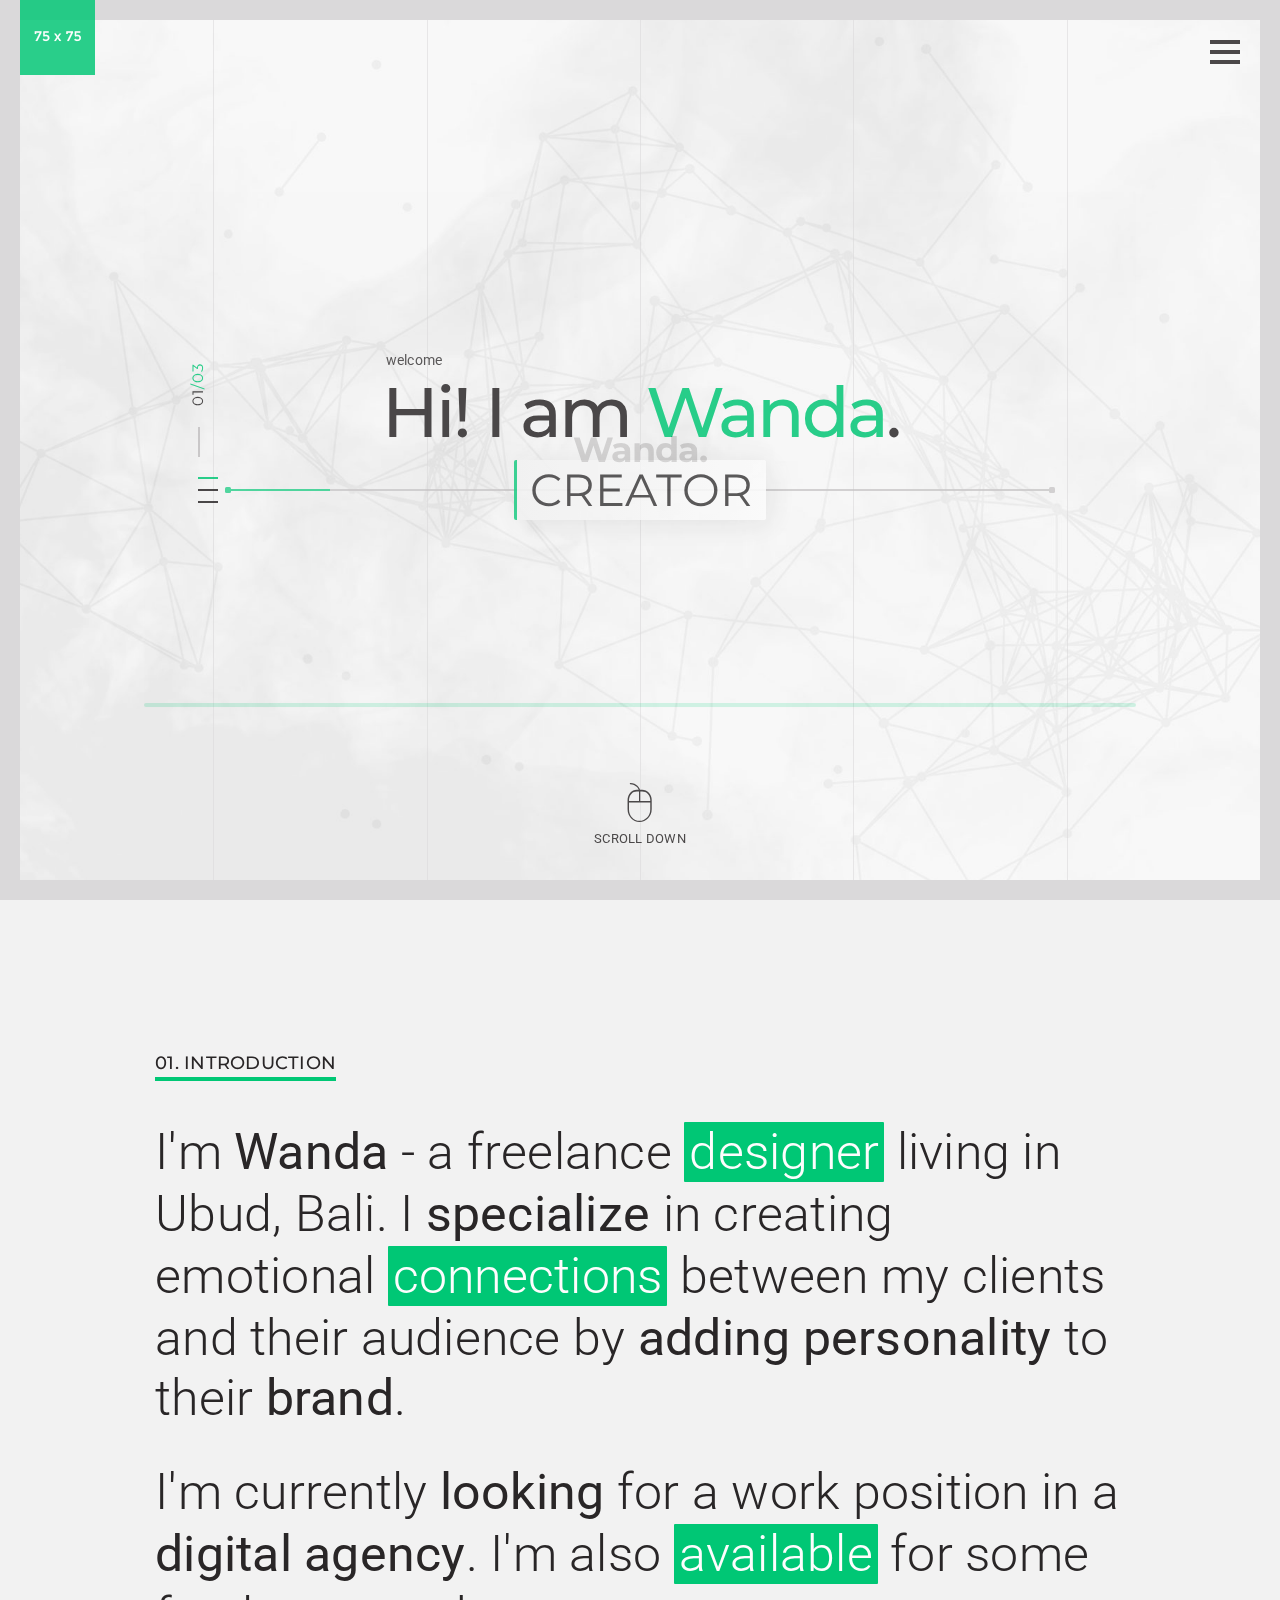
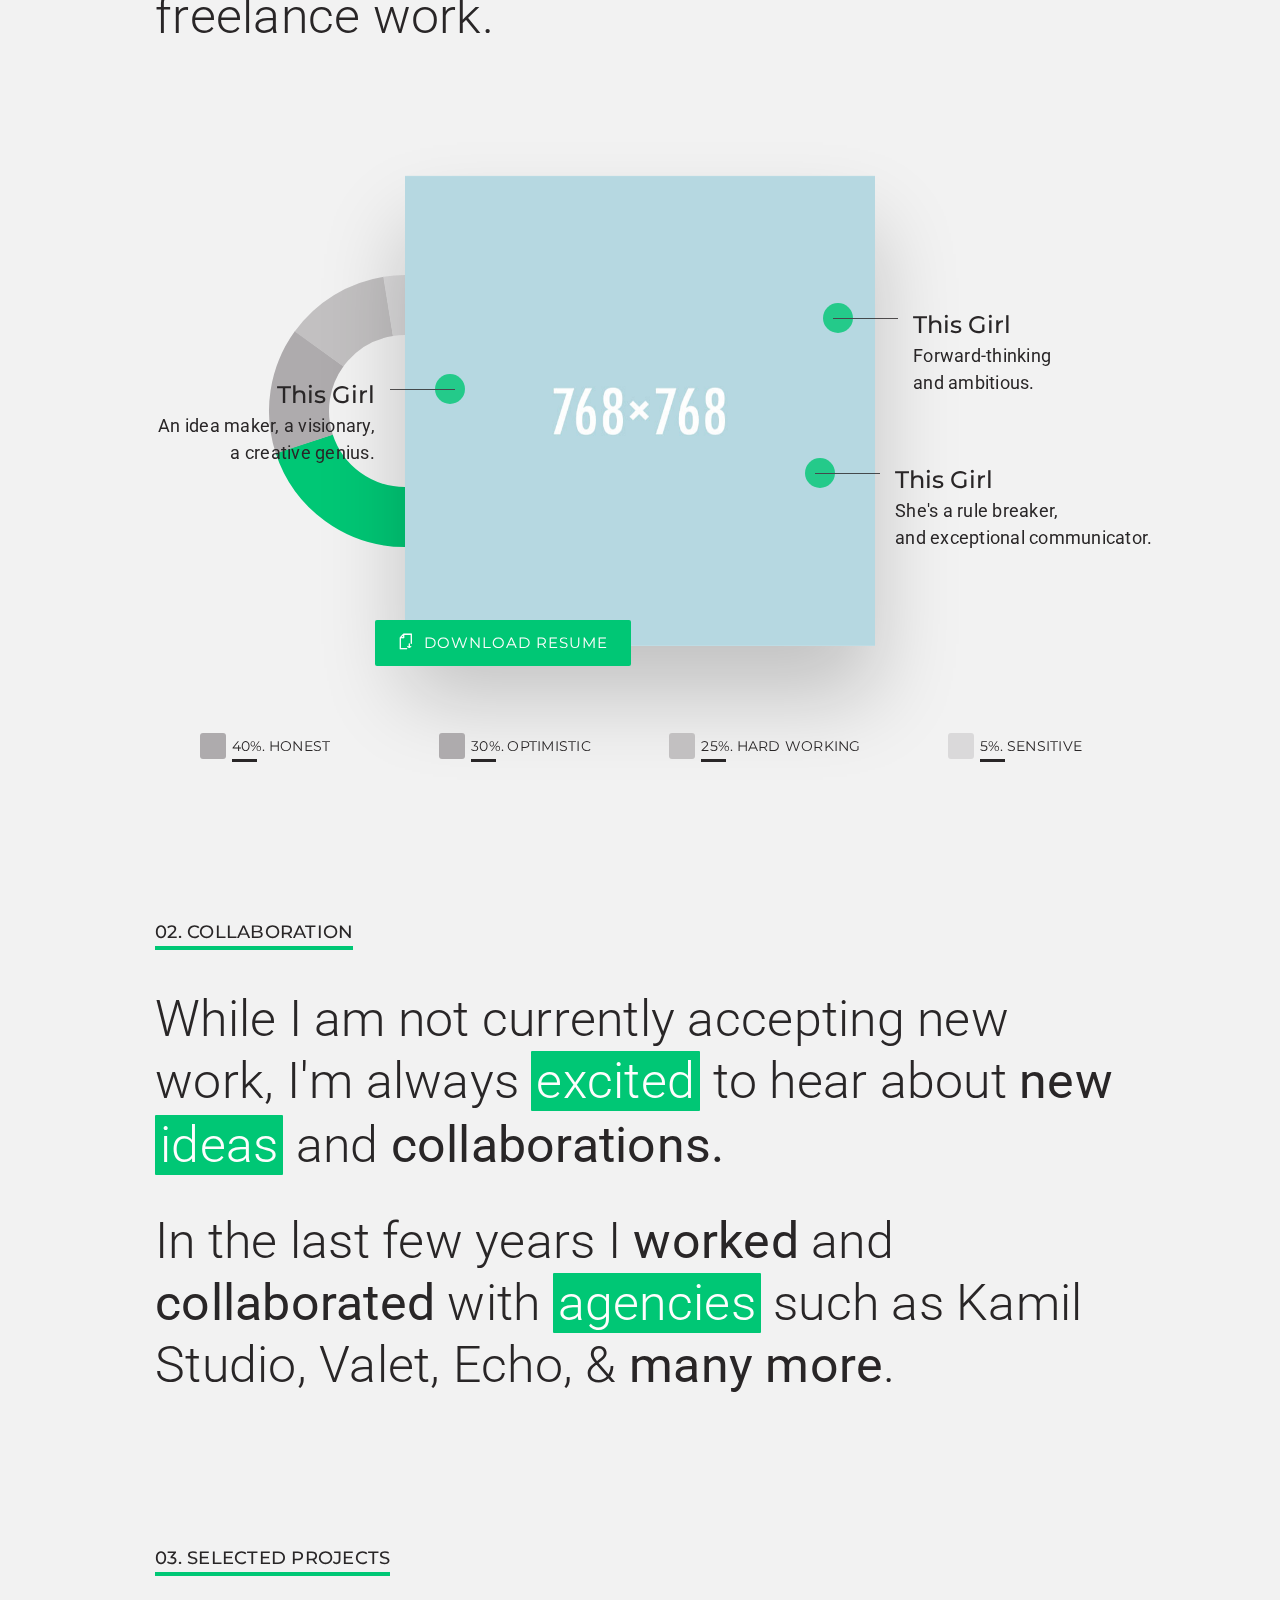
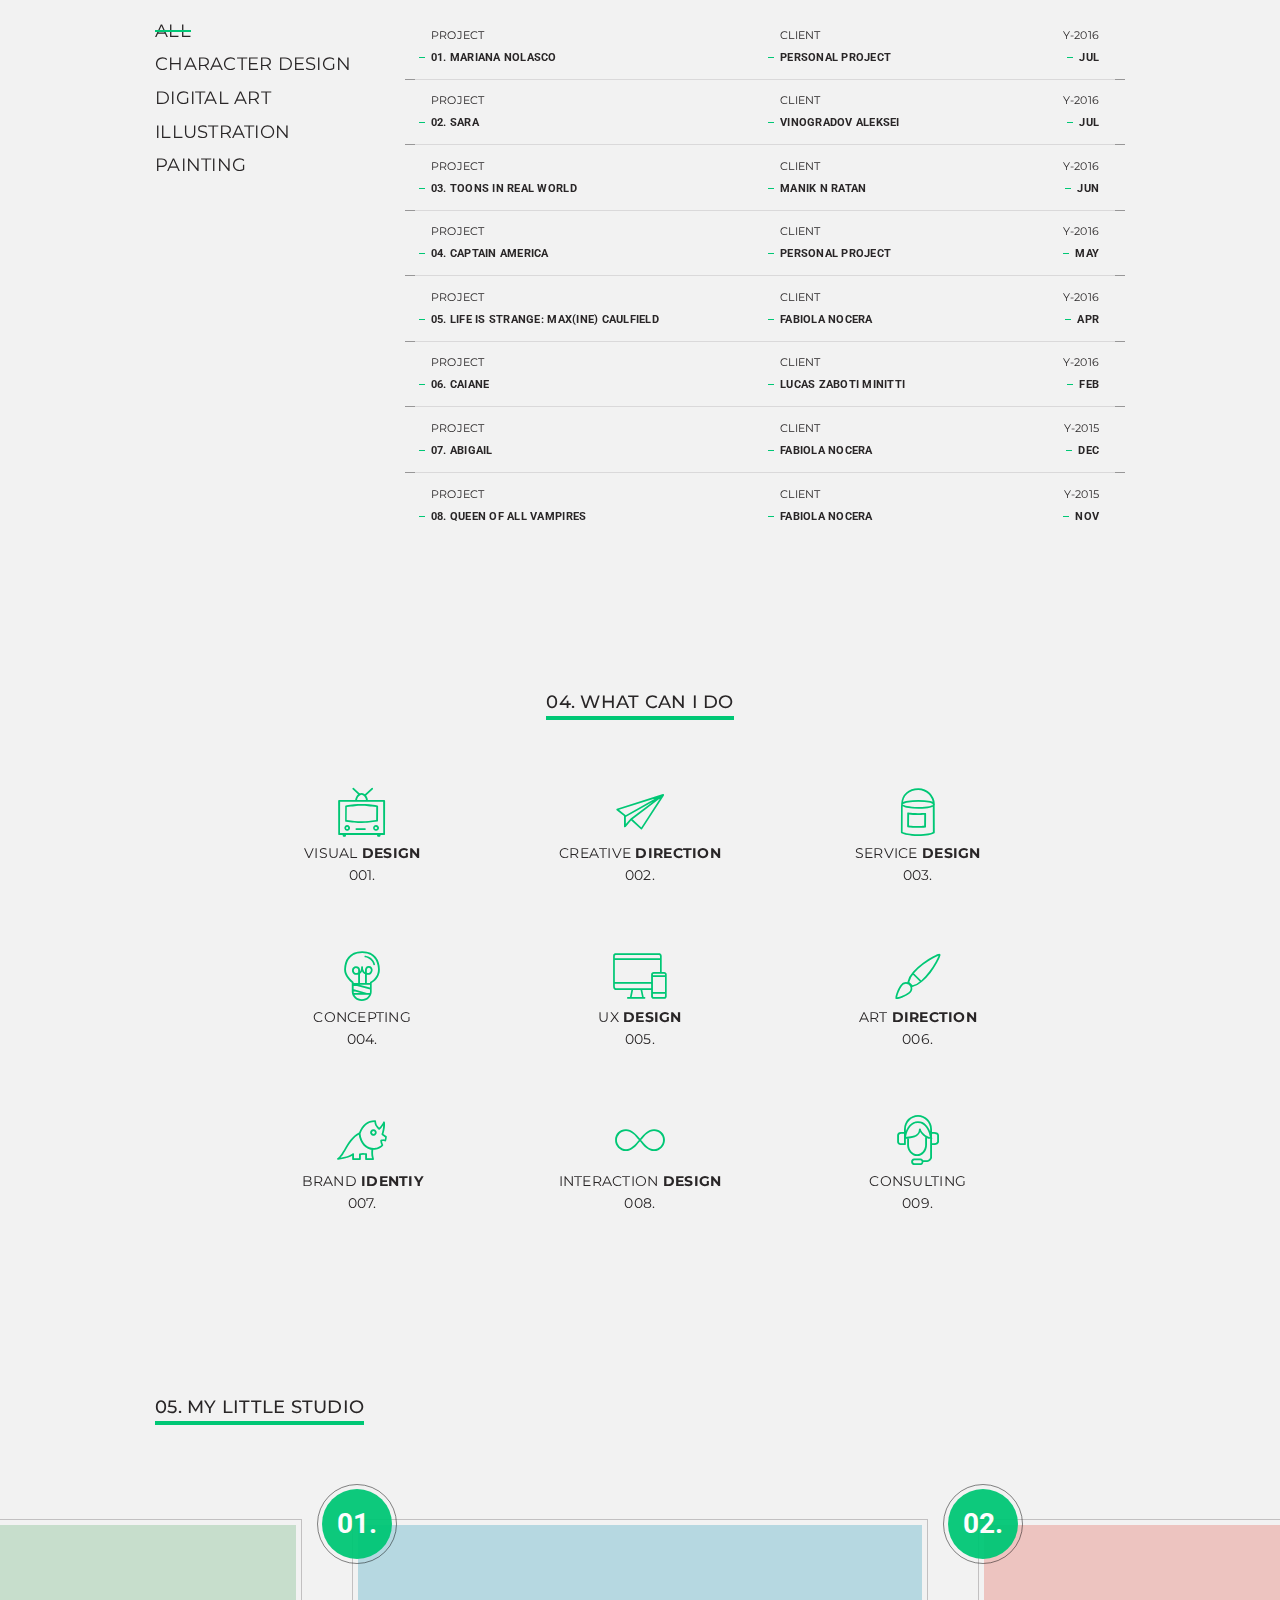
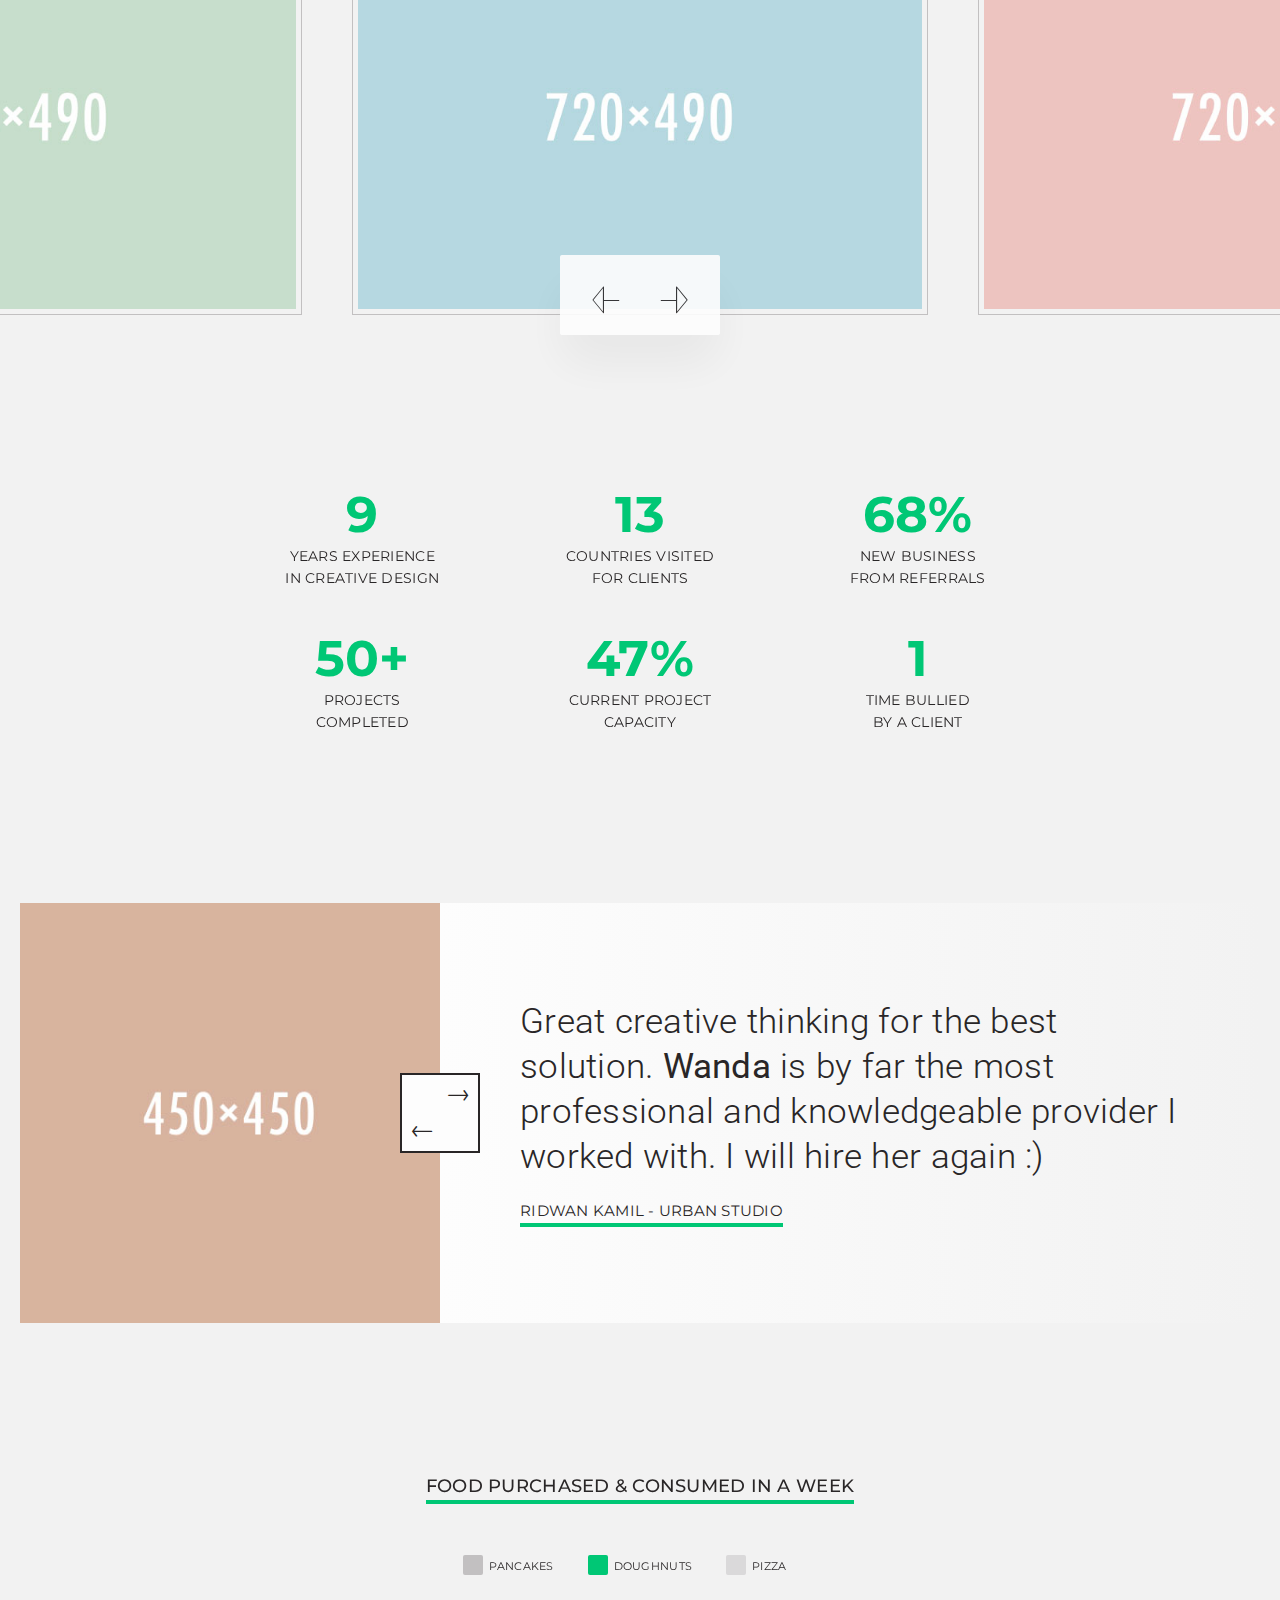
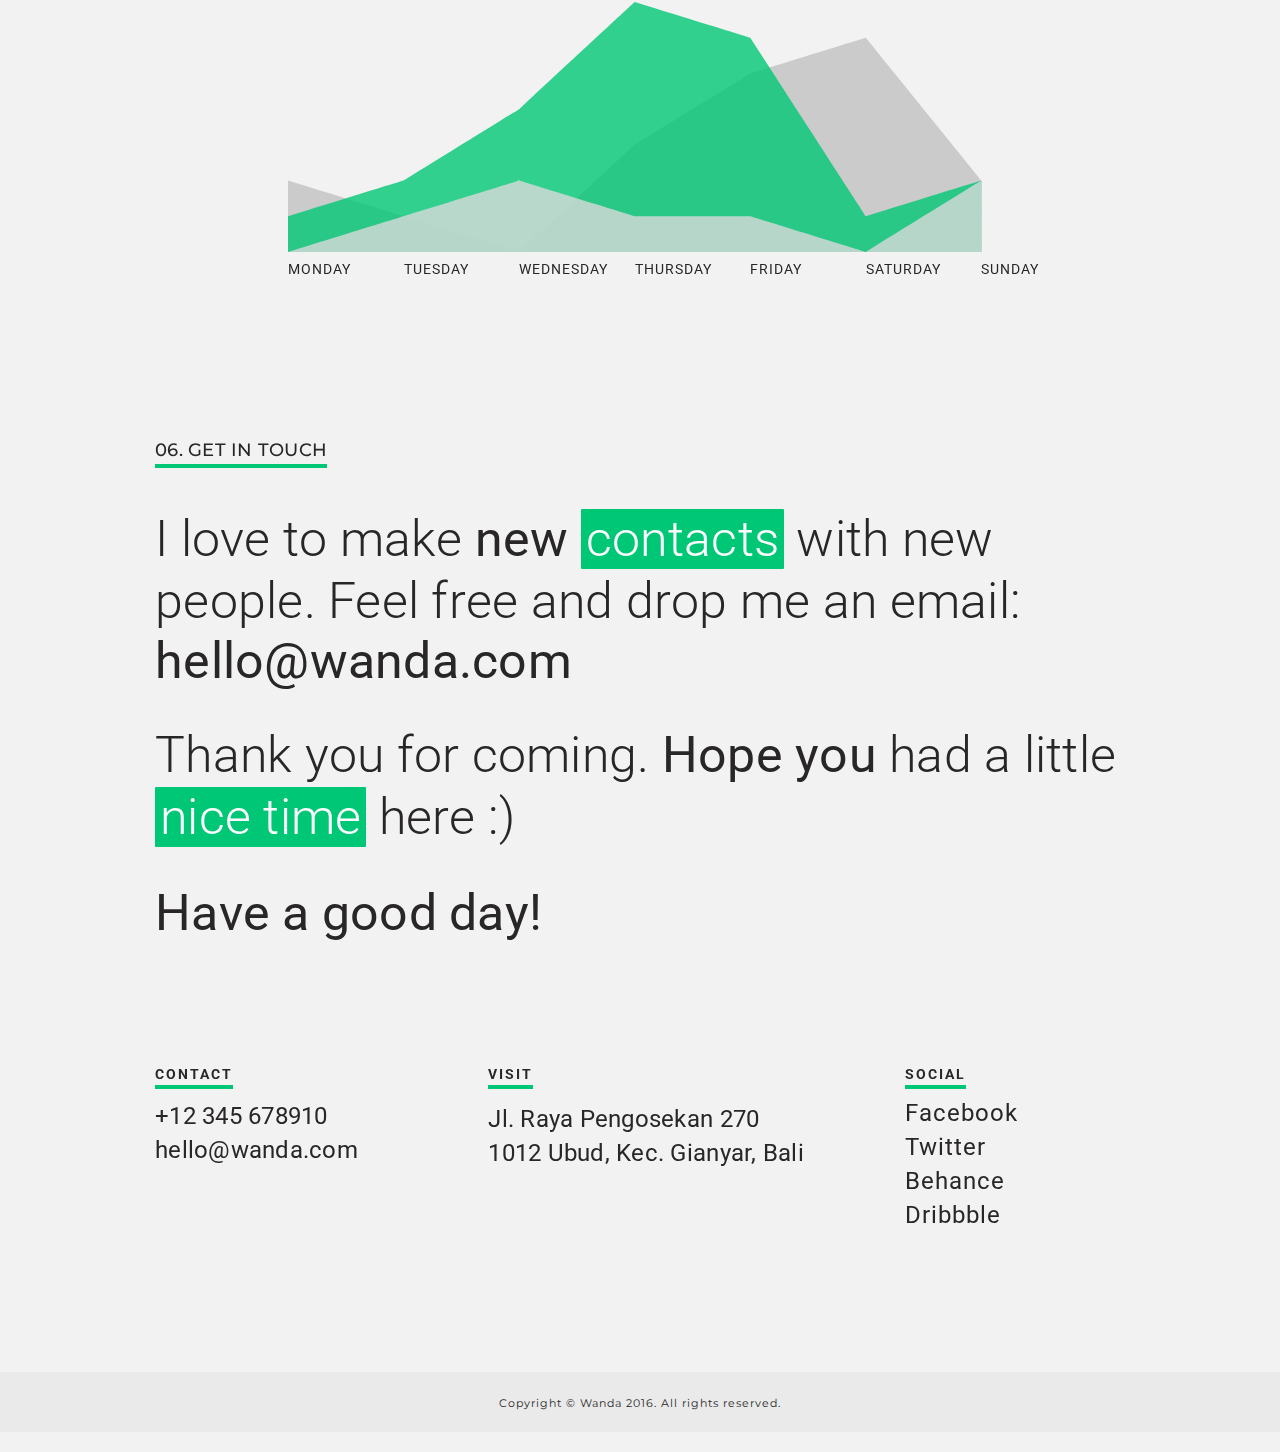
<file: preloader-custom.html>
<!doctype html>
<!--[if lt IE 7]>      <html class="no-js lt-ie9 lt-ie8 lt-ie7" lang="en"> <![endif]-->
<!--[if IE 7]>         <html class="no-js lt-ie9 lt-ie8" lang="en"> <![endif]-->
<!--[if IE 8]>         <html class="no-js lt-ie9" lang="en"> <![endif]-->
<!--[if gt IE 8]><!--> <html class="no-js" lang="en"> <!--<![endif]-->
<head>
    <meta charset="utf-8">
    <title>WANDA - The Unique Minimal Portfolio</title>
    <meta name="description" content="wanda the unique minimal portfolio"/>
    <meta name="keywords" content="wanda, minimal, portfolio theme"/>
    <meta name="viewport" content="width=device-width, initial-scale=1, maximum-scale=1.0, user-scalable=no">
    <meta http-equiv="X-UA-Compatible" content="IE=edge" />

    <!-- Loading Bootstrap CSS -->
    <link href="assets/plugins/bootstrap/css/bootstrap.min.css" rel="stylesheet" type="text/css">
    
    <!-- Loading Font Icons -->
    <link href="assets/plugins/icomoon/style.css" rel="stylesheet" type="text/css">
    <link href="assets/plugins/font-awesome/css/font-awesome.min.css" rel="stylesheet" type="text/css">
    
    <!-- Include all css plugins (below), or include individual files as needed -->
    <link href="assets/plugins/animate-css/animate.min.css" rel="stylesheet" type="text/css">
    <link href="assets/plugins/magnific-popup/magnific-popup.css" rel="stylesheet" type="text/css">
    <link href="assets/plugins/flexslider/flexslider.css" rel="stylesheet" type="text/css">
    <link href="assets/plugins/chartist-js/chartist.min.css" rel="stylesheet" type="text/css">
    <link href="assets/plugins/flickity/flickity.min.css" rel="stylesheet" type="text/css">
    
    <!-- Preloader CSS -->
    <link href="assets/plugins/jpreloader/css/jpreloader.css" rel="stylesheet" type="text/css">
    
    <!-- Main CSS -->
    <link href="assets/css/styles.min.css" rel="stylesheet" type="text/css">
    
    <!-- Color CSS -->
    <!--<link href="assets/css/colors/blue.css" rel="stylesheet" type="text/css">-->
    
    <!-- Modernizr JS for IE8 support of HTML5 elements and media queries -->
    <!--[if lt IE 8]>
    <script src="assets/plugins/modernizr/modernizr.min.js"></script>
    <![endif]-->
</head>

<body id="page-top">
    <!--[if lt IE 8]>
        <p class="browserupgrade">You are using an <strong>outdated</strong> browser. Please <a href="http://browsehappy.com/">upgrade your browser</a> to improve your experience.</p>
    <![endif]-->
    
    
    <!-- PRELOADER START -->
    <div id="jSplash" class="background-gray-light position-fixed top-0 width-100 height-100">
        <div class="background-grid">
            <div class="column"></div>
            <div class="column"></div>
            <div class="column"></div>
            <div class="column"></div>
            <div class="column"></div>
            <div class="column"></div>
        </div>
        <!-- //.background-grid -->
        
        <div class="rect">
            <div class="logo">
                <span class="display-inline-block font-family-alt text-center title-extra-large">
                    Wanda.
                </span>
            </div>
            <!-- //.logo -->
        </div>
        <!-- //.rect -->
    </div>
    <!-- //PRELOADER END -->
    
    
    
    <!-- BORDER SITE START -->
    <div class="border-site bs-top"></div>
    <div class="border-site bs-right"></div>
    <div class="border-site bs-left"></div>
    <div class="border-site bs-bottom"></div>
    <!-- //BORDER SITE END -->
    
    
    
    <!-- NAV TRIGGER START -->
    <div class="nav-trigger nav-trigger-open">
        <div class="nav-toggle">
            <span></span>
            <span></span>
            <span></span>
        </div>
        <!-- //.nav-toggle -->
    </div>
    <!-- //NAV TRIGGER END -->
    
    
    
    <!-- NAVIGATION START -->
    <nav id="navigation" class="navbar navbar-fixed-top" role="navigation">
        <div class="container-fluid display-table height-100 width-100">
            <div class="display-table-cell vertical-align-middle width-100">
                <div class="nav-trigger nav-trigger-close">
                    <span></span>
                    <span></span>
                </div>
                <!-- //.nav-trigger -->

                <ul class="nav navbar-nav font-family-alt text-extra-large text-uppercase">
                    <li class="page-scroll">
                        <a href="#hero">Home</a>
                    </li>

                    <li class="page-scroll">
                        <a href="#introduction">Introduction</a>
                    </li>

                    <li class="page-scroll">
                        <a href="#profile">Profile</a>
                    </li>

                    <li class="page-scroll">
                        <a href="#collaboration">Collaboration</a>
                    </li>

                    <li class="page-scroll">
                        <a href="#project">Projects</a>
                    </li>

                    <li class="page-scroll">
                        <a href="#studio">My Studio</a>
                    </li>

                    <li class="page-scroll">
                        <a href="#contact">Contact</a>
                    </li>
                </ul>
                <!-- //.navbar-nav -->

                <div class="nav-social no-padding-rl no-padding-bottom padding-15">
                    <div class="inner-content">
                        <ul class="list-unstyled list-inline font-family-alt no-letter-spacing text-extra-large">
                            <li>
                                <a href="#" target="_blank"><i class="fa fa-facebook"></i></a>
                            </li>

                            <li>
                                <a href="#" target="_blank"><i class="fa fa-twitter"></i></a>
                            </li>

                            <li>
                                <a href="#" target="_blank"><i class="fa fa-behance"></i></a>
                            </li>

                            <li>
                                <a href="#" target="_blank"><i class="fa fa-dribbble"></i></a>
                            </li>

                            <li>
                                <a href="#" target="_blank"><i class="fa fa-linkedin"></i></a>
                            </li>
                        </ul>

                        <span class="display-inline-block font-family-alt text-large">
                            hello@wanda.com
                        </span>
                    </div>
                    <!-- //.inner-content -->
                </div>
                <!-- //.nav-social -->
            </div>
            <!-- //.display-table-cell -->
        </div>
        <!-- //.container-fluid -->
    </nav>
    <!-- //NAVIGATION END -->
    
    
    
    <!-- HEADER START -->
    <header class="header">
        <div class="logo">
            <a href="#">
                <img src="assets/images/logo.png" alt="logo" class="img-responsive"/>
            </a>
        </div>
        <!-- //.logo -->
    </header>
    <!-- //HEADER END -->
  
    
    
    <!-- BACKGROUND GRID START -->
    <div class="background-grid">
        <div class="column"></div>
        <div class="column"></div>
        <div class="column"></div>
        <div class="column"></div>
        <div class="column"></div>
        <div class="column"></div>
    </div>
    <!-- //BACKGROUND GRID END -->
    
    
    
    <!-- SECTION - HERO START -->
    <section id="hero" class="section hero background-cover background-gray background-position-center height-100 no-padding-tb">
        <div class="section-content display-table width-100 height-100">
            <div class="container display-table-cell vertical-align-middle text-center">
                <div class="skrollable skrollable-between" data-0="opacity: 1; transform: translate3d(0px, 0px, 0px);" data-top-bottom="opacity: 0; transform: translate3d(0px, 300%, 0px);">
                    <div class="row">
                        <div class="col-md-12">
                            <div class="hero-title display-inline-block position-relative">
                                <span>welcome</span>

                                <h2 class="font-family-alt title-extra-large-4">
                                    Hi! I am <span class="text-color">Wanda</span>.
                                </h2>
                            </div>
                            <!-- //.hero-title -->
                        </div>
                        <!-- //.col-md-12 -->
                    </div>
                    <!-- //.row -->

                    <div class="row">
                        <div class="col-xs-10 col-xs-offset-1 col-md-8 col-md-offset-2">
                            <div class="text-rotator margin-1 no-margin-rl">
                                <div class="text-rotator-item">
                                    <div class="item active">
                                        <span class="font-family-alt padding-1-5 no-padding-tb text-uppercase title-extra-large-2">
                                            Creator
                                        </span>
                                    </div>
                                    <!-- //.item -->

                                    <div class="item">
                                        <span class="font-family-alt padding-1-5 no-padding-tb text-uppercase title-extra-large-2">
                                            Designer
                                        </span>
                                    </div>
                                    <!-- //.item -->

                                    <div class="item">
                                        <span class="font-family-alt padding-1-5 no-padding-tb text-uppercase title-extra-large-2">
                                            Visioner
                                        </span>
                                    </div>
                                    <!-- //.item -->
                                </div>
                                <!-- //.text-rotator-item -->
                            </div>
                            <!-- //.text-rotator -->
                        </div>
                        <!-- //.col-xs-10 -->
                    </div>
                    <!-- //.row -->
                </div>
                <!-- //.skrollable -->
            </div>
            <!-- //.container -->
        </div>
        <!-- //.section-content -->

        <div class="scroll-down skrollable skrollable-between width-100" data-0="opacity: 1; transform: translate3d(0px, 0px, 0px);" data-top-bottom="opacity: 0; transform: translate3d(0px, 300%, 0px);">
            <div class="container">
                <div class="row">
                    <div class="col-md-12">
                        <div class="page-scroll text-center">
                            <a href="#introduction"><i class="icon-Mouse-2 icon-medium"></i></a>
                            <span class="display-block text-uppercase">Scroll Down</span>
                        </div>
                        <!-- //.page-scroll -->
                    </div>
                    <!-- //.col-md-12 -->
                </div>
                <!-- //.row -->
            </div>
            <!-- //.container -->
        </div>
        <!-- //.scroll-down -->
    </section>
    <!-- //SECTION - HERO END -->
    
    
    
    <!-- SECTION - INTRODUCTION START -->
    <section id="introduction" class="section background-gray-light no-padding-bottom">
        <div class="section-content">
            <div class="container">
                <div class="row">
                    <div class="col-md-12">
                        <h3 class="section-title display-inline-block font-family-alt margin-4 no-margin-rl no-margin-top text-extra-large text-uppercase title-underline">
                            01. Introduction
                        </h3>

                        <p class="font-weight-300 title-extra-large-3">
                            I'm <span class="font-weight-400">Wanda</span> - a freelance <span class="text-highlight">designer</span> living in Ubud, Bali.
                            I <span class="font-weight-400">specialize</span> in creating emotional <span class="text-highlight">connections</span> between my clients and their audience by <span class="font-weight-400">adding personality</span> to their <span class="font-weight-400">brand</span>.
                        </p>

                        <p class="font-weight-300 margin-3-5 no-margin-bottom no-margin-rl title-extra-large-3">
                            I'm currently <span class="font-weight-400">looking</span> for a work position in a <span class="font-weight-400">digital agency</span>. I'm also <span class="text-highlight">available</span> for some freelance work.
                        </p>
                    </div>
                    <!-- //.col-md-12 -->
                </div>
                <!-- //.row -->
            </div>
            <!-- //.container -->
        </div>
        <!-- //.section-content -->
    </section>
    <!-- //SECTION - INTRODUCTION END -->
    
    
    
    <!-- SECTION - PROFILE START -->
    <section id="profile" class="section background-gray-light no-padding-bottom">
        <div class="section-content">
            <div class="container">
                <div class="row">
                    <div class="col-sm-6 col-sm-offset-3">
                        <div class="profile">
                            <div class="profile-image">
                                <img src="assets/images/profile.jpg" alt="profile image" class="img-responsive"/>

                                <div class="profile-btn-download">
                                    <a href="#" class="btn btn-medium background-color font-family-alt text-large text-uppercase text-white">
                                        <i class="icon-File-Download font-weight-700"></i> Download Resume
                                    </a>
                                </div>
                                <!-- //.profile-btn-download -->
                            </div>
                            <!-- //.profile-image -->

                            <div class="profile-description">
                                <div class="item display-table text-right">
                                    <span class="circle on-right"></span>

                                    <div class="display-table-cell vertical-align-middle">
                                        <h4 class="font-family-alt no-letter-spacing title-medium">This Girl</h4>
                                        <h5 class="font-weight-400 text-extra-large">An idea maker, a visionary,<br>a creative genius.</h5>
                                    </div>
                                    <!-- //.display-table-cell -->
                                </div>
                                <!-- //.item -->

                                <div class="item display-table text-left">
                                    <span class="circle on-left"></span>

                                    <div class="display-table-cell vertical-align-middle">
                                        <h4 class="font-family-alt no-letter-spacing title-medium">This Girl</h4>
                                        <h5 class="font-weight-400 text-extra-large">Forward-thinking<br>and ambitious.</h5>
                                    </div>
                                    <!-- //.display-table-cell -->
                                </div>
                                <!-- //.item -->

                                <div class="item display-table text-left">
                                    <span class="circle on-left"></span>

                                    <div class="display-table-cell vertical-align-middle">
                                        <h4 class="font-family-alt no-letter-spacing title-medium">This Girl</h4>
                                        <h5 class="font-weight-400 text-extra-large">She's a rule breaker,<br>and exceptional communicator.</h5>
                                    </div>
                                    <!-- //.display-table-cell -->
                                </div>
                                <!-- //.item -->
                            </div>
                            <!-- //.profile-description -->
                        </div>
                        <!-- //.profile -->
                    </div>
                    <!-- //.col-sm-6 -->
                </div>
                <!-- //.row -->

                <div class="profile-chart margin-9 no-margin-bottom no-margin-rl">
                    <div class="row">
                        <div class="item col-xs-12 col-sm-3">
                            <span class="font-family-alt text-uppercase" data-percent="40">Honest</span>
                        </div>
                        <!-- //.item -->

                        <div class="item col-xs-12 col-sm-3">
                            <span class="font-family-alt text-uppercase" data-percent="30">Optimistic</span>
                        </div>
                        <!-- //.item -->

                        <div class="item col-xs-12 col-sm-3">
                            <span class="font-family-alt text-uppercase" data-percent="25">Hard Working</span>
                        </div>
                        <!-- //.item -->

                        <div class="item col-xs-12 col-sm-3">
                            <span class="font-family-alt text-uppercase" data-percent="5">Sensitive</span>
                        </div>
                        <!-- //.item -->
                    </div>
                    <!-- //.row -->
                </div>
                <!-- //.profile-chart -->
            </div>
            <!-- //.container -->
        </div>
        <!-- //.section-content -->
    </section>
    <!-- //SECTION - PROFILE END -->
    
    
    
    <!-- SECTION - COLLABORATION START -->
    <section id="collaboration" class="section background-gray-light no-padding-bottom">
        <div class="section-content">
            <div class="container">
                <div class="row">
                    <div class="col-md-12">
                        <h3 class="section-title display-inline-block font-family-alt margin-4 no-margin-rl no-margin-top text-extra-large text-uppercase title-underline">
                            02. Collaboration
                        </h3>

                        <p class="font-weight-300 title-extra-large-3">
                            While I am not currently accepting new work, I'm always <span class="text-highlight">excited</span> to hear about <span class="font-weight-400">new</span> <span class="text-highlight">ideas</span> and <span class="font-weight-400">collaborations.</span>
                        </p>

                        <p class="font-weight-300 margin-3-5 no-margin-bottom no-margin-rl title-extra-large-3">
                            In the last few years I <span class="font-weight-400">worked</span> and <span class="font-weight-400">collaborated</span> with <span class="text-highlight">agencies</span> such as Kamil Studio, Valet, Echo, & <span class="font-weight-400">many more</span>.
                        </p>
                    </div>
                    <!-- //.col-md-12 -->
                </div>
                <!-- //.row -->
            </div>
            <!-- //.container -->
        </div>
        <!-- //.section-content -->
    </section>
    <!-- //SECTION - COLLABORATION END -->
    
    
    
    <!-- SECTION - PROJECTS START -->
    <section id="project" class="section background-gray-light no-padding-bottom">
        <div class="section-content">
            <div class="container">
                <div class="row">
                    <div class="col-md-12">
                        <h3 class="section-title display-inline-block font-family-alt margin-4 no-margin-rl no-margin-top text-extra-large text-uppercase title-underline">
                            03. Selected Projects
                        </h3>
                    </div>
                    <!-- //.col-md-12 -->
                </div>
                <!-- //.row -->

                <div class="row">
                    <div class="col-md-3">
                        <div class="project-nav position-relative">
                            <span class="font-family-alt visible-xs visible-sm text-extra-large text-uppercase">
                                Filter Project:
                            </span>

                            <ul class="font-family-alt list-unstyled text-extra-large text-uppercase">
                                <li class="active padding-1-5 no-padding-rl">
                                    <a href="#" data-filter="*" class="display-inline-block">All</a>
                                </li>

                                <li class="padding-1-5 no-padding-rl">
                                    <a href="#" data-filter=".character-design" class="display-inline-block">Character Design</a>
                                </li>

                                <li class="padding-1-5 no-padding-rl">
                                    <a href="#" data-filter=".digital-art" class="display-inline-block">Digital Art</a>
                                </li>

                                <li class="padding-1-5 no-padding-rl">
                                    <a href="#" data-filter=".illustration" class="display-inline-block">Illustration</a>
                                </li>

                                <li class="padding-1-5 no-padding-rl">
                                    <a href="#" data-filter=".painting" class="display-inline-block">Painting</a>
                                </li>
                            </ul>
                        </div>
                        <!-- //.project-nav -->
                    </div>
                    <!-- //.col-md-3 -->

                    <div class="col-md-9">
                        <div class="projects background-gray-light width-100">

                            <!-- Project Item Start -->
                            <div class="item painting"
                                data-project-title="01. Mariana Nolasco"
                                data-project-about="Mariana Nolasco 2D. Lorem ipsum dolor sit amet, consectetur adipiscing elit, sed do eiusmod tempor incididunt ut labore et dolore magna aliqua. Ut enim ad minim veniam, quis nostrud exercitation ullamco laboris nisi ut aliquip ex ea commodo consequat."
                                data-project-img="assets/images/projects/01.jpg"
                                data-project-link="https://www.behance.net/gallery/38763759/mariana-nolasco-2d">

                                <span class="hover-bg"></span>

                                <div class="row width-100">
                                    <div class="item-col col-xs-9 col-sm-6">
                                        <span class="display-block font-family-alt text-small text-uppercase">
                                            Project
                                        </span>

                                        <span class="display-inline-block font-weight-700 has-sideline text-small text-uppercase position-relative">
                                            01. Mariana Nolasco
                                        </span>
                                    </div>
                                    <!-- //.item-col -->

                                    <div class="item-col col-sm-4 hidden-xs">
                                        <span class="display-block font-family-alt text-small text-uppercase">
                                            Client
                                        </span>

                                        <span class="display-inline-block font-weight-700 has-sideline text-small text-uppercase position-relative">
                                            Personal Project
                                        </span>
                                    </div>
                                    <!-- //.item-col -->

                                    <div class="item-col col-xs-3 col-sm-2 text-right">
                                        <span class="display-block font-family-alt text-small text-uppercase">
                                            Y-2016
                                        </span>

                                        <span class="display-inline-block font-weight-700 has-sideline text-small text-uppercase position-relative">
                                            Jul
                                        </span>
                                    </div>
                                    <!-- //.item-col -->
                                </div>
                                <!-- //.row -->
                            </div>
                            <!-- //.item -->

                            <div class="item digital-art illustration"
                                data-project-title="02. Sara"
                                data-project-about="Sara. Each girl has their own interesting features. Lorem ipsum dolor sit amet, consectetur adipiscing elit, sed do eiusmod tempor incididunt ut labore et dolore magna aliqua."
                                data-project-img="assets/images/projects/02.jpg"
                                data-project-link="https://www.behance.net/gallery/33544331/Portraits-2">

                                <span class="hover-bg"></span>

                                <div class="row width-100">
                                    <div class="item-col col-xs-9 col-sm-6">
                                        <span class="display-block font-family-alt text-small text-uppercase">
                                            Project
                                        </span>

                                        <span class="display-inline-block font-weight-700 has-sideline text-small text-uppercase position-relative">
                                            02. Sara
                                        </span>
                                    </div>
                                    <!-- //.item-col -->

                                    <div class="item-col col-sm-4 hidden-xs">
                                        <span class="display-block font-family-alt text-small text-uppercase">
                                            Client
                                        </span>

                                        <span class="display-inline-block font-weight-700 has-sideline text-small text-uppercase position-relative">
                                            Vinogradov Aleksei
                                        </span>
                                    </div>
                                    <!-- //.item-col -->

                                    <div class="item-col col-xs-3 col-sm-2 text-right">
                                        <span class="display-block font-family-alt text-small text-uppercase">
                                            Y-2016
                                        </span>

                                        <span class="display-inline-block font-weight-700 has-sideline text-small text-uppercase position-relative">
                                            Jul
                                        </span>
                                    </div>
                                    <!-- //.item-col -->
                                </div>
                                <!-- //.row -->
                            </div>
                            <!-- //.item -->

                            <div class="item character-design"
                                data-project-title="03. Toons in Real World"
                                data-project-about="I enjoy spending lazy times doodling. So, I planned to post atleast one doodle a day on my Instagram profile. Lorem ipsum dolor sit amet, consectetur adipiscing elit, sed do eiusmod tempor incididunt ut labore et dolore magna aliqua."
                                data-project-img="assets/images/projects/03.jpg"
                                data-project-link="https://www.behance.net/gallery/21879307/Toons-in-Real-world">

                                <span class="hover-bg"></span>

                                <div class="row width-100">
                                    <div class="item-col col-xs-9 col-sm-6">
                                        <span class="display-block font-family-alt text-small text-uppercase">
                                            Project
                                        </span>

                                        <span class="display-inline-block font-weight-700 has-sideline text-small text-uppercase position-relative">
                                            03. Toons in Real World
                                        </span>
                                    </div>
                                    <!-- //.item-col -->

                                    <div class="item-col col-sm-4 hidden-xs">
                                        <span class="display-block font-family-alt text-small text-uppercase">
                                            Client
                                        </span>

                                        <span class="display-inline-block font-weight-700 has-sideline text-small text-uppercase position-relative">
                                            Manik n Ratan
                                        </span>
                                    </div>
                                    <!-- //.item-col -->

                                    <div class="item-col col-xs-3 col-sm-2 text-right">
                                        <span class="display-block font-family-alt text-small text-uppercase">
                                            Y-2016
                                        </span>

                                        <span class="display-inline-block font-weight-700 has-sideline text-small text-uppercase position-relative">
                                            Jun
                                        </span>
                                    </div>
                                    <!-- //.item-col -->
                                </div>
                                <!-- //.row -->
                            </div>
                            <!-- //.item -->

                            <div class="item digital-art painting"
                                data-project-title="04. Captain America"
                                data-project-about="Captain America. Lorem ipsum dolor sit amet, consectetur adipiscing elit, sed do eiusmod tempor incididunt ut labore et dolore magna aliqua. Ut enim ad minim veniam, quis nostrud exercitation ullamco laboris nisi ut aliquip ex ea commodo consequat."
                                data-project-img="assets/images/projects/04.jpg"
                                data-project-link="https://www.behance.net/gallery/37556987/capital-america">

                                <span class="hover-bg"></span>

                                <div class="row width-100">
                                    <div class="item-col col-xs-9 col-sm-6">
                                        <span class="display-block font-family-alt text-small text-uppercase">
                                            Project
                                        </span>

                                        <span class="display-inline-block font-weight-700 has-sideline text-small text-uppercase position-relative">
                                            04. Captain America
                                        </span>
                                    </div>
                                    <!-- //.item-col -->

                                    <div class="item-col col-sm-4 hidden-xs">
                                        <span class="display-block font-family-alt text-small text-uppercase">
                                            Client
                                        </span>

                                        <span class="display-inline-block font-weight-700 has-sideline text-small text-uppercase position-relative">
                                            Personal Project
                                        </span>
                                    </div>
                                    <!-- //.item-col -->

                                    <div class="item-col col-xs-3 col-sm-2 text-right">
                                        <span class="display-block font-family-alt text-small text-uppercase">
                                            Y-2016
                                        </span>

                                        <span class="display-inline-block font-weight-700 has-sideline text-small text-uppercase position-relative">
                                            May
                                        </span>
                                    </div>
                                    <!-- //.item-col -->
                                </div>
                                <!-- //.row -->
                            </div>
                            <!-- //.item -->

                            <div class="item illustration"
                                data-project-title="05. Life is Strange: Max(ine) Caulfield"
                                data-project-about="Coloring study of Max Caulfield from videogame Life is Strange. Lorem ipsum dolor sit amet, consectetur adipiscing elit, sed do eiusmod tempor incididunt ut labore et dolore magna aliqua."
                                data-project-img="assets/images/projects/05.jpg"
                                data-project-link="https://www.behance.net/gallery/38719751/Life-is-Strange-Max(ine)-Caulfield">

                                <span class="hover-bg"></span>

                                <div class="row width-100">
                                    <div class="item-col col-xs-9 col-sm-6">
                                        <span class="display-block font-family-alt text-small text-uppercase">
                                            Project
                                        </span>

                                        <span class="display-inline-block font-weight-700 has-sideline text-small text-uppercase position-relative">
                                            05. Life is Strange: Max(ine) Caulfield
                                        </span>
                                    </div>
                                    <!-- //.item-col -->

                                    <div class="item-col col-sm-4 hidden-xs">
                                        <span class="display-block font-family-alt text-small text-uppercase">
                                            Client
                                        </span>

                                        <span class="display-inline-block has-sideline font-weight-700 text-small text-uppercase position-relative">
                                            Fabiola Nocera
                                        </span>
                                    </div>
                                    <!-- //.item-col -->

                                    <div class="item-col col-xs-3 col-sm-2 text-right">
                                        <span class="display-block font-family-alt text-small text-uppercase">
                                            Y-2016
                                        </span>

                                        <span class="display-inline-block font-weight-700 has-sideline text-small text-uppercase position-relative">
                                            Apr
                                        </span>
                                    </div>
                                    <!-- //.item-col -->
                                </div>
                                <!-- //.row -->
                            </div>
                            <!-- //.item -->

                            <div class="item digital-art character-design"
                                data-project-title="06. Caiane"
                                data-project-about="A funny caricature of a pretty girl. Lorem ipsum dolor sit amet, consectetur adipiscing elit, sed do eiusmod tempor incididunt ut labore et dolore magna aliqua. Ut enim ad minim veniam, quis nostrud exercitation ullamco laboris nisi ut aliquip ex ea commodo consequat."
                                data-project-img="assets/images/projects/06.jpg"
                                data-project-link="https://www.behance.net/gallery/29073249/Caiane">

                                <span class="hover-bg"></span>

                                <div class="row width-100">
                                    <div class="item-col col-xs-9 col-sm-6">
                                        <span class="display-block font-family-alt text-small text-uppercase">
                                            Project
                                        </span>

                                        <span class="display-inline-block font-weight-700 has-sideline text-small text-uppercase position-relative">
                                            06. Caiane
                                        </span>
                                    </div>
                                    <!-- //.item-col -->

                                    <div class="item-col col-sm-4 hidden-xs">
                                        <span class="display-block font-family-alt text-small text-uppercase">
                                            Client
                                        </span>

                                        <span class="display-inline-block font-weight-700 has-sideline text-small text-uppercase position-relative">
                                            Lucas Zaboti Minitti
                                        </span>
                                    </div>
                                    <!-- //.item-col -->

                                    <div class="item-col col-xs-3 col-sm-2 text-right">
                                        <span class="display-block font-family-alt text-small text-uppercase">
                                            Y-2016
                                        </span>

                                        <span class="display-inline-block font-weight-700 has-sideline text-small text-uppercase position-relative">
                                            Feb
                                        </span>
                                    </div>
                                    <!-- //.item-col -->
                                </div>
                                <!-- //.row -->
                            </div>
                            <!-- //.item -->

                            <div class="item painting"
                                data-project-title="07. Abigail"
                                data-project-about="Abigail is an original character i created a bit ago, for a short story I had in mind. Lorem ipsum dolor sit amet, consectetur adipiscing elit, sed do eiusmod tempor incididunt ut labore et dolore magna aliqua. Ut enim ad minim veniam, quis nostrud exercitation ullamco laboris nisi ut aliquip ex ea commodo consequat."
                                data-project-img="assets/images/projects/07.jpg"
                                data-project-link="https://www.behance.net/gallery/36279473/abigail-character-design">

                                <span class="hover-bg"></span>

                                <div class="row width-100">
                                    <div class="item-col col-xs-9 col-sm-6">
                                        <span class="display-block font-family-alt text-small text-uppercase">
                                            Project
                                        </span>

                                        <span class="display-inline-block font-weight-700 has-sideline text-small text-uppercase position-relative">
                                            07. Abigail
                                        </span>
                                    </div>
                                    <!-- //.item-col -->

                                    <div class="item-col col-sm-4 hidden-xs">
                                        <span class="display-block font-family-alt text-small text-uppercase">
                                            Client
                                        </span>

                                        <span class="display-inline-block font-weight-700 has-sideline text-small text-uppercase position-relative">
                                            Fabiola Nocera
                                        </span>
                                    </div>
                                    <!-- //.item-col -->

                                    <div class="item-col col-xs-3 col-sm-2 text-right">
                                        <span class="display-block font-family-alt text-small text-uppercase">
                                            Y-2015
                                        </span>

                                        <span class="display-inline-block font-weight-700 has-sideline text-small text-uppercase position-relative">
                                            Dec
                                        </span>
                                    </div>
                                    <!-- //.item-col -->
                                </div>
                                <!-- //.row -->
                            </div>
                            <!-- //.item -->

                            <div class="item digital-art illustration"
                                data-project-title="08. Queen of All Vampires"
                                data-project-about="Redesign of Marceline the Vampire Queen from Adventure Time. Lorem ipsum dolor sit amet, consectetur adipiscing elit, sed do eiusmod tempor incididunt ut labore et dolore magna aliqua. Ut enim ad minim veniam, quis nostrud exercitation ullamco laboris nisi ut aliquip ex ea commodo consequat."
                                data-project-img="assets/images/projects/08.jpg"
                                data-project-link="https://www.behance.net/gallery/40226865/Queen-of-all-vampires">

                                <span class="hover-bg"></span>

                                <div class="row width-100">
                                    <div class="item-col col-xs-9 col-sm-6">
                                        <span class="display-block font-family-alt text-small text-uppercase">
                                            Project
                                        </span>

                                        <span class="display-inline-block font-weight-700 has-sideline text-small text-uppercase position-relative">
                                            08. Queen of All Vampires
                                        </span>
                                    </div>
                                    <!-- //.item-col -->

                                    <div class="item-col col-sm-4 hidden-xs">
                                        <span class="display-block font-family-alt text-small text-uppercase">
                                            Client
                                        </span>

                                        <span class="display-inline-block font-weight-700 has-sideline text-small text-uppercase position-relative">
                                            Fabiola Nocera
                                        </span>
                                    </div>
                                    <!-- //.item-col -->

                                    <div class="item-col col-xs-3 col-sm-2 text-right">
                                        <span class="display-block font-family-alt text-small text-uppercase">
                                            Y-2015
                                        </span>

                                        <span class="display-inline-block font-weight-700 has-sideline text-small text-uppercase position-relative">
                                            Nov
                                        </span>
                                    </div>
                                    <!-- //.item-col -->
                                </div>
                                <!-- //.row -->
                            </div>
                            <!-- //Project Item End -->

                        </div>
                        <!-- //.projects -->
                    </div>
                    <!-- //.col-md-9 -->
                </div>
                <!-- //.row -->
            </div>
            <!-- //.container -->
        </div>
        <!-- //.section-content -->
    </section>
    <!-- //SECTION - PROJECTS END -->
    
    
    
    <!-- SECTION - SERVICES START -->
    <section id="services" class="section background-gray-light no-padding-bottom">
        <div class="section-content">
            <div class="container">
                <div class="row">
                    <div class="col-md-10 col-md-offset-1">
                        <div class="text-center">
                            <h3 class="section-title display-inline-block font-family-alt margin-4 no-margin-rl no-margin-top text-extra-large text-uppercase title-underline">
                                04. What Can I Do
                            </h3>
                        </div>
                        <!-- //.text-center -->
                    </div>
                    <!-- //.col-md-10 -->
                </div>
                <!-- //.row -->

                <div class="row">
                    <div class="col-md-10 col-md-offset-1">
                        <div class="row">
                            <div class="services-item col-sm-4">
                                <div class="inner-content font-family-alt text-center">
                                    <i class="icon-Old-TV text-color title-extra-large-3"></i>

                                    <span class="display-block text-medium text-uppercase">
                                        Visual <span class="font-weight-700">Design</span>
                                    </span>

                                    <span class="display-block text-medium text-uppercase">
                                        001.
                                    </span>
                                </div>
                                <!-- //.inner-content -->
                            </div>
                            <!-- //.services-item -->

                            <div class="services-item col-sm-4">
                                <div class="inner-content font-family-alt text-center">
                                    <i class="icon-Paper-Plane text-color title-extra-large-3"></i>

                                    <span class="display-block text-medium text-uppercase">
                                        Creative <span class="font-weight-700">Direction</span>
                                    </span>

                                    <span class="display-block text-medium text-uppercase">
                                        002.
                                    </span>
                                </div>
                                <!-- //.inner-content -->
                            </div>
                            <!-- //.services-item -->

                            <div class="services-item col-sm-4">
                                <div class="inner-content font-family-alt text-center">
                                    <i class="icon-Paint-Bucket text-color title-extra-large-3"></i>

                                    <span class="display-block text-medium text-uppercase">
                                        Service <span class="font-weight-700">Design</span>
                                    </span>

                                    <span class="display-block text-medium text-uppercase">
                                        003.
                                    </span>
                                </div>
                                <!-- //.inner-content -->
                            </div>
                            <!-- //.services-item -->

                            <div class="services-item col-sm-4">
                                <div class="inner-content font-family-alt text-center">
                                    <i class="icon-Light-Bulb2 text-color title-extra-large-3"></i>

                                    <span class="display-block text-medium text-uppercase">
                                        Concepting
                                    </span>

                                    <span class="display-block text-medium text-uppercase">
                                        004.
                                    </span>
                                </div>
                                <!-- //.inner-content -->
                            </div>
                            <!-- //.services-item -->

                            <div class="services-item col-sm-4">
                                <div class="inner-content font-family-alt text-center">
                                    <i class="icon-Monitor-phone text-color title-extra-large-3"></i>

                                    <span class="display-block text-medium text-uppercase">
                                        UX <span class="font-weight-700">Design</span>
                                    </span>

                                    <span class="display-block text-medium text-uppercase">
                                        005.
                                    </span>
                                </div>
                                <!-- //.inner-content -->
                            </div>
                            <!-- //.services-item -->

                            <div class="services-item col-sm-4">
                                <div class="inner-content font-family-alt text-center">
                                    <i class="icon-Brush text-color title-extra-large-3"></i>

                                    <span class="display-block text-medium text-uppercase">
                                        Art <span class="font-weight-700">Direction</span>
                                    </span>

                                    <span class="display-block text-medium text-uppercase">
                                        006.
                                    </span>
                                </div>
                                <!-- //.inner-content -->
                            </div>
                            <!-- //.services-item -->

                            <div class="services-item col-sm-4">
                                <div class="inner-content font-family-alt text-center">
                                    <i class="icon-Dinosaur text-color title-extra-large-3"></i>

                                    <span class="display-block text-medium text-uppercase">
                                        Brand <span class="font-weight-700">Identiy</span>
                                    </span>

                                    <span class="display-block text-medium text-uppercase">
                                        007.
                                    </span>
                                </div>
                                <!-- //.inner-content -->
                            </div>
                            <!-- //.services-item -->

                            <div class="services-item col-sm-4">
                                <div class="inner-content font-family-alt text-center">
                                    <i class="icon-Inifity text-color title-extra-large-3"></i>

                                    <span class="display-block text-medium text-uppercase">
                                        Interaction <span class="font-weight-700">Design</span>
                                    </span>

                                    <span class="display-block text-medium text-uppercase">
                                        008.
                                    </span>
                                </div>
                                <!-- //.inner-content -->
                            </div>
                            <!-- //.services-item -->

                            <div class="services-item col-sm-4">
                                <div class="inner-content font-family-alt text-center">
                                    <i class="icon-Consulting text-color title-extra-large-3"></i>

                                    <span class="display-block text-medium text-uppercase">
                                        Consulting
                                    </span>

                                    <span class="display-block text-medium text-uppercase">
                                        009.
                                    </span>
                                </div>
                                <!-- //.inner-content -->
                            </div>
                            <!-- //.services-item -->
                        </div>
                        <!-- //.row -->
                    </div>
                    <!-- //.col-md-10 -->
                </div>
                <!-- //.row -->
            </div>
            <!-- //.container -->
        </div>
        <!-- //.section-content -->
    </section>
    <!-- //SECTION - SERVICES END -->
    
    
    
    <!-- SECTION - STUDIO START -->
    <section id="studio" class="section background-gray-light overflow-visible no-padding-bottom">
        <div class="section-content">
            <div class="container">
                <div class="row">
                    <div class="col-md-12">
                        <h3 class="section-title display-inline-block font-family-alt margin-4 no-margin-rl no-margin-top text-extra-large text-uppercase title-underline">
                            05. My Little Studio
                        </h3>
                    </div>
                    <!-- //.col-md-12 -->
                </div>
                <!-- //.row -->
            </div>
            <!-- //.container -->

            <div class="gallery-carousel position-relative width-100">
                <div class="gallery-cell">
                    <span class="cell-number display-block font-weight-700 text-center title-large text-white">
                        01.
                    </span>

                    <img src="assets/images/studio/01.jpg" alt=""/>
                </div>
                <!-- //.gallery-cell -->

                <div class="gallery-cell">
                    <span class="cell-number display-block font-weight-700 text-center title-large text-white">
                        02.
                    </span>

                    <img src="assets/images/studio/02.jpg" alt=""/>
                </div>
                <!-- //.gallery-cell -->

                <div class="gallery-cell">
                    <span class="cell-number display-block font-weight-700 text-center title-large text-white">
                        03.
                    </span>

                    <img src="assets/images/studio/03.jpg" alt=""/>
                </div>
                <!-- //.gallery-cell -->

                <div class="gallery-cell">
                    <span class="cell-number display-block font-weight-700 text-center title-large text-white">
                        04.
                    </span>

                    <img src="assets/images/studio/04.jpg" alt=""/>
                </div>
                <!-- //.gallery-cell -->

                <div class="gallery-cell">
                    <span class="cell-number display-block font-weight-700 text-center title-large text-white">
                        05.
                    </span>

                    <img src="assets/images/studio/05.jpg" alt=""/>
                </div>
                <!-- //.gallery-cell -->

                <div class="gallery-cell">
                    <span class="cell-number display-block font-weight-700 text-center title-large text-white">
                        06.
                    </span>

                    <img src="assets/images/studio/06.jpg" alt=""/>
                </div>
                <!-- //.gallery-cell -->

                <div class="gallery-cell">
                    <span class="cell-number display-block font-weight-700 text-center title-large text-white">
                        07.
                    </span>

                    <img src="assets/images/studio/07.jpg" alt=""/>
                </div>
                <!-- //.gallery-cell -->

                <div class="gallery-nav background-white opacity-9 position-absolute">
                    <i class="icon-Triangle-ArrowLeft nav-previous display-block text-center title-large position-absolute"></i>
                    <i class="icon-Triangle-ArrowRight nav-next display-block text-center title-large position-absolute"></i>
                </div>
                <!-- //.gallery-nav -->
            </div>
            <!-- //.gallery-carousel -->
        </div>
        <!-- //.section-content -->
    </section>
    <!-- //SECTION - STUDIO END -->
    
    
    
    <!-- SECTION - MILESTONES START -->
    <section id="milestones" class="section background-gray-light no-padding-bottom">
        <div class="section-content">
            <div class="container">
                <div class="row">
                    <div class="col-md-10 col-md-offset-1">
                        <div class="row">
                            <div class="milestones-item col-sm-4">
                                <div class="inner-content font-family-alt text-center">
                                    <span class="display-block font-weight-700 text-color title-extra-large-3">
                                        9
                                    </span>

                                    <span class="display-block text-medium text-uppercase">
                                        Years Experience
                                        <br>
                                        in Creative Design
                                    </span>
                                </div>
                            </div>
                            <!-- //.milestones-item -->

                            <div class="milestones-item col-sm-4">
                                <div class="inner-content font-family-alt text-center">
                                    <span class="display-block font-weight-700 text-color title-extra-large-3">
                                        13
                                    </span>

                                    <span class="display-block text-medium text-uppercase">
                                        Countries Visited
                                        <br>
                                        for Clients
                                    </span>
                                </div>
                                <!-- //.inner-content -->
                            </div>
                            <!-- //.milestones-item -->

                            <div class="milestones-item col-sm-4">
                                <div class="inner-content font-family-alt text-center">
                                    <span class="display-block font-weight-700 text-color title-extra-large-3">
                                        68%
                                    </span>

                                    <span class="display-block text-medium text-uppercase">
                                        New Business
                                        <br>
                                        from Referrals
                                    </span>
                                </div>
                                <!-- //.inner-content -->
                            </div>
                            <!-- //.milestones-item -->

                            <div class="milestones-item col-sm-4">
                                <div class="inner-content font-family-alt text-center">
                                    <span class="display-block font-weight-700 text-color title-extra-large-3">
                                        50+
                                    </span>

                                    <span class="display-block text-medium text-uppercase">
                                        Projects
                                        <br>
                                        Completed
                                    </span>
                                </div>
                                <!-- //.inner-content -->
                            </div>
                            <!-- //.milestones-item -->

                            <div class="milestones-item col-sm-4">
                                <div class="inner-content font-family-alt text-center">
                                    <span class="display-block font-weight-700 text-color title-extra-large-3">
                                        47%
                                    </span>

                                    <span class="display-block text-medium text-uppercase">
                                        Current Project
                                        <br>
                                        Capacity
                                    </span>
                                </div>
                                <!-- //.inner-content -->
                            </div>
                            <!-- //.milestones-item -->

                            <div class="milestones-item col-sm-4">
                                <div class="inner-content font-family-alt text-center">
                                    <span class="display-block font-weight-700 text-color title-extra-large-3">
                                        1
                                    </span>

                                    <span class="display-block text-medium text-uppercase">
                                        Time Bullied
                                        <br>
                                        by a Client
                                    </span>
                                </div>
                                <!-- //.inner-content -->
                            </div>
                            <!-- //.milestones-item -->
                        </div>
                        <!-- //.row -->
                    </div>
                    <!-- //.col-md-12 -->
                </div>
                <!-- //.row -->
            </div>
            <!-- //.container -->
        </div>
        <!-- //.section-content -->
    </section>
    <!-- //SECTION - MILESTONES END -->
    
    
    
    <!-- SECTION - TESTIMONIAL START -->
    <section id="testimonial" class="section background-gray-light no-padding-bottom">
        <div class="section-content">
            <div class="testimonial-slider flexslider">
                <div class="slides">
                    <div class="item position-relative width-100">
                        <div class="testimonial-image height-100 position-absolute">
                            <img src="assets/images/testimonial/01.jpg" alt="" class="img-responsive"/>
                        </div>
                        <!-- //.testimonial-image -->

                        <div class="testimonial-content height-100">
                            <div class="display-table height-100">
                                <div class="display-table-cell vertical-align-middle">
                                    <p class="testimonial-quote display-block font-weight-300 title-extra-large">
                                        Great creative thinking for the best solution. <span class="font-weight-400">Wanda</span> is by far the most professional and knowledgeable provider I worked with. I will hire her again :)
                                    </p>

                                    <p class="testimonial-author display-inline-block font-family-alt margin-3 no-margin-bottom no-margin-rl text-large text-uppercase title-underline">
                                        Ridwan Kamil - Urban Studio
                                    </p>
                                </div>
                                <!-- //.display-table-cell -->
                            </div>
                            <!-- //.display-table -->
                        </div>
                        <!-- //.testimonial-content -->
                    </div>
                    <!-- //.item -->

                    <div class="item position-relative width-100">
                        <div class="testimonial-image height-100 position-absolute">
                            <img src="assets/images/testimonial/02.jpg" alt="" class="img-responsive"/>
                        </div>
                        <!-- //.testimonial-image -->

                        <div class="testimonial-content height-100">
                            <div class="display-table height-100">
                                <div class="display-table-cell vertical-align-middle">
                                    <p class="testimonial-quote display-block font-weight-300 title-extra-large">
                                        <span class="font-weight-400">Wanda</span> technical knowledge and branding experience came together and resulted in a site that is not only catching and interesting, but also one that is user-friendly.
                                    </p>

                                    <p class="testimonial-author display-inline-block font-family-alt margin-3 no-margin-bottom no-margin-rl text-large text-uppercase title-underline">
                                        Chairul Tanjung - Transmedia
                                    </p>
                                </div>
                                <!-- //.display-table-cell -->
                            </div>
                            <!-- //.display-table -->
                        </div>
                        <!-- //.testimonial-content -->
                    </div>
                    <!-- //.item -->

                    <div class="item position-relative width-100">
                        <div class="testimonial-image height-100 position-absolute">
                            <img src="assets/images/testimonial/03.jpg" alt="" class="img-responsive"/>
                        </div>
                        <!-- //.testimonial-image -->

                        <div class="testimonial-content height-100">
                            <div class="display-table height-100">
                                <div class="display-table-cell vertical-align-middle">
                                    <p class="testimonial-quote display-block font-weight-300 title-extra-large">
                                        As always <span class="font-weight-400">Wanda</span> did an excellent job in just few hours. Great communication and fast excecution. Thanks for great work :)
                                    </p>

                                    <p class="testimonial-author display-inline-block font-family-alt margin-3 no-margin-bottom no-margin-rl text-large text-uppercase title-underline">
                                        Eka Sari Lorena - Lorena Group
                                    </p>
                                </div>
                                <!-- //.display-table-cell -->
                            </div>
                            <!-- //.display-table -->
                        </div>
                        <!-- //.testimonial-content -->
                    </div>
                    <!-- //.item -->

                    <div class="item position-relative width-100">
                        <div class="testimonial-image height-100 position-absolute">
                            <img src="assets/images/testimonial/04.jpg" alt="" class="img-responsive"/>
                        </div>
                        <!-- //.testimonial-image -->

                        <div class="testimonial-content height-100">
                            <div class="display-table height-100">
                                <div class="display-table-cell vertical-align-middle">
                                    <p class="testimonial-quote display-block font-weight-300 title-extra-large">
                                        We called on <span class="font-weight-400">Wanda</span> to help us deliver on few projects with tight deadlines. She seamlessly integrated into our workflow and quickly became a key part of our team. Great job!
                                    </p>

                                    <p class="testimonial-author display-inline-block font-family-alt margin-3 no-margin-bottom no-margin-rl text-large text-uppercase title-underline">
                                        Wishnutama Kusubandio - Net Mediatama
                                    </p>
                                </div>
                                <!-- //.display-table-cell -->
                            </div>
                            <!-- //.display-table -->
                        </div>
                        <!-- //.testimonial-content -->
                    </div>
                    <!-- //.item -->
                </div>
                <!-- //.slides -->

                <div class="testimonial-slider-nav">
                    <i class="nav-previous icon-Left display-block font-weight-700 text-center title-small position-absolute"></i>
                    <i class="nav-next icon-Right display-block font-weight-700 text-center title-small position-absolute"></i>
                </div>
                <!-- //.testimonial-slider-nav -->
            </div>
            <!-- //.testimonial-slider -->
        </div>
        <!-- //.section-content -->
    </section>
    <!-- //SECTION - TESTIMONIAL END -->
    
    
    
    <!-- SECTION - STATS START -->
    <section id="stats" class="section background-gray-light no-padding-bottom">
        <div class="section-content">
            <div class="container">
                <div class="row">
                    <div class="col-md-10 col-md-offset-1">
                        <div class="text-center">
                            <h3 class="section-title display-inline-block font-family-alt text-extra-large text-uppercase title-underline">
                                Food Purchased & Consumed in a Week
                            </h3>
                        </div>
                        <!-- //.text-center -->

                        <div id="area-chart" class="area-chart-wrapper">
                            <div class="area-chart-graph"></div>

                            <div class="area-chart-data display-none">
                                <div class="area-chart-label">
                                    <span>Monday</span>
                                    <span>Tuesday</span>
                                    <span>Wednesday</span>
                                    <span>Thursday</span>
                                    <span>Friday</span>
                                    <span>Saturday</span>
                                    <span>Sunday</span>
                                </div>
                                <!-- //.area-chart-label -->

                                <div class="area-chart-series">
                                    <div class="series" data-legend="Pancakes">
                                        <span>3</span>
                                        <span>2</span>
                                        <span>1</span>
                                        <span>4</span>
                                        <span>6</span>
                                        <span>7</span>
                                        <span>3</span>
                                    </div>
                                    <!-- //.series -->

                                    <div class="series" data-legend="Doughnuts">
                                        <span>2</span>
                                        <span>3</span>
                                        <span>5</span>
                                        <span>8</span>
                                        <span>7</span>
                                        <span>2</span>
                                        <span>3</span>
                                    </div>
                                    <!-- //.series -->

                                    <div class="series" data-legend="Pizza">
                                        <span>1</span>
                                        <span>2</span>
                                        <span>3</span>
                                        <span>2</span>
                                        <span>2</span>
                                        <span>1</span>
                                        <span>3</span>
                                    </div>
                                    <!-- //.series -->
                                </div>
                                <!-- //.area-chart-series -->
                            </div>
                            <!-- //.area-chart-data -->
                        </div>
                        <!-- //.area-chart-wrapper -->
                    </div>
                    <!-- //.col-md-10 -->
                </div>
                <!-- //.row -->
            </div>
            <!-- //.container -->
        </div>
        <!-- //.section-content -->
    </section>
    <!-- //SECTION - STATS END -->
    
    
    
    <!-- SECTION - CONTACT START -->
    <section id="contact" class="section background-gray-light no-padding-bottom">
        <div class="section-content">
            <div class="container">
                <div class="row">
                    <div class="col-md-12">
                        <h3 class="section-title display-inline-block font-family-alt margin-4 no-margin-rl no-margin-top text-extra-large text-uppercase title-underline">
                            06. Get in Touch
                        </h3>

                        <p class="font-weight-300 title-extra-large-3">
                            I love to make <span class="font-weight-400">new</span> <span class="text-highlight">contacts</span> with new people.
                            Feel free and drop me an email: <span class="display-inline-block font-weight-400">hello@wanda.com</span>
                        </p>

                        <p class="font-weight-300 margin-3-5 no-margin-bottom no-margin-rl title-extra-large-3">
                            Thank you for coming. <span class="font-weight-400">Hope you </span> had a little <span class="text-highlight">nice time</span> here :)
                        </p>

                        <p class="margin-3-5 no-margin-bottom no-margin-rl title-extra-large-3">
                            Have a good day!
                        </p>
                    </div>
                    <!-- //.col-md-12 -->
                </div>
                <!-- //.row -->
            </div>
            <!-- //.container -->
        </div>
        <!-- //.section-content -->
    </section>
    <!-- //SECTION - CONTACT END -->
    
    
    
    <!-- FOOTER START -->
    <footer class="section footer background-gray-light">
        <div class="section-content">
            <div class="container">
                <div class="row">
                    <div class="footer-column col-sm-4">
                        <span class="display-inline-block font-weight-700 letter-spacing-2 margin-3-5 no-margin-rl no-margin-top text-medium text-uppercase title-underline">
                            Contact
                        </span>

                        <ul class="list-unstyled title-medium">
                            <li>+12 345 678910</li>
                            <li>hello@wanda.com</li>
                        </ul>
                    </div>
                    <!-- //.footer-column -->

                    <div class="footer-column col-sm-5">
                        <span class="display-inline-block font-weight-700 letter-spacing-2 margin-3-5 no-margin-rl no-margin-top text-medium text-uppercase title-underline">
                            Visit
                        </span>

                        <ul class="list-unstyled title-medium">
                            <li>Jl. Raya Pengosekan 270</li>
                            <li>1012 Ubud, Kec. Gianyar, Bali</li>
                        </ul>
                    </div>
                    <!-- //.footer-column -->

                    <div class="footer-column col-sm-3 text-medium">
                        <span class="display-inline-block font-weight-700 letter-spacing-2 margin-3-5 no-margin-rl no-margin-top text-medium text-uppercase title-underline">
                            Social
                        </span>

                        <ul class="list-unstyled letter-spacing-1 title-medium">
                            <li><a href="#" target="_blank">Facebook</a></li>
                            <li><a href="#" target="_blank">Twitter</a></li>
                            <li><a href="#" target="_blank">Behance</a></li>
                            <li><a href="#" target="_blank">Dribbble</a></li>
                        </ul>
                    </div>
                    <!-- //.footer-column -->
                </div>
                <!-- //.row -->
            </div>
            <!-- //.container -->
        </div>
        <!-- //.section-content -->
        
        <div class="copyright background-gray position-absolute text-center width-100">
            <span class="font-family-alt letter-spacing-1 line-height-none text-small">
                Copyright &copy; Wanda 2016. All rights reserved.
            </span>
        </div>
        <!-- //.copyright -->
    </footer>
    <!-- //FOOTER END -->
    
    
    <!-- Loading jQuery -->
    <script src="assets/plugins/jquery/jquery.min.js"></script>
    
    <!-- Loading Bootstrap JS -->
    <script src="assets/plugins/bootstrap/js/bootstrap.min.js"></script>
    
    <!-- Include all js plugins (below) -->
    <script src="assets/plugins/debouncer/debouncer.js"></script>
    <script src="assets/plugins/easing/jquery.easing.min.js"></script>
    <script src="assets/plugins/skrollr/skrollr.min.js"></script>
    <script src="assets/plugins/chartist-js/chartist.min.js"></script>
    <script src="assets/plugins/isotope/isotope.pkgd.min.js"></script>
    <script src="assets/plugins/magnific-popup/jquery.magnific-popup.min.js"></script>
    <script src="assets/plugins/flexslider/jquery.flexslider-min.js"></script>
    <script src="assets/plugins/tiny-scrollbar/jquery.tinyscrollbar.min.js"></script>
    <script src="assets/plugins/flickity/flickity.pkgd.min.js"></script>
    
    <!-- Preloader JS -->
    <script src="assets/plugins/jpreloader/js/jpreloader.min.js"></script>
    
    <!-- Loading Theme JS -->
    <script src="assets/js/main.js"></script>
    <script src="assets/js/text-rotator.js"></script>
    <script src="assets/js/project.js"></script>
    
</body>
</html>
</file>
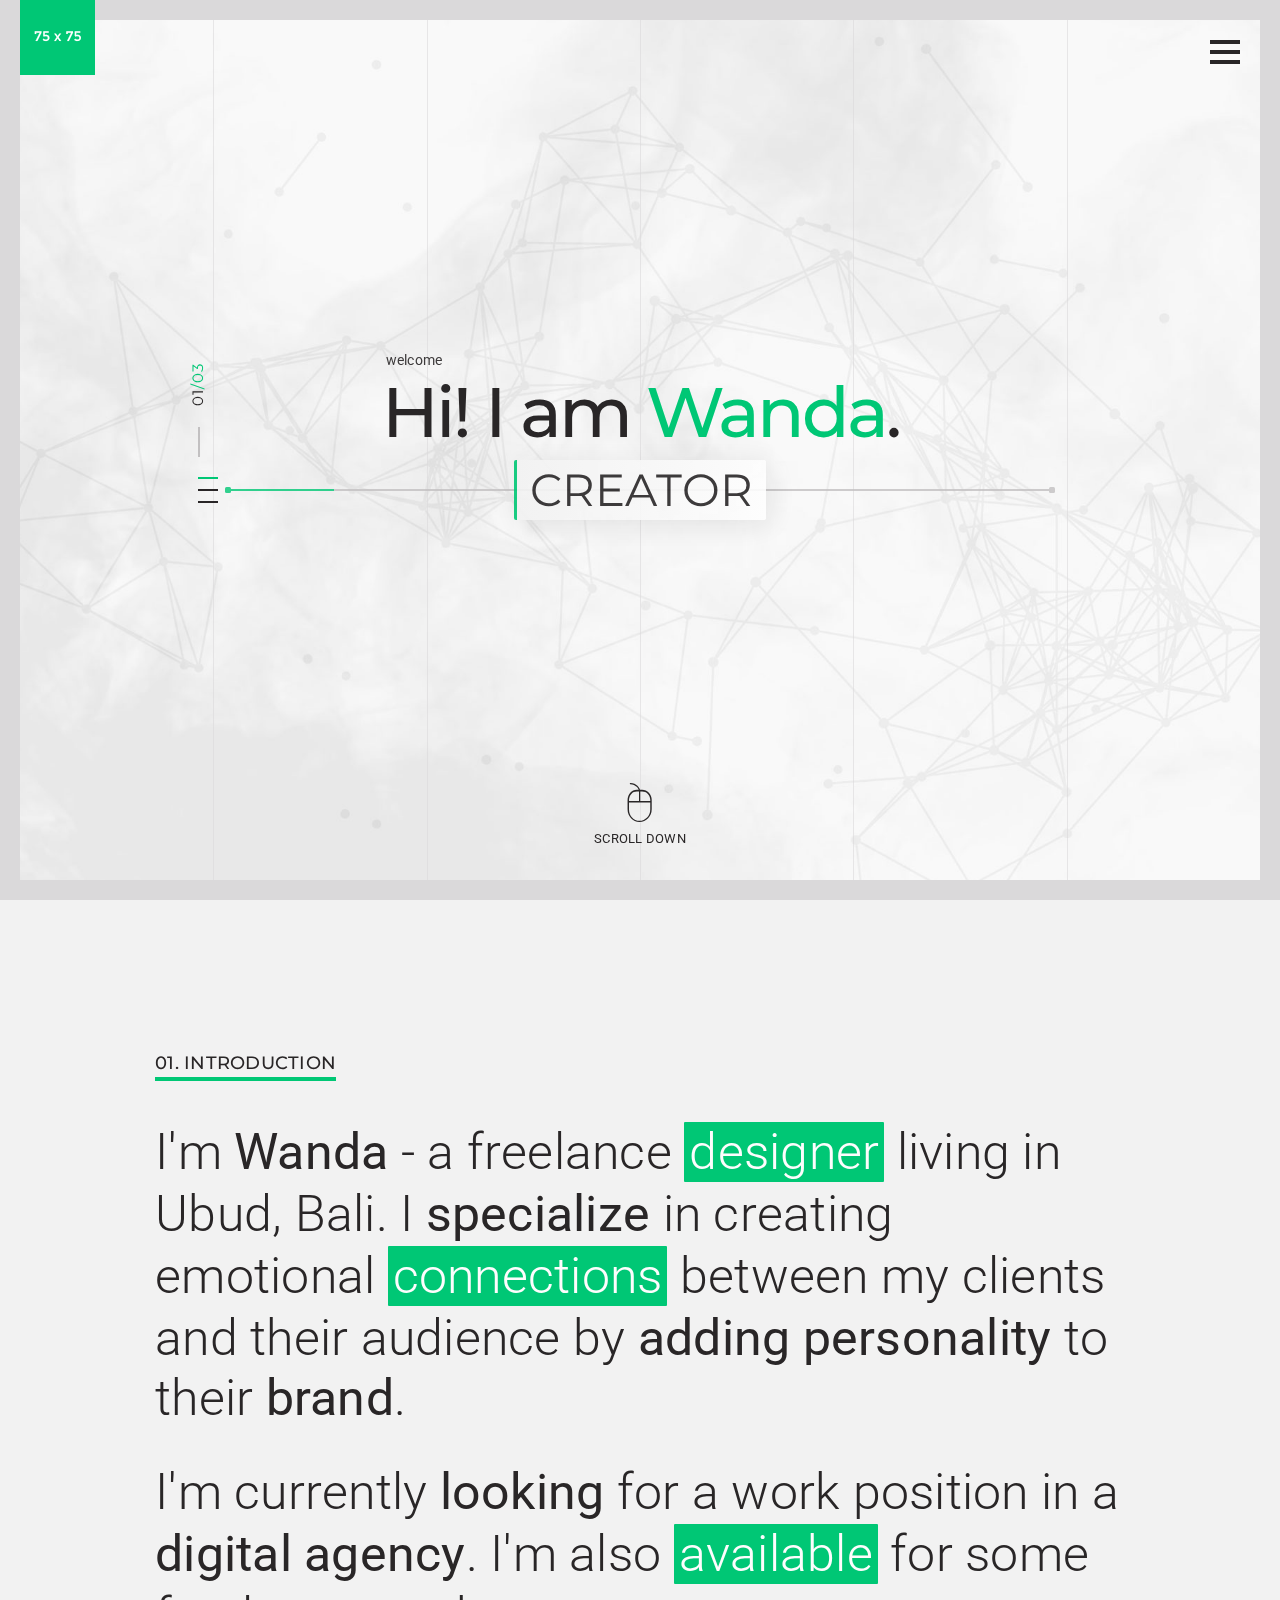
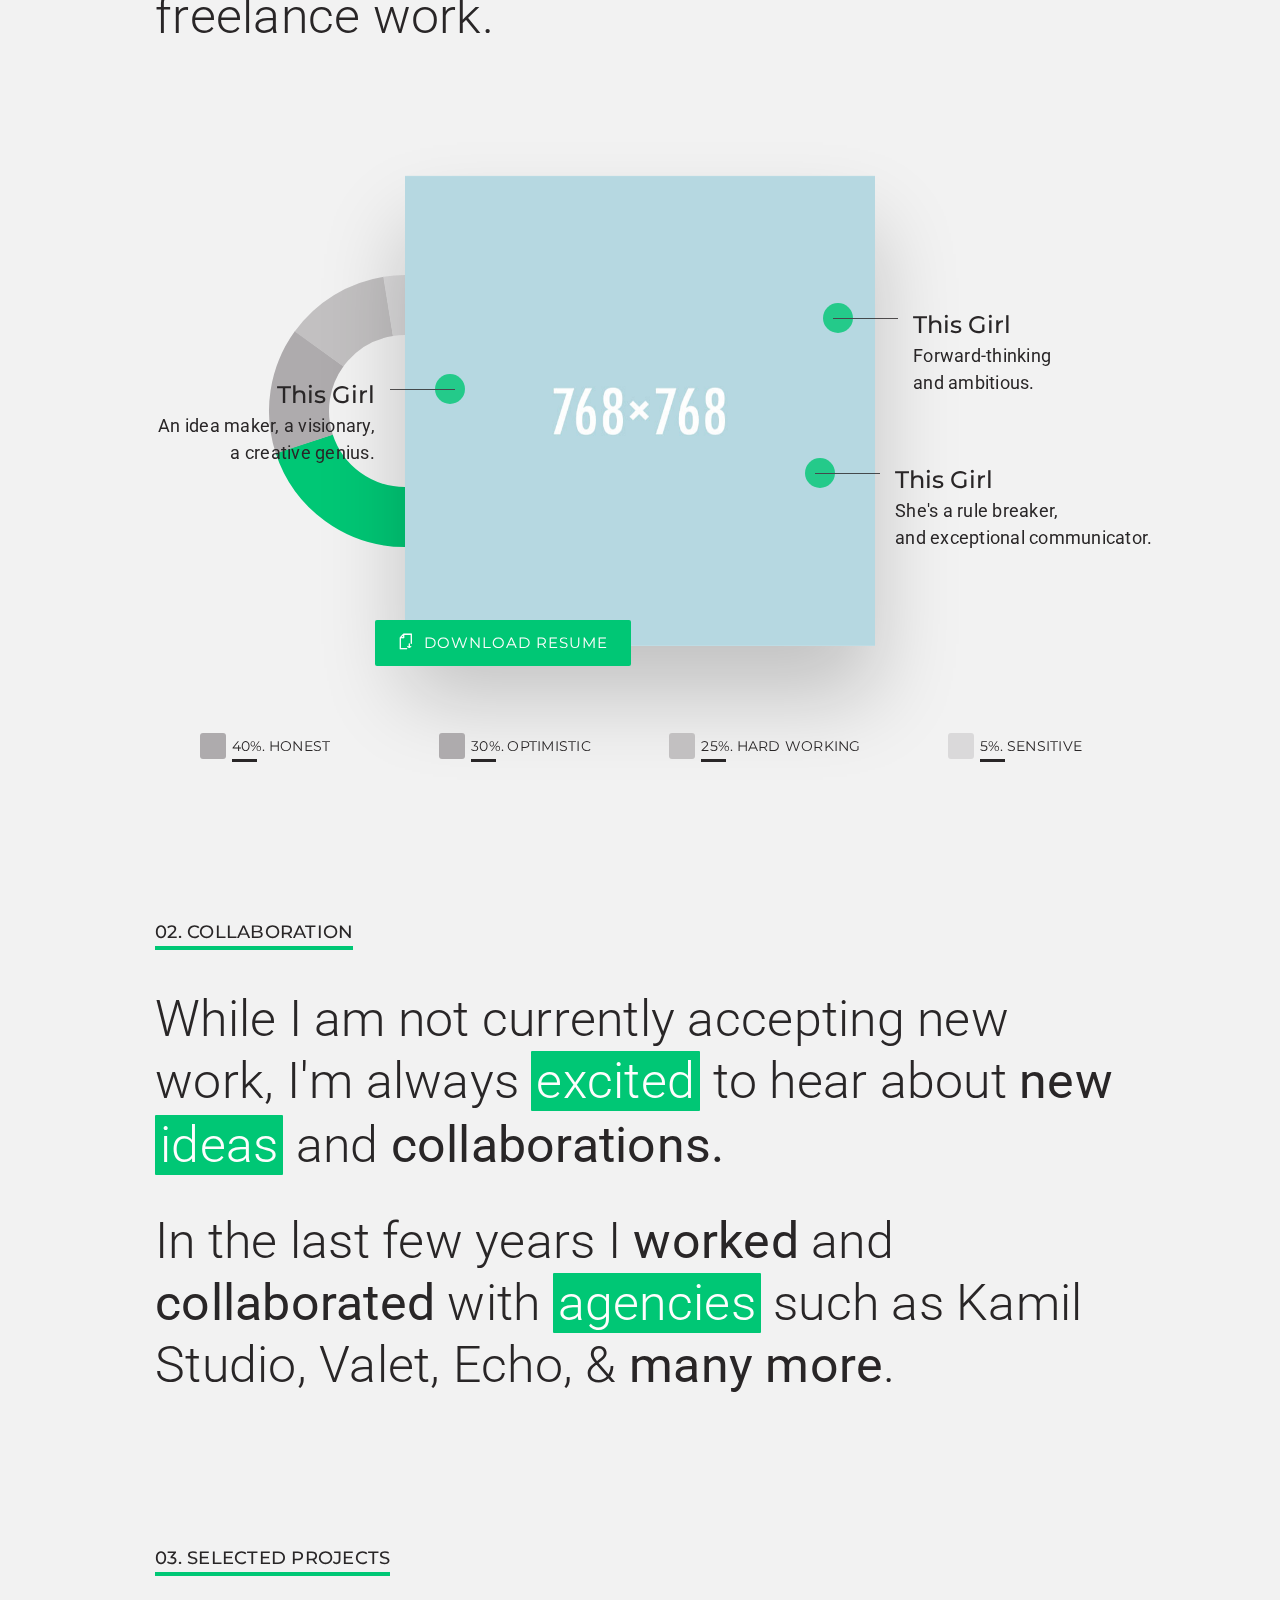
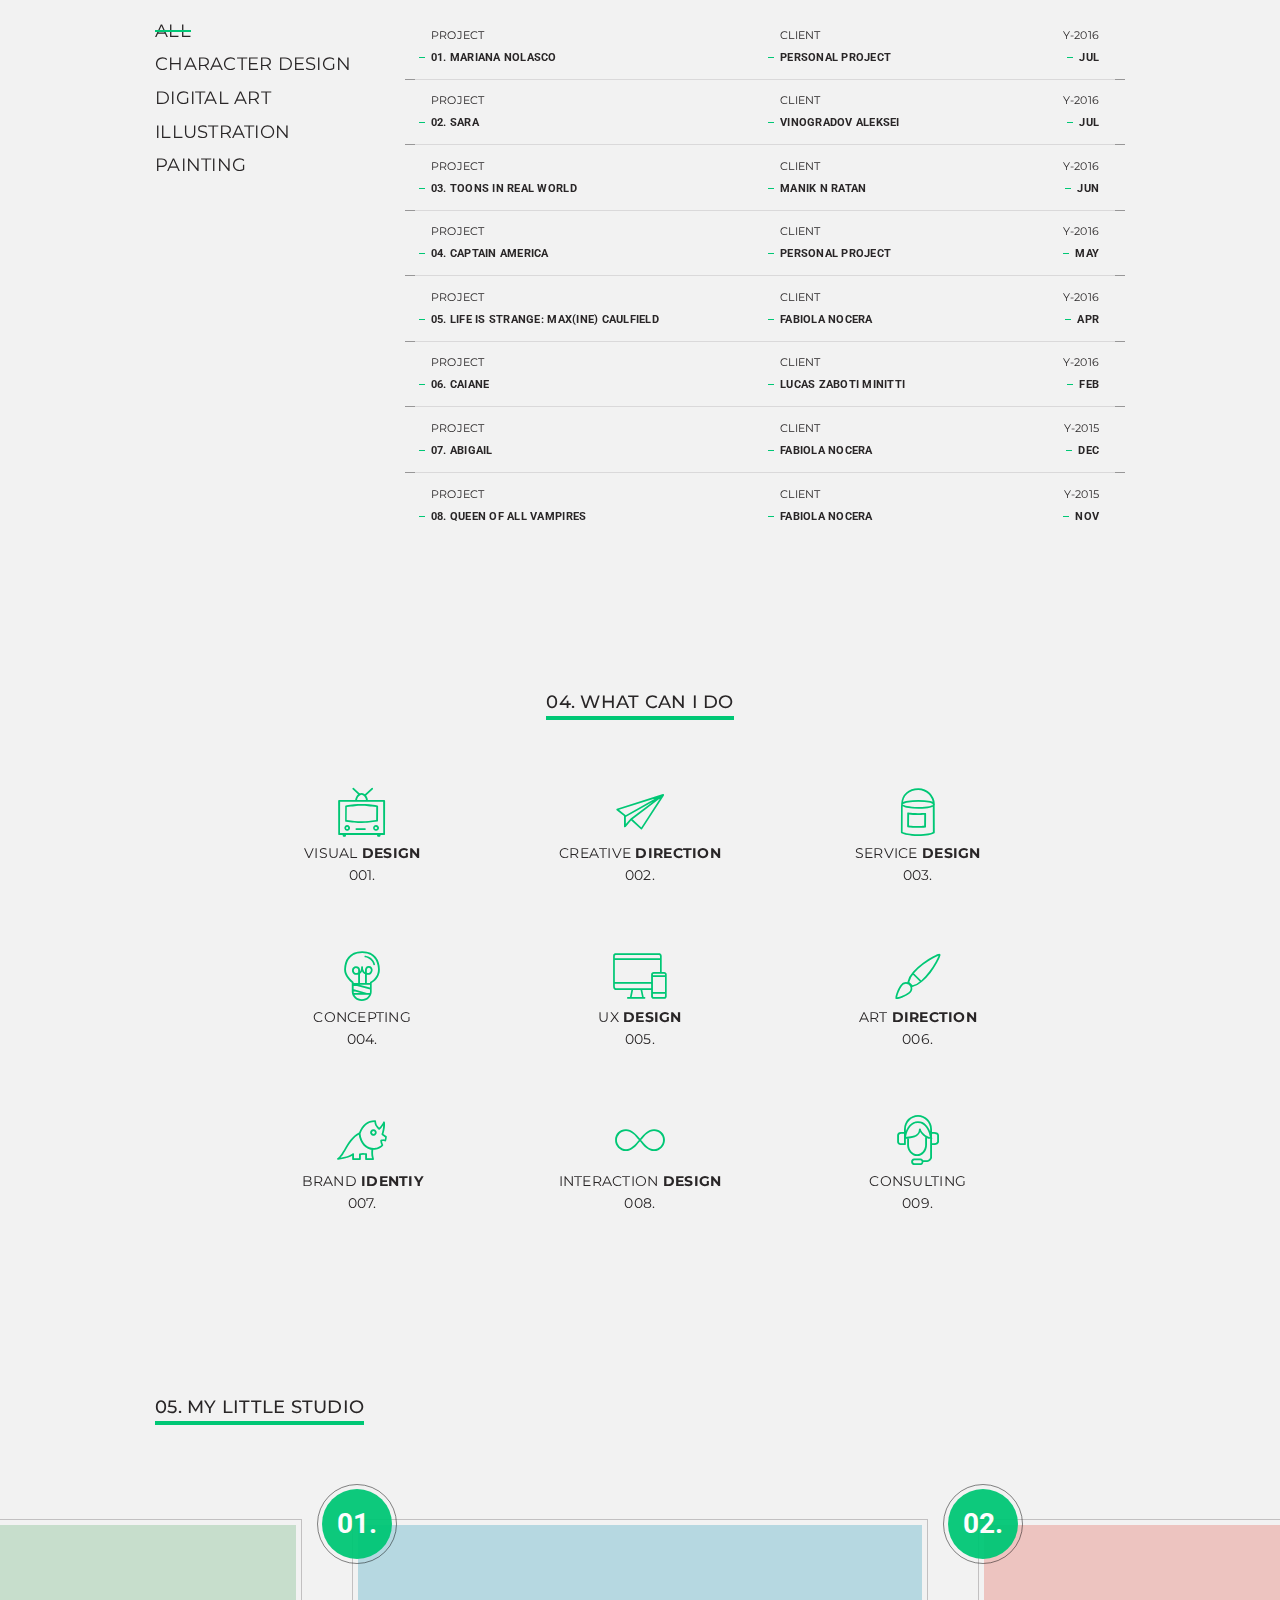
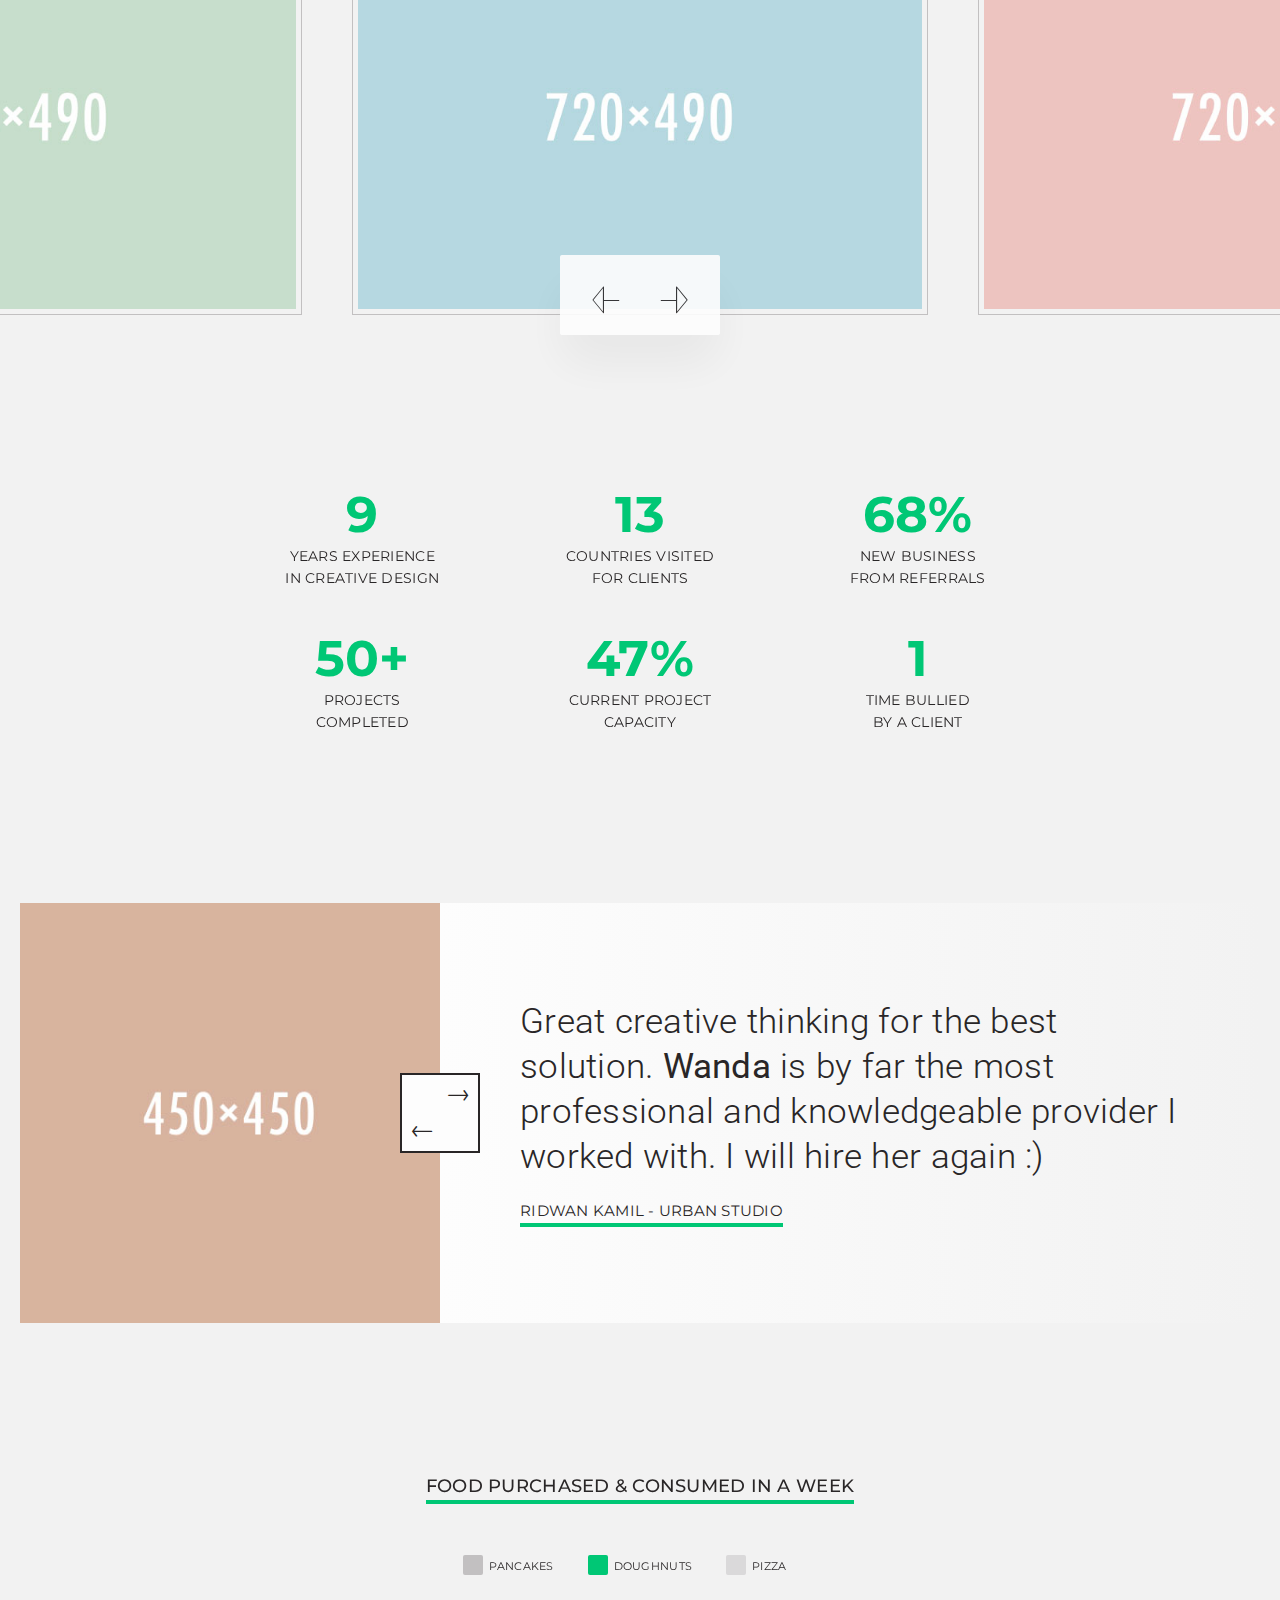
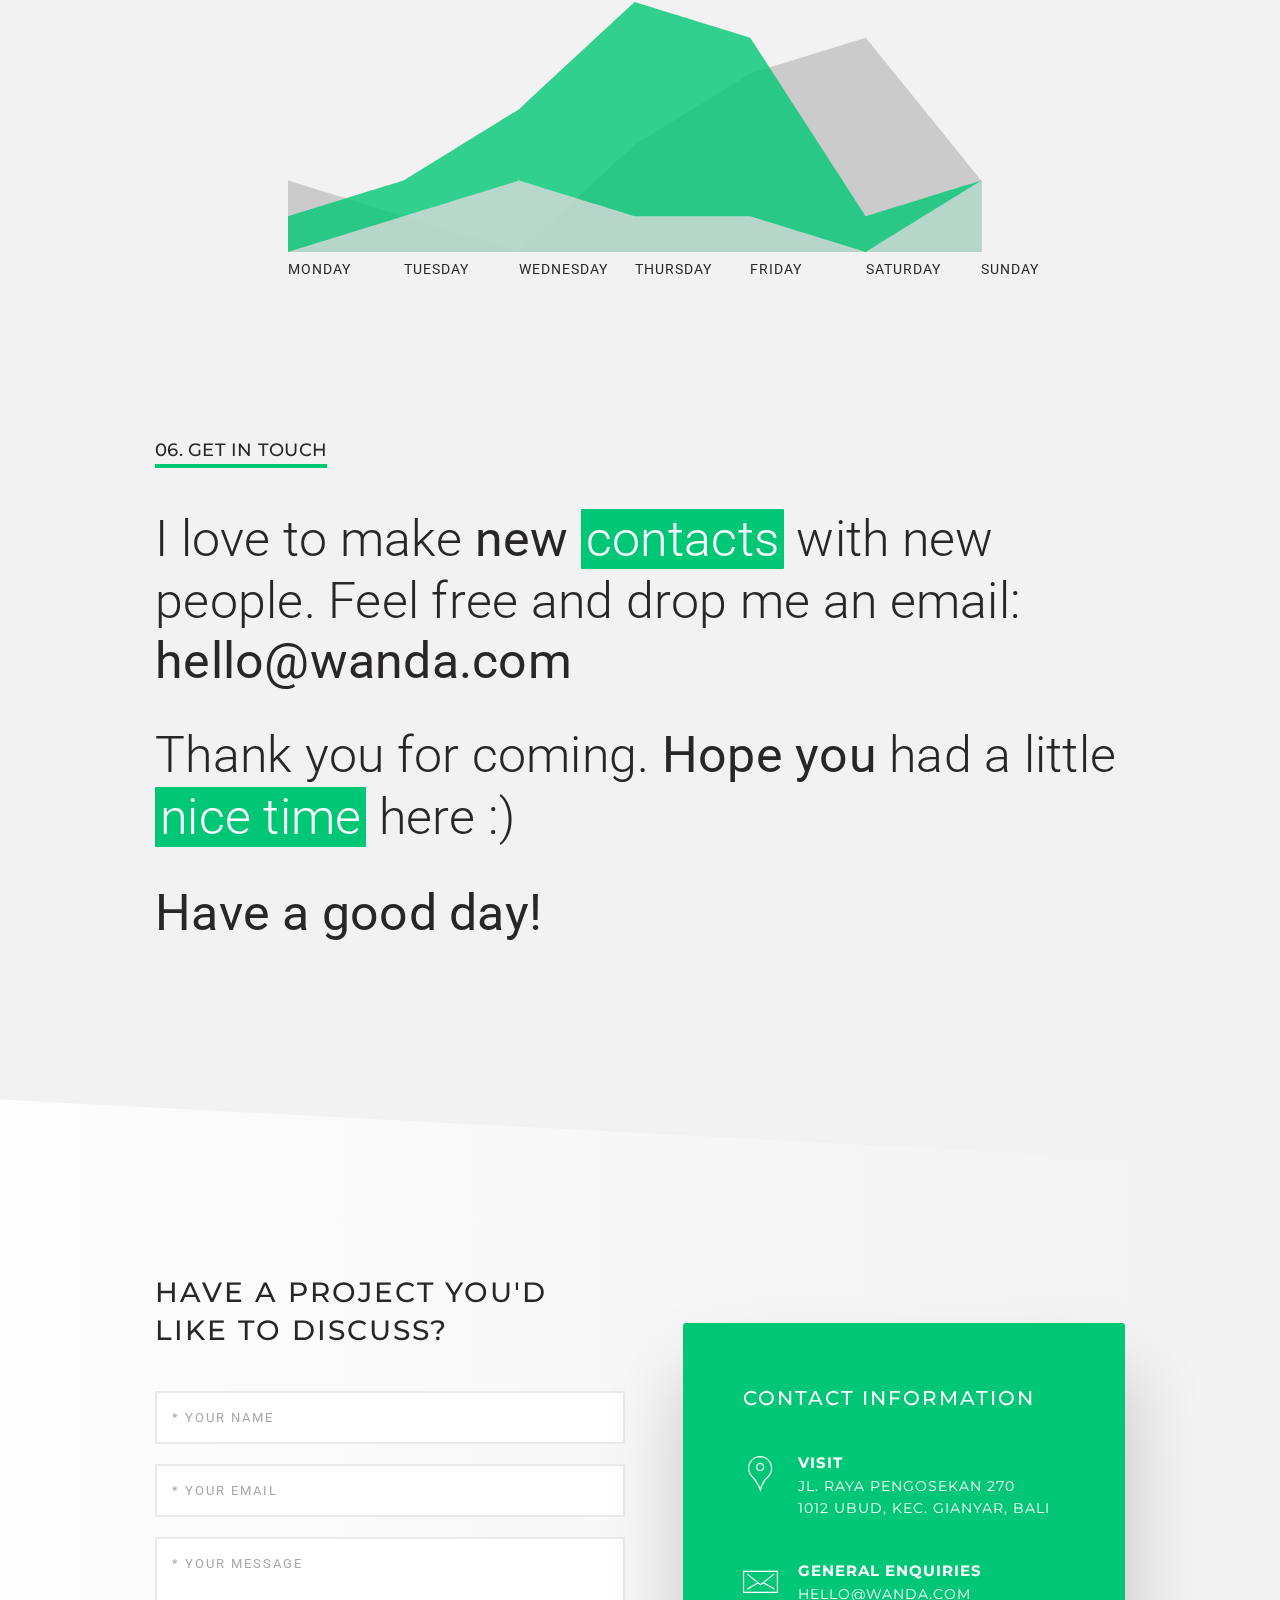
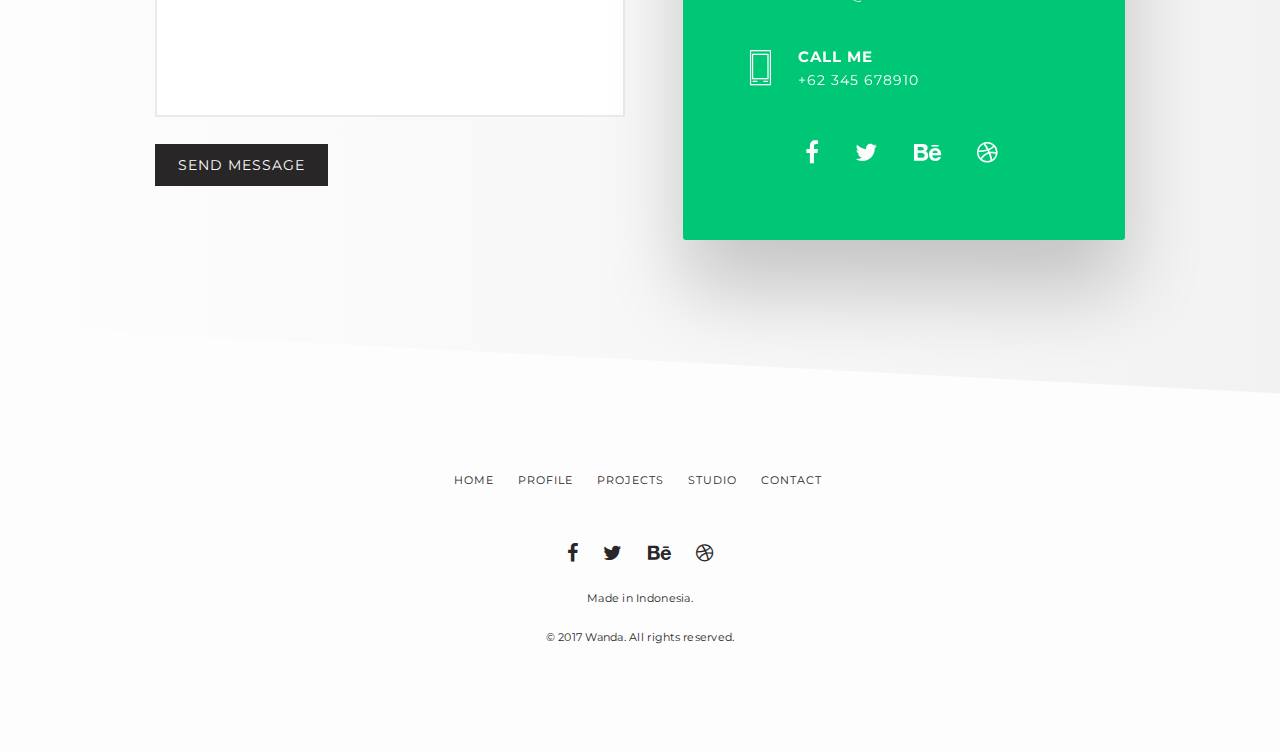
<file: with-contact-form.html>
<!doctype html>
<!--[if lt IE 7]>      <html class="no-js lt-ie9 lt-ie8 lt-ie7" lang="en"> <![endif]-->
<!--[if IE 7]>         <html class="no-js lt-ie9 lt-ie8" lang="en"> <![endif]-->
<!--[if IE 8]>         <html class="no-js lt-ie9" lang="en"> <![endif]-->
<!--[if gt IE 8]><!--> <html class="no-js" lang="en"> <!--<![endif]-->
<head>
    <meta charset="utf-8">
    <title>WANDA - The Unique Minimal Portfolio</title>
    <meta name="description" content="wanda the unique minimal portfolio"/>
    <meta name="keywords" content="wanda, minimal, portfolio theme"/>
    <meta name="viewport" content="width=device-width, initial-scale=1, maximum-scale=1.0, user-scalable=no">
    <meta http-equiv="X-UA-Compatible" content="IE=edge" />

    <!-- Loading Bootstrap CSS -->
    <link href="assets/plugins/bootstrap/css/bootstrap.min.css" rel="stylesheet" type="text/css">
    
    <!-- Loading Font Icons -->
    <link href="assets/plugins/icomoon/style.css" rel="stylesheet" type="text/css">
    <link href="assets/plugins/font-awesome/css/font-awesome.min.css" rel="stylesheet" type="text/css">
    
    <!-- Include all css plugins (below), or include individual files as needed -->
    <link href="assets/plugins/animate-css/animate.min.css" rel="stylesheet" type="text/css">
    <link href="assets/plugins/magnific-popup/magnific-popup.css" rel="stylesheet" type="text/css">
    <link href="assets/plugins/flexslider/flexslider.css" rel="stylesheet" type="text/css">
    <link href="assets/plugins/chartist-js/chartist.min.css" rel="stylesheet" type="text/css">
    <link href="assets/plugins/flickity/flickity.min.css" rel="stylesheet" type="text/css">
    
    <!-- Main CSS -->
    <link href="assets/css/styles.css" rel="stylesheet" type="text/css">
    
    <!-- Color CSS -->
    <!--<link href="assets/css/colors/blue.css" rel="stylesheet" type="text/css">-->
    
    <!-- Modernizr JS for IE8 support of HTML5 elements and media queries -->
    <!--[if lt IE 8]>
    <script src="assets/plugins/modernizr/modernizr.min.js"></script>
    <![endif]-->
</head>

<body id="page-top">
    <!--[if lt IE 8]>
        <p class="browserupgrade">You are using an <strong>outdated</strong> browser. Please <a href="http://browsehappy.com/">upgrade your browser</a> to improve your experience.</p>
    <![endif]-->
    
    
    <!-- PRELOADER START -->
    <div class="pace-preloader background-gray-light-2 height-100 position-fixed width-100 z-index-1000"></div>
    <!-- //PRELOADER END -->
    
    
    
    <!-- BORDER SITE START -->
    <div class="border-site bs-top"></div>
    <div class="border-site bs-right"></div>
    <div class="border-site bs-left"></div>
    <div class="border-site bs-bottom"></div>
    <!-- //BORDER SITE END -->
    
    
    
    <!-- NAV TRIGGER START -->
    <div class="nav-trigger nav-trigger-open">
        <div class="nav-toggle">
            <span></span>
            <span></span>
            <span></span>
        </div>
        <!-- //.nav-toggle -->
    </div>
    <!-- //NAV TRIGGER END -->
    
    
    
    <!-- NAVIGATION START -->
    <nav id="navigation" class="navbar navbar-fixed-top" role="navigation">
        <div class="container-fluid display-table height-100 width-100">
            <div class="display-table-cell vertical-align-middle width-100">
                <div class="nav-trigger nav-trigger-close">
                    <span></span>
                    <span></span>
                </div>
                <!-- //.nav-trigger -->

                <ul class="nav navbar-nav font-family-alt text-extra-large text-uppercase">
                    <li class="page-scroll">
                        <a href="#hero">Home</a>
                    </li>

                    <li class="page-scroll">
                        <a href="#introduction">Introduction</a>
                    </li>

                    <li class="page-scroll">
                        <a href="#profile">Profile</a>
                    </li>

                    <li class="page-scroll">
                        <a href="#collaboration">Collaboration</a>
                    </li>

                    <li class="page-scroll">
                        <a href="#project">Projects</a>
                    </li>

                    <li class="page-scroll">
                        <a href="#studio">My Studio</a>
                    </li>

                    <li class="page-scroll">
                        <a href="#contact">Contact</a>
                    </li>
                </ul>
                <!-- //.navbar-nav -->

                <div class="nav-social no-padding-rl no-padding-bottom padding-15">
                    <div class="inner-content">
                        <ul class="list-unstyled list-inline font-family-alt no-letter-spacing text-extra-large">
                            <li>
                                <a href="#" target="_blank"><i class="fa fa-facebook"></i></a>
                            </li>

                            <li>
                                <a href="#" target="_blank"><i class="fa fa-twitter"></i></a>
                            </li>

                            <li>
                                <a href="#" target="_blank"><i class="fa fa-behance"></i></a>
                            </li>

                            <li>
                                <a href="#" target="_blank"><i class="fa fa-dribbble"></i></a>
                            </li>

                            <li>
                                <a href="#" target="_blank"><i class="fa fa-linkedin"></i></a>
                            </li>
                        </ul>

                        <span class="display-inline-block font-family-alt text-large">
                            hello@wanda.com
                        </span>
                    </div>
                    <!-- //.inner-content -->
                </div>
                <!-- //.nav-social -->
            </div>
            <!-- //.display-table-cell -->
        </div>
        <!-- //.container-fluid -->
    </nav>
    <!-- //NAVIGATION END -->
    
    
    
    <!-- HEADER START -->
    <header class="header">
        <div class="logo">
            <a href="#">
                <img src="assets/images/logo.png" alt="logo" class="img-responsive"/>
            </a>
        </div>
        <!-- //.logo -->
    </header>
    <!-- //HEADER END -->
  
    
    
    <!-- BACKGROUND GRID START -->
    <div class="background-grid">
        <div class="column"></div>
        <div class="column"></div>
        <div class="column"></div>
        <div class="column"></div>
        <div class="column"></div>
        <div class="column"></div>
    </div>
    <!-- //BACKGROUND GRID END -->
    
    
    
    <!-- SECTION - HERO START -->
    <section id="hero" class="section hero background-cover background-gray background-position-center height-100 no-padding-tb">
        <div class="section-content display-table width-100 height-100">
            <div class="container display-table-cell vertical-align-middle text-center">
                <div class="skrollable skrollable-between" data-0="opacity: 1; transform: translate3d(0px, 0px, 0px);" data-top-bottom="opacity: 0; transform: translate3d(0px, 300%, 0px);">
                    <div class="row">
                        <div class="col-md-12">
                            <div class="hero-title display-inline-block position-relative">
                                <span>welcome</span>

                                <h2 class="font-family-alt title-extra-large-4">
                                    Hi! I am <span class="text-color">Wanda</span>.
                                </h2>
                            </div>
                            <!-- //.hero-title -->
                        </div>
                        <!-- //.col-md-12 -->
                    </div>
                    <!-- //.row -->

                    <div class="row">
                        <div class="col-xs-10 col-xs-offset-1 col-md-8 col-md-offset-2">
                            <div class="text-rotator margin-1 no-margin-rl">
                                <div class="text-rotator-item">
                                    <div class="item active">
                                        <span class="font-family-alt padding-1-5 no-padding-tb text-uppercase title-extra-large-2">
                                            Creator
                                        </span>
                                    </div>
                                    <!-- //.item -->

                                    <div class="item">
                                        <span class="font-family-alt padding-1-5 no-padding-tb text-uppercase title-extra-large-2">
                                            Designer
                                        </span>
                                    </div>
                                    <!-- //.item -->

                                    <div class="item">
                                        <span class="font-family-alt padding-1-5 no-padding-tb text-uppercase title-extra-large-2">
                                            Visioner
                                        </span>
                                    </div>
                                    <!-- //.item -->
                                </div>
                                <!-- //.text-rotator-item -->
                            </div>
                            <!-- //.text-rotator -->
                        </div>
                        <!-- //.col-xs-10 -->
                    </div>
                    <!-- //.row -->
                </div>
                <!-- //.skrollable -->
            </div>
            <!-- //.container -->
        </div>
        <!-- //.section-content -->

        <div class="scroll-down skrollable skrollable-between width-100" data-0="opacity: 1; transform: translate3d(0px, 0px, 0px);" data-top-bottom="opacity: 0; transform: translate3d(0px, 300%, 0px);">
            <div class="container">
                <div class="row">
                    <div class="col-md-12">
                        <div class="page-scroll text-center">
                            <a href="#introduction"><i class="icon-Mouse-2 icon-medium"></i></a>
                            <span class="display-block text-uppercase">Scroll Down</span>
                        </div>
                        <!-- //.page-scroll -->
                    </div>
                    <!-- //.col-md-12 -->
                </div>
                <!-- //.row -->
            </div>
            <!-- //.container -->
        </div>
        <!-- //.scroll-down -->
    </section>
    <!-- //SECTION - HERO END -->
    
    
    
    <!-- SECTION - INTRODUCTION START -->
    <section id="introduction" class="section background-gray-light no-padding-bottom">
        <div class="section-content">
            <div class="container">
                <div class="row">
                    <div class="col-md-12">
                        <h3 class="section-title display-inline-block font-family-alt margin-4 no-margin-rl no-margin-top text-extra-large text-uppercase title-underline">
                            01. Introduction
                        </h3>

                        <p class="font-weight-300 title-extra-large-3">
                            I'm <span class="font-weight-400">Wanda</span> - a freelance <span class="text-highlight">designer</span> living in Ubud, Bali.
                            I <span class="font-weight-400">specialize</span> in creating emotional <span class="text-highlight">connections</span> between my clients and their audience by <span class="font-weight-400">adding personality</span> to their <span class="font-weight-400">brand</span>.
                        </p>

                        <p class="font-weight-300 margin-3-5 no-margin-bottom no-margin-rl title-extra-large-3">
                            I'm currently <span class="font-weight-400">looking</span> for a work position in a <span class="font-weight-400">digital agency</span>. I'm also <span class="text-highlight">available</span> for some freelance work.
                        </p>
                    </div>
                    <!-- //.col-md-12 -->
                </div>
                <!-- //.row -->
            </div>
            <!-- //.container -->
        </div>
        <!-- //.section-content -->
    </section>
    <!-- //SECTION - INTRODUCTION END -->
    
    
    
    <!-- SECTION - PROFILE START -->
    <section id="profile" class="section background-gray-light no-padding-bottom">
        <div class="section-content">
            <div class="container">
                <div class="row">
                    <div class="col-sm-6 col-sm-offset-3">
                        <div class="profile">
                            <div class="profile-image">
                                <img src="assets/images/profile.jpg" alt="profile image" class="img-responsive"/>

                                <div class="profile-btn-download">
                                    <a href="#" class="btn btn-medium background-color font-family-alt text-large text-uppercase text-white">
                                        <i class="icon-File-Download font-weight-700"></i> Download Resume
                                    </a>
                                </div>
                                <!-- //.profile-btn-download -->
                            </div>
                            <!-- //.profile-image -->

                            <div class="profile-description">
                                <div class="item display-table text-right">
                                    <span class="circle on-right"></span>

                                    <div class="display-table-cell vertical-align-middle">
                                        <h4 class="font-family-alt no-letter-spacing title-medium">This Girl</h4>
                                        <h5 class="font-weight-400 text-extra-large">An idea maker, a visionary,<br>a creative genius.</h5>
                                    </div>
                                    <!-- //.display-table-cell -->
                                </div>
                                <!-- //.item -->

                                <div class="item display-table text-left">
                                    <span class="circle on-left"></span>

                                    <div class="display-table-cell vertical-align-middle">
                                        <h4 class="font-family-alt no-letter-spacing title-medium">This Girl</h4>
                                        <h5 class="font-weight-400 text-extra-large">Forward-thinking<br>and ambitious.</h5>
                                    </div>
                                    <!-- //.display-table-cell -->
                                </div>
                                <!-- //.item -->

                                <div class="item display-table text-left">
                                    <span class="circle on-left"></span>

                                    <div class="display-table-cell vertical-align-middle">
                                        <h4 class="font-family-alt no-letter-spacing title-medium">This Girl</h4>
                                        <h5 class="font-weight-400 text-extra-large">She's a rule breaker,<br>and exceptional communicator.</h5>
                                    </div>
                                    <!-- //.display-table-cell -->
                                </div>
                                <!-- //.item -->
                            </div>
                            <!-- //.profile-description -->
                        </div>
                        <!-- //.profile -->
                    </div>
                    <!-- //.col-sm-6 -->
                </div>
                <!-- //.row -->

                <div class="profile-chart margin-9 no-margin-bottom no-margin-rl">
                    <div class="row">
                        <div class="item col-xs-12 col-sm-3">
                            <span class="font-family-alt text-uppercase" data-percent="40">Honest</span>
                        </div>
                        <!-- //.item -->

                        <div class="item col-xs-12 col-sm-3">
                            <span class="font-family-alt text-uppercase" data-percent="30">Optimistic</span>
                        </div>
                        <!-- //.item -->

                        <div class="item col-xs-12 col-sm-3">
                            <span class="font-family-alt text-uppercase" data-percent="25">Hard Working</span>
                        </div>
                        <!-- //.item -->

                        <div class="item col-xs-12 col-sm-3">
                            <span class="font-family-alt text-uppercase" data-percent="5">Sensitive</span>
                        </div>
                        <!-- //.item -->
                    </div>
                    <!-- //.row -->
                </div>
                <!-- //.profile-chart -->
            </div>
            <!-- //.container -->
        </div>
        <!-- //.section-content -->
    </section>
    <!-- //SECTION - PROFILE END -->
    
    
    
    <!-- SECTION - COLLABORATION START -->
    <section id="collaboration" class="section background-gray-light no-padding-bottom">
        <div class="section-content">
            <div class="container">
                <div class="row">
                    <div class="col-md-12">
                        <h3 class="section-title display-inline-block font-family-alt margin-4 no-margin-rl no-margin-top text-extra-large text-uppercase title-underline">
                            02. Collaboration
                        </h3>

                        <p class="font-weight-300 title-extra-large-3">
                            While I am not currently accepting new work, I'm always <span class="text-highlight">excited</span> to hear about <span class="font-weight-400">new</span> <span class="text-highlight">ideas</span> and <span class="font-weight-400">collaborations.</span>
                        </p>

                        <p class="font-weight-300 margin-3-5 no-margin-bottom no-margin-rl title-extra-large-3">
                            In the last few years I <span class="font-weight-400">worked</span> and <span class="font-weight-400">collaborated</span> with <span class="text-highlight">agencies</span> such as Kamil Studio, Valet, Echo, & <span class="font-weight-400">many more</span>.
                        </p>
                    </div>
                    <!-- //.col-md-12 -->
                </div>
                <!-- //.row -->
            </div>
            <!-- //.container -->
        </div>
        <!-- //.section-content -->
    </section>
    <!-- //SECTION - COLLABORATION END -->
    
    
    
    <!-- SECTION - PROJECTS START -->
    <section id="project" class="section background-gray-light no-padding-bottom">
        <div class="section-content">
            <div class="container">
                <div class="row">
                    <div class="col-md-12">
                        <h3 class="section-title display-inline-block font-family-alt margin-4 no-margin-rl no-margin-top text-extra-large text-uppercase title-underline">
                            03. Selected Projects
                        </h3>
                    </div>
                    <!-- //.col-md-12 -->
                </div>
                <!-- //.row -->

                <div class="row">
                    <div class="col-md-3">
                        <div class="project-nav position-relative">
                            <span class="font-family-alt visible-xs visible-sm text-extra-large text-uppercase">
                                Filter Project:
                            </span>

                            <ul class="font-family-alt list-unstyled text-extra-large text-uppercase">
                                <li class="active padding-1-5 no-padding-rl">
                                    <a href="#" data-filter="*" class="display-inline-block">All</a>
                                </li>

                                <li class="padding-1-5 no-padding-rl">
                                    <a href="#" data-filter=".character-design" class="display-inline-block">Character Design</a>
                                </li>

                                <li class="padding-1-5 no-padding-rl">
                                    <a href="#" data-filter=".digital-art" class="display-inline-block">Digital Art</a>
                                </li>

                                <li class="padding-1-5 no-padding-rl">
                                    <a href="#" data-filter=".illustration" class="display-inline-block">Illustration</a>
                                </li>

                                <li class="padding-1-5 no-padding-rl">
                                    <a href="#" data-filter=".painting" class="display-inline-block">Painting</a>
                                </li>
                            </ul>
                        </div>
                        <!-- //.project-nav -->
                    </div>
                    <!-- //.col-md-3 -->

                    <div class="col-md-9">
                        <div class="projects background-gray-light width-100">

                            <!-- Project Item Start -->
                            <div class="item painting"
                                data-project-title="01. Mariana Nolasco"
                                data-project-about="Mariana Nolasco 2D. Lorem ipsum dolor sit amet, consectetur adipiscing elit, sed do eiusmod tempor incididunt ut labore et dolore magna aliqua. Ut enim ad minim veniam, quis nostrud exercitation ullamco laboris nisi ut aliquip ex ea commodo consequat."
                                data-project-img="assets/images/projects/01.jpg"
                                data-project-link="https://www.behance.net/gallery/38763759/mariana-nolasco-2d">

                                <span class="hover-bg"></span>

                                <div class="row width-100">
                                    <div class="item-col col-xs-9 col-sm-6">
                                        <span class="display-block font-family-alt text-small text-uppercase">
                                            Project
                                        </span>

                                        <span class="display-inline-block font-weight-700 has-sideline text-small text-uppercase position-relative">
                                            01. Mariana Nolasco
                                        </span>
                                    </div>
                                    <!-- //.item-col -->

                                    <div class="item-col col-sm-4 hidden-xs">
                                        <span class="display-block font-family-alt text-small text-uppercase">
                                            Client
                                        </span>

                                        <span class="display-inline-block font-weight-700 has-sideline text-small text-uppercase position-relative">
                                            Personal Project
                                        </span>
                                    </div>
                                    <!-- //.item-col -->

                                    <div class="item-col col-xs-3 col-sm-2 text-right">
                                        <span class="display-block font-family-alt text-small text-uppercase">
                                            Y-2016
                                        </span>

                                        <span class="display-inline-block font-weight-700 has-sideline text-small text-uppercase position-relative">
                                            Jul
                                        </span>
                                    </div>
                                    <!-- //.item-col -->
                                </div>
                                <!-- //.row -->
                            </div>
                            <!-- //.item -->

                            <div class="item digital-art illustration"
                                data-project-title="02. Sara"
                                data-project-about="Sara. Each girl has their own interesting features. Lorem ipsum dolor sit amet, consectetur adipiscing elit, sed do eiusmod tempor incididunt ut labore et dolore magna aliqua."
                                data-project-img="assets/images/projects/02.jpg"
                                data-project-link="https://www.behance.net/gallery/33544331/Portraits-2">

                                <span class="hover-bg"></span>

                                <div class="row width-100">
                                    <div class="item-col col-xs-9 col-sm-6">
                                        <span class="display-block font-family-alt text-small text-uppercase">
                                            Project
                                        </span>

                                        <span class="display-inline-block font-weight-700 has-sideline text-small text-uppercase position-relative">
                                            02. Sara
                                        </span>
                                    </div>
                                    <!-- //.item-col -->

                                    <div class="item-col col-sm-4 hidden-xs">
                                        <span class="display-block font-family-alt text-small text-uppercase">
                                            Client
                                        </span>

                                        <span class="display-inline-block font-weight-700 has-sideline text-small text-uppercase position-relative">
                                            Vinogradov Aleksei
                                        </span>
                                    </div>
                                    <!-- //.item-col -->

                                    <div class="item-col col-xs-3 col-sm-2 text-right">
                                        <span class="display-block font-family-alt text-small text-uppercase">
                                            Y-2016
                                        </span>

                                        <span class="display-inline-block font-weight-700 has-sideline text-small text-uppercase position-relative">
                                            Jul
                                        </span>
                                    </div>
                                    <!-- //.item-col -->
                                </div>
                                <!-- //.row -->
                            </div>
                            <!-- //.item -->

                            <div class="item character-design"
                                data-project-title="03. Toons in Real World"
                                data-project-about="I enjoy spending lazy times doodling. So, I planned to post atleast one doodle a day on my Instagram profile. Lorem ipsum dolor sit amet, consectetur adipiscing elit, sed do eiusmod tempor incididunt ut labore et dolore magna aliqua."
                                data-project-img="assets/images/projects/03.jpg"
                                data-project-link="https://www.behance.net/gallery/21879307/Toons-in-Real-world">

                                <span class="hover-bg"></span>

                                <div class="row width-100">
                                    <div class="item-col col-xs-9 col-sm-6">
                                        <span class="display-block font-family-alt text-small text-uppercase">
                                            Project
                                        </span>

                                        <span class="display-inline-block font-weight-700 has-sideline text-small text-uppercase position-relative">
                                            03. Toons in Real World
                                        </span>
                                    </div>
                                    <!-- //.item-col -->

                                    <div class="item-col col-sm-4 hidden-xs">
                                        <span class="display-block font-family-alt text-small text-uppercase">
                                            Client
                                        </span>

                                        <span class="display-inline-block font-weight-700 has-sideline text-small text-uppercase position-relative">
                                            Manik n Ratan
                                        </span>
                                    </div>
                                    <!-- //.item-col -->

                                    <div class="item-col col-xs-3 col-sm-2 text-right">
                                        <span class="display-block font-family-alt text-small text-uppercase">
                                            Y-2016
                                        </span>

                                        <span class="display-inline-block font-weight-700 has-sideline text-small text-uppercase position-relative">
                                            Jun
                                        </span>
                                    </div>
                                    <!-- //.item-col -->
                                </div>
                                <!-- //.row -->
                            </div>
                            <!-- //.item -->

                            <div class="item digital-art painting"
                                data-project-title="04. Captain America"
                                data-project-about="Captain America. Lorem ipsum dolor sit amet, consectetur adipiscing elit, sed do eiusmod tempor incididunt ut labore et dolore magna aliqua. Ut enim ad minim veniam, quis nostrud exercitation ullamco laboris nisi ut aliquip ex ea commodo consequat."
                                data-project-img="assets/images/projects/04.jpg"
                                data-project-link="https://www.behance.net/gallery/37556987/capital-america">

                                <span class="hover-bg"></span>

                                <div class="row width-100">
                                    <div class="item-col col-xs-9 col-sm-6">
                                        <span class="display-block font-family-alt text-small text-uppercase">
                                            Project
                                        </span>

                                        <span class="display-inline-block font-weight-700 has-sideline text-small text-uppercase position-relative">
                                            04. Captain America
                                        </span>
                                    </div>
                                    <!-- //.item-col -->

                                    <div class="item-col col-sm-4 hidden-xs">
                                        <span class="display-block font-family-alt text-small text-uppercase">
                                            Client
                                        </span>

                                        <span class="display-inline-block font-weight-700 has-sideline text-small text-uppercase position-relative">
                                            Personal Project
                                        </span>
                                    </div>
                                    <!-- //.item-col -->

                                    <div class="item-col col-xs-3 col-sm-2 text-right">
                                        <span class="display-block font-family-alt text-small text-uppercase">
                                            Y-2016
                                        </span>

                                        <span class="display-inline-block font-weight-700 has-sideline text-small text-uppercase position-relative">
                                            May
                                        </span>
                                    </div>
                                    <!-- //.item-col -->
                                </div>
                                <!-- //.row -->
                            </div>
                            <!-- //.item -->

                            <div class="item illustration"
                                data-project-title="05. Life is Strange: Max(ine) Caulfield"
                                data-project-about="Coloring study of Max Caulfield from videogame Life is Strange. Lorem ipsum dolor sit amet, consectetur adipiscing elit, sed do eiusmod tempor incididunt ut labore et dolore magna aliqua."
                                data-project-img="assets/images/projects/05.jpg"
                                data-project-link="https://www.behance.net/gallery/38719751/Life-is-Strange-Max(ine)-Caulfield">

                                <span class="hover-bg"></span>

                                <div class="row width-100">
                                    <div class="item-col col-xs-9 col-sm-6">
                                        <span class="display-block font-family-alt text-small text-uppercase">
                                            Project
                                        </span>

                                        <span class="display-inline-block font-weight-700 has-sideline text-small text-uppercase position-relative">
                                            05. Life is Strange: Max(ine) Caulfield
                                        </span>
                                    </div>
                                    <!-- //.item-col -->

                                    <div class="item-col col-sm-4 hidden-xs">
                                        <span class="display-block font-family-alt text-small text-uppercase">
                                            Client
                                        </span>

                                        <span class="display-inline-block has-sideline font-weight-700 text-small text-uppercase position-relative">
                                            Fabiola Nocera
                                        </span>
                                    </div>
                                    <!-- //.item-col -->

                                    <div class="item-col col-xs-3 col-sm-2 text-right">
                                        <span class="display-block font-family-alt text-small text-uppercase">
                                            Y-2016
                                        </span>

                                        <span class="display-inline-block font-weight-700 has-sideline text-small text-uppercase position-relative">
                                            Apr
                                        </span>
                                    </div>
                                    <!-- //.item-col -->
                                </div>
                                <!-- //.row -->
                            </div>
                            <!-- //.item -->

                            <div class="item digital-art character-design"
                                data-project-title="06. Caiane"
                                data-project-about="A funny caricature of a pretty girl. Lorem ipsum dolor sit amet, consectetur adipiscing elit, sed do eiusmod tempor incididunt ut labore et dolore magna aliqua. Ut enim ad minim veniam, quis nostrud exercitation ullamco laboris nisi ut aliquip ex ea commodo consequat."
                                data-project-img="assets/images/projects/06.jpg"
                                data-project-link="https://www.behance.net/gallery/29073249/Caiane">

                                <span class="hover-bg"></span>

                                <div class="row width-100">
                                    <div class="item-col col-xs-9 col-sm-6">
                                        <span class="display-block font-family-alt text-small text-uppercase">
                                            Project
                                        </span>

                                        <span class="display-inline-block font-weight-700 has-sideline text-small text-uppercase position-relative">
                                            06. Caiane
                                        </span>
                                    </div>
                                    <!-- //.item-col -->

                                    <div class="item-col col-sm-4 hidden-xs">
                                        <span class="display-block font-family-alt text-small text-uppercase">
                                            Client
                                        </span>

                                        <span class="display-inline-block font-weight-700 has-sideline text-small text-uppercase position-relative">
                                            Lucas Zaboti Minitti
                                        </span>
                                    </div>
                                    <!-- //.item-col -->

                                    <div class="item-col col-xs-3 col-sm-2 text-right">
                                        <span class="display-block font-family-alt text-small text-uppercase">
                                            Y-2016
                                        </span>

                                        <span class="display-inline-block font-weight-700 has-sideline text-small text-uppercase position-relative">
                                            Feb
                                        </span>
                                    </div>
                                    <!-- //.item-col -->
                                </div>
                                <!-- //.row -->
                            </div>
                            <!-- //.item -->

                            <div class="item painting"
                                data-project-title="07. Abigail"
                                data-project-about="Abigail is an original character i created a bit ago, for a short story I had in mind. Lorem ipsum dolor sit amet, consectetur adipiscing elit, sed do eiusmod tempor incididunt ut labore et dolore magna aliqua. Ut enim ad minim veniam, quis nostrud exercitation ullamco laboris nisi ut aliquip ex ea commodo consequat."
                                data-project-img="assets/images/projects/07.jpg"
                                data-project-link="https://www.behance.net/gallery/36279473/abigail-character-design">

                                <span class="hover-bg"></span>

                                <div class="row width-100">
                                    <div class="item-col col-xs-9 col-sm-6">
                                        <span class="display-block font-family-alt text-small text-uppercase">
                                            Project
                                        </span>

                                        <span class="display-inline-block font-weight-700 has-sideline text-small text-uppercase position-relative">
                                            07. Abigail
                                        </span>
                                    </div>
                                    <!-- //.item-col -->

                                    <div class="item-col col-sm-4 hidden-xs">
                                        <span class="display-block font-family-alt text-small text-uppercase">
                                            Client
                                        </span>

                                        <span class="display-inline-block font-weight-700 has-sideline text-small text-uppercase position-relative">
                                            Fabiola Nocera
                                        </span>
                                    </div>
                                    <!-- //.item-col -->

                                    <div class="item-col col-xs-3 col-sm-2 text-right">
                                        <span class="display-block font-family-alt text-small text-uppercase">
                                            Y-2015
                                        </span>

                                        <span class="display-inline-block font-weight-700 has-sideline text-small text-uppercase position-relative">
                                            Dec
                                        </span>
                                    </div>
                                    <!-- //.item-col -->
                                </div>
                                <!-- //.row -->
                            </div>
                            <!-- //.item -->

                            <div class="item digital-art illustration"
                                data-project-title="08. Queen of All Vampires"
                                data-project-about="Redesign of Marceline the Vampire Queen from Adventure Time. Lorem ipsum dolor sit amet, consectetur adipiscing elit, sed do eiusmod tempor incididunt ut labore et dolore magna aliqua. Ut enim ad minim veniam, quis nostrud exercitation ullamco laboris nisi ut aliquip ex ea commodo consequat."
                                data-project-img="assets/images/projects/08.jpg"
                                data-project-link="https://www.behance.net/gallery/40226865/Queen-of-all-vampires">

                                <span class="hover-bg"></span>

                                <div class="row width-100">
                                    <div class="item-col col-xs-9 col-sm-6">
                                        <span class="display-block font-family-alt text-small text-uppercase">
                                            Project
                                        </span>

                                        <span class="display-inline-block font-weight-700 has-sideline text-small text-uppercase position-relative">
                                            08. Queen of All Vampires
                                        </span>
                                    </div>
                                    <!-- //.item-col -->

                                    <div class="item-col col-sm-4 hidden-xs">
                                        <span class="display-block font-family-alt text-small text-uppercase">
                                            Client
                                        </span>

                                        <span class="display-inline-block font-weight-700 has-sideline text-small text-uppercase position-relative">
                                            Fabiola Nocera
                                        </span>
                                    </div>
                                    <!-- //.item-col -->

                                    <div class="item-col col-xs-3 col-sm-2 text-right">
                                        <span class="display-block font-family-alt text-small text-uppercase">
                                            Y-2015
                                        </span>

                                        <span class="display-inline-block font-weight-700 has-sideline text-small text-uppercase position-relative">
                                            Nov
                                        </span>
                                    </div>
                                    <!-- //.item-col -->
                                </div>
                                <!-- //.row -->
                            </div>
                            <!-- //Project Item End -->

                        </div>
                        <!-- //.projects -->
                    </div>
                    <!-- //.col-md-9 -->
                </div>
                <!-- //.row -->
            </div>
            <!-- //.container -->
        </div>
        <!-- //.section-content -->
    </section>
    <!-- //SECTION - PROJECTS END -->
    
    
    
    <!-- SECTION - SERVICES START -->
    <section id="services" class="section background-gray-light no-padding-bottom">
        <div class="section-content">
            <div class="container">
                <div class="row">
                    <div class="col-md-10 col-md-offset-1">
                        <div class="text-center">
                            <h3 class="section-title display-inline-block font-family-alt margin-4 no-margin-rl no-margin-top text-extra-large text-uppercase title-underline">
                                04. What Can I Do
                            </h3>
                        </div>
                        <!-- //.text-center -->
                    </div>
                    <!-- //.col-md-10 -->
                </div>
                <!-- //.row -->

                <div class="row">
                    <div class="col-md-10 col-md-offset-1">
                        <div class="row">
                            <div class="services-item col-sm-4">
                                <div class="inner-content font-family-alt text-center">
                                    <i class="icon-Old-TV text-color title-extra-large-3"></i>

                                    <span class="display-block text-medium text-uppercase">
                                        Visual <span class="font-weight-700">Design</span>
                                    </span>

                                    <span class="display-block text-medium text-uppercase">
                                        001.
                                    </span>
                                </div>
                                <!-- //.inner-content -->
                            </div>
                            <!-- //.services-item -->

                            <div class="services-item col-sm-4">
                                <div class="inner-content font-family-alt text-center">
                                    <i class="icon-Paper-Plane text-color title-extra-large-3"></i>

                                    <span class="display-block text-medium text-uppercase">
                                        Creative <span class="font-weight-700">Direction</span>
                                    </span>

                                    <span class="display-block text-medium text-uppercase">
                                        002.
                                    </span>
                                </div>
                                <!-- //.inner-content -->
                            </div>
                            <!-- //.services-item -->

                            <div class="services-item col-sm-4">
                                <div class="inner-content font-family-alt text-center">
                                    <i class="icon-Paint-Bucket text-color title-extra-large-3"></i>

                                    <span class="display-block text-medium text-uppercase">
                                        Service <span class="font-weight-700">Design</span>
                                    </span>

                                    <span class="display-block text-medium text-uppercase">
                                        003.
                                    </span>
                                </div>
                                <!-- //.inner-content -->
                            </div>
                            <!-- //.services-item -->

                            <div class="services-item col-sm-4">
                                <div class="inner-content font-family-alt text-center">
                                    <i class="icon-Light-Bulb2 text-color title-extra-large-3"></i>

                                    <span class="display-block text-medium text-uppercase">
                                        Concepting
                                    </span>

                                    <span class="display-block text-medium text-uppercase">
                                        004.
                                    </span>
                                </div>
                                <!-- //.inner-content -->
                            </div>
                            <!-- //.services-item -->

                            <div class="services-item col-sm-4">
                                <div class="inner-content font-family-alt text-center">
                                    <i class="icon-Monitor-phone text-color title-extra-large-3"></i>

                                    <span class="display-block text-medium text-uppercase">
                                        UX <span class="font-weight-700">Design</span>
                                    </span>

                                    <span class="display-block text-medium text-uppercase">
                                        005.
                                    </span>
                                </div>
                                <!-- //.inner-content -->
                            </div>
                            <!-- //.services-item -->

                            <div class="services-item col-sm-4">
                                <div class="inner-content font-family-alt text-center">
                                    <i class="icon-Brush text-color title-extra-large-3"></i>

                                    <span class="display-block text-medium text-uppercase">
                                        Art <span class="font-weight-700">Direction</span>
                                    </span>

                                    <span class="display-block text-medium text-uppercase">
                                        006.
                                    </span>
                                </div>
                                <!-- //.inner-content -->
                            </div>
                            <!-- //.services-item -->

                            <div class="services-item col-sm-4">
                                <div class="inner-content font-family-alt text-center">
                                    <i class="icon-Dinosaur text-color title-extra-large-3"></i>

                                    <span class="display-block text-medium text-uppercase">
                                        Brand <span class="font-weight-700">Identiy</span>
                                    </span>

                                    <span class="display-block text-medium text-uppercase">
                                        007.
                                    </span>
                                </div>
                                <!-- //.inner-content -->
                            </div>
                            <!-- //.services-item -->

                            <div class="services-item col-sm-4">
                                <div class="inner-content font-family-alt text-center">
                                    <i class="icon-Inifity text-color title-extra-large-3"></i>

                                    <span class="display-block text-medium text-uppercase">
                                        Interaction <span class="font-weight-700">Design</span>
                                    </span>

                                    <span class="display-block text-medium text-uppercase">
                                        008.
                                    </span>
                                </div>
                                <!-- //.inner-content -->
                            </div>
                            <!-- //.services-item -->

                            <div class="services-item col-sm-4">
                                <div class="inner-content font-family-alt text-center">
                                    <i class="icon-Consulting text-color title-extra-large-3"></i>

                                    <span class="display-block text-medium text-uppercase">
                                        Consulting
                                    </span>

                                    <span class="display-block text-medium text-uppercase">
                                        009.
                                    </span>
                                </div>
                                <!-- //.inner-content -->
                            </div>
                            <!-- //.services-item -->
                        </div>
                        <!-- //.row -->
                    </div>
                    <!-- //.col-md-10 -->
                </div>
                <!-- //.row -->
            </div>
            <!-- //.container -->
        </div>
        <!-- //.section-content -->
    </section>
    <!-- //SECTION - SERVICES END -->
    
    
    
    <!-- SECTION - STUDIO START -->
    <section id="studio" class="section background-gray-light overflow-visible no-padding-bottom">
        <div class="section-content">
            <div class="container">
                <div class="row">
                    <div class="col-md-12">
                        <h3 class="section-title display-inline-block font-family-alt margin-4 no-margin-rl no-margin-top text-extra-large text-uppercase title-underline">
                            05. My Little Studio
                        </h3>
                    </div>
                    <!-- //.col-md-12 -->
                </div>
                <!-- //.row -->
            </div>
            <!-- //.container -->

            <div class="gallery-carousel position-relative width-100">
                <div class="gallery-cell">
                    <span class="cell-number display-block font-weight-700 text-center title-large text-white">
                        01.
                    </span>

                    <img src="assets/images/studio/01.jpg" alt=""/>
                </div>
                <!-- //.gallery-cell -->

                <div class="gallery-cell">
                    <span class="cell-number display-block font-weight-700 text-center title-large text-white">
                        02.
                    </span>

                    <img src="assets/images/studio/02.jpg" alt=""/>
                </div>
                <!-- //.gallery-cell -->

                <div class="gallery-cell">
                    <span class="cell-number display-block font-weight-700 text-center title-large text-white">
                        03.
                    </span>

                    <img src="assets/images/studio/03.jpg" alt=""/>
                </div>
                <!-- //.gallery-cell -->

                <div class="gallery-cell">
                    <span class="cell-number display-block font-weight-700 text-center title-large text-white">
                        04.
                    </span>

                    <img src="assets/images/studio/04.jpg" alt=""/>
                </div>
                <!-- //.gallery-cell -->

                <div class="gallery-cell">
                    <span class="cell-number display-block font-weight-700 text-center title-large text-white">
                        05.
                    </span>

                    <img src="assets/images/studio/05.jpg" alt=""/>
                </div>
                <!-- //.gallery-cell -->

                <div class="gallery-cell">
                    <span class="cell-number display-block font-weight-700 text-center title-large text-white">
                        06.
                    </span>

                    <img src="assets/images/studio/06.jpg" alt=""/>
                </div>
                <!-- //.gallery-cell -->

                <div class="gallery-cell">
                    <span class="cell-number display-block font-weight-700 text-center title-large text-white">
                        07.
                    </span>

                    <img src="assets/images/studio/07.jpg" alt=""/>
                </div>
                <!-- //.gallery-cell -->

                <div class="gallery-nav background-white opacity-9 position-absolute">
                    <i class="icon-Triangle-ArrowLeft nav-previous display-block text-center title-large position-absolute"></i>
                    <i class="icon-Triangle-ArrowRight nav-next display-block text-center title-large position-absolute"></i>
                </div>
                <!-- //.gallery-nav -->
            </div>
            <!-- //.gallery-carousel -->
        </div>
        <!-- //.section-content -->
    </section>
    <!-- //SECTION - STUDIO END -->
    
    
    
    <!-- SECTION - MILESTONES START -->
    <section id="milestones" class="section background-gray-light no-padding-bottom">
        <div class="section-content">
            <div class="container">
                <div class="row">
                    <div class="col-md-10 col-md-offset-1">
                        <div class="row">
                            <div class="milestones-item col-sm-4">
                                <div class="inner-content font-family-alt text-center">
                                    <span class="display-block font-weight-700 text-color title-extra-large-3">
                                        9
                                    </span>

                                    <span class="display-block text-medium text-uppercase">
                                        Years Experience
                                        <br>
                                        in Creative Design
                                    </span>
                                </div>
                            </div>
                            <!-- //.milestones-item -->

                            <div class="milestones-item col-sm-4">
                                <div class="inner-content font-family-alt text-center">
                                    <span class="display-block font-weight-700 text-color title-extra-large-3">
                                        13
                                    </span>

                                    <span class="display-block text-medium text-uppercase">
                                        Countries Visited
                                        <br>
                                        for Clients
                                    </span>
                                </div>
                                <!-- //.inner-content -->
                            </div>
                            <!-- //.milestones-item -->

                            <div class="milestones-item col-sm-4">
                                <div class="inner-content font-family-alt text-center">
                                    <span class="display-block font-weight-700 text-color title-extra-large-3">
                                        68%
                                    </span>

                                    <span class="display-block text-medium text-uppercase">
                                        New Business
                                        <br>
                                        from Referrals
                                    </span>
                                </div>
                                <!-- //.inner-content -->
                            </div>
                            <!-- //.milestones-item -->

                            <div class="milestones-item col-sm-4">
                                <div class="inner-content font-family-alt text-center">
                                    <span class="display-block font-weight-700 text-color title-extra-large-3">
                                        50+
                                    </span>

                                    <span class="display-block text-medium text-uppercase">
                                        Projects
                                        <br>
                                        Completed
                                    </span>
                                </div>
                                <!-- //.inner-content -->
                            </div>
                            <!-- //.milestones-item -->

                            <div class="milestones-item col-sm-4">
                                <div class="inner-content font-family-alt text-center">
                                    <span class="display-block font-weight-700 text-color title-extra-large-3">
                                        47%
                                    </span>

                                    <span class="display-block text-medium text-uppercase">
                                        Current Project
                                        <br>
                                        Capacity
                                    </span>
                                </div>
                                <!-- //.inner-content -->
                            </div>
                            <!-- //.milestones-item -->

                            <div class="milestones-item col-sm-4">
                                <div class="inner-content font-family-alt text-center">
                                    <span class="display-block font-weight-700 text-color title-extra-large-3">
                                        1
                                    </span>

                                    <span class="display-block text-medium text-uppercase">
                                        Time Bullied
                                        <br>
                                        by a Client
                                    </span>
                                </div>
                                <!-- //.inner-content -->
                            </div>
                            <!-- //.milestones-item -->
                        </div>
                        <!-- //.row -->
                    </div>
                    <!-- //.col-md-12 -->
                </div>
                <!-- //.row -->
            </div>
            <!-- //.container -->
        </div>
        <!-- //.section-content -->
    </section>
    <!-- //SECTION - MILESTONES END -->
    
    
    
    <!-- SECTION - TESTIMONIAL START -->
    <section id="testimonial" class="section background-gray-light no-padding-bottom">
        <div class="section-content">
            <div class="testimonial-slider flexslider">
                <div class="slides">
                    <div class="item position-relative width-100">
                        <div class="testimonial-image height-100 position-absolute">
                            <img src="assets/images/testimonial/01.jpg" alt="" class="img-responsive"/>
                        </div>
                        <!-- //.testimonial-image -->

                        <div class="testimonial-content height-100">
                            <div class="display-table height-100">
                                <div class="display-table-cell vertical-align-middle">
                                    <p class="testimonial-quote display-block font-weight-300 title-extra-large">
                                        Great creative thinking for the best solution. <span class="font-weight-400">Wanda</span> is by far the most professional and knowledgeable provider I worked with. I will hire her again :)
                                    </p>

                                    <p class="testimonial-author display-inline-block font-family-alt margin-3 no-margin-bottom no-margin-rl text-large text-uppercase title-underline">
                                        Ridwan Kamil - Urban Studio
                                    </p>
                                </div>
                                <!-- //.display-table-cell -->
                            </div>
                            <!-- //.display-table -->
                        </div>
                        <!-- //.testimonial-content -->
                    </div>
                    <!-- //.item -->

                    <div class="item position-relative width-100">
                        <div class="testimonial-image height-100 position-absolute">
                            <img src="assets/images/testimonial/02.jpg" alt="" class="img-responsive"/>
                        </div>
                        <!-- //.testimonial-image -->

                        <div class="testimonial-content height-100">
                            <div class="display-table height-100">
                                <div class="display-table-cell vertical-align-middle">
                                    <p class="testimonial-quote display-block font-weight-300 title-extra-large">
                                        <span class="font-weight-400">Wanda</span> technical knowledge and branding experience came together and resulted in a site that is not only catching and interesting, but also one that is user-friendly.
                                    </p>

                                    <p class="testimonial-author display-inline-block font-family-alt margin-3 no-margin-bottom no-margin-rl text-large text-uppercase title-underline">
                                        Chairul Tanjung - Transmedia
                                    </p>
                                </div>
                                <!-- //.display-table-cell -->
                            </div>
                            <!-- //.display-table -->
                        </div>
                        <!-- //.testimonial-content -->
                    </div>
                    <!-- //.item -->

                    <div class="item position-relative width-100">
                        <div class="testimonial-image height-100 position-absolute">
                            <img src="assets/images/testimonial/03.jpg" alt="" class="img-responsive"/>
                        </div>
                        <!-- //.testimonial-image -->

                        <div class="testimonial-content height-100">
                            <div class="display-table height-100">
                                <div class="display-table-cell vertical-align-middle">
                                    <p class="testimonial-quote display-block font-weight-300 title-extra-large">
                                        As always <span class="font-weight-400">Wanda</span> did an excellent job in just few hours. Great communication and fast excecution. Thanks for great work :)
                                    </p>

                                    <p class="testimonial-author display-inline-block font-family-alt margin-3 no-margin-bottom no-margin-rl text-large text-uppercase title-underline">
                                        Eka Sari Lorena - Lorena Group
                                    </p>
                                </div>
                                <!-- //.display-table-cell -->
                            </div>
                            <!-- //.display-table -->
                        </div>
                        <!-- //.testimonial-content -->
                    </div>
                    <!-- //.item -->

                    <div class="item position-relative width-100">
                        <div class="testimonial-image height-100 position-absolute">
                            <img src="assets/images/testimonial/04.jpg" alt="" class="img-responsive"/>
                        </div>
                        <!-- //.testimonial-image -->

                        <div class="testimonial-content height-100">
                            <div class="display-table height-100">
                                <div class="display-table-cell vertical-align-middle">
                                    <p class="testimonial-quote display-block font-weight-300 title-extra-large">
                                        We called on <span class="font-weight-400">Wanda</span> to help us deliver on few projects with tight deadlines. She seamlessly integrated into our workflow and quickly became a key part of our team. Great job!
                                    </p>

                                    <p class="testimonial-author display-inline-block font-family-alt margin-3 no-margin-bottom no-margin-rl text-large text-uppercase title-underline">
                                        Wishnutama Kusubandio - Net Mediatama
                                    </p>
                                </div>
                                <!-- //.display-table-cell -->
                            </div>
                            <!-- //.display-table -->
                        </div>
                        <!-- //.testimonial-content -->
                    </div>
                    <!-- //.item -->
                </div>
                <!-- //.slides -->

                <div class="testimonial-slider-nav">
                    <i class="nav-previous icon-Left display-block font-weight-700 text-center title-small position-absolute"></i>
                    <i class="nav-next icon-Right display-block font-weight-700 text-center title-small position-absolute"></i>
                </div>
                <!-- //.testimonial-slider-nav -->
            </div>
            <!-- //.testimonial-slider -->
        </div>
        <!-- //.section-content -->
    </section>
    <!-- //SECTION - TESTIMONIAL END -->
    
    
    
    <!-- SECTION - STATS START -->
    <section id="stats" class="section background-gray-light no-padding-bottom">
        <div class="section-content">
            <div class="container">
                <div class="row">
                    <div class="col-md-10 col-md-offset-1">
                        <div class="text-center">
                            <h3 class="section-title display-inline-block font-family-alt text-extra-large text-uppercase title-underline">
                                Food Purchased & Consumed in a Week
                            </h3>
                        </div>
                        <!-- //.text-center -->

                        <div id="area-chart" class="area-chart-wrapper">
                            <div class="area-chart-graph"></div>

                            <div class="area-chart-data display-none">
                                <div class="area-chart-label">
                                    <span>Monday</span>
                                    <span>Tuesday</span>
                                    <span>Wednesday</span>
                                    <span>Thursday</span>
                                    <span>Friday</span>
                                    <span>Saturday</span>
                                    <span>Sunday</span>
                                </div>
                                <!-- //.area-chart-label -->

                                <div class="area-chart-series">
                                    <div class="series" data-legend="Pancakes">
                                        <span>3</span>
                                        <span>2</span>
                                        <span>1</span>
                                        <span>4</span>
                                        <span>6</span>
                                        <span>7</span>
                                        <span>3</span>
                                    </div>
                                    <!-- //.series -->

                                    <div class="series" data-legend="Doughnuts">
                                        <span>2</span>
                                        <span>3</span>
                                        <span>5</span>
                                        <span>8</span>
                                        <span>7</span>
                                        <span>2</span>
                                        <span>3</span>
                                    </div>
                                    <!-- //.series -->

                                    <div class="series" data-legend="Pizza">
                                        <span>1</span>
                                        <span>2</span>
                                        <span>3</span>
                                        <span>2</span>
                                        <span>2</span>
                                        <span>1</span>
                                        <span>3</span>
                                    </div>
                                    <!-- //.series -->
                                </div>
                                <!-- //.area-chart-series -->
                            </div>
                            <!-- //.area-chart-data -->
                        </div>
                        <!-- //.area-chart-wrapper -->
                    </div>
                    <!-- //.col-md-10 -->
                </div>
                <!-- //.row -->
            </div>
            <!-- //.container -->
        </div>
        <!-- //.section-content -->
    </section>
    <!-- //SECTION - STATS END -->
    
    
    
    <!-- SECTION - CONTACT START -->
    <section id="contact" class="section background-gray-light">
        <div class="section-content">
            <div class="container">
                <div class="row">
                    <div class="col-md-12">
                        <h3 class="section-title display-inline-block font-family-alt margin-4 no-margin-rl no-margin-top text-extra-large text-uppercase title-underline">
                            06. Get in Touch
                        </h3>

                        <p class="font-weight-300 title-extra-large-3">
                            I love to make <span class="font-weight-400">new</span> <span class="text-highlight">contacts</span> with new people.
                            Feel free and drop me an email: <span class="display-inline-block font-weight-400">hello@wanda.com</span>
                        </p>

                        <p class="font-weight-300 margin-3-5 no-margin-bottom no-margin-rl title-extra-large-3">
                            Thank you for coming. <span class="font-weight-400">Hope you </span> had a little <span class="text-highlight">nice time</span> here :)
                        </p>

                        <p class="margin-3-5 no-margin-bottom no-margin-rl title-extra-large-3">
                            Have a good day!
                        </p>
                    </div>
                    <!-- //.col-md-12 -->
                </div>
                <!-- //.row -->
            </div>
            <!-- //.container -->
        </div>
        <!-- //.section-content -->
    </section>
    <!-- //SECTION - CONTACT END -->
    
    
    
    <!-- SECTION - CONTACT 2 START -->
    <section id="contact-2" class="section">
        <div class="section-content">
            <div class="container">
                <div class="row">
                    <div class="col-md-6">
                        <h3 class="font-family-alt letter-spacing-2 title-large text-uppercase">Have a project you'd<br>like to discuss?</h3>

                        <form action="contact/send_mail.php" method="post" id="contact-form" class="contact-form margin-9 no-margin-bottom no-margin-rl">
                            <input type="text" placeholder="* Your Name" name="name" id="name" class="required">
                            <input type="text" placeholder="* Your Email" name="email" id="email" class="required email">
                            <textarea placeholder="* Your Message" name="message" id="message" class="required"></textarea>
                            <button id="submit" type="submit" class="btn btn-medium background-black text-white">Send Message</button>
                        </form>
                    </div>
                    <!-- //.col-md-6 -->
                    
                    <div class="col-md-6">
                        <div class="contact-info background-color border-rounded margin-6 sm-no-margin no-margin-tb no-margin-right">
                            <h3 class="font-family-alt letter-spacing-2 title-small text-uppercase text-white">Contact Information</h3>
                            
                            <ul class="list-unstyled">
                                <li class="clearfix display-block">
                                    <i class="icon-Map-Marker2 text-white title-extra-large pull-left"></i>
                                    
                                    <div class="pull-left">
                                        <span class="display-block font-family-alt font-weight-700 letter-spacing-1 text-large text-uppercase text-white">Visit</span>
                                        <span class="display-block font-family-alt letter-spacing-1 text-medium text-uppercase text-white">Jl. Raya Pengosekan 270<br>1012 Ubud, Kec. Gianyar, Bali</span>
                                    </div>
                                    <!-- //.pull-left -->
                                </li>
                                
                                <li class="clearfix display-block">
                                    <i class="icon-Email text-white title-extra-large pull-left"></i>
                                    
                                    <div class="pull-left">
                                        <span class="display-block font-family-alt font-weight-700 letter-spacing-1 text-large text-uppercase text-white">General Enquiries</span>
                                        <span class="display-block font-family-alt letter-spacing-1 text-medium text-uppercase text-white">hello@wanda.com</span>
                                    </div>
                                    <!-- //.pull-left -->
                                </li>
                                
                                <li class="clearfix display-block">
                                    <i class="icon-Smartphone text-white title-extra-large pull-left"></i>
                                    
                                    <div class="pull-left">
                                        <span class="display-block font-family-alt font-weight-700 letter-spacing-1 text-large text-uppercase text-white">Call Me</span>
                                        <span class="display-block font-family-alt letter-spacing-1 text-medium text-uppercase text-white">+62 345 678910</span>
                                    </div>
                                    <!-- //.pull-left -->
                                </li>
                            </ul>
                            
                            <ul class="list-unstyled list-inline title-medium text-center">
                                <li><a href="#" class="text-white"><i class="fa fa-facebook"></i></a></li>
                                <li><a href="#" class="text-white"><i class="fa fa-twitter"></i></a></li>
                                <li><a href="#" class="text-white"><i class="fa fa-behance"></i></a></li>
                                <li><a href="#" class="text-white"><i class="fa fa-dribbble"></i></a></li>
                            </ul>
                        </div>
                        <!-- //.contact-info -->
                    </div>
                    <!-- //.col-md-6 -->
                </div>
                <!-- //.row -->
            </div>
            <!-- //.container -->
        </div>
        <!-- //.section-content -->
    </section>
    <!-- //SECTION - CONTACT 2 END -->
    
    
    
    <!-- FOOTER START -->
    <footer class="section footer footer-v2 background-white">
        <div class="section-content">
            <div class="container">
                <div class="row">
                    <div class="col-md-12 text-center">
                        <ul class="font-family-alt list-unstyled letter-spacing-1 list-inline text-small text-uppercase">
                            <li class="page-scroll"><a href="#hero">Home</a></li>
                            <li class="page-scroll"><a href="#profile">Profile</a></li>
                            <li class="page-scroll"><a href="#project">Projects</a></li>
                            <li class="page-scroll"><a href="#studio">Studio</a></li>
                            <li class="page-scroll"><a href="#contact">Contact</a></li>
                        </ul>
                        
                        <ul class="list-unstyled list-inline margin-5 no-margin-bottom no-margin-rl title-small">
                            <li class="page-scroll"><a href="#"><i class="fa fa-facebook"></i></a></li>
                            <li class="page-scroll"><a href="#"><i class="fa fa-twitter"></i></a></li>
                            <li class="page-scroll"><a href="#"><i class="fa fa-behance"></i></a></li>
                            <li class="page-scroll"><a href="#"><i class="fa fa-dribbble"></i></a></li>
                        </ul>
                        
                        <span class="display-block font-family-alt margin-2 no-margin-bottom no-margin-rl text-small">Made in Indonesia.</span>
                        <span class="display-block font-family-alt margin-2 no-margin-bottom no-margin-rl text-small">&copy; 2017 Wanda. All rights reserved.</span>
                    </div>
                    <!-- //.col-md-12 -->
                </div>
                <!-- //.row -->
            </div>
            <!-- //.container -->
        </div>
        <!-- //.section-content -->
    </footer>
    <!-- //FOOTER END -->
    
    
    
    <!-- Loading jQuery -->
    <script src="assets/plugins/jquery/jquery.min.js"></script>
    
    <!-- Loading Bootstrap JS -->
    <script src="assets/plugins/bootstrap/js/bootstrap.min.js"></script>
    
    <!-- Include all js plugins (below) -->
    <script src="assets/plugins/debouncer/debouncer.js"></script>
    <script src="assets/plugins/easing/jquery.easing.min.js"></script>
    <script src="assets/plugins/skrollr/skrollr.min.js"></script>
    <script src="assets/plugins/chartist-js/chartist.min.js"></script>
    <script src="assets/plugins/isotope/isotope.pkgd.min.js"></script>
    <script src="assets/plugins/magnific-popup/jquery.magnific-popup.min.js"></script>
    <script src="assets/plugins/flexslider/jquery.flexslider-min.js"></script>
    <script src="assets/plugins/tiny-scrollbar/jquery.tinyscrollbar.min.js"></script>
    <script src="assets/plugins/flickity/flickity.pkgd.min.js"></script>
    <script src="assets/plugins/validation/jquery.validate.min.js"></script>
    
    <!-- Preloader JS -->
    <script src="assets/plugins/pace/pace.min.js"></script>
    
    <!-- Loading Theme JS -->
    <script src="assets/js/main.js"></script>
    <script src="assets/js/text-rotator.js"></script>
    <script src="assets/js/project.js"></script>
    <script src="assets/js/contact.js"></script>
    
</body>
</html>
</file>
<file: assets/plugins/icomoon/style.css>
@font-face {
	font-family: 'icomoon';
	src:url('fonts/icomoon.eot?-rdmvgc');
	src:url('fonts/icomoon.eot?#iefix-rdmvgc') format('embedded-opentype'),
		url('fonts/icomoon.woff?-rdmvgc') format('woff'),
		url('fonts/icomoon.ttf?-rdmvgc') format('truetype'),
		url('fonts/icomoon.svg?-rdmvgc#icomoon') format('svg');
	font-weight: normal;
	font-style: normal;
}

[class^="icon-"], [class*=" icon-"] {
	font-family: 'icomoon';
	speak: none;
	font-style: normal;
	font-weight: normal;
	font-variant: normal;
	text-transform: none;
	line-height: 1;

	/* Better Font Rendering =========== */
	-webkit-font-smoothing: antialiased;
	-moz-osx-font-smoothing: grayscale;
}

.icon-A-Z:before {
	content: "\e600";
}
.icon-Aa:before {
	content: "\e601";
}
.icon-Add-Bag:before {
	content: "\e602";
}
.icon-Add-Basket:before {
	content: "\e603";
}
.icon-Add-Cart:before {
	content: "\e604";
}
.icon-Add-File:before {
	content: "\e605";
}
.icon-Add-SpaceAfterParagraph:before {
	content: "\e606";
}
.icon-Add-SpaceBeforeParagraph:before {
	content: "\e607";
}
.icon-Add-User:before {
	content: "\e608";
}
.icon-Add-UserStar:before {
	content: "\e609";
}
.icon-Add-Window:before {
	content: "\e60a";
}
.icon-Add:before {
	content: "\e60b";
}
.icon-Address-Book:before {
	content: "\e60c";
}
.icon-Address-Book2:before {
	content: "\e60d";
}
.icon-Administrator:before {
	content: "\e60e";
}
.icon-Aerobics-2:before {
	content: "\e60f";
}
.icon-Aerobics-3:before {
	content: "\e610";
}
.icon-Aerobics:before {
	content: "\e611";
}
.icon-Affiliate:before {
	content: "\e612";
}
.icon-Aim:before {
	content: "\e613";
}
.icon-Air-Balloon:before {
	content: "\e614";
}
.icon-Airbrush:before {
	content: "\e615";
}
.icon-Airship:before {
	content: "\e616";
}
.icon-Alarm-Clock:before {
	content: "\e617";
}
.icon-Alarm-Clock2:before {
	content: "\e618";
}
.icon-Alarm:before {
	content: "\e619";
}
.icon-Alien-2:before {
	content: "\e61a";
}
.icon-Alien:before {
	content: "\e61b";
}
.icon-Aligator:before {
	content: "\e61c";
}
.icon-Align-Center:before {
	content: "\e61d";
}
.icon-Align-JustifyAll:before {
	content: "\e61e";
}
.icon-Align-JustifyCenter:before {
	content: "\e61f";
}
.icon-Align-JustifyLeft:before {
	content: "\e620";
}
.icon-Align-JustifyRight:before {
	content: "\e621";
}
.icon-Align-Left:before {
	content: "\e622";
}
.icon-Align-Right:before {
	content: "\e623";
}
.icon-Alpha:before {
	content: "\e624";
}
.icon-Ambulance:before {
	content: "\e625";
}
.icon-AMX:before {
	content: "\e626";
}
.icon-Anchor-2:before {
	content: "\e627";
}
.icon-Anchor:before {
	content: "\e628";
}
.icon-Android-Store:before {
	content: "\e629";
}
.icon-Android:before {
	content: "\e62a";
}
.icon-Angel-Smiley:before {
	content: "\e62b";
}
.icon-Angel:before {
	content: "\e62c";
}
.icon-Angry:before {
	content: "\e62d";
}
.icon-Apple-Bite:before {
	content: "\e62e";
}
.icon-Apple-Store:before {
	content: "\e62f";
}
.icon-Apple:before {
	content: "\e630";
}
.icon-Approved-Window:before {
	content: "\e631";
}
.icon-Aquarius-2:before {
	content: "\e632";
}
.icon-Aquarius:before {
	content: "\e633";
}
.icon-Archery-2:before {
	content: "\e634";
}
.icon-Archery:before {
	content: "\e635";
}
.icon-Argentina:before {
	content: "\e636";
}
.icon-Aries-2:before {
	content: "\e637";
}
.icon-Aries:before {
	content: "\e638";
}
.icon-Army-Key:before {
	content: "\e639";
}
.icon-Arrow-Around:before {
	content: "\e63a";
}
.icon-Arrow-Back3:before {
	content: "\e63b";
}
.icon-Arrow-Back:before {
	content: "\e63c";
}
.icon-Arrow-Back2:before {
	content: "\e63d";
}
.icon-Arrow-Barrier:before {
	content: "\e63e";
}
.icon-Arrow-Circle:before {
	content: "\e63f";
}
.icon-Arrow-Cross:before {
	content: "\e640";
}
.icon-Arrow-Down:before {
	content: "\e641";
}
.icon-Arrow-Down2:before {
	content: "\e642";
}
.icon-Arrow-Down3:before {
	content: "\e643";
}
.icon-Arrow-DowninCircle:before {
	content: "\e644";
}
.icon-Arrow-Fork:before {
	content: "\e645";
}
.icon-Arrow-Forward:before {
	content: "\e646";
}
.icon-Arrow-Forward2:before {
	content: "\e647";
}
.icon-Arrow-From:before {
	content: "\e648";
}
.icon-Arrow-Inside:before {
	content: "\e649";
}
.icon-Arrow-Inside45:before {
	content: "\e64a";
}
.icon-Arrow-InsideGap:before {
	content: "\e64b";
}
.icon-Arrow-InsideGap45:before {
	content: "\e64c";
}
.icon-Arrow-Into:before {
	content: "\e64d";
}
.icon-Arrow-Join:before {
	content: "\e64e";
}
.icon-Arrow-Junction:before {
	content: "\e64f";
}
.icon-Arrow-Left:before {
	content: "\e650";
}
.icon-Arrow-Left2:before {
	content: "\e651";
}
.icon-Arrow-LeftinCircle:before {
	content: "\e652";
}
.icon-Arrow-Loop:before {
	content: "\e653";
}
.icon-Arrow-Merge:before {
	content: "\e654";
}
.icon-Arrow-Mix:before {
	content: "\e655";
}
.icon-Arrow-Next:before {
	content: "\e656";
}
.icon-Arrow-OutLeft:before {
	content: "\e657";
}
.icon-Arrow-OutRight:before {
	content: "\e658";
}
.icon-Arrow-Outside:before {
	content: "\e659";
}
.icon-Arrow-Outside45:before {
	content: "\e65a";
}
.icon-Arrow-OutsideGap:before {
	content: "\e65b";
}
.icon-Arrow-OutsideGap45:before {
	content: "\e65c";
}
.icon-Arrow-Over:before {
	content: "\e65d";
}
.icon-Arrow-Refresh:before {
	content: "\e65e";
}
.icon-Arrow-Refresh2:before {
	content: "\e65f";
}
.icon-Arrow-Right:before {
	content: "\e660";
}
.icon-Arrow-Right2:before {
	content: "\e661";
}
.icon-Arrow-RightinCircle:before {
	content: "\e662";
}
.icon-Arrow-Shuffle:before {
	content: "\e663";
}
.icon-Arrow-Squiggly:before {
	content: "\e664";
}
.icon-Arrow-Through:before {
	content: "\e665";
}
.icon-Arrow-To:before {
	content: "\e666";
}
.icon-Arrow-TurnLeft:before {
	content: "\e667";
}
.icon-Arrow-TurnRight:before {
	content: "\e668";
}
.icon-Arrow-Up:before {
	content: "\e669";
}
.icon-Arrow-Up2:before {
	content: "\e66a";
}
.icon-Arrow-Up3:before {
	content: "\e66b";
}
.icon-Arrow-UpinCircle:before {
	content: "\e66c";
}
.icon-Arrow-XLeft:before {
	content: "\e66d";
}
.icon-Arrow-XRight:before {
	content: "\e66e";
}
.icon-Ask:before {
	content: "\e66f";
}
.icon-Assistant:before {
	content: "\e670";
}
.icon-Astronaut:before {
	content: "\e671";
}
.icon-At-Sign:before {
	content: "\e672";
}
.icon-ATM:before {
	content: "\e673";
}
.icon-Atom:before {
	content: "\e674";
}
.icon-Audio:before {
	content: "\e675";
}
.icon-Auto-Flash:before {
	content: "\e676";
}
.icon-Autumn:before {
	content: "\e677";
}
.icon-Baby-Clothes:before {
	content: "\e678";
}
.icon-Baby-Clothes2:before {
	content: "\e679";
}
.icon-Baby-Cry:before {
	content: "\e67a";
}
.icon-Baby:before {
	content: "\e67b";
}
.icon-Back2:before {
	content: "\e67c";
}
.icon-Back-Media:before {
	content: "\e67d";
}
.icon-Back-Music:before {
	content: "\e67e";
}
.icon-Back:before {
	content: "\e67f";
}
.icon-Background:before {
	content: "\e680";
}
.icon-Bacteria:before {
	content: "\e681";
}
.icon-Bag-Coins:before {
	content: "\e682";
}
.icon-Bag-Items:before {
	content: "\e683";
}
.icon-Bag-Quantity:before {
	content: "\e684";
}
.icon-Bag:before {
	content: "\e685";
}
.icon-Bakelite:before {
	content: "\e686";
}
.icon-Ballet-Shoes:before {
	content: "\e687";
}
.icon-Balloon:before {
	content: "\e688";
}
.icon-Banana:before {
	content: "\e689";
}
.icon-Band-Aid:before {
	content: "\e68a";
}
.icon-Bank:before {
	content: "\e68b";
}
.icon-Bar-Chart:before {
	content: "\e68c";
}
.icon-Bar-Chart2:before {
	content: "\e68d";
}
.icon-Bar-Chart3:before {
	content: "\e68e";
}
.icon-Bar-Chart4:before {
	content: "\e68f";
}
.icon-Bar-Chart5:before {
	content: "\e690";
}
.icon-Bar-Code:before {
	content: "\e691";
}
.icon-Barricade-2:before {
	content: "\e692";
}
.icon-Barricade:before {
	content: "\e693";
}
.icon-Baseball:before {
	content: "\e694";
}
.icon-Basket-Ball:before {
	content: "\e695";
}
.icon-Basket-Coins:before {
	content: "\e696";
}
.icon-Basket-Items:before {
	content: "\e697";
}
.icon-Basket-Quantity:before {
	content: "\e698";
}
.icon-Bat-2:before {
	content: "\e699";
}
.icon-Bat:before {
	content: "\e69a";
}
.icon-Bathrobe:before {
	content: "\e69b";
}
.icon-Batman-Mask:before {
	content: "\e69c";
}
.icon-Battery-0:before {
	content: "\e69d";
}
.icon-Battery-25:before {
	content: "\e69e";
}
.icon-Battery-50:before {
	content: "\e69f";
}
.icon-Battery-75:before {
	content: "\e6a0";
}
.icon-Battery-100:before {
	content: "\e6a1";
}
.icon-Battery-Charge:before {
	content: "\e6a2";
}
.icon-Bear:before {
	content: "\e6a3";
}
.icon-Beard-2:before {
	content: "\e6a4";
}
.icon-Beard-3:before {
	content: "\e6a5";
}
.icon-Beard:before {
	content: "\e6a6";
}
.icon-Bebo:before {
	content: "\e6a7";
}
.icon-Bee:before {
	content: "\e6a8";
}
.icon-Beer-Glass:before {
	content: "\e6a9";
}
.icon-Beer:before {
	content: "\e6aa";
}
.icon-Bell-2:before {
	content: "\e6ab";
}
.icon-Bell:before {
	content: "\e6ac";
}
.icon-Belt-2:before {
	content: "\e6ad";
}
.icon-Belt-3:before {
	content: "\e6ae";
}
.icon-Belt:before {
	content: "\e6af";
}
.icon-Berlin-Tower:before {
	content: "\e6b0";
}
.icon-Beta:before {
	content: "\e6b1";
}
.icon-Betvibes:before {
	content: "\e6b2";
}
.icon-Bicycle-2:before {
	content: "\e6b3";
}
.icon-Bicycle-3:before {
	content: "\e6b4";
}
.icon-Bicycle:before {
	content: "\e6b5";
}
.icon-Big-Bang:before {
	content: "\e6b6";
}
.icon-Big-Data:before {
	content: "\e6b7";
}
.icon-Bike-Helmet:before {
	content: "\e6b8";
}
.icon-Bikini:before {
	content: "\e6b9";
}
.icon-Bilk-Bottle2:before {
	content: "\e6ba";
}
.icon-Billing:before {
	content: "\e6bb";
}
.icon-Bing:before {
	content: "\e6bc";
}
.icon-Binocular:before {
	content: "\e6bd";
}
.icon-Bio-Hazard:before {
	content: "\e6be";
}
.icon-Biotech:before {
	content: "\e6bf";
}
.icon-Bird-DeliveringLetter:before {
	content: "\e6c0";
}
.icon-Bird:before {
	content: "\e6c1";
}
.icon-Birthday-Cake:before {
	content: "\e6c2";
}
.icon-Bisexual:before {
	content: "\e6c3";
}
.icon-Bishop:before {
	content: "\e6c4";
}
.icon-Bitcoin:before {
	content: "\e6c5";
}
.icon-Black-Cat:before {
	content: "\e6c6";
}
.icon-Blackboard:before {
	content: "\e6c7";
}
.icon-Blinklist:before {
	content: "\e6c8";
}
.icon-Block-Cloud:before {
	content: "\e6c9";
}
.icon-Block-Window:before {
	content: "\e6ca";
}
.icon-Blogger:before {
	content: "\e6cb";
}
.icon-Blood:before {
	content: "\e6cc";
}
.icon-Blouse:before {
	content: "\e6cd";
}
.icon-Blueprint:before {
	content: "\e6ce";
}
.icon-Board:before {
	content: "\e6cf";
}
.icon-Bodybuilding:before {
	content: "\e6d0";
}
.icon-Bold-Text:before {
	content: "\e6d1";
}
.icon-Bone:before {
	content: "\e6d2";
}
.icon-Bones:before {
	content: "\e6d3";
}
.icon-Book:before {
	content: "\e6d4";
}
.icon-Bookmark:before {
	content: "\e6d5";
}
.icon-Books-2:before {
	content: "\e6d6";
}
.icon-Books:before {
	content: "\e6d7";
}
.icon-Boom:before {
	content: "\e6d8";
}
.icon-Boot-2:before {
	content: "\e6d9";
}
.icon-Boot:before {
	content: "\e6da";
}
.icon-Bottom-ToTop:before {
	content: "\e6db";
}
.icon-Bow-2:before {
	content: "\e6dc";
}
.icon-Bow-3:before {
	content: "\e6dd";
}
.icon-Bow-4:before {
	content: "\e6de";
}
.icon-Bow-5:before {
	content: "\e6df";
}
.icon-Bow-6:before {
	content: "\e6e0";
}
.icon-Bow:before {
	content: "\e6e1";
}
.icon-Bowling-2:before {
	content: "\e6e2";
}
.icon-Bowling:before {
	content: "\e6e3";
}
.icon-Box2:before {
	content: "\e6e4";
}
.icon-Box-Close:before {
	content: "\e6e5";
}
.icon-Box-Full:before {
	content: "\e6e6";
}
.icon-Box-Open:before {
	content: "\e6e7";
}
.icon-Box-withFolders:before {
	content: "\e6e8";
}
.icon-Box:before {
	content: "\e6e9";
}
.icon-Boy:before {
	content: "\e6ea";
}
.icon-Bra:before {
	content: "\e6eb";
}
.icon-Brain-2:before {
	content: "\e6ec";
}
.icon-Brain-3:before {
	content: "\e6ed";
}
.icon-Brain:before {
	content: "\e6ee";
}
.icon-Brazil:before {
	content: "\e6ef";
}
.icon-Bread-2:before {
	content: "\e6f0";
}
.icon-Bread:before {
	content: "\e6f1";
}
.icon-Bridge:before {
	content: "\e6f2";
}
.icon-Brightkite:before {
	content: "\e6f3";
}
.icon-Broke-Link2:before {
	content: "\e6f4";
}
.icon-Broken-Link:before {
	content: "\e6f5";
}
.icon-Broom:before {
	content: "\e6f6";
}
.icon-Brush:before {
	content: "\e6f7";
}
.icon-Bucket:before {
	content: "\e6f8";
}
.icon-Bug:before {
	content: "\e6f9";
}
.icon-Building:before {
	content: "\e6fa";
}
.icon-Bulleted-List:before {
	content: "\e6fb";
}
.icon-Bus-2:before {
	content: "\e6fc";
}
.icon-Bus:before {
	content: "\e6fd";
}
.icon-Business-Man:before {
	content: "\e6fe";
}
.icon-Business-ManWoman:before {
	content: "\e6ff";
}
.icon-Business-Mens:before {
	content: "\e700";
}
.icon-Business-Woman:before {
	content: "\e701";
}
.icon-Butterfly:before {
	content: "\e702";
}
.icon-Button:before {
	content: "\e703";
}
.icon-Cable-Car:before {
	content: "\e704";
}
.icon-Cake:before {
	content: "\e705";
}
.icon-Calculator-2:before {
	content: "\e706";
}
.icon-Calculator-3:before {
	content: "\e707";
}
.icon-Calculator:before {
	content: "\e708";
}
.icon-Calendar-2:before {
	content: "\e709";
}
.icon-Calendar-3:before {
	content: "\e70a";
}
.icon-Calendar-4:before {
	content: "\e70b";
}
.icon-Calendar-Clock:before {
	content: "\e70c";
}
.icon-Calendar:before {
	content: "\e70d";
}
.icon-Camel:before {
	content: "\e70e";
}
.icon-Camera-2:before {
	content: "\e70f";
}
.icon-Camera-3:before {
	content: "\e710";
}
.icon-Camera-4:before {
	content: "\e711";
}
.icon-Camera-5:before {
	content: "\e712";
}
.icon-Camera-Back:before {
	content: "\e713";
}
.icon-Camera:before {
	content: "\e714";
}
.icon-Can-2:before {
	content: "\e715";
}
.icon-Can:before {
	content: "\e716";
}
.icon-Canada:before {
	content: "\e717";
}
.icon-Cancer-2:before {
	content: "\e718";
}
.icon-Cancer-3:before {
	content: "\e719";
}
.icon-Cancer:before {
	content: "\e71a";
}
.icon-Candle:before {
	content: "\e71b";
}
.icon-Candy-Cane:before {
	content: "\e71c";
}
.icon-Candy:before {
	content: "\e71d";
}
.icon-Cannon:before {
	content: "\e71e";
}
.icon-Cap-2:before {
	content: "\e71f";
}
.icon-Cap-3:before {
	content: "\e720";
}
.icon-Cap-Smiley:before {
	content: "\e721";
}
.icon-Cap:before {
	content: "\e722";
}
.icon-Capricorn-2:before {
	content: "\e723";
}
.icon-Capricorn:before {
	content: "\e724";
}
.icon-Car-2:before {
	content: "\e725";
}
.icon-Car-3:before {
	content: "\e726";
}
.icon-Car-Coins:before {
	content: "\e727";
}
.icon-Car-Items:before {
	content: "\e728";
}
.icon-Car-Wheel:before {
	content: "\e729";
}
.icon-Car:before {
	content: "\e72a";
}
.icon-Cardigan:before {
	content: "\e72b";
}
.icon-Cardiovascular:before {
	content: "\e72c";
}
.icon-Cart-Quantity:before {
	content: "\e72d";
}
.icon-Casette-Tape:before {
	content: "\e72e";
}
.icon-Cash-Register:before {
	content: "\e72f";
}
.icon-Cash-register2:before {
	content: "\e730";
}
.icon-Castle:before {
	content: "\e731";
}
.icon-Cat:before {
	content: "\e732";
}
.icon-Cathedral:before {
	content: "\e733";
}
.icon-Cauldron:before {
	content: "\e734";
}
.icon-CD-2:before {
	content: "\e735";
}
.icon-CD-Cover:before {
	content: "\e736";
}
.icon-CD:before {
	content: "\e737";
}
.icon-Cello:before {
	content: "\e738";
}
.icon-Celsius:before {
	content: "\e739";
}
.icon-Chacked-Flag:before {
	content: "\e73a";
}
.icon-Chair:before {
	content: "\e73b";
}
.icon-Charger:before {
	content: "\e73c";
}
.icon-Check-2:before {
	content: "\e73d";
}
.icon-Check:before {
	content: "\e73e";
}
.icon-Checked-User:before {
	content: "\e73f";
}
.icon-Checkmate:before {
	content: "\e740";
}
.icon-Checkout-Bag:before {
	content: "\e741";
}
.icon-Checkout-Basket:before {
	content: "\e742";
}
.icon-Checkout:before {
	content: "\e743";
}
.icon-Cheese:before {
	content: "\e744";
}
.icon-Cheetah:before {
	content: "\e745";
}
.icon-Chef-Hat:before {
	content: "\e746";
}
.icon-Chef-Hat2:before {
	content: "\e747";
}
.icon-Chef:before {
	content: "\e748";
}
.icon-Chemical-2:before {
	content: "\e749";
}
.icon-Chemical-3:before {
	content: "\e74a";
}
.icon-Chemical-4:before {
	content: "\e74b";
}
.icon-Chemical-5:before {
	content: "\e74c";
}
.icon-Chemical:before {
	content: "\e74d";
}
.icon-Chess-Board:before {
	content: "\e74e";
}
.icon-Chess:before {
	content: "\e74f";
}
.icon-Chicken:before {
	content: "\e750";
}
.icon-Chile:before {
	content: "\e751";
}
.icon-Chimney:before {
	content: "\e752";
}
.icon-China:before {
	content: "\e753";
}
.icon-Chinese-Temple:before {
	content: "\e754";
}
.icon-Chip:before {
	content: "\e755";
}
.icon-Chopsticks-2:before {
	content: "\e756";
}
.icon-Chopsticks:before {
	content: "\e757";
}
.icon-Christmas-Ball:before {
	content: "\e758";
}
.icon-Christmas-Bell:before {
	content: "\e759";
}
.icon-Christmas-Candle:before {
	content: "\e75a";
}
.icon-Christmas-Hat:before {
	content: "\e75b";
}
.icon-Christmas-Sleigh:before {
	content: "\e75c";
}
.icon-Christmas-Snowman:before {
	content: "\e75d";
}
.icon-Christmas-Sock:before {
	content: "\e75e";
}
.icon-Christmas-Tree:before {
	content: "\e75f";
}
.icon-Christmas:before {
	content: "\e760";
}
.icon-Chrome:before {
	content: "\e761";
}
.icon-Chrysler-Building:before {
	content: "\e762";
}
.icon-Cinema:before {
	content: "\e763";
}
.icon-Circular-Point:before {
	content: "\e764";
}
.icon-City-Hall:before {
	content: "\e765";
}
.icon-Clamp:before {
	content: "\e766";
}
.icon-Clapperboard-Close:before {
	content: "\e767";
}
.icon-Clapperboard-Open:before {
	content: "\e768";
}
.icon-Claps:before {
	content: "\e769";
}
.icon-Clef:before {
	content: "\e76a";
}
.icon-Clinic:before {
	content: "\e76b";
}
.icon-Clock-2:before {
	content: "\e76c";
}
.icon-Clock-3:before {
	content: "\e76d";
}
.icon-Clock-4:before {
	content: "\e76e";
}
.icon-Clock-Back:before {
	content: "\e76f";
}
.icon-Clock-Forward:before {
	content: "\e770";
}
.icon-Clock:before {
	content: "\e771";
}
.icon-Close-Window:before {
	content: "\e772";
}
.icon-Close:before {
	content: "\e773";
}
.icon-Clothing-Store:before {
	content: "\e774";
}
.icon-Cloud--:before {
	content: "\e775";
}
.icon-Cloud-:before {
	content: "\e776";
}
.icon-Cloud-Camera:before {
	content: "\e777";
}
.icon-Cloud-Computer:before {
	content: "\e778";
}
.icon-Cloud-Email:before {
	content: "\e779";
}
.icon-Cloud-Hail:before {
	content: "\e77a";
}
.icon-Cloud-Laptop:before {
	content: "\e77b";
}
.icon-Cloud-Lock:before {
	content: "\e77c";
}
.icon-Cloud-Moon:before {
	content: "\e77d";
}
.icon-Cloud-Music:before {
	content: "\e77e";
}
.icon-Cloud-Picture:before {
	content: "\e77f";
}
.icon-Cloud-Rain:before {
	content: "\e780";
}
.icon-Cloud-Remove:before {
	content: "\e781";
}
.icon-Cloud-Secure:before {
	content: "\e782";
}
.icon-Cloud-Settings:before {
	content: "\e783";
}
.icon-Cloud-Smartphone:before {
	content: "\e784";
}
.icon-Cloud-Snow:before {
	content: "\e785";
}
.icon-Cloud-Sun:before {
	content: "\e786";
}
.icon-Cloud-Tablet:before {
	content: "\e787";
}
.icon-Cloud-Video:before {
	content: "\e788";
}
.icon-Cloud-Weather:before {
	content: "\e789";
}
.icon-Cloud:before {
	content: "\e78a";
}
.icon-Clouds-Weather:before {
	content: "\e78b";
}
.icon-Clouds:before {
	content: "\e78c";
}
.icon-Clown:before {
	content: "\e78d";
}
.icon-CMYK:before {
	content: "\e78e";
}
.icon-Coat:before {
	content: "\e78f";
}
.icon-Cocktail:before {
	content: "\e790";
}
.icon-Coconut:before {
	content: "\e791";
}
.icon-Code-Window:before {
	content: "\e792";
}
.icon-Coding:before {
	content: "\e793";
}
.icon-Coffee-2:before {
	content: "\e794";
}
.icon-Coffee-Bean:before {
	content: "\e795";
}
.icon-Coffee-Machine:before {
	content: "\e796";
}
.icon-Coffee-toGo:before {
	content: "\e797";
}
.icon-Coffee:before {
	content: "\e798";
}
.icon-Coffin:before {
	content: "\e799";
}
.icon-Coin:before {
	content: "\e79a";
}
.icon-Coins-2:before {
	content: "\e79b";
}
.icon-Coins-3:before {
	content: "\e79c";
}
.icon-Coins:before {
	content: "\e79d";
}
.icon-Colombia:before {
	content: "\e79e";
}
.icon-Colosseum:before {
	content: "\e79f";
}
.icon-Column-2:before {
	content: "\e7a0";
}
.icon-Column-3:before {
	content: "\e7a1";
}
.icon-Column:before {
	content: "\e7a2";
}
.icon-Comb-2:before {
	content: "\e7a3";
}
.icon-Comb:before {
	content: "\e7a4";
}
.icon-Communication-Tower:before {
	content: "\e7a5";
}
.icon-Communication-Tower2:before {
	content: "\e7a6";
}
.icon-Compass-2:before {
	content: "\e7a7";
}
.icon-Compass-3:before {
	content: "\e7a8";
}
.icon-Compass-4:before {
	content: "\e7a9";
}
.icon-Compass-Rose:before {
	content: "\e7aa";
}
.icon-Compass:before {
	content: "\e7ab";
}
.icon-Computer-2:before {
	content: "\e7ac";
}
.icon-Computer-3:before {
	content: "\e7ad";
}
.icon-Computer-Secure:before {
	content: "\e7ae";
}
.icon-Computer:before {
	content: "\e7af";
}
.icon-Conference:before {
	content: "\e7b0";
}
.icon-Confused:before {
	content: "\e7b1";
}
.icon-Conservation:before {
	content: "\e7b2";
}
.icon-Consulting:before {
	content: "\e7b3";
}
.icon-Contrast:before {
	content: "\e7b4";
}
.icon-Control-2:before {
	content: "\e7b5";
}
.icon-Control:before {
	content: "\e7b6";
}
.icon-Cookie-Man:before {
	content: "\e7b7";
}
.icon-Cookies:before {
	content: "\e7b8";
}
.icon-Cool-Guy:before {
	content: "\e7b9";
}
.icon-Cool:before {
	content: "\e7ba";
}
.icon-Copyright:before {
	content: "\e7bb";
}
.icon-Costume:before {
	content: "\e7bc";
}
.icon-Couple-Sign:before {
	content: "\e7bd";
}
.icon-Cow:before {
	content: "\e7be";
}
.icon-CPU:before {
	content: "\e7bf";
}
.icon-Crane:before {
	content: "\e7c0";
}
.icon-Cranium:before {
	content: "\e7c1";
}
.icon-Credit-Card:before {
	content: "\e7c2";
}
.icon-Credit-Card2:before {
	content: "\e7c3";
}
.icon-Credit-Card3:before {
	content: "\e7c4";
}
.icon-Cricket:before {
	content: "\e7c5";
}
.icon-Criminal:before {
	content: "\e7c6";
}
.icon-Croissant:before {
	content: "\e7c7";
}
.icon-Crop-2:before {
	content: "\e7c8";
}
.icon-Crop-3:before {
	content: "\e7c9";
}
.icon-Crown-2:before {
	content: "\e7ca";
}
.icon-Crown:before {
	content: "\e7cb";
}
.icon-Crying:before {
	content: "\e7cc";
}
.icon-Cube-Molecule:before {
	content: "\e7cd";
}
.icon-Cube-Molecule2:before {
	content: "\e7ce";
}
.icon-Cupcake:before {
	content: "\e7cf";
}
.icon-Cursor-Click:before {
	content: "\e7d0";
}
.icon-Cursor-Click2:before {
	content: "\e7d1";
}
.icon-Cursor-Move:before {
	content: "\e7d2";
}
.icon-Cursor-Move2:before {
	content: "\e7d3";
}
.icon-Cursor-Select:before {
	content: "\e7d4";
}
.icon-Cursor:before {
	content: "\e7d5";
}
.icon-D-Eyeglasses:before {
	content: "\e7d6";
}
.icon-D-Eyeglasses2:before {
	content: "\e7d7";
}
.icon-Dam:before {
	content: "\e7d8";
}
.icon-Danemark:before {
	content: "\e7d9";
}
.icon-Danger-2:before {
	content: "\e7da";
}
.icon-Danger:before {
	content: "\e7db";
}
.icon-Dashboard:before {
	content: "\e7dc";
}
.icon-Data-Backup:before {
	content: "\e7dd";
}
.icon-Data-Block:before {
	content: "\e7de";
}
.icon-Data-Center:before {
	content: "\e7df";
}
.icon-Data-Clock:before {
	content: "\e7e0";
}
.icon-Data-Cloud:before {
	content: "\e7e1";
}
.icon-Data-Compress:before {
	content: "\e7e2";
}
.icon-Data-Copy:before {
	content: "\e7e3";
}
.icon-Data-Download:before {
	content: "\e7e4";
}
.icon-Data-Financial:before {
	content: "\e7e5";
}
.icon-Data-Key:before {
	content: "\e7e6";
}
.icon-Data-Lock:before {
	content: "\e7e7";
}
.icon-Data-Network:before {
	content: "\e7e8";
}
.icon-Data-Password:before {
	content: "\e7e9";
}
.icon-Data-Power:before {
	content: "\e7ea";
}
.icon-Data-Refresh:before {
	content: "\e7eb";
}
.icon-Data-Save:before {
	content: "\e7ec";
}
.icon-Data-Search:before {
	content: "\e7ed";
}
.icon-Data-Security:before {
	content: "\e7ee";
}
.icon-Data-Settings:before {
	content: "\e7ef";
}
.icon-Data-Sharing:before {
	content: "\e7f0";
}
.icon-Data-Shield:before {
	content: "\e7f1";
}
.icon-Data-Signal:before {
	content: "\e7f2";
}
.icon-Data-Storage:before {
	content: "\e7f3";
}
.icon-Data-Stream:before {
	content: "\e7f4";
}
.icon-Data-Transfer:before {
	content: "\e7f5";
}
.icon-Data-Unlock:before {
	content: "\e7f6";
}
.icon-Data-Upload:before {
	content: "\e7f7";
}
.icon-Data-Yes:before {
	content: "\e7f8";
}
.icon-Data:before {
	content: "\e7f9";
}
.icon-David-Star:before {
	content: "\e7fa";
}
.icon-Daylight:before {
	content: "\e7fb";
}
.icon-Death:before {
	content: "\e7fc";
}
.icon-Debian:before {
	content: "\e7fd";
}
.icon-Dec:before {
	content: "\e7fe";
}
.icon-Decrase-Inedit:before {
	content: "\e7ff";
}
.icon-Deer-2:before {
	content: "\e800";
}
.icon-Deer:before {
	content: "\e801";
}
.icon-Delete-File:before {
	content: "\e802";
}
.icon-Delete-Window:before {
	content: "\e803";
}
.icon-Delicious:before {
	content: "\e804";
}
.icon-Depression:before {
	content: "\e805";
}
.icon-Deviantart:before {
	content: "\e806";
}
.icon-Device-SyncwithCloud:before {
	content: "\e807";
}
.icon-Diamond:before {
	content: "\e808";
}
.icon-Dice-2:before {
	content: "\e809";
}
.icon-Dice:before {
	content: "\e80a";
}
.icon-Digg:before {
	content: "\e80b";
}
.icon-Digital-Drawing:before {
	content: "\e80c";
}
.icon-Diigo:before {
	content: "\e80d";
}
.icon-Dinosaur:before {
	content: "\e80e";
}
.icon-Diploma-2:before {
	content: "\e80f";
}
.icon-Diploma:before {
	content: "\e810";
}
.icon-Direction-East:before {
	content: "\e811";
}
.icon-Direction-North:before {
	content: "\e812";
}
.icon-Direction-South:before {
	content: "\e813";
}
.icon-Direction-West:before {
	content: "\e814";
}
.icon-Director:before {
	content: "\e815";
}
.icon-Disk:before {
	content: "\e816";
}
.icon-Dj:before {
	content: "\e817";
}
.icon-DNA-2:before {
	content: "\e818";
}
.icon-DNA-Helix:before {
	content: "\e819";
}
.icon-DNA:before {
	content: "\e81a";
}
.icon-Doctor:before {
	content: "\e81b";
}
.icon-Dog:before {
	content: "\e81c";
}
.icon-Dollar-Sign:before {
	content: "\e81d";
}
.icon-Dollar-Sign2:before {
	content: "\e81e";
}
.icon-Dollar:before {
	content: "\e81f";
}
.icon-Dolphin:before {
	content: "\e820";
}
.icon-Domino:before {
	content: "\e821";
}
.icon-Door-Hanger:before {
	content: "\e822";
}
.icon-Door:before {
	content: "\e823";
}
.icon-Doplr:before {
	content: "\e824";
}
.icon-Double-Circle:before {
	content: "\e825";
}
.icon-Double-Tap:before {
	content: "\e826";
}
.icon-Doughnut:before {
	content: "\e827";
}
.icon-Dove:before {
	content: "\e828";
}
.icon-Down-2:before {
	content: "\e829";
}
.icon-Down-3:before {
	content: "\e82a";
}
.icon-Down-4:before {
	content: "\e82b";
}
.icon-Down:before {
	content: "\e82c";
}
.icon-Download-2:before {
	content: "\e82d";
}
.icon-Download-fromCloud:before {
	content: "\e82e";
}
.icon-Download-Window:before {
	content: "\e82f";
}
.icon-Download:before {
	content: "\e830";
}
.icon-Downward:before {
	content: "\e831";
}
.icon-Drag-Down:before {
	content: "\e832";
}
.icon-Drag-Left:before {
	content: "\e833";
}
.icon-Drag-Right:before {
	content: "\e834";
}
.icon-Drag-Up:before {
	content: "\e835";
}
.icon-Drag:before {
	content: "\e836";
}
.icon-Dress:before {
	content: "\e837";
}
.icon-Drill-2:before {
	content: "\e838";
}
.icon-Drill:before {
	content: "\e839";
}
.icon-Drop:before {
	content: "\e83a";
}
.icon-Dropbox:before {
	content: "\e83b";
}
.icon-Drum:before {
	content: "\e83c";
}
.icon-Dry:before {
	content: "\e83d";
}
.icon-Duck:before {
	content: "\e83e";
}
.icon-Dumbbell:before {
	content: "\e83f";
}
.icon-Duplicate-Layer:before {
	content: "\e840";
}
.icon-Duplicate-Window:before {
	content: "\e841";
}
.icon-DVD:before {
	content: "\e842";
}
.icon-Eagle:before {
	content: "\e843";
}
.icon-Ear:before {
	content: "\e844";
}
.icon-Earphones-2:before {
	content: "\e845";
}
.icon-Earphones:before {
	content: "\e846";
}
.icon-Eci-Icon:before {
	content: "\e847";
}
.icon-Edit-Map:before {
	content: "\e848";
}
.icon-Edit:before {
	content: "\e849";
}
.icon-Eggs:before {
	content: "\e84a";
}
.icon-Egypt:before {
	content: "\e84b";
}
.icon-Eifel-Tower:before {
	content: "\e84c";
}
.icon-eject-2:before {
	content: "\e84d";
}
.icon-Eject:before {
	content: "\e84e";
}
.icon-El-Castillo:before {
	content: "\e84f";
}
.icon-Elbow:before {
	content: "\e850";
}
.icon-Electric-Guitar:before {
	content: "\e851";
}
.icon-Electricity:before {
	content: "\e852";
}
.icon-Elephant:before {
	content: "\e853";
}
.icon-Email:before {
	content: "\e854";
}
.icon-Embassy:before {
	content: "\e855";
}
.icon-Empire-StateBuilding:before {
	content: "\e856";
}
.icon-Empty-Box:before {
	content: "\e857";
}
.icon-End2:before {
	content: "\e858";
}
.icon-End-2:before {
	content: "\e859";
}
.icon-End:before {
	content: "\e85a";
}
.icon-Endways:before {
	content: "\e85b";
}
.icon-Engineering:before {
	content: "\e85c";
}
.icon-Envelope-2:before {
	content: "\e85d";
}
.icon-Envelope:before {
	content: "\e85e";
}
.icon-Environmental-2:before {
	content: "\e85f";
}
.icon-Environmental-3:before {
	content: "\e860";
}
.icon-Environmental:before {
	content: "\e861";
}
.icon-Equalizer:before {
	content: "\e862";
}
.icon-Eraser-2:before {
	content: "\e863";
}
.icon-Eraser-3:before {
	content: "\e864";
}
.icon-Eraser:before {
	content: "\e865";
}
.icon-Error-404Window:before {
	content: "\e866";
}
.icon-Euro-Sign:before {
	content: "\e867";
}
.icon-Euro-Sign2:before {
	content: "\e868";
}
.icon-Euro:before {
	content: "\e869";
}
.icon-Evernote:before {
	content: "\e86a";
}
.icon-Evil:before {
	content: "\e86b";
}
.icon-Explode:before {
	content: "\e86c";
}
.icon-Eye-2:before {
	content: "\e86d";
}
.icon-Eye-Blind:before {
	content: "\e86e";
}
.icon-Eye-Invisible:before {
	content: "\e86f";
}
.icon-Eye-Scan:before {
	content: "\e870";
}
.icon-Eye-Visible:before {
	content: "\e871";
}
.icon-Eye:before {
	content: "\e872";
}
.icon-Eyebrow-2:before {
	content: "\e873";
}
.icon-Eyebrow-3:before {
	content: "\e874";
}
.icon-Eyebrow:before {
	content: "\e875";
}
.icon-Eyeglasses-Smiley:before {
	content: "\e876";
}
.icon-Eyeglasses-Smiley2:before {
	content: "\e877";
}
.icon-Face-Style:before {
	content: "\e878";
}
.icon-Face-Style2:before {
	content: "\e879";
}
.icon-Face-Style3:before {
	content: "\e87a";
}
.icon-Face-Style4:before {
	content: "\e87b";
}
.icon-Face-Style5:before {
	content: "\e87c";
}
.icon-Face-Style6:before {
	content: "\e87d";
}
.icon-Facebook-2:before {
	content: "\e87e";
}
.icon-Facebook:before {
	content: "\e87f";
}
.icon-Factory-2:before {
	content: "\e880";
}
.icon-Factory:before {
	content: "\e881";
}
.icon-Fahrenheit:before {
	content: "\e882";
}
.icon-Family-Sign:before {
	content: "\e883";
}
.icon-Fan:before {
	content: "\e884";
}
.icon-Farmer:before {
	content: "\e885";
}
.icon-Fashion:before {
	content: "\e886";
}
.icon-Favorite-Window:before {
	content: "\e887";
}
.icon-Fax:before {
	content: "\e888";
}
.icon-Feather:before {
	content: "\e889";
}
.icon-Feedburner:before {
	content: "\e88a";
}
.icon-Female-2:before {
	content: "\e88b";
}
.icon-Female-Sign:before {
	content: "\e88c";
}
.icon-Female:before {
	content: "\e88d";
}
.icon-File-Block:before {
	content: "\e88e";
}
.icon-File-Bookmark:before {
	content: "\e88f";
}
.icon-File-Chart:before {
	content: "\e890";
}
.icon-File-Clipboard:before {
	content: "\e891";
}
.icon-File-ClipboardFileText:before {
	content: "\e892";
}
.icon-File-ClipboardTextImage:before {
	content: "\e893";
}
.icon-File-Cloud:before {
	content: "\e894";
}
.icon-File-Copy:before {
	content: "\e895";
}
.icon-File-Copy2:before {
	content: "\e896";
}
.icon-File-CSV:before {
	content: "\e897";
}
.icon-File-Download:before {
	content: "\e898";
}
.icon-File-Edit:before {
	content: "\e899";
}
.icon-File-Excel:before {
	content: "\e89a";
}
.icon-File-Favorite:before {
	content: "\e89b";
}
.icon-File-Fire:before {
	content: "\e89c";
}
.icon-File-Graph:before {
	content: "\e89d";
}
.icon-File-Hide:before {
	content: "\e89e";
}
.icon-File-Horizontal:before {
	content: "\e89f";
}
.icon-File-HorizontalText:before {
	content: "\e8a0";
}
.icon-File-HTML:before {
	content: "\e8a1";
}
.icon-File-JPG:before {
	content: "\e8a2";
}
.icon-File-Link:before {
	content: "\e8a3";
}
.icon-File-Loading:before {
	content: "\e8a4";
}
.icon-File-Lock:before {
	content: "\e8a5";
}
.icon-File-Love:before {
	content: "\e8a6";
}
.icon-File-Music:before {
	content: "\e8a7";
}
.icon-File-Network:before {
	content: "\e8a8";
}
.icon-File-Pictures:before {
	content: "\e8a9";
}
.icon-File-Pie:before {
	content: "\e8aa";
}
.icon-File-Presentation:before {
	content: "\e8ab";
}
.icon-File-Refresh:before {
	content: "\e8ac";
}
.icon-File-Search:before {
	content: "\e8ad";
}
.icon-File-Settings:before {
	content: "\e8ae";
}
.icon-File-Share:before {
	content: "\e8af";
}
.icon-File-TextImage:before {
	content: "\e8b0";
}
.icon-File-Trash:before {
	content: "\e8b1";
}
.icon-File-TXT:before {
	content: "\e8b2";
}
.icon-File-Upload:before {
	content: "\e8b3";
}
.icon-File-Video:before {
	content: "\e8b4";
}
.icon-File-Word:before {
	content: "\e8b5";
}
.icon-File-Zip:before {
	content: "\e8b6";
}
.icon-File:before {
	content: "\e8b7";
}
.icon-Files:before {
	content: "\e8b8";
}
.icon-Film-Board:before {
	content: "\e8b9";
}
.icon-Film-Cartridge:before {
	content: "\e8ba";
}
.icon-Film-Strip:before {
	content: "\e8bb";
}
.icon-Film-Video:before {
	content: "\e8bc";
}
.icon-Film:before {
	content: "\e8bd";
}
.icon-Filter-2:before {
	content: "\e8be";
}
.icon-Filter:before {
	content: "\e8bf";
}
.icon-Financial:before {
	content: "\e8c0";
}
.icon-Find-User:before {
	content: "\e8c1";
}
.icon-Finger-DragFourSides:before {
	content: "\e8c2";
}
.icon-Finger-DragTwoSides:before {
	content: "\e8c3";
}
.icon-Finger-Print:before {
	content: "\e8c4";
}
.icon-Finger:before {
	content: "\e8c5";
}
.icon-Fingerprint-2:before {
	content: "\e8c6";
}
.icon-Fingerprint:before {
	content: "\e8c7";
}
.icon-Fire-Flame:before {
	content: "\e8c8";
}
.icon-Fire-Flame2:before {
	content: "\e8c9";
}
.icon-Fire-Hydrant:before {
	content: "\e8ca";
}
.icon-Fire-Staion:before {
	content: "\e8cb";
}
.icon-Firefox:before {
	content: "\e8cc";
}
.icon-Firewall:before {
	content: "\e8cd";
}
.icon-First-Aid:before {
	content: "\e8ce";
}
.icon-First:before {
	content: "\e8cf";
}
.icon-Fish-Food:before {
	content: "\e8d0";
}
.icon-Fish:before {
	content: "\e8d1";
}
.icon-Fit-To:before {
	content: "\e8d2";
}
.icon-Fit-To2:before {
	content: "\e8d3";
}
.icon-Five-Fingers:before {
	content: "\e8d4";
}
.icon-Five-FingersDrag:before {
	content: "\e8d5";
}
.icon-Five-FingersDrag2:before {
	content: "\e8d6";
}
.icon-Five-FingersTouch:before {
	content: "\e8d7";
}
.icon-Flag-2:before {
	content: "\e8d8";
}
.icon-Flag-3:before {
	content: "\e8d9";
}
.icon-Flag-4:before {
	content: "\e8da";
}
.icon-Flag-5:before {
	content: "\e8db";
}
.icon-Flag-6:before {
	content: "\e8dc";
}
.icon-Flag:before {
	content: "\e8dd";
}
.icon-Flamingo:before {
	content: "\e8de";
}
.icon-Flash-2:before {
	content: "\e8df";
}
.icon-Flash-Video:before {
	content: "\e8e0";
}
.icon-Flash:before {
	content: "\e8e1";
}
.icon-Flashlight:before {
	content: "\e8e2";
}
.icon-Flask-2:before {
	content: "\e8e3";
}
.icon-Flask:before {
	content: "\e8e4";
}
.icon-Flick:before {
	content: "\e8e5";
}
.icon-Flickr:before {
	content: "\e8e6";
}
.icon-Flowerpot:before {
	content: "\e8e7";
}
.icon-Fluorescent:before {
	content: "\e8e8";
}
.icon-Fog-Day:before {
	content: "\e8e9";
}
.icon-Fog-Night:before {
	content: "\e8ea";
}
.icon-Folder-Add:before {
	content: "\e8eb";
}
.icon-Folder-Archive:before {
	content: "\e8ec";
}
.icon-Folder-Binder:before {
	content: "\e8ed";
}
.icon-Folder-Binder2:before {
	content: "\e8ee";
}
.icon-Folder-Block:before {
	content: "\e8ef";
}
.icon-Folder-Bookmark:before {
	content: "\e8f0";
}
.icon-Folder-Close:before {
	content: "\e8f1";
}
.icon-Folder-Cloud:before {
	content: "\e8f2";
}
.icon-Folder-Delete:before {
	content: "\e8f3";
}
.icon-Folder-Download:before {
	content: "\e8f4";
}
.icon-Folder-Edit:before {
	content: "\e8f5";
}
.icon-Folder-Favorite:before {
	content: "\e8f6";
}
.icon-Folder-Fire:before {
	content: "\e8f7";
}
.icon-Folder-Hide:before {
	content: "\e8f8";
}
.icon-Folder-Link:before {
	content: "\e8f9";
}
.icon-Folder-Loading:before {
	content: "\e8fa";
}
.icon-Folder-Lock:before {
	content: "\e8fb";
}
.icon-Folder-Love:before {
	content: "\e8fc";
}
.icon-Folder-Music:before {
	content: "\e8fd";
}
.icon-Folder-Network:before {
	content: "\e8fe";
}
.icon-Folder-Open:before {
	content: "\e8ff";
}
.icon-Folder-Open2:before {
	content: "\e900";
}
.icon-Folder-Organizing:before {
	content: "\e901";
}
.icon-Folder-Pictures:before {
	content: "\e902";
}
.icon-Folder-Refresh:before {
	content: "\e903";
}
.icon-Folder-Remove-:before {
	content: "\e904";
}
.icon-Folder-Search:before {
	content: "\e905";
}
.icon-Folder-Settings:before {
	content: "\e906";
}
.icon-Folder-Share:before {
	content: "\e907";
}
.icon-Folder-Trash:before {
	content: "\e908";
}
.icon-Folder-Upload:before {
	content: "\e909";
}
.icon-Folder-Video:before {
	content: "\e90a";
}
.icon-Folder-WithDocument:before {
	content: "\e90b";
}
.icon-Folder-Zip:before {
	content: "\e90c";
}
.icon-Folder:before {
	content: "\e90d";
}
.icon-Folders:before {
	content: "\e90e";
}
.icon-Font-Color:before {
	content: "\e90f";
}
.icon-Font-Name:before {
	content: "\e910";
}
.icon-Font-Size:before {
	content: "\e911";
}
.icon-Font-Style:before {
	content: "\e912";
}
.icon-Font-StyleSubscript:before {
	content: "\e913";
}
.icon-Font-StyleSuperscript:before {
	content: "\e914";
}
.icon-Font-Window:before {
	content: "\e915";
}
.icon-Foot-2:before {
	content: "\e916";
}
.icon-Foot:before {
	content: "\e917";
}
.icon-Football-2:before {
	content: "\e918";
}
.icon-Football:before {
	content: "\e919";
}
.icon-Footprint-2:before {
	content: "\e91a";
}
.icon-Footprint-3:before {
	content: "\e91b";
}
.icon-Footprint:before {
	content: "\e91c";
}
.icon-Forest:before {
	content: "\e91d";
}
.icon-Fork:before {
	content: "\e91e";
}
.icon-Formspring:before {
	content: "\e91f";
}
.icon-Formula:before {
	content: "\e920";
}
.icon-Forsquare:before {
	content: "\e921";
}
.icon-Forward:before {
	content: "\e922";
}
.icon-Fountain-Pen:before {
	content: "\e923";
}
.icon-Four-Fingers:before {
	content: "\e924";
}
.icon-Four-FingersDrag:before {
	content: "\e925";
}
.icon-Four-FingersDrag2:before {
	content: "\e926";
}
.icon-Four-FingersTouch:before {
	content: "\e927";
}
.icon-Fox:before {
	content: "\e928";
}
.icon-Frankenstein:before {
	content: "\e929";
}
.icon-French-Fries:before {
	content: "\e92a";
}
.icon-Friendfeed:before {
	content: "\e92b";
}
.icon-Friendster:before {
	content: "\e92c";
}
.icon-Frog:before {
	content: "\e92d";
}
.icon-Fruits:before {
	content: "\e92e";
}
.icon-Fuel:before {
	content: "\e92f";
}
.icon-Full-Bag:before {
	content: "\e930";
}
.icon-Full-Basket:before {
	content: "\e931";
}
.icon-Full-Cart:before {
	content: "\e932";
}
.icon-Full-Moon:before {
	content: "\e933";
}
.icon-Full-Screen:before {
	content: "\e934";
}
.icon-Full-Screen2:before {
	content: "\e935";
}
.icon-Full-View:before {
	content: "\e936";
}
.icon-Full-View2:before {
	content: "\e937";
}
.icon-Full-ViewWindow:before {
	content: "\e938";
}
.icon-Function:before {
	content: "\e939";
}
.icon-Funky:before {
	content: "\e93a";
}
.icon-Funny-Bicycle:before {
	content: "\e93b";
}
.icon-Furl:before {
	content: "\e93c";
}
.icon-Gamepad-2:before {
	content: "\e93d";
}
.icon-Gamepad:before {
	content: "\e93e";
}
.icon-Gas-Pump:before {
	content: "\e93f";
}
.icon-Gaugage-2:before {
	content: "\e940";
}
.icon-Gaugage:before {
	content: "\e941";
}
.icon-Gay:before {
	content: "\e942";
}
.icon-Gear-2:before {
	content: "\e943";
}
.icon-Gear:before {
	content: "\e944";
}
.icon-Gears-2:before {
	content: "\e945";
}
.icon-Gears:before {
	content: "\e946";
}
.icon-Geek-2:before {
	content: "\e947";
}
.icon-Geek:before {
	content: "\e948";
}
.icon-Gemini-2:before {
	content: "\e949";
}
.icon-Gemini:before {
	content: "\e94a";
}
.icon-Genius:before {
	content: "\e94b";
}
.icon-Gentleman:before {
	content: "\e94c";
}
.icon-Geo--:before {
	content: "\e94d";
}
.icon-Geo-:before {
	content: "\e94e";
}
.icon-Geo-Close:before {
	content: "\e94f";
}
.icon-Geo-Love:before {
	content: "\e950";
}
.icon-Geo-Number:before {
	content: "\e951";
}
.icon-Geo-Star:before {
	content: "\e952";
}
.icon-Geo:before {
	content: "\e953";
}
.icon-Geo2--:before {
	content: "\e954";
}
.icon-Geo2-:before {
	content: "\e955";
}
.icon-Geo2-Close:before {
	content: "\e956";
}
.icon-Geo2-Love:before {
	content: "\e957";
}
.icon-Geo2-Number:before {
	content: "\e958";
}
.icon-Geo2-Star:before {
	content: "\e959";
}
.icon-Geo2:before {
	content: "\e95a";
}
.icon-Geo3--:before {
	content: "\e95b";
}
.icon-Geo3-:before {
	content: "\e95c";
}
.icon-Geo3-Close:before {
	content: "\e95d";
}
.icon-Geo3-Love:before {
	content: "\e95e";
}
.icon-Geo3-Number:before {
	content: "\e95f";
}
.icon-Geo3-Star:before {
	content: "\e960";
}
.icon-Geo3:before {
	content: "\e961";
}
.icon-Gey:before {
	content: "\e962";
}
.icon-Gift-Box:before {
	content: "\e963";
}
.icon-Giraffe:before {
	content: "\e964";
}
.icon-Girl:before {
	content: "\e965";
}
.icon-Glass-Water:before {
	content: "\e966";
}
.icon-Glasses-2:before {
	content: "\e967";
}
.icon-Glasses-3:before {
	content: "\e968";
}
.icon-Glasses:before {
	content: "\e969";
}
.icon-Global-Position:before {
	content: "\e96a";
}
.icon-Globe-2:before {
	content: "\e96b";
}
.icon-Globe:before {
	content: "\e96c";
}
.icon-Gloves:before {
	content: "\e96d";
}
.icon-Go-Bottom:before {
	content: "\e96e";
}
.icon-Go-Top:before {
	content: "\e96f";
}
.icon-Goggles:before {
	content: "\e970";
}
.icon-Golf-2:before {
	content: "\e971";
}
.icon-Golf:before {
	content: "\e972";
}
.icon-Google-Buzz:before {
	content: "\e973";
}
.icon-Google-Drive:before {
	content: "\e974";
}
.icon-Google-Play:before {
	content: "\e975";
}
.icon-Google-Plus:before {
	content: "\e976";
}
.icon-Google:before {
	content: "\e977";
}
.icon-Gopro:before {
	content: "\e978";
}
.icon-Gorilla:before {
	content: "\e979";
}
.icon-Gowalla:before {
	content: "\e97a";
}
.icon-Grave:before {
	content: "\e97b";
}
.icon-Graveyard:before {
	content: "\e97c";
}
.icon-Greece:before {
	content: "\e97d";
}
.icon-Green-Energy:before {
	content: "\e97e";
}
.icon-Green-House:before {
	content: "\e97f";
}
.icon-Guitar:before {
	content: "\e980";
}
.icon-Gun-2:before {
	content: "\e981";
}
.icon-Gun-3:before {
	content: "\e982";
}
.icon-Gun:before {
	content: "\e983";
}
.icon-Gymnastics:before {
	content: "\e984";
}
.icon-Hair-2:before {
	content: "\e985";
}
.icon-Hair-3:before {
	content: "\e986";
}
.icon-Hair-4:before {
	content: "\e987";
}
.icon-Hair:before {
	content: "\e988";
}
.icon-Half-Moon:before {
	content: "\e989";
}
.icon-Halloween-HalfMoon:before {
	content: "\e98a";
}
.icon-Halloween-Moon:before {
	content: "\e98b";
}
.icon-Hamburger:before {
	content: "\e98c";
}
.icon-Hammer:before {
	content: "\e98d";
}
.icon-Hand-Touch:before {
	content: "\e98e";
}
.icon-Hand-Touch2:before {
	content: "\e98f";
}
.icon-Hand-TouchSmartphone:before {
	content: "\e990";
}
.icon-Hand:before {
	content: "\e991";
}
.icon-Hands:before {
	content: "\e992";
}
.icon-Handshake:before {
	content: "\e993";
}
.icon-Hanger:before {
	content: "\e994";
}
.icon-Happy:before {
	content: "\e995";
}
.icon-Hat-2:before {
	content: "\e996";
}
.icon-Hat:before {
	content: "\e997";
}
.icon-Haunted-House:before {
	content: "\e998";
}
.icon-HD-Video:before {
	content: "\e999";
}
.icon-HD:before {
	content: "\e99a";
}
.icon-HDD:before {
	content: "\e99b";
}
.icon-Headphone:before {
	content: "\e99c";
}
.icon-Headphones:before {
	content: "\e99d";
}
.icon-Headset:before {
	content: "\e99e";
}
.icon-Heart-2:before {
	content: "\e99f";
}
.icon-Heart:before {
	content: "\e9a0";
}
.icon-Heels-2:before {
	content: "\e9a1";
}
.icon-Heels:before {
	content: "\e9a2";
}
.icon-Height-Window:before {
	content: "\e9a3";
}
.icon-Helicopter-2:before {
	content: "\e9a4";
}
.icon-Helicopter:before {
	content: "\e9a5";
}
.icon-Helix-2:before {
	content: "\e9a6";
}
.icon-Hello:before {
	content: "\e9a7";
}
.icon-Helmet-2:before {
	content: "\e9a8";
}
.icon-Helmet-3:before {
	content: "\e9a9";
}
.icon-Helmet:before {
	content: "\e9aa";
}
.icon-Hipo:before {
	content: "\e9ab";
}
.icon-Hipster-Glasses:before {
	content: "\e9ac";
}
.icon-Hipster-Glasses2:before {
	content: "\e9ad";
}
.icon-Hipster-Glasses3:before {
	content: "\e9ae";
}
.icon-Hipster-Headphones:before {
	content: "\e9af";
}
.icon-Hipster-Men:before {
	content: "\e9b0";
}
.icon-Hipster-Men2:before {
	content: "\e9b1";
}
.icon-Hipster-Men3:before {
	content: "\e9b2";
}
.icon-Hipster-Sunglasses:before {
	content: "\e9b3";
}
.icon-Hipster-Sunglasses2:before {
	content: "\e9b4";
}
.icon-Hipster-Sunglasses3:before {
	content: "\e9b5";
}
.icon-Hokey:before {
	content: "\e9b6";
}
.icon-Holly:before {
	content: "\e9b7";
}
.icon-Home-2:before {
	content: "\e9b8";
}
.icon-Home-3:before {
	content: "\e9b9";
}
.icon-Home-4:before {
	content: "\e9ba";
}
.icon-Home-5:before {
	content: "\e9bb";
}
.icon-Home-Window:before {
	content: "\e9bc";
}
.icon-Home:before {
	content: "\e9bd";
}
.icon-Homosexual:before {
	content: "\e9be";
}
.icon-Honey:before {
	content: "\e9bf";
}
.icon-Hong-Kong:before {
	content: "\e9c0";
}
.icon-Hoodie:before {
	content: "\e9c1";
}
.icon-Horror:before {
	content: "\e9c2";
}
.icon-Horse:before {
	content: "\e9c3";
}
.icon-Hospital-2:before {
	content: "\e9c4";
}
.icon-Hospital:before {
	content: "\e9c5";
}
.icon-Host:before {
	content: "\e9c6";
}
.icon-Hot-Dog:before {
	content: "\e9c7";
}
.icon-Hotel:before {
	content: "\e9c8";
}
.icon-Hour:before {
	content: "\e9c9";
}
.icon-Hub:before {
	content: "\e9ca";
}
.icon-Humor:before {
	content: "\e9cb";
}
.icon-Hurt:before {
	content: "\e9cc";
}
.icon-Ice-Cream:before {
	content: "\e9cd";
}
.icon-ICQ:before {
	content: "\e9ce";
}
.icon-ID-2:before {
	content: "\e9cf";
}
.icon-ID-3:before {
	content: "\e9d0";
}
.icon-ID-Card:before {
	content: "\e9d1";
}
.icon-Idea-2:before {
	content: "\e9d2";
}
.icon-Idea-3:before {
	content: "\e9d3";
}
.icon-Idea-4:before {
	content: "\e9d4";
}
.icon-Idea-5:before {
	content: "\e9d5";
}
.icon-Idea:before {
	content: "\e9d6";
}
.icon-Identification-Badge:before {
	content: "\e9d7";
}
.icon-ImDB:before {
	content: "\e9d8";
}
.icon-Inbox-Empty:before {
	content: "\e9d9";
}
.icon-Inbox-Forward:before {
	content: "\e9da";
}
.icon-Inbox-Full:before {
	content: "\e9db";
}
.icon-Inbox-Into:before {
	content: "\e9dc";
}
.icon-Inbox-Out:before {
	content: "\e9dd";
}
.icon-Inbox-Reply:before {
	content: "\e9de";
}
.icon-Inbox:before {
	content: "\e9df";
}
.icon-Increase-Inedit:before {
	content: "\e9e0";
}
.icon-Indent-FirstLine:before {
	content: "\e9e1";
}
.icon-Indent-LeftMargin:before {
	content: "\e9e2";
}
.icon-Indent-RightMargin:before {
	content: "\e9e3";
}
.icon-India:before {
	content: "\e9e4";
}
.icon-Info-Window:before {
	content: "\e9e5";
}
.icon-Information:before {
	content: "\e9e6";
}
.icon-Inifity:before {
	content: "\e9e7";
}
.icon-Instagram:before {
	content: "\e9e8";
}
.icon-Internet-2:before {
	content: "\e9e9";
}
.icon-Internet-Explorer:before {
	content: "\e9ea";
}
.icon-Internet-Smiley:before {
	content: "\e9eb";
}
.icon-Internet:before {
	content: "\e9ec";
}
.icon-iOS-Apple:before {
	content: "\e9ed";
}
.icon-Israel:before {
	content: "\e9ee";
}
.icon-Italic-Text:before {
	content: "\e9ef";
}
.icon-Jacket-2:before {
	content: "\e9f0";
}
.icon-Jacket:before {
	content: "\e9f1";
}
.icon-Jamaica:before {
	content: "\e9f2";
}
.icon-Japan:before {
	content: "\e9f3";
}
.icon-Japanese-Gate:before {
	content: "\e9f4";
}
.icon-Jeans:before {
	content: "\e9f5";
}
.icon-Jeep-2:before {
	content: "\e9f6";
}
.icon-Jeep:before {
	content: "\e9f7";
}
.icon-Jet:before {
	content: "\e9f8";
}
.icon-Joystick:before {
	content: "\e9f9";
}
.icon-Juice:before {
	content: "\e9fa";
}
.icon-Jump-Rope:before {
	content: "\e9fb";
}
.icon-Kangoroo:before {
	content: "\e9fc";
}
.icon-Kenya:before {
	content: "\e9fd";
}
.icon-Key-2:before {
	content: "\e9fe";
}
.icon-Key-3:before {
	content: "\e9ff";
}
.icon-Key-Lock:before {
	content: "\ea00";
}
.icon-Key:before {
	content: "\ea01";
}
.icon-Keyboard:before {
	content: "\ea02";
}
.icon-Keyboard3:before {
	content: "\ea03";
}
.icon-Keypad:before {
	content: "\ea04";
}
.icon-King-2:before {
	content: "\ea05";
}
.icon-King:before {
	content: "\ea06";
}
.icon-Kiss:before {
	content: "\ea07";
}
.icon-Knee:before {
	content: "\ea08";
}
.icon-Knife-2:before {
	content: "\ea09";
}
.icon-Knife:before {
	content: "\ea0a";
}
.icon-Knight:before {
	content: "\ea0b";
}
.icon-Koala:before {
	content: "\ea0c";
}
.icon-Korea:before {
	content: "\ea0d";
}
.icon-Lamp:before {
	content: "\ea0e";
}
.icon-Landscape-2:before {
	content: "\ea0f";
}
.icon-Landscape:before {
	content: "\ea10";
}
.icon-Lantern:before {
	content: "\ea11";
}
.icon-Laptop-2:before {
	content: "\ea12";
}
.icon-Laptop-3:before {
	content: "\ea13";
}
.icon-Laptop-Phone:before {
	content: "\ea14";
}
.icon-Laptop-Secure:before {
	content: "\ea15";
}
.icon-Laptop-Tablet:before {
	content: "\ea16";
}
.icon-Laptop:before {
	content: "\ea17";
}
.icon-Laser:before {
	content: "\ea18";
}
.icon-Last-FM:before {
	content: "\ea19";
}
.icon-Last:before {
	content: "\ea1a";
}
.icon-Laughing:before {
	content: "\ea1b";
}
.icon-Layer-1635:before {
	content: "\ea1c";
}
.icon-Layer-1646:before {
	content: "\ea1d";
}
.icon-Layer-Backward:before {
	content: "\ea1e";
}
.icon-Layer-Forward:before {
	content: "\ea1f";
}
.icon-Leafs-2:before {
	content: "\ea20";
}
.icon-Leafs:before {
	content: "\ea21";
}
.icon-Leaning-Tower:before {
	content: "\ea22";
}
.icon-Left--Right:before {
	content: "\ea23";
}
.icon-Left--Right3:before {
	content: "\ea24";
}
.icon-Left-2:before {
	content: "\ea25";
}
.icon-Left-3:before {
	content: "\ea26";
}
.icon-Left-4:before {
	content: "\ea27";
}
.icon-Left-ToRight:before {
	content: "\ea28";
}
.icon-Left:before {
	content: "\ea29";
}
.icon-Leg-2:before {
	content: "\ea2a";
}
.icon-Leg:before {
	content: "\ea2b";
}
.icon-Lego:before {
	content: "\ea2c";
}
.icon-Lemon:before {
	content: "\ea2d";
}
.icon-Len-2:before {
	content: "\ea2e";
}
.icon-Len-3:before {
	content: "\ea2f";
}
.icon-Len:before {
	content: "\ea30";
}
.icon-Leo-2:before {
	content: "\ea31";
}
.icon-Leo:before {
	content: "\ea32";
}
.icon-Leopard:before {
	content: "\ea33";
}
.icon-Lesbian:before {
	content: "\ea34";
}
.icon-Lesbians:before {
	content: "\ea35";
}
.icon-Letter-Close:before {
	content: "\ea36";
}
.icon-Letter-Open:before {
	content: "\ea37";
}
.icon-Letter-Sent:before {
	content: "\ea38";
}
.icon-Libra-2:before {
	content: "\ea39";
}
.icon-Libra:before {
	content: "\ea3a";
}
.icon-Library-2:before {
	content: "\ea3b";
}
.icon-Library:before {
	content: "\ea3c";
}
.icon-Life-Jacket:before {
	content: "\ea3d";
}
.icon-Life-Safer:before {
	content: "\ea3e";
}
.icon-Light-Bulb:before {
	content: "\ea3f";
}
.icon-Light-Bulb2:before {
	content: "\ea40";
}
.icon-Light-BulbLeaf:before {
	content: "\ea41";
}
.icon-Lighthouse:before {
	content: "\ea42";
}
.icon-Like-2:before {
	content: "\ea43";
}
.icon-Like:before {
	content: "\ea44";
}
.icon-Line-Chart:before {
	content: "\ea45";
}
.icon-Line-Chart2:before {
	content: "\ea46";
}
.icon-Line-Chart3:before {
	content: "\ea47";
}
.icon-Line-Chart4:before {
	content: "\ea48";
}
.icon-Line-Spacing:before {
	content: "\ea49";
}
.icon-Line-SpacingText:before {
	content: "\ea4a";
}
.icon-Link-2:before {
	content: "\ea4b";
}
.icon-Link:before {
	content: "\ea4c";
}
.icon-Linkedin-2:before {
	content: "\ea4d";
}
.icon-Linkedin:before {
	content: "\ea4e";
}
.icon-Linux:before {
	content: "\ea4f";
}
.icon-Lion:before {
	content: "\ea50";
}
.icon-Livejournal:before {
	content: "\ea51";
}
.icon-Loading-2:before {
	content: "\ea52";
}
.icon-Loading-3:before {
	content: "\ea53";
}
.icon-Loading-Window:before {
	content: "\ea54";
}
.icon-Loading:before {
	content: "\ea55";
}
.icon-Location-2:before {
	content: "\ea56";
}
.icon-Location:before {
	content: "\ea57";
}
.icon-Lock-2:before {
	content: "\ea58";
}
.icon-Lock-3:before {
	content: "\ea59";
}
.icon-Lock-User:before {
	content: "\ea5a";
}
.icon-Lock-Window:before {
	content: "\ea5b";
}
.icon-Lock:before {
	content: "\ea5c";
}
.icon-Lollipop-2:before {
	content: "\ea5d";
}
.icon-Lollipop-3:before {
	content: "\ea5e";
}
.icon-Lollipop:before {
	content: "\ea5f";
}
.icon-Loop:before {
	content: "\ea60";
}
.icon-Loud:before {
	content: "\ea61";
}
.icon-Loudspeaker:before {
	content: "\ea62";
}
.icon-Love-2:before {
	content: "\ea63";
}
.icon-Love-User:before {
	content: "\ea64";
}
.icon-Love-Window:before {
	content: "\ea65";
}
.icon-Love:before {
	content: "\ea66";
}
.icon-Lowercase-Text:before {
	content: "\ea67";
}
.icon-Luggafe-Front:before {
	content: "\ea68";
}
.icon-Luggage-2:before {
	content: "\ea69";
}
.icon-Macro:before {
	content: "\ea6a";
}
.icon-Magic-Wand:before {
	content: "\ea6b";
}
.icon-Magnet:before {
	content: "\ea6c";
}
.icon-Magnifi-Glass-:before {
	content: "\ea6d";
}
.icon-Magnifi-Glass:before {
	content: "\ea6e";
}
.icon-Magnifi-Glass2:before {
	content: "\ea6f";
}
.icon-Mail-2:before {
	content: "\ea70";
}
.icon-Mail-3:before {
	content: "\ea71";
}
.icon-Mail-Add:before {
	content: "\ea72";
}
.icon-Mail-Attachement:before {
	content: "\ea73";
}
.icon-Mail-Block:before {
	content: "\ea74";
}
.icon-Mail-Delete:before {
	content: "\ea75";
}
.icon-Mail-Favorite:before {
	content: "\ea76";
}
.icon-Mail-Forward:before {
	content: "\ea77";
}
.icon-Mail-Gallery:before {
	content: "\ea78";
}
.icon-Mail-Inbox:before {
	content: "\ea79";
}
.icon-Mail-Link:before {
	content: "\ea7a";
}
.icon-Mail-Lock:before {
	content: "\ea7b";
}
.icon-Mail-Love:before {
	content: "\ea7c";
}
.icon-Mail-Money:before {
	content: "\ea7d";
}
.icon-Mail-Open:before {
	content: "\ea7e";
}
.icon-Mail-Outbox:before {
	content: "\ea7f";
}
.icon-Mail-Password:before {
	content: "\ea80";
}
.icon-Mail-Photo:before {
	content: "\ea81";
}
.icon-Mail-Read:before {
	content: "\ea82";
}
.icon-Mail-Removex:before {
	content: "\ea83";
}
.icon-Mail-Reply:before {
	content: "\ea84";
}
.icon-Mail-ReplyAll:before {
	content: "\ea85";
}
.icon-Mail-Search:before {
	content: "\ea86";
}
.icon-Mail-Send:before {
	content: "\ea87";
}
.icon-Mail-Settings:before {
	content: "\ea88";
}
.icon-Mail-Unread:before {
	content: "\ea89";
}
.icon-Mail-Video:before {
	content: "\ea8a";
}
.icon-Mail-withAtSign:before {
	content: "\ea8b";
}
.icon-Mail-WithCursors:before {
	content: "\ea8c";
}
.icon-Mail:before {
	content: "\ea8d";
}
.icon-Mailbox-Empty:before {
	content: "\ea8e";
}
.icon-Mailbox-Full:before {
	content: "\ea8f";
}
.icon-Male-2:before {
	content: "\ea90";
}
.icon-Male-Sign:before {
	content: "\ea91";
}
.icon-Male:before {
	content: "\ea92";
}
.icon-MaleFemale:before {
	content: "\ea93";
}
.icon-Man-Sign:before {
	content: "\ea94";
}
.icon-Management:before {
	content: "\ea95";
}
.icon-Mans-Underwear:before {
	content: "\ea96";
}
.icon-Mans-Underwear2:before {
	content: "\ea97";
}
.icon-Map-Marker:before {
	content: "\ea98";
}
.icon-Map-Marker2:before {
	content: "\ea99";
}
.icon-Map-Marker3:before {
	content: "\ea9a";
}
.icon-Map:before {
	content: "\ea9b";
}
.icon-Map2:before {
	content: "\ea9c";
}
.icon-Marker-2:before {
	content: "\ea9d";
}
.icon-Marker-3:before {
	content: "\ea9e";
}
.icon-Marker:before {
	content: "\ea9f";
}
.icon-Martini-Glass:before {
	content: "\eaa0";
}
.icon-Mask:before {
	content: "\eaa1";
}
.icon-Master-Card:before {
	content: "\eaa2";
}
.icon-Maximize-Window:before {
	content: "\eaa3";
}
.icon-Maximize:before {
	content: "\eaa4";
}
.icon-Medal-2:before {
	content: "\eaa5";
}
.icon-Medal-3:before {
	content: "\eaa6";
}
.icon-Medal:before {
	content: "\eaa7";
}
.icon-Medical-Sign:before {
	content: "\eaa8";
}
.icon-Medicine-2:before {
	content: "\eaa9";
}
.icon-Medicine-3:before {
	content: "\eaaa";
}
.icon-Medicine:before {
	content: "\eaab";
}
.icon-Megaphone:before {
	content: "\eaac";
}
.icon-Memory-Card:before {
	content: "\eaad";
}
.icon-Memory-Card2:before {
	content: "\eaae";
}
.icon-Memory-Card3:before {
	content: "\eaaf";
}
.icon-Men:before {
	content: "\eab0";
}
.icon-Menorah:before {
	content: "\eab1";
}
.icon-Mens:before {
	content: "\eab2";
}
.icon-Metacafe:before {
	content: "\eab3";
}
.icon-Mexico:before {
	content: "\eab4";
}
.icon-Mic:before {
	content: "\eab5";
}
.icon-Microphone-2:before {
	content: "\eab6";
}
.icon-Microphone-3:before {
	content: "\eab7";
}
.icon-Microphone-4:before {
	content: "\eab8";
}
.icon-Microphone-5:before {
	content: "\eab9";
}
.icon-Microphone-6:before {
	content: "\eaba";
}
.icon-Microphone-7:before {
	content: "\eabb";
}
.icon-Microphone:before {
	content: "\eabc";
}
.icon-Microscope:before {
	content: "\eabd";
}
.icon-Milk-Bottle:before {
	content: "\eabe";
}
.icon-Mine:before {
	content: "\eabf";
}
.icon-Minimize-Maximize-Close-Window:before {
	content: "\eac0";
}
.icon-Minimize-Window:before {
	content: "\eac1";
}
.icon-Minimize:before {
	content: "\eac2";
}
.icon-Mirror:before {
	content: "\eac3";
}
.icon-Mixer:before {
	content: "\eac4";
}
.icon-Mixx:before {
	content: "\eac5";
}
.icon-Money-2:before {
	content: "\eac6";
}
.icon-Money-Bag:before {
	content: "\eac7";
}
.icon-Money-Smiley:before {
	content: "\eac8";
}
.icon-Money:before {
	content: "\eac9";
}
.icon-Monitor-2:before {
	content: "\eaca";
}
.icon-Monitor-3:before {
	content: "\eacb";
}
.icon-Monitor-4:before {
	content: "\eacc";
}
.icon-Monitor-5:before {
	content: "\eacd";
}
.icon-Monitor-Analytics:before {
	content: "\eace";
}
.icon-Monitor-Laptop:before {
	content: "\eacf";
}
.icon-Monitor-phone:before {
	content: "\ead0";
}
.icon-Monitor-Tablet:before {
	content: "\ead1";
}
.icon-Monitor-Vertical:before {
	content: "\ead2";
}
.icon-Monitor:before {
	content: "\ead3";
}
.icon-Monitoring:before {
	content: "\ead4";
}
.icon-Monkey:before {
	content: "\ead5";
}
.icon-Monster:before {
	content: "\ead6";
}
.icon-Morocco:before {
	content: "\ead7";
}
.icon-Motorcycle:before {
	content: "\ead8";
}
.icon-Mouse-2:before {
	content: "\ead9";
}
.icon-Mouse-3:before {
	content: "\eada";
}
.icon-Mouse-4:before {
	content: "\eadb";
}
.icon-Mouse-Pointer:before {
	content: "\eadc";
}
.icon-Mouse:before {
	content: "\eadd";
}
.icon-Moustache-Smiley:before {
	content: "\eade";
}
.icon-Movie-Ticket:before {
	content: "\eadf";
}
.icon-Movie:before {
	content: "\eae0";
}
.icon-Mp3-File:before {
	content: "\eae1";
}
.icon-Museum:before {
	content: "\eae2";
}
.icon-Mushroom:before {
	content: "\eae3";
}
.icon-Music-Note:before {
	content: "\eae4";
}
.icon-Music-Note2:before {
	content: "\eae5";
}
.icon-Music-Note3:before {
	content: "\eae6";
}
.icon-Music-Note4:before {
	content: "\eae7";
}
.icon-Music-Player:before {
	content: "\eae8";
}
.icon-Mustache-2:before {
	content: "\eae9";
}
.icon-Mustache-3:before {
	content: "\eaea";
}
.icon-Mustache-4:before {
	content: "\eaeb";
}
.icon-Mustache-5:before {
	content: "\eaec";
}
.icon-Mustache-6:before {
	content: "\eaed";
}
.icon-Mustache-7:before {
	content: "\eaee";
}
.icon-Mustache-8:before {
	content: "\eaef";
}
.icon-Mustache:before {
	content: "\eaf0";
}
.icon-Mute:before {
	content: "\eaf1";
}
.icon-Myspace:before {
	content: "\eaf2";
}
.icon-Navigat-Start:before {
	content: "\eaf3";
}
.icon-Navigate-End:before {
	content: "\eaf4";
}
.icon-Navigation-LeftWindow:before {
	content: "\eaf5";
}
.icon-Navigation-RightWindow:before {
	content: "\eaf6";
}
.icon-Nepal:before {
	content: "\eaf7";
}
.icon-Netscape:before {
	content: "\eaf8";
}
.icon-Network-Window:before {
	content: "\eaf9";
}
.icon-Network:before {
	content: "\eafa";
}
.icon-Neutron:before {
	content: "\eafb";
}
.icon-New-Mail:before {
	content: "\eafc";
}
.icon-New-Tab:before {
	content: "\eafd";
}
.icon-Newspaper-2:before {
	content: "\eafe";
}
.icon-Newspaper:before {
	content: "\eaff";
}
.icon-Newsvine:before {
	content: "\eb00";
}
.icon-Next2:before {
	content: "\eb01";
}
.icon-Next-3:before {
	content: "\eb02";
}
.icon-Next-Music:before {
	content: "\eb03";
}
.icon-Next:before {
	content: "\eb04";
}
.icon-No-Battery:before {
	content: "\eb05";
}
.icon-No-Drop:before {
	content: "\eb06";
}
.icon-No-Flash:before {
	content: "\eb07";
}
.icon-No-Smoking:before {
	content: "\eb08";
}
.icon-Noose:before {
	content: "\eb09";
}
.icon-Normal-Text:before {
	content: "\eb0a";
}
.icon-Note:before {
	content: "\eb0b";
}
.icon-Notepad-2:before {
	content: "\eb0c";
}
.icon-Notepad:before {
	content: "\eb0d";
}
.icon-Nuclear:before {
	content: "\eb0e";
}
.icon-Numbering-List:before {
	content: "\eb0f";
}
.icon-Nurse:before {
	content: "\eb10";
}
.icon-Office-Lamp:before {
	content: "\eb11";
}
.icon-Office:before {
	content: "\eb12";
}
.icon-Oil:before {
	content: "\eb13";
}
.icon-Old-Camera:before {
	content: "\eb14";
}
.icon-Old-Cassette:before {
	content: "\eb15";
}
.icon-Old-Clock:before {
	content: "\eb16";
}
.icon-Old-Radio:before {
	content: "\eb17";
}
.icon-Old-Sticky:before {
	content: "\eb18";
}
.icon-Old-Sticky2:before {
	content: "\eb19";
}
.icon-Old-Telephone:before {
	content: "\eb1a";
}
.icon-Old-TV:before {
	content: "\eb1b";
}
.icon-On-Air:before {
	content: "\eb1c";
}
.icon-On-Off-2:before {
	content: "\eb1d";
}
.icon-On-Off-3:before {
	content: "\eb1e";
}
.icon-On-off:before {
	content: "\eb1f";
}
.icon-One-Finger:before {
	content: "\eb20";
}
.icon-One-FingerTouch:before {
	content: "\eb21";
}
.icon-One-Window:before {
	content: "\eb22";
}
.icon-Open-Banana:before {
	content: "\eb23";
}
.icon-Open-Book:before {
	content: "\eb24";
}
.icon-Opera-House:before {
	content: "\eb25";
}
.icon-Opera:before {
	content: "\eb26";
}
.icon-Optimization:before {
	content: "\eb27";
}
.icon-Orientation-2:before {
	content: "\eb28";
}
.icon-Orientation-3:before {
	content: "\eb29";
}
.icon-Orientation:before {
	content: "\eb2a";
}
.icon-Orkut:before {
	content: "\eb2b";
}
.icon-Ornament:before {
	content: "\eb2c";
}
.icon-Over-Time:before {
	content: "\eb2d";
}
.icon-Over-Time2:before {
	content: "\eb2e";
}
.icon-Owl:before {
	content: "\eb2f";
}
.icon-Pac-Man:before {
	content: "\eb30";
}
.icon-Paint-Brush:before {
	content: "\eb31";
}
.icon-Paint-Bucket:before {
	content: "\eb32";
}
.icon-Paintbrush:before {
	content: "\eb33";
}
.icon-Palette:before {
	content: "\eb34";
}
.icon-Palm-Tree:before {
	content: "\eb35";
}
.icon-Panda:before {
	content: "\eb36";
}
.icon-Panorama:before {
	content: "\eb37";
}
.icon-Pantheon:before {
	content: "\eb38";
}
.icon-Pantone:before {
	content: "\eb39";
}
.icon-Pants:before {
	content: "\eb3a";
}
.icon-Paper-Plane:before {
	content: "\eb3b";
}
.icon-Paper:before {
	content: "\eb3c";
}
.icon-Parasailing:before {
	content: "\eb3d";
}
.icon-Parrot:before {
	content: "\eb3e";
}
.icon-Password-2shopping:before {
	content: "\eb3f";
}
.icon-Password-Field:before {
	content: "\eb40";
}
.icon-Password-shopping:before {
	content: "\eb41";
}
.icon-Password:before {
	content: "\eb42";
}
.icon-pause-2:before {
	content: "\eb43";
}
.icon-Pause:before {
	content: "\eb44";
}
.icon-Paw:before {
	content: "\eb45";
}
.icon-Pawn:before {
	content: "\eb46";
}
.icon-Paypal:before {
	content: "\eb47";
}
.icon-Pen-2:before {
	content: "\eb48";
}
.icon-Pen-3:before {
	content: "\eb49";
}
.icon-Pen-4:before {
	content: "\eb4a";
}
.icon-Pen-5:before {
	content: "\eb4b";
}
.icon-Pen-6:before {
	content: "\eb4c";
}
.icon-Pen:before {
	content: "\eb4d";
}
.icon-Pencil-Ruler:before {
	content: "\eb4e";
}
.icon-Pencil:before {
	content: "\eb4f";
}
.icon-Penguin:before {
	content: "\eb50";
}
.icon-Pentagon:before {
	content: "\eb51";
}
.icon-People-onCloud:before {
	content: "\eb52";
}
.icon-Pepper-withFire:before {
	content: "\eb53";
}
.icon-Pepper:before {
	content: "\eb54";
}
.icon-Petrol:before {
	content: "\eb55";
}
.icon-Petronas-Tower:before {
	content: "\eb56";
}
.icon-Philipines:before {
	content: "\eb57";
}
.icon-Phone-2:before {
	content: "\eb58";
}
.icon-Phone-3:before {
	content: "\eb59";
}
.icon-Phone-3G:before {
	content: "\eb5a";
}
.icon-Phone-4G:before {
	content: "\eb5b";
}
.icon-Phone-Simcard:before {
	content: "\eb5c";
}
.icon-Phone-SMS:before {
	content: "\eb5d";
}
.icon-Phone-Wifi:before {
	content: "\eb5e";
}
.icon-Phone:before {
	content: "\eb5f";
}
.icon-Photo-2:before {
	content: "\eb60";
}
.icon-Photo-3:before {
	content: "\eb61";
}
.icon-Photo-Album:before {
	content: "\eb62";
}
.icon-Photo-Album2:before {
	content: "\eb63";
}
.icon-Photo-Album3:before {
	content: "\eb64";
}
.icon-Photo:before {
	content: "\eb65";
}
.icon-Photos:before {
	content: "\eb66";
}
.icon-Physics:before {
	content: "\eb67";
}
.icon-Pi:before {
	content: "\eb68";
}
.icon-Piano:before {
	content: "\eb69";
}
.icon-Picasa:before {
	content: "\eb6a";
}
.icon-Pie-Chart:before {
	content: "\eb6b";
}
.icon-Pie-Chart2:before {
	content: "\eb6c";
}
.icon-Pie-Chart3:before {
	content: "\eb6d";
}
.icon-Pilates-2:before {
	content: "\eb6e";
}
.icon-Pilates-3:before {
	content: "\eb6f";
}
.icon-Pilates:before {
	content: "\eb70";
}
.icon-Pilot:before {
	content: "\eb71";
}
.icon-Pinch:before {
	content: "\eb72";
}
.icon-Ping-Pong:before {
	content: "\eb73";
}
.icon-Pinterest:before {
	content: "\eb74";
}
.icon-Pipe:before {
	content: "\eb75";
}
.icon-Pipette:before {
	content: "\eb76";
}
.icon-Piramids:before {
	content: "\eb77";
}
.icon-Pisces-2:before {
	content: "\eb78";
}
.icon-Pisces:before {
	content: "\eb79";
}
.icon-Pizza-Slice:before {
	content: "\eb7a";
}
.icon-Pizza:before {
	content: "\eb7b";
}
.icon-Plane-2:before {
	content: "\eb7c";
}
.icon-Plane:before {
	content: "\eb7d";
}
.icon-Plant:before {
	content: "\eb7e";
}
.icon-Plasmid:before {
	content: "\eb7f";
}
.icon-Plaster:before {
	content: "\eb80";
}
.icon-Plastic-CupPhone:before {
	content: "\eb81";
}
.icon-Plastic-CupPhone2:before {
	content: "\eb82";
}
.icon-Plate:before {
	content: "\eb83";
}
.icon-Plates:before {
	content: "\eb84";
}
.icon-Plaxo:before {
	content: "\eb85";
}
.icon-Play-Music:before {
	content: "\eb86";
}
.icon-Plug-In:before {
	content: "\eb87";
}
.icon-Plug-In2:before {
	content: "\eb88";
}
.icon-Plurk:before {
	content: "\eb89";
}
.icon-Pointer:before {
	content: "\eb8a";
}
.icon-Poland:before {
	content: "\eb8b";
}
.icon-Police-Man:before {
	content: "\eb8c";
}
.icon-Police-Station:before {
	content: "\eb8d";
}
.icon-Police-Woman:before {
	content: "\eb8e";
}
.icon-Police:before {
	content: "\eb8f";
}
.icon-Polo-Shirt:before {
	content: "\eb90";
}
.icon-Portrait:before {
	content: "\eb91";
}
.icon-Portugal:before {
	content: "\eb92";
}
.icon-Post-Mail:before {
	content: "\eb93";
}
.icon-Post-Mail2:before {
	content: "\eb94";
}
.icon-Post-Office:before {
	content: "\eb95";
}
.icon-Post-Sign:before {
	content: "\eb96";
}
.icon-Post-Sign2ways:before {
	content: "\eb97";
}
.icon-Posterous:before {
	content: "\eb98";
}
.icon-Pound-Sign:before {
	content: "\eb99";
}
.icon-Pound-Sign2:before {
	content: "\eb9a";
}
.icon-Pound:before {
	content: "\eb9b";
}
.icon-Power-2:before {
	content: "\eb9c";
}
.icon-Power-3:before {
	content: "\eb9d";
}
.icon-Power-Cable:before {
	content: "\eb9e";
}
.icon-Power-Station:before {
	content: "\eb9f";
}
.icon-Power:before {
	content: "\eba0";
}
.icon-Prater:before {
	content: "\eba1";
}
.icon-Present:before {
	content: "\eba2";
}
.icon-Presents:before {
	content: "\eba3";
}
.icon-Press:before {
	content: "\eba4";
}
.icon-Preview:before {
	content: "\eba5";
}
.icon-Previous:before {
	content: "\eba6";
}
.icon-Pricing:before {
	content: "\eba7";
}
.icon-Printer:before {
	content: "\eba8";
}
.icon-Professor:before {
	content: "\eba9";
}
.icon-Profile:before {
	content: "\ebaa";
}
.icon-Project:before {
	content: "\ebab";
}
.icon-Projector-2:before {
	content: "\ebac";
}
.icon-Projector:before {
	content: "\ebad";
}
.icon-Pulse:before {
	content: "\ebae";
}
.icon-Pumpkin:before {
	content: "\ebaf";
}
.icon-Punk:before {
	content: "\ebb0";
}
.icon-Punker:before {
	content: "\ebb1";
}
.icon-Puzzle:before {
	content: "\ebb2";
}
.icon-QIK:before {
	content: "\ebb3";
}
.icon-QR-Code:before {
	content: "\ebb4";
}
.icon-Queen-2:before {
	content: "\ebb5";
}
.icon-Queen:before {
	content: "\ebb6";
}
.icon-Quill-2:before {
	content: "\ebb7";
}
.icon-Quill-3:before {
	content: "\ebb8";
}
.icon-Quill:before {
	content: "\ebb9";
}
.icon-Quotes-2:before {
	content: "\ebba";
}
.icon-Quotes:before {
	content: "\ebbb";
}
.icon-Radio:before {
	content: "\ebbc";
}
.icon-Radioactive:before {
	content: "\ebbd";
}
.icon-Rafting:before {
	content: "\ebbe";
}
.icon-Rain-Drop:before {
	content: "\ebbf";
}
.icon-Rainbow-2:before {
	content: "\ebc0";
}
.icon-Rainbow:before {
	content: "\ebc1";
}
.icon-Ram:before {
	content: "\ebc2";
}
.icon-Razzor-Blade:before {
	content: "\ebc3";
}
.icon-Receipt-2:before {
	content: "\ebc4";
}
.icon-Receipt-3:before {
	content: "\ebc5";
}
.icon-Receipt-4:before {
	content: "\ebc6";
}
.icon-Receipt:before {
	content: "\ebc7";
}
.icon-Record2:before {
	content: "\ebc8";
}
.icon-Record-3:before {
	content: "\ebc9";
}
.icon-Record-Music:before {
	content: "\ebca";
}
.icon-Record:before {
	content: "\ebcb";
}
.icon-Recycling-2:before {
	content: "\ebcc";
}
.icon-Recycling:before {
	content: "\ebcd";
}
.icon-Reddit:before {
	content: "\ebce";
}
.icon-Redhat:before {
	content: "\ebcf";
}
.icon-Redirect:before {
	content: "\ebd0";
}
.icon-Redo:before {
	content: "\ebd1";
}
.icon-Reel:before {
	content: "\ebd2";
}
.icon-Refinery:before {
	content: "\ebd3";
}
.icon-Refresh-Window:before {
	content: "\ebd4";
}
.icon-Refresh:before {
	content: "\ebd5";
}
.icon-Reload-2:before {
	content: "\ebd6";
}
.icon-Reload-3:before {
	content: "\ebd7";
}
.icon-Reload:before {
	content: "\ebd8";
}
.icon-Remote-Controll:before {
	content: "\ebd9";
}
.icon-Remote-Controll2:before {
	content: "\ebda";
}
.icon-Remove-Bag:before {
	content: "\ebdb";
}
.icon-Remove-Basket:before {
	content: "\ebdc";
}
.icon-Remove-Cart:before {
	content: "\ebdd";
}
.icon-Remove-File:before {
	content: "\ebde";
}
.icon-Remove-User:before {
	content: "\ebdf";
}
.icon-Remove-Window:before {
	content: "\ebe0";
}
.icon-Remove:before {
	content: "\ebe1";
}
.icon-Rename:before {
	content: "\ebe2";
}
.icon-Repair:before {
	content: "\ebe3";
}
.icon-Repeat-2:before {
	content: "\ebe4";
}
.icon-Repeat-3:before {
	content: "\ebe5";
}
.icon-Repeat-4:before {
	content: "\ebe6";
}
.icon-Repeat-5:before {
	content: "\ebe7";
}
.icon-Repeat-6:before {
	content: "\ebe8";
}
.icon-Repeat-7:before {
	content: "\ebe9";
}
.icon-Repeat:before {
	content: "\ebea";
}
.icon-Reset:before {
	content: "\ebeb";
}
.icon-Resize:before {
	content: "\ebec";
}
.icon-Restore-Window:before {
	content: "\ebed";
}
.icon-Retouching:before {
	content: "\ebee";
}
.icon-Retro-Camera:before {
	content: "\ebef";
}
.icon-Retro:before {
	content: "\ebf0";
}
.icon-Retweet:before {
	content: "\ebf1";
}
.icon-Reverbnation:before {
	content: "\ebf2";
}
.icon-Rewind:before {
	content: "\ebf3";
}
.icon-RGB:before {
	content: "\ebf4";
}
.icon-Ribbon-2:before {
	content: "\ebf5";
}
.icon-Ribbon-3:before {
	content: "\ebf6";
}
.icon-Ribbon:before {
	content: "\ebf7";
}
.icon-Right-2:before {
	content: "\ebf8";
}
.icon-Right-3:before {
	content: "\ebf9";
}
.icon-Right-4:before {
	content: "\ebfa";
}
.icon-Right-ToLeft:before {
	content: "\ebfb";
}
.icon-Right:before {
	content: "\ebfc";
}
.icon-Road-2:before {
	content: "\ebfd";
}
.icon-Road-3:before {
	content: "\ebfe";
}
.icon-Road:before {
	content: "\ebff";
}
.icon-Robot-2:before {
	content: "\ec00";
}
.icon-Robot:before {
	content: "\ec01";
}
.icon-Rock-andRoll:before {
	content: "\ec02";
}
.icon-Rocket:before {
	content: "\ec03";
}
.icon-Roller:before {
	content: "\ec04";
}
.icon-Roof:before {
	content: "\ec05";
}
.icon-Rook:before {
	content: "\ec06";
}
.icon-Rotate-Gesture:before {
	content: "\ec07";
}
.icon-Rotate-Gesture2:before {
	content: "\ec08";
}
.icon-Rotate-Gesture3:before {
	content: "\ec09";
}
.icon-Rotation-390:before {
	content: "\ec0a";
}
.icon-Rotation:before {
	content: "\ec0b";
}
.icon-Router-2:before {
	content: "\ec0c";
}
.icon-Router:before {
	content: "\ec0d";
}
.icon-RSS:before {
	content: "\ec0e";
}
.icon-Ruler-2:before {
	content: "\ec0f";
}
.icon-Ruler:before {
	content: "\ec10";
}
.icon-Running-Shoes:before {
	content: "\ec11";
}
.icon-Running:before {
	content: "\ec12";
}
.icon-Safari:before {
	content: "\ec13";
}
.icon-Safe-Box:before {
	content: "\ec14";
}
.icon-Safe-Box2:before {
	content: "\ec15";
}
.icon-Safety-PinClose:before {
	content: "\ec16";
}
.icon-Safety-PinOpen:before {
	content: "\ec17";
}
.icon-Sagittarus-2:before {
	content: "\ec18";
}
.icon-Sagittarus:before {
	content: "\ec19";
}
.icon-Sailing-Ship:before {
	content: "\ec1a";
}
.icon-Sand-watch:before {
	content: "\ec1b";
}
.icon-Sand-watch2:before {
	content: "\ec1c";
}
.icon-Santa-Claus:before {
	content: "\ec1d";
}
.icon-Santa-Claus2:before {
	content: "\ec1e";
}
.icon-Santa-onSled:before {
	content: "\ec1f";
}
.icon-Satelite-2:before {
	content: "\ec20";
}
.icon-Satelite:before {
	content: "\ec21";
}
.icon-Save-Window:before {
	content: "\ec22";
}
.icon-Save:before {
	content: "\ec23";
}
.icon-Saw:before {
	content: "\ec24";
}
.icon-Saxophone:before {
	content: "\ec25";
}
.icon-Scale:before {
	content: "\ec26";
}
.icon-Scarf:before {
	content: "\ec27";
}
.icon-Scissor:before {
	content: "\ec28";
}
.icon-Scooter-Front:before {
	content: "\ec29";
}
.icon-Scooter:before {
	content: "\ec2a";
}
.icon-Scorpio-2:before {
	content: "\ec2b";
}
.icon-Scorpio:before {
	content: "\ec2c";
}
.icon-Scotland:before {
	content: "\ec2d";
}
.icon-Screwdriver:before {
	content: "\ec2e";
}
.icon-Scroll-Fast:before {
	content: "\ec2f";
}
.icon-Scroll:before {
	content: "\ec30";
}
.icon-Scroller-2:before {
	content: "\ec31";
}
.icon-Scroller:before {
	content: "\ec32";
}
.icon-Sea-Dog:before {
	content: "\ec33";
}
.icon-Search-onCloud:before {
	content: "\ec34";
}
.icon-Search-People:before {
	content: "\ec35";
}
.icon-secound:before {
	content: "\ec36";
}
.icon-secound2:before {
	content: "\ec37";
}
.icon-Security-Block:before {
	content: "\ec38";
}
.icon-Security-Bug:before {
	content: "\ec39";
}
.icon-Security-Camera:before {
	content: "\ec3a";
}
.icon-Security-Check:before {
	content: "\ec3b";
}
.icon-Security-Settings:before {
	content: "\ec3c";
}
.icon-Security-Smiley:before {
	content: "\ec3d";
}
.icon-Securiy-Remove:before {
	content: "\ec3e";
}
.icon-Seed:before {
	content: "\ec3f";
}
.icon-Selfie:before {
	content: "\ec40";
}
.icon-Serbia:before {
	content: "\ec41";
}
.icon-Server-2:before {
	content: "\ec42";
}
.icon-Server:before {
	content: "\ec43";
}
.icon-Servers:before {
	content: "\ec44";
}
.icon-Settings-Window:before {
	content: "\ec45";
}
.icon-Sewing-Machine:before {
	content: "\ec46";
}
.icon-Sexual:before {
	content: "\ec47";
}
.icon-Share-onCloud:before {
	content: "\ec48";
}
.icon-Share-Window:before {
	content: "\ec49";
}
.icon-Share:before {
	content: "\ec4a";
}
.icon-Sharethis:before {
	content: "\ec4b";
}
.icon-Shark:before {
	content: "\ec4c";
}
.icon-Sheep:before {
	content: "\ec4d";
}
.icon-Sheriff-Badge:before {
	content: "\ec4e";
}
.icon-Shield:before {
	content: "\ec4f";
}
.icon-Ship-2:before {
	content: "\ec50";
}
.icon-Ship:before {
	content: "\ec51";
}
.icon-Shirt:before {
	content: "\ec52";
}
.icon-Shoes-2:before {
	content: "\ec53";
}
.icon-Shoes-3:before {
	content: "\ec54";
}
.icon-Shoes:before {
	content: "\ec55";
}
.icon-Shop-2:before {
	content: "\ec56";
}
.icon-Shop-3:before {
	content: "\ec57";
}
.icon-Shop-4:before {
	content: "\ec58";
}
.icon-Shop:before {
	content: "\ec59";
}
.icon-Shopping-Bag:before {
	content: "\ec5a";
}
.icon-Shopping-Basket:before {
	content: "\ec5b";
}
.icon-Shopping-Cart:before {
	content: "\ec5c";
}
.icon-Short-Pants:before {
	content: "\ec5d";
}
.icon-Shoutwire:before {
	content: "\ec5e";
}
.icon-Shovel:before {
	content: "\ec5f";
}
.icon-Shuffle-2:before {
	content: "\ec60";
}
.icon-Shuffle-3:before {
	content: "\ec61";
}
.icon-Shuffle-4:before {
	content: "\ec62";
}
.icon-Shuffle:before {
	content: "\ec63";
}
.icon-Shutter:before {
	content: "\ec64";
}
.icon-Sidebar-Window:before {
	content: "\ec65";
}
.icon-Signal:before {
	content: "\ec66";
}
.icon-Singapore:before {
	content: "\ec67";
}
.icon-Skate-Shoes:before {
	content: "\ec68";
}
.icon-Skateboard-2:before {
	content: "\ec69";
}
.icon-Skateboard:before {
	content: "\ec6a";
}
.icon-Skeleton:before {
	content: "\ec6b";
}
.icon-Ski:before {
	content: "\ec6c";
}
.icon-Skirt:before {
	content: "\ec6d";
}
.icon-Skrill:before {
	content: "\ec6e";
}
.icon-Skull:before {
	content: "\ec6f";
}
.icon-Skydiving:before {
	content: "\ec70";
}
.icon-Skype:before {
	content: "\ec71";
}
.icon-Sled-withGifts:before {
	content: "\ec72";
}
.icon-Sled:before {
	content: "\ec73";
}
.icon-Sleeping:before {
	content: "\ec74";
}
.icon-Sleet:before {
	content: "\ec75";
}
.icon-Slippers:before {
	content: "\ec76";
}
.icon-Smart:before {
	content: "\ec77";
}
.icon-Smartphone-2:before {
	content: "\ec78";
}
.icon-Smartphone-3:before {
	content: "\ec79";
}
.icon-Smartphone-4:before {
	content: "\ec7a";
}
.icon-Smartphone-Secure:before {
	content: "\ec7b";
}
.icon-Smartphone:before {
	content: "\ec7c";
}
.icon-Smile:before {
	content: "\ec7d";
}
.icon-Smoking-Area:before {
	content: "\ec7e";
}
.icon-Smoking-Pipe:before {
	content: "\ec7f";
}
.icon-Snake:before {
	content: "\ec80";
}
.icon-Snorkel:before {
	content: "\ec81";
}
.icon-Snow-2:before {
	content: "\ec82";
}
.icon-Snow-Dome:before {
	content: "\ec83";
}
.icon-Snow-Storm:before {
	content: "\ec84";
}
.icon-Snow:before {
	content: "\ec85";
}
.icon-Snowflake-2:before {
	content: "\ec86";
}
.icon-Snowflake-3:before {
	content: "\ec87";
}
.icon-Snowflake-4:before {
	content: "\ec88";
}
.icon-Snowflake:before {
	content: "\ec89";
}
.icon-Snowman:before {
	content: "\ec8a";
}
.icon-Soccer-Ball:before {
	content: "\ec8b";
}
.icon-Soccer-Shoes:before {
	content: "\ec8c";
}
.icon-Socks:before {
	content: "\ec8d";
}
.icon-Solar:before {
	content: "\ec8e";
}
.icon-Sound-Wave:before {
	content: "\ec8f";
}
.icon-Sound:before {
	content: "\ec90";
}
.icon-Soundcloud:before {
	content: "\ec91";
}
.icon-Soup:before {
	content: "\ec92";
}
.icon-South-Africa:before {
	content: "\ec93";
}
.icon-Space-Needle:before {
	content: "\ec94";
}
.icon-Spain:before {
	content: "\ec95";
}
.icon-Spam-Mail:before {
	content: "\ec96";
}
.icon-Speach-Bubble:before {
	content: "\ec97";
}
.icon-Speach-Bubble2:before {
	content: "\ec98";
}
.icon-Speach-Bubble3:before {
	content: "\ec99";
}
.icon-Speach-Bubble4:before {
	content: "\ec9a";
}
.icon-Speach-Bubble5:before {
	content: "\ec9b";
}
.icon-Speach-Bubble6:before {
	content: "\ec9c";
}
.icon-Speach-Bubble7:before {
	content: "\ec9d";
}
.icon-Speach-Bubble8:before {
	content: "\ec9e";
}
.icon-Speach-Bubble9:before {
	content: "\ec9f";
}
.icon-Speach-Bubble10:before {
	content: "\eca0";
}
.icon-Speach-Bubble11:before {
	content: "\eca1";
}
.icon-Speach-Bubble12:before {
	content: "\eca2";
}
.icon-Speach-Bubble13:before {
	content: "\eca3";
}
.icon-Speach-BubbleAsking:before {
	content: "\eca4";
}
.icon-Speach-BubbleComic:before {
	content: "\eca5";
}
.icon-Speach-BubbleComic2:before {
	content: "\eca6";
}
.icon-Speach-BubbleComic3:before {
	content: "\eca7";
}
.icon-Speach-BubbleComic4:before {
	content: "\eca8";
}
.icon-Speach-BubbleDialog:before {
	content: "\eca9";
}
.icon-Speach-Bubbles:before {
	content: "\ecaa";
}
.icon-Speak-2:before {
	content: "\ecab";
}
.icon-Speak:before {
	content: "\ecac";
}
.icon-Speaker-2:before {
	content: "\ecad";
}
.icon-Speaker:before {
	content: "\ecae";
}
.icon-Spell-Check:before {
	content: "\ecaf";
}
.icon-Spell-CheckABC:before {
	content: "\ecb0";
}
.icon-Spermium:before {
	content: "\ecb1";
}
.icon-Spider:before {
	content: "\ecb2";
}
.icon-Spiderweb:before {
	content: "\ecb3";
}
.icon-Split-FourSquareWindow:before {
	content: "\ecb4";
}
.icon-Split-Horizontal:before {
	content: "\ecb5";
}
.icon-Split-Horizontal2Window:before {
	content: "\ecb6";
}
.icon-Split-Vertical:before {
	content: "\ecb7";
}
.icon-Split-Vertical2:before {
	content: "\ecb8";
}
.icon-Split-Window:before {
	content: "\ecb9";
}
.icon-Spoder:before {
	content: "\ecba";
}
.icon-Spoon:before {
	content: "\ecbb";
}
.icon-Sport-Mode:before {
	content: "\ecbc";
}
.icon-Sports-Clothings1:before {
	content: "\ecbd";
}
.icon-Sports-Clothings2:before {
	content: "\ecbe";
}
.icon-Sports-Shirt:before {
	content: "\ecbf";
}
.icon-Spot:before {
	content: "\ecc0";
}
.icon-Spray:before {
	content: "\ecc1";
}
.icon-Spread:before {
	content: "\ecc2";
}
.icon-Spring:before {
	content: "\ecc3";
}
.icon-Spurl:before {
	content: "\ecc4";
}
.icon-Spy:before {
	content: "\ecc5";
}
.icon-Squirrel:before {
	content: "\ecc6";
}
.icon-SSL:before {
	content: "\ecc7";
}
.icon-St-BasilsCathedral:before {
	content: "\ecc8";
}
.icon-St-PaulsCathedral:before {
	content: "\ecc9";
}
.icon-Stamp-2:before {
	content: "\ecca";
}
.icon-Stamp:before {
	content: "\eccb";
}
.icon-Stapler:before {
	content: "\eccc";
}
.icon-Star-Track:before {
	content: "\eccd";
}
.icon-Star:before {
	content: "\ecce";
}
.icon-Starfish:before {
	content: "\eccf";
}
.icon-Start2:before {
	content: "\ecd0";
}
.icon-Start-3:before {
	content: "\ecd1";
}
.icon-Start-ways:before {
	content: "\ecd2";
}
.icon-Start:before {
	content: "\ecd3";
}
.icon-Statistic:before {
	content: "\ecd4";
}
.icon-Stethoscope:before {
	content: "\ecd5";
}
.icon-stop--2:before {
	content: "\ecd6";
}
.icon-Stop-Music:before {
	content: "\ecd7";
}
.icon-Stop:before {
	content: "\ecd8";
}
.icon-Stopwatch-2:before {
	content: "\ecd9";
}
.icon-Stopwatch:before {
	content: "\ecda";
}
.icon-Storm:before {
	content: "\ecdb";
}
.icon-Street-View:before {
	content: "\ecdc";
}
.icon-Street-View2:before {
	content: "\ecdd";
}
.icon-Strikethrough-Text:before {
	content: "\ecde";
}
.icon-Stroller:before {
	content: "\ecdf";
}
.icon-Structure:before {
	content: "\ece0";
}
.icon-Student-Female:before {
	content: "\ece1";
}
.icon-Student-Hat:before {
	content: "\ece2";
}
.icon-Student-Hat2:before {
	content: "\ece3";
}
.icon-Student-Male:before {
	content: "\ece4";
}
.icon-Student-MaleFemale:before {
	content: "\ece5";
}
.icon-Students:before {
	content: "\ece6";
}
.icon-Studio-Flash:before {
	content: "\ece7";
}
.icon-Studio-Lightbox:before {
	content: "\ece8";
}
.icon-Stumbleupon:before {
	content: "\ece9";
}
.icon-Suit:before {
	content: "\ecea";
}
.icon-Suitcase:before {
	content: "\eceb";
}
.icon-Sum-2:before {
	content: "\ecec";
}
.icon-Sum:before {
	content: "\eced";
}
.icon-Summer:before {
	content: "\ecee";
}
.icon-Sun-CloudyRain:before {
	content: "\ecef";
}
.icon-Sun:before {
	content: "\ecf0";
}
.icon-Sunglasses-2:before {
	content: "\ecf1";
}
.icon-Sunglasses-3:before {
	content: "\ecf2";
}
.icon-Sunglasses-Smiley:before {
	content: "\ecf3";
}
.icon-Sunglasses-Smiley2:before {
	content: "\ecf4";
}
.icon-Sunglasses-W:before {
	content: "\ecf5";
}
.icon-Sunglasses-W2:before {
	content: "\ecf6";
}
.icon-Sunglasses-W3:before {
	content: "\ecf7";
}
.icon-Sunglasses:before {
	content: "\ecf8";
}
.icon-Sunrise:before {
	content: "\ecf9";
}
.icon-Sunset:before {
	content: "\ecfa";
}
.icon-Superman:before {
	content: "\ecfb";
}
.icon-Support:before {
	content: "\ecfc";
}
.icon-Surprise:before {
	content: "\ecfd";
}
.icon-Sushi:before {
	content: "\ecfe";
}
.icon-Sweden:before {
	content: "\ecff";
}
.icon-Swimming-Short:before {
	content: "\ed00";
}
.icon-Swimming:before {
	content: "\ed01";
}
.icon-Swimmwear:before {
	content: "\ed02";
}
.icon-Switch:before {
	content: "\ed03";
}
.icon-Switzerland:before {
	content: "\ed04";
}
.icon-Sync-Cloud:before {
	content: "\ed05";
}
.icon-Sync:before {
	content: "\ed06";
}
.icon-Synchronize-2:before {
	content: "\ed07";
}
.icon-Synchronize:before {
	content: "\ed08";
}
.icon-T-Shirt:before {
	content: "\ed09";
}
.icon-Tablet-2:before {
	content: "\ed0a";
}
.icon-Tablet-3:before {
	content: "\ed0b";
}
.icon-Tablet-Orientation:before {
	content: "\ed0c";
}
.icon-Tablet-Phone:before {
	content: "\ed0d";
}
.icon-Tablet-Secure:before {
	content: "\ed0e";
}
.icon-Tablet-Vertical:before {
	content: "\ed0f";
}
.icon-Tablet:before {
	content: "\ed10";
}
.icon-Tactic:before {
	content: "\ed11";
}
.icon-Tag-2:before {
	content: "\ed12";
}
.icon-Tag-3:before {
	content: "\ed13";
}
.icon-Tag-4:before {
	content: "\ed14";
}
.icon-Tag-5:before {
	content: "\ed15";
}
.icon-Tag:before {
	content: "\ed16";
}
.icon-Taj-Mahal:before {
	content: "\ed17";
}
.icon-Talk-Man:before {
	content: "\ed18";
}
.icon-Tap:before {
	content: "\ed19";
}
.icon-Target-Market:before {
	content: "\ed1a";
}
.icon-Target:before {
	content: "\ed1b";
}
.icon-Taurus-2:before {
	content: "\ed1c";
}
.icon-Taurus:before {
	content: "\ed1d";
}
.icon-Taxi-2:before {
	content: "\ed1e";
}
.icon-Taxi-Sign:before {
	content: "\ed1f";
}
.icon-Taxi:before {
	content: "\ed20";
}
.icon-Teacher:before {
	content: "\ed21";
}
.icon-Teapot:before {
	content: "\ed22";
}
.icon-Technorati:before {
	content: "\ed23";
}
.icon-Teddy-Bear:before {
	content: "\ed24";
}
.icon-Tee-Mug:before {
	content: "\ed25";
}
.icon-Telephone-2:before {
	content: "\ed26";
}
.icon-Telephone:before {
	content: "\ed27";
}
.icon-Telescope:before {
	content: "\ed28";
}
.icon-Temperature-2:before {
	content: "\ed29";
}
.icon-Temperature-3:before {
	content: "\ed2a";
}
.icon-Temperature:before {
	content: "\ed2b";
}
.icon-Temple:before {
	content: "\ed2c";
}
.icon-Tennis-Ball:before {
	content: "\ed2d";
}
.icon-Tennis:before {
	content: "\ed2e";
}
.icon-Tent:before {
	content: "\ed2f";
}
.icon-Test-Tube:before {
	content: "\ed30";
}
.icon-Test-Tube2:before {
	content: "\ed31";
}
.icon-Testimonal:before {
	content: "\ed32";
}
.icon-Text-Box:before {
	content: "\ed33";
}
.icon-Text-Effect:before {
	content: "\ed34";
}
.icon-Text-HighlightColor:before {
	content: "\ed35";
}
.icon-Text-Paragraph:before {
	content: "\ed36";
}
.icon-Thailand:before {
	content: "\ed37";
}
.icon-The-WhiteHouse:before {
	content: "\ed38";
}
.icon-This-SideUp:before {
	content: "\ed39";
}
.icon-Thread:before {
	content: "\ed3a";
}
.icon-Three-ArrowFork:before {
	content: "\ed3b";
}
.icon-Three-Fingers:before {
	content: "\ed3c";
}
.icon-Three-FingersDrag:before {
	content: "\ed3d";
}
.icon-Three-FingersDrag2:before {
	content: "\ed3e";
}
.icon-Three-FingersTouch:before {
	content: "\ed3f";
}
.icon-Thumb:before {
	content: "\ed40";
}
.icon-Thumbs-DownSmiley:before {
	content: "\ed41";
}
.icon-Thumbs-UpSmiley:before {
	content: "\ed42";
}
.icon-Thunder:before {
	content: "\ed43";
}
.icon-Thunderstorm:before {
	content: "\ed44";
}
.icon-Ticket:before {
	content: "\ed45";
}
.icon-Tie-2:before {
	content: "\ed46";
}
.icon-Tie-3:before {
	content: "\ed47";
}
.icon-Tie-4:before {
	content: "\ed48";
}
.icon-Tie:before {
	content: "\ed49";
}
.icon-Tiger:before {
	content: "\ed4a";
}
.icon-Time-Backup:before {
	content: "\ed4b";
}
.icon-Time-Bomb:before {
	content: "\ed4c";
}
.icon-Time-Clock:before {
	content: "\ed4d";
}
.icon-Time-Fire:before {
	content: "\ed4e";
}
.icon-Time-Machine:before {
	content: "\ed4f";
}
.icon-Time-Window:before {
	content: "\ed50";
}
.icon-Timer-2:before {
	content: "\ed51";
}
.icon-Timer:before {
	content: "\ed52";
}
.icon-To-Bottom:before {
	content: "\ed53";
}
.icon-To-Bottom2:before {
	content: "\ed54";
}
.icon-To-Left:before {
	content: "\ed55";
}
.icon-To-Right:before {
	content: "\ed56";
}
.icon-To-Top:before {
	content: "\ed57";
}
.icon-To-Top2:before {
	content: "\ed58";
}
.icon-Token-:before {
	content: "\ed59";
}
.icon-Tomato:before {
	content: "\ed5a";
}
.icon-Tongue:before {
	content: "\ed5b";
}
.icon-Tooth-2:before {
	content: "\ed5c";
}
.icon-Tooth:before {
	content: "\ed5d";
}
.icon-Top-ToBottom:before {
	content: "\ed5e";
}
.icon-Touch-Window:before {
	content: "\ed5f";
}
.icon-Tourch:before {
	content: "\ed60";
}
.icon-Tower-2:before {
	content: "\ed61";
}
.icon-Tower-Bridge:before {
	content: "\ed62";
}
.icon-Tower:before {
	content: "\ed63";
}
.icon-Trace:before {
	content: "\ed64";
}
.icon-Tractor:before {
	content: "\ed65";
}
.icon-traffic-Light:before {
	content: "\ed66";
}
.icon-Traffic-Light2:before {
	content: "\ed67";
}
.icon-Train-2:before {
	content: "\ed68";
}
.icon-Train:before {
	content: "\ed69";
}
.icon-Tram:before {
	content: "\ed6a";
}
.icon-Transform-2:before {
	content: "\ed6b";
}
.icon-Transform-3:before {
	content: "\ed6c";
}
.icon-Transform-4:before {
	content: "\ed6d";
}
.icon-Transform:before {
	content: "\ed6e";
}
.icon-Trash-withMen:before {
	content: "\ed6f";
}
.icon-Tree-2:before {
	content: "\ed70";
}
.icon-Tree-3:before {
	content: "\ed71";
}
.icon-Tree-4:before {
	content: "\ed72";
}
.icon-Tree-5:before {
	content: "\ed73";
}
.icon-Tree:before {
	content: "\ed74";
}
.icon-Trekking:before {
	content: "\ed75";
}
.icon-Triangle-ArrowDown:before {
	content: "\ed76";
}
.icon-Triangle-ArrowLeft:before {
	content: "\ed77";
}
.icon-Triangle-ArrowRight:before {
	content: "\ed78";
}
.icon-Triangle-ArrowUp:before {
	content: "\ed79";
}
.icon-Tripod-2:before {
	content: "\ed7a";
}
.icon-Tripod-andVideo:before {
	content: "\ed7b";
}
.icon-Tripod-withCamera:before {
	content: "\ed7c";
}
.icon-Tripod-withGopro:before {
	content: "\ed7d";
}
.icon-Trophy-2:before {
	content: "\ed7e";
}
.icon-Trophy:before {
	content: "\ed7f";
}
.icon-Truck:before {
	content: "\ed80";
}
.icon-Trumpet:before {
	content: "\ed81";
}
.icon-Tumblr:before {
	content: "\ed82";
}
.icon-Turkey:before {
	content: "\ed83";
}
.icon-Turn-Down:before {
	content: "\ed84";
}
.icon-Turn-Down2:before {
	content: "\ed85";
}
.icon-Turn-DownFromLeft:before {
	content: "\ed86";
}
.icon-Turn-DownFromRight:before {
	content: "\ed87";
}
.icon-Turn-Left:before {
	content: "\ed88";
}
.icon-Turn-Left3:before {
	content: "\ed89";
}
.icon-Turn-Right:before {
	content: "\ed8a";
}
.icon-Turn-Right3:before {
	content: "\ed8b";
}
.icon-Turn-Up:before {
	content: "\ed8c";
}
.icon-Turn-Up2:before {
	content: "\ed8d";
}
.icon-Turtle:before {
	content: "\ed8e";
}
.icon-Tuxedo:before {
	content: "\ed8f";
}
.icon-TV:before {
	content: "\ed90";
}
.icon-Twister:before {
	content: "\ed91";
}
.icon-Twitter-2:before {
	content: "\ed92";
}
.icon-Twitter:before {
	content: "\ed93";
}
.icon-Two-Fingers:before {
	content: "\ed94";
}
.icon-Two-FingersDrag:before {
	content: "\ed95";
}
.icon-Two-FingersDrag2:before {
	content: "\ed96";
}
.icon-Two-FingersScroll:before {
	content: "\ed97";
}
.icon-Two-FingersTouch:before {
	content: "\ed98";
}
.icon-Two-Windows:before {
	content: "\ed99";
}
.icon-Type-Pass:before {
	content: "\ed9a";
}
.icon-Ukraine:before {
	content: "\ed9b";
}
.icon-Umbrela:before {
	content: "\ed9c";
}
.icon-Umbrella-2:before {
	content: "\ed9d";
}
.icon-Umbrella-3:before {
	content: "\ed9e";
}
.icon-Under-LineText:before {
	content: "\ed9f";
}
.icon-Undo:before {
	content: "\eda0";
}
.icon-United-Kingdom:before {
	content: "\eda1";
}
.icon-United-States:before {
	content: "\eda2";
}
.icon-University-2:before {
	content: "\eda3";
}
.icon-University:before {
	content: "\eda4";
}
.icon-Unlike-2:before {
	content: "\eda5";
}
.icon-Unlike:before {
	content: "\eda6";
}
.icon-Unlock-2:before {
	content: "\eda7";
}
.icon-Unlock-3:before {
	content: "\eda8";
}
.icon-Unlock:before {
	content: "\eda9";
}
.icon-Up--Down:before {
	content: "\edaa";
}
.icon-Up--Down3:before {
	content: "\edab";
}
.icon-Up-2:before {
	content: "\edac";
}
.icon-Up-3:before {
	content: "\edad";
}
.icon-Up-4:before {
	content: "\edae";
}
.icon-Up:before {
	content: "\edaf";
}
.icon-Upgrade:before {
	content: "\edb0";
}
.icon-Upload-2:before {
	content: "\edb1";
}
.icon-Upload-toCloud:before {
	content: "\edb2";
}
.icon-Upload-Window:before {
	content: "\edb3";
}
.icon-Upload:before {
	content: "\edb4";
}
.icon-Uppercase-Text:before {
	content: "\edb5";
}
.icon-Upward:before {
	content: "\edb6";
}
.icon-URL-Window:before {
	content: "\edb7";
}
.icon-Usb-2:before {
	content: "\edb8";
}
.icon-Usb-Cable:before {
	content: "\edb9";
}
.icon-Usb:before {
	content: "\edba";
}
.icon-User:before {
	content: "\edbb";
}
.icon-Ustream:before {
	content: "\edbc";
}
.icon-Vase:before {
	content: "\edbd";
}
.icon-Vector-2:before {
	content: "\edbe";
}
.icon-Vector-3:before {
	content: "\edbf";
}
.icon-Vector-4:before {
	content: "\edc0";
}
.icon-Vector-5:before {
	content: "\edc1";
}
.icon-Vector:before {
	content: "\edc2";
}
.icon-Venn-Diagram:before {
	content: "\edc3";
}
.icon-Vest-2:before {
	content: "\edc4";
}
.icon-Vest:before {
	content: "\edc5";
}
.icon-Viddler:before {
	content: "\edc6";
}
.icon-Video-2:before {
	content: "\edc7";
}
.icon-Video-3:before {
	content: "\edc8";
}
.icon-Video-4:before {
	content: "\edc9";
}
.icon-Video-5:before {
	content: "\edca";
}
.icon-Video-6:before {
	content: "\edcb";
}
.icon-Video-GameController:before {
	content: "\edcc";
}
.icon-Video-Len:before {
	content: "\edcd";
}
.icon-Video-Len2:before {
	content: "\edce";
}
.icon-Video-Photographer:before {
	content: "\edcf";
}
.icon-Video-Tripod:before {
	content: "\edd0";
}
.icon-Video:before {
	content: "\edd1";
}
.icon-Vietnam:before {
	content: "\edd2";
}
.icon-View-Height:before {
	content: "\edd3";
}
.icon-View-Width:before {
	content: "\edd4";
}
.icon-Vimeo:before {
	content: "\edd5";
}
.icon-Virgo-2:before {
	content: "\edd6";
}
.icon-Virgo:before {
	content: "\edd7";
}
.icon-Virus-2:before {
	content: "\edd8";
}
.icon-Virus-3:before {
	content: "\edd9";
}
.icon-Virus:before {
	content: "\edda";
}
.icon-Visa:before {
	content: "\eddb";
}
.icon-Voice:before {
	content: "\eddc";
}
.icon-Voicemail:before {
	content: "\eddd";
}
.icon-Volleyball:before {
	content: "\edde";
}
.icon-Volume-Down:before {
	content: "\eddf";
}
.icon-Volume-Up:before {
	content: "\ede0";
}
.icon-VPN:before {
	content: "\ede1";
}
.icon-Wacom-Tablet:before {
	content: "\ede2";
}
.icon-Waiter:before {
	content: "\ede3";
}
.icon-Walkie-Talkie:before {
	content: "\ede4";
}
.icon-Wallet-2:before {
	content: "\ede5";
}
.icon-Wallet-3:before {
	content: "\ede6";
}
.icon-Wallet:before {
	content: "\ede7";
}
.icon-Warehouse:before {
	content: "\ede8";
}
.icon-Warning-Window:before {
	content: "\ede9";
}
.icon-Watch-2:before {
	content: "\edea";
}
.icon-Watch-3:before {
	content: "\edeb";
}
.icon-Watch:before {
	content: "\edec";
}
.icon-Wave-2:before {
	content: "\eded";
}
.icon-Wave:before {
	content: "\edee";
}
.icon-Webcam:before {
	content: "\edef";
}
.icon-weight-Lift:before {
	content: "\edf0";
}
.icon-Wheelbarrow:before {
	content: "\edf1";
}
.icon-Wheelchair:before {
	content: "\edf2";
}
.icon-Width-Window:before {
	content: "\edf3";
}
.icon-Wifi-2:before {
	content: "\edf4";
}
.icon-Wifi-Keyboard:before {
	content: "\edf5";
}
.icon-Wifi:before {
	content: "\edf6";
}
.icon-Wind-Turbine:before {
	content: "\edf7";
}
.icon-Windmill:before {
	content: "\edf8";
}
.icon-Window-2:before {
	content: "\edf9";
}
.icon-Window:before {
	content: "\edfa";
}
.icon-Windows-2:before {
	content: "\edfb";
}
.icon-Windows-Microsoft:before {
	content: "\edfc";
}
.icon-Windows:before {
	content: "\edfd";
}
.icon-Windsock:before {
	content: "\edfe";
}
.icon-Windy:before {
	content: "\edff";
}
.icon-Wine-Bottle:before {
	content: "\ee00";
}
.icon-Wine-Glass:before {
	content: "\ee01";
}
.icon-Wink:before {
	content: "\ee02";
}
.icon-Winter-2:before {
	content: "\ee03";
}
.icon-Winter:before {
	content: "\ee04";
}
.icon-Wireless:before {
	content: "\ee05";
}
.icon-Witch-Hat:before {
	content: "\ee06";
}
.icon-Witch:before {
	content: "\ee07";
}
.icon-Wizard:before {
	content: "\ee08";
}
.icon-Wolf:before {
	content: "\ee09";
}
.icon-Woman-Sign:before {
	content: "\ee0a";
}
.icon-WomanMan:before {
	content: "\ee0b";
}
.icon-Womans-Underwear:before {
	content: "\ee0c";
}
.icon-Womans-Underwear2:before {
	content: "\ee0d";
}
.icon-Women:before {
	content: "\ee0e";
}
.icon-Wonder-Woman:before {
	content: "\ee0f";
}
.icon-Wordpress:before {
	content: "\ee10";
}
.icon-Worker-Clothes:before {
	content: "\ee11";
}
.icon-Worker:before {
	content: "\ee12";
}
.icon-Wrap-Text:before {
	content: "\ee13";
}
.icon-Wreath:before {
	content: "\ee14";
}
.icon-Wrench:before {
	content: "\ee15";
}
.icon-X-Box:before {
	content: "\ee16";
}
.icon-X-ray:before {
	content: "\ee17";
}
.icon-Xanga:before {
	content: "\ee18";
}
.icon-Xing:before {
	content: "\ee19";
}
.icon-Yacht:before {
	content: "\ee1a";
}
.icon-Yahoo-Buzz:before {
	content: "\ee1b";
}
.icon-Yahoo:before {
	content: "\ee1c";
}
.icon-Yelp:before {
	content: "\ee1d";
}
.icon-Yes:before {
	content: "\ee1e";
}
.icon-Ying-Yang:before {
	content: "\ee1f";
}
.icon-Youtube:before {
	content: "\ee20";
}
.icon-Z-A:before {
	content: "\ee21";
}
.icon-Zebra:before {
	content: "\ee22";
}
.icon-Zombie:before {
	content: "\ee23";
}
.icon-Zoom-Gesture:before {
	content: "\ee24";
}
.icon-Zootool:before {
	content: "\ee25";
}
</file>
<file: assets/plugins/jpreloader/css/jpreloader.css>
body{
	display:none;
}
#jpreOverlay {
	background-color: #000000;
}
#jpreSlide{
	font-size:22px;
	font-weight:bold;
	color:#ccc;
	text-align:center;
	width:50%;
	height:30%;
}
#jpreLoader{
	width:300px;
	height:25px;
	box-shadow:0 0 7px 3px #fff;
	-moz-box-shadow:0 0 7px 3px #fff;
	-webkit-box-shadow:0 0 7px 3px #fff;
	border-radius:25px;
	-moz-border-radius:25px;
	-webkit-border-radius:25px;
}
#jpreBar {
	border-radius:25px;
	-moz-border-radius:25px;
	-webkit-border-radius:25px;
	
	background-size:30px 30px;
	-moz-background-size:30px 30px;
	-webkit-background-size:30px 30px;
	-o-background-size:30px 30px;
	
	box-shadow:
      0 5px 5px rgba(255,255,255,0.6) inset,
      0 -5px 7px rgba(0, 0, 0, 0.4) inset;
   -moz-box-shadow:
      0 5px 5px rgba(255,255,255,0.6) inset,
      0 -5px 7px rgba(0, 0, 0, 0.4) inset;
   -webkit-box-shadow:
      0 5px 5px rgba(255,255,255,0.6) inset,
      0 -5px 7px rgba(0, 0, 0, 0.4) inset;
   filter: progid:DXImageTransform.Microsoft.gradient(
      startColorstr='#33ffffff',
      endColorstr='#33000000',
      GradientType=0 );

	background-color:#E07300;
	background-image: -moz-linear-gradient(-45deg, 
		rgba(255,255,255,0.15) 0%, 
		rgba(255,255,255,0.15) 25%, 
		rgba(255,255,255,0) 25%, 
		rgba(255,255,255,0) 50%, 
		rgba(255,255,255,0.15) 50%, 
		rgba(255,255,255,0.15) 75%, 
		rgba(255,255,255,0) 75%, 
		rgba(255,255,255,0) 100%);
	background-image: -webkit-gradient(linear, left top, right bottom, 
		color-stop(0%,rgba(255,255,255,0.2)), 
		color-stop(25%,rgba(255,255,255,0.2)), 
		color-stop(25%,rgba(255,255,255,0)), 
		color-stop(50%,rgba(255,255,255,0)), 
		color-stop(50%,rgba(255,255,255,0.2)), 
		color-stop(75%,rgba(255,255,255,0.2)),
		color-stop(75%,rgba(255,255,255,0)),
		color-stop(100%,rgba(255,255,255,0)));
	background-image: -webkit-linear-gradient(-45deg, 
		rgba(255,255,255,0.3) 0%,
		rgba(255,255,255,0.3) 25%,
		rgba(255,255,255,0) 25%,
		rgba(255,255,255,0) 50%,
		rgba(255,255,255,0.3) 50%,
		rgba(255,255,255,0.3) 75%,
		rgba(255,255,255,0) 75%,
		rgba(255,255,255,0) 100%);
	background-image: -o-linear-gradient(-45deg, 
		rgba(255,255,255,0.15) 0%,
		rgba(255,255,255,0.15) 25%,
		rgba(255,255,255,0) 25%,
		rgba(255,255,255,0) 50%,
		rgba(255,255,255,0.15) 50%,
		rgba(255,255,255,0.15) 75%,
		rgba(255,255,255,0) 75%,
		rgba(255,255,255,0) 100%);
	background-image: -ms-linear-gradient(-45deg, 
		rgba(255,255,255,0.15) 0%,
		rgba(255,255,255,0.15) 25%,
		rgba(255,255,255,0) 25%,
		rgba(255,255,255,0) 50%,
		rgba(255,255,255,0.15) 50%,
		rgba(255,255,255,0.15) 75%,
		rgba(255,255,255,0) 75%,
		rgba(255,255,255,0) 100%);
	background-image: linear-gradient(135deg, 
		rgba(255,255,255,0.15) 0%,
		rgba(255,255,255,0.15) 25%,
		rgba(255,255,255,0) 25%,
		rgba(255,255,255,0) 50%,
		rgba(255,255,255,0.15) 50%,
		rgba(255,255,255,0.15) 75%,
		rgba(255,255,255,0) 75%,
		rgba(255,255,255,0) 100%);
		
	animation: progress 2s linear infinite;
	-moz-animation: progress 2s linear infinite;
	-webkit-animation: progress 2s linear infinite;
	-ms-animation: progress 2s linear infinite;
	-o-animation: progress 2s linear infinite;	
}
#jprePercentage {
	color:#ccc;
	font-family:"Trebuchet MS",Arial,Helvetica,sans-serif;
	font-weight:bold;
	text-align:center;
	text-shadow:1px 1px 1px #333;
	top:-100%;
}

#jpreButton{
	padding:3px 10px;
	cursor:pointer;
	font-weight:bold;
	line-height:1.5;
	text-align:center;
	width:100px;
	margin:0 auto;
	color:#fff;
	text-shadow:-1px -1px 0 #01293F;
	border:1px solid #2EACEA;
	
	border-radius:30px;
	-moz-border-radius:30px;
	-webkit-border-radius:30px;
	
	background-color: #23a6ed;
	background-image: -moz-linear-gradient(top, #23a6ed 0%, #1275aa 100%);
	background-image: -webkit-gradient(linear, left top, left bottom, color-stop(0%,#23a6ed), color-stop(100%,#1275aa));
	background-image: -webkit-linear-gradient(top, #23a6ed 0%,#1275aa 100%);
	background-image: -o-linear-gradient(top, #23a6ed 0%,#1275aa 100%);
	background-image: -ms-linear-gradient(top, #23a6ed 0%,#1275aa 100%);
	background-image: linear-gradient(to bottom, #23a6ed 0%,#1275aa 100%);
	filter: progid:DXImageTransform.Microsoft.gradient( startColorstr='#23a6ed', endColorstr='#1275aa',GradientType=0 );
}

@-webkit-keyframes progress {
  from {
    background-position: 0 0;
  }
  to {
    background-position: -60px -60px;
  }
}
@-moz-keyframes progress {
  from {
    background-position: 0 0;
  }
  to {
    background-position: -60px -60px;
  }
}
@-ms-keyframes progress {
  from {
    background-position: 0 0;
  }
  to {
    background-position: -60px -60px;
  }
}
@-o-keyframes progress {
  from {
    background-position: 0 0;
  }
  to {
    background-position: -60px -60px;
  }
}
@keyframes progress {
  from {
    background-position: 0 0;
  }
  to {
    background-position: -60px -60px;
  }
}
</file>
<file: assets/css/styles.css>
/*---------------------------------------------*\
    Theme Name  : Enakshi
    Description : Minimal Portfolio
    Version     : 1.0
\*---------------------------------------------*/

/**
*    Table of Contents: 
*        01. Reset
*        02. Typography
*        03. Background
*        04. Margin
*        05. Padding
*        06. Border
*        07. Icon
*        08. Button
*        09. Custom
*        10. Container
*        11. Background grid
*        12. Border site
*        13. Nav trigger
*        14. Navigation
*        15. Header
*        16. Hero carousel
*        17. Preloader
*        18. Section
*        19. Section - Hero
*        20. Section - Profile
*        21. Section - Projects
*        22. Section - Services
*        22. Section - Studio
*        22. Section - Milestones
*        22. Section - Testimonial
*        22. Section - Stats
*        23. Footer
*/



@import url(https://fonts.googleapis.com/css?family=Roboto:400,300,700);
@import url(http://fonts.googleapis.com/css?family=Montserrat:400,700);



/*------------------------------------*\
    Reset
\*------------------------------------*/

body,
html {
  height: 100%;
  margin: 0;
  padding: 0;
}
body {
  background-color: #fdfdfd;
  color: #292627;
  font-family: 'Roboto', sans-serif;
  font-size: 13px;
  -webkit-font-smoothing: antialiased;
  letter-spacing: .02em;
  line-height: 23px;
  overflow-x: hidden;
}
a {
  color: #292627;
  text-decoration: none;
  -webkit-transition: all 0.2s ease-in-out;
  -moz-transition: all 0.2s ease-in-out;
  -o-transition: all 0.2s ease-in-out;
  transition: all 0.2s ease-in-out;
}
a:hover,
a:focus,
a:active {
  outline: none;
  text-decoration: none;
}
a:hover {
  color: #292627;
}
a:focus,
a:active {
  color: #292627;
}
p {
  margin: 0;
}
img {
  -webkit-backface-visibility: hidden;
  height: auto;
  max-width: 100%;
}
ul {
  margin: 0;
  padding: 0;
}
ul,
ol,
dl {
  list-style-position: outside;
}
input,
textarea,
select {
  border: 2px solid #eaeaea;
  font-size: 13px;
  letter-spacing: 1px;
  margin: 0 0 20px 0;
  max-width: 100%;
  padding: 13px 15px;
  resize: none;
  width: 100%;
}
input[type="submit"] {
  width: auto;
}
input[type="button"],
input[type="email"],
input[type="password"],
input[type="search"],
input[type="submit"],
input[type="text"],
textarea {
  -webkit-appearance: none;
  border-radius: 0;
}
input:focus,
textarea:focus {
  outline: none;
}
input[type="submit"]:focus {
  border: none;
}
select::-ms-expand {
  display: none;
}
::selection {
  background: #f2f2f2;
  color: #292627;
}
::-moz-selection {
  background: #f2f2f2;
  color: #292627;
}
::-webkit-input-placeholder {
  color: #a9a6a8 !important;
  letter-spacing: 2px;
  text-overflow: ellipsis;
  text-transform: uppercase;
}
:-moz-placeholder {
  color: #a9a6a8 !important;
  letter-spacing: 2px;
  opacity: 1;
  text-overflow: ellipsis;
  text-transform: uppercase;
}
:-ms-input-placeholder {
  color: #a9a6a8 !important;
  letter-spacing: 2px;
  opacity: 1;
  text-overflow: ellipsis;
  text-transform: uppercase;
}





/*------------------------------------*\
    Typography
\*------------------------------------*/

/**
* Heading 
*/

h1,
h2,
h3,
h4,
h5,
h6 {
  margin: 0;
  padding: 0;
}
h1 {
  font-size: 45px;
  line-height: 50px;
}
h2 {
  font-size: 40px;
  line-height: 45px;
}
h3 {
  font-size: 35px;
  line-height: 40px;
}
h4 {
  font-size: 25px;
  line-height: 30px;
}
h5 {
  font-size: 20px;
  line-height: 25px;
}
h6 {
  font-size: 18px;
  line-height: 23px;
}


/**
* Text size
*/

.text-extra-small {
  font-size: 10px !important;
  line-height: 15px !important;
}
.text-small {
  font-size: 11px !important;
  line-height: 20px !important;
}
.text-medium {
  font-size: 14px !important;
  line-height: 22px !important;
}
.text-large {
  font-size: 15px !important;
  line-height: 24px !important;
}
.text-extra-large {
  font-size: 18px !important;
  line-height: 27px !important;
}
.title-small {
  font-size: 20px !important;
  line-height: 30px !important;
}
.title-medium {
  font-size: 24px !important;
  line-height: 34px !important;
}
.title-large {
  font-size: 28px !important;
  line-height: 38px !important;
}
.title-extra-large {
  font-size: 35px !important;
  line-height: 45px !important;
}
.title-extra-large-2 {
  font-size: 45px !important;
  line-height: 55px !important;
}
.title-extra-large-3 {
  font-size: 50px !important;
  line-height: 60px !important;
}
.title-extra-large-4 {
  font-size: 70px !important;
  line-height: 80px !important;
}
.title-extra-large-5 {
  font-size: 80px !important;
  line-height: 90px !important;
}
.title-big {
  font-size: 100px !important;
  line-height: 110px !important;
}
.title-big-2 {
  font-size: 125px !important;
  line-height: 135px !important;
}
.title-big-3 {
  font-size: 150px !important;
  line-height: 160px !important;
}


/**
* Text color
*/

.text-black {
  color: #292627 !important;
}
.text-gray {
  color: #eaeaea !important;
}
.text-gray-dark {
  color: #dad9da !important;
}
.text-gray-dark-2 {
  color: #c2c0c1 !important;
}
.text-gray-light {
  color: #f2f2f2 !important;
}
.text-gray-light-2 {
  color: #f7f8f8 !important;
}
.text-white {
  color: #fdfdfd !important;
}
.text-color {
  color: #00c775 !important;
}


/**
* Text highlight
*/

.text-highlight {
  background-color: #00c775;
  border-radius: 1px;
  color: #fdfdfd;
  display: inline-block;
  margin: 2px 0;
  padding: 0 5px;
}


/**
* Title underline
*/

.title-underline {
  border-bottom: 4px solid #00c775;
}


/**
* Font weight
*/

.font-weight-300 {
  font-weight: 300 !important;
}
.font-weight-400 {
  font-weight: 400 !important;
}
.font-weight-700 {
  font-weight: 700 !important;
}


/**
* Font family
*/

.font-family-base {
  font-family: 'Roboto', sans-serif !important;
}
.font-family-alt {
  font-family: 'Montserrat', sans-serif !important;
}


/**
* Text property
*/

.text-transform-none {
  text-transform: none !important;
}
.text-transform-unset {
  text-transform: unset !important;
}
.line-height-none {
  line-height: 0 !important;
}
.line-height-unset {
  line-height: unset !important;
}
.text-decoration-line-through {
  text-decoration: line-through !important;
}
.text-decoration-underline {
  text-decoration: underline !important;
}
.word-wrap {
  word-wrap: break-word;
}


/**
* Letter spacing
*/

.letter-spacing-1 {
  letter-spacing: 1px !important;
}
.letter-spacing-2 {
  letter-spacing: 2px !important;
}
.letter-spacing-3 {
  letter-spacing: 3px !important;
}
.letter-spacing-4 {
  letter-spacing: 4px !important;
}
.letter-spacing-5 {
  letter-spacing: 5px !important;
}
.letter-spacing-6 {
  letter-spacing: 6px !important;
}
.letter-spacing-7 {
  letter-spacing: 7px !important;
}
.letter-spacing-8 {
  letter-spacing: 8px !important;
}
.letter-spacing-9 {
  letter-spacing: 9px !important;
}
.letter-spacing-10 {
  letter-spacing: 10px !important;
}
.no-letter-spacing {
  letter-spacing: 0px !important;
}





/*------------------------------------*\
    Background
\*------------------------------------*/

.background-cover {
  background-repeat: no-repeat;
  background-size: cover;
  overflow: hidden;
}
.background-fix {
  background-repeat: no-repeat;
  background-size: cover;
}
@media (min-width: 992px) {
  .background-fix {
    background-attachment: fixed;
  }
}
.background-position-center {
  background-position: center center !important;
}
.background-position-top {
  background-position: center    top !important;
}
.background-position-right {
  background-position: right  center !important;
}
.background-position-right-top {
  background-position: right     top !important;
}
.background-position-right-bottom {
  background-position: right  bottom !important;
}
.background-position-bottom {
  background-position: center bottom !important;
}
.background-position-left {
  background-position: left   center !important;
}
.background-position-left-top {
  background-position: left      top !important;
}
.background-position-left-bottom {
  background-position: left   bottom !important;
}


/**
* Background color
*/

.background-black {
  background-color: #292627 !important;
}
.background-gray {
  background-color: #eaeaea !important;
}
.background-gray-dark {
  background-color: #dad9da !important;
}
.background-gray-dark-2 {
  background-color: #c2c0c1 !important;
}
.background-gray-light {
  background-color: #f2f2f2 !important;
}
.background-gray-light-2 {
  background-color: #f7f8f8 !important;
}
.background-white {
  background-color: #fdfdfd !important;
}
.background-color {
  background-color: #00c775 !important;
}





/*------------------------------------*\
    Margin
\*------------------------------------*/

.margin-0-5 {
  margin: 0.5% !important;
}
.margin-1 {
  margin: 1% !important;
}
.margin-1-5 {
  margin: 1.5% !important;
}
.margin-2 {
  margin: 2% !important;
}
.margin-2-5 {
  margin: 2.5% !important;
}
.margin-3 {
  margin: 3% !important;
}
.margin-3-5 {
  margin: 3.5% !important;
}
.margin-4 {
  margin: 4% !important;
}
.margin-4-5 {
  margin: 4.5% !important;
}
.margin-5 {
  margin: 5% !important;
}
.margin-5-5 {
  margin: 5.5% !important;
}
.margin-6 {
  margin: 6% !important;
}
.margin-6-5 {
  margin: 6.5% !important;
}
.margin-7 {
  margin: 7% !important;
}
.margin-7-5 {
  margin: 7.5% !important;
}
.margin-8 {
  margin: 8% !important;
}
.margin-8-5 {
  margin: 8.5% !important;
}
.margin-9 {
  margin: 9% !important;
}
.margin-9-5 {
  margin: 9.5% !important;
}
.margin-10 {
  margin: 10% !important;
}
.margin-10-5 {
  margin: 10.5% !important;
}
.margin-11 {
  margin: 11% !important;
}
.margin-11-5 {
  margin: 11.5% !important;
}
.margin-12 {
  margin: 12% !important;
}
.margin-12-5 {
  margin: 12.5% !important;
}
.margin-13 {
  margin: 13% !important;
}
.margin-13-5 {
  margin: 13.5% !important;
}
.margin-14 {
  margin: 14% !important;
}
.margin-14-5 {
  margin: 14.5% !important;
}
.margin-15 {
  margin: 15% !important;
}
.margin-15-5 {
  margin: 15.5% !important;
}
.margin-16 {
  margin: 16% !important;
}
.margin-16-5 {
  margin: 16.5% !important;
}
.margin-17 {
  margin: 17% !important;
}
.margin-17-5 {
  margin: 17.5% !important;
}
.margin-18 {
  margin: 18% !important;
}
.margin-rl-auto {
  margin-right: auto !important;
  margin-left: auto !important;
}
.no-margin {
  margin: 0 !important;
}
.no-margin-top {
  margin-top: 0 !important;
}
.no-margin-right {
  margin-right: 0 !important;
}
.no-margin-bottom {
  margin-bottom: 0 !important;
}
.no-margin-left {
  margin-left: 0 !important;
}
.no-margin-tb {
  margin-top: 0 !important;
  margin-bottom: 0 !important;
}
.no-margin-rl {
  margin-right: 0 !important;
  margin-left: 0 !important;
}





/*------------------------------------*\
    Padding
\*------------------------------------*/

.padding-0-5 {
  padding: 0.5% !important;
}
.padding-1 {
  padding: 1% !important;
}
.padding-1-5 {
  padding: 1.5% !important;
}
.padding-2 {
  padding: 2% !important;
}
.padding-2-5 {
  padding: 2.5% !important;
}
.padding-3 {
  padding: 3% !important;
}
.padding-3-5 {
  padding: 3.5% !important;
}
.padding-4 {
  padding: 4% !important;
}
.padding-4-5 {
  padding: 4.5% !important;
}
.padding-5 {
  padding: 5% !important;
}
.padding-5-5 {
  padding: 5.5% !important;
}
.padding-6 {
  padding: 6% !important;
}
.padding-6-5 {
  padding: 6.5% !important;
}
.padding-7 {
  padding: 7% !important;
}
.padding-7-5 {
  padding: 7.5% !important;
}
.padding-8 {
  padding: 8% !important;
}
.padding-8-5 {
  padding: 8.5% !important;
}
.padding-9 {
  padding: 9% !important;
}
.padding-9-5 {
  padding: 9.5% !important;
}
.padding-10 {
  padding: 10% !important;
}
.padding-10-5 {
  padding: 10.5% !important;
}
.padding-11 {
  padding: 11% !important;
}
.padding-11-5 {
  padding: 11.5% !important;
}
.padding-12 {
  padding: 12% !important;
}
.padding-12-5 {
  padding: 12.5% !important;
}
.padding-13 {
  padding: 13% !important;
}
.padding-13-5 {
  padding: 13.5% !important;
}
.padding-14 {
  padding: 14% !important;
}
.padding-14-5 {
  padding: 14.5% !important;
}
.padding-15 {
  padding: 15% !important;
}
.padding-15-5 {
  padding: 15.5% !important;
}
.padding-16 {
  padding: 16% !important;
}
.padding-16-5 {
  padding: 16.5% !important;
}
.padding-17 {
  padding: 17% !important;
}
.padding-17-5 {
  padding: 17.5% !important;
}
.padding-18 {
  padding: 18% !important;
}
.no-padding {
  padding: 0 !important;
}
.no-padding-top {
  padding-top: 0 !important;
}
.no-padding-right {
  padding-right: 0 !important;
}
.no-padding-bottom {
  padding-bottom: 0 !important;
}
.no-padding-left {
  padding-left: 0 !important;
}
.no-padding-tb {
  padding-top: 0 !important;
  padding-bottom: 0 !important;
}
.no-padding-rl {
  padding-right: 0 !important;
  padding-left: 0 !important;
}





/*------------------------------------*\
    Border
\*------------------------------------*/

.no-border {
  border: none !important;
}
.no-border-top {
  border-top: none !important;
}
.no-border-right {
  border-right: none !important;
}
.no-border-bottom {
  border-bottom: none !important;
}
.no-border-left {
  border-left: none !important;
}
.no-border-tb {
  border-top: none !important;
  border-bottom: none !important;
}
.no-border-rl {
  border-right: none !important;
  border-left: none !important;
}
.no-border-radius {
  border-radius: 0 !important;
}
.border-circled {
  border-radius: 50% !important;
}
.border-rounded {
  border-radius: 3px !important;
}





/*------------------------------------*\
    Icon
\*------------------------------------*/

/**
* Icon style
*/

i {
  margin: 0;
}
i-circled {
  border-radius: 50% !important;
}
i-rounded {
  border-radius: 3px !important;
}


/**
* Icon size
*/

.icon {
  font-size: 40px;
}
.icon-extra-small {
  font-size: 18px !important;
}
.icon-small {
  font-size: 25px !important;
}
.icon-medium {
  font-size: 40px !important;
}
.icon-large {
  font-size: 50px !important;
}
.icon-extra-large {
  font-size: 60px !important;
}





/*------------------------------------*\
    Button
\*------------------------------------*/

.btn {
  border: 1px solid transparent;
  border-radius: 0;
  display: inline-block;
  font-family: 'Montserrat', sans-serif;
  letter-spacing: 1px;
  margin-right: 15px;
  text-transform: uppercase;
  width: auto;
}
.btn i {
  margin-right: 5px;
}
.btn-rounded {
  border-radius: 3px !important;
}
.btn.btn-very-small {
  font-size: 9px;
  padding: 4px 12px  3px;
  letter-spacing: 1px;
}
.btn.btn-small {
  font-size: 11px;
  padding: 5px 14px  5px;
  letter-spacing: 1px;
}
.btn.btn-medium {
  font-size: 14px;
  padding: 10px 22px 10px;
  letter-spacing: 1px;
}
.btn.btn-large {
  font-size: 18px;
  padding: 18px 35px 18px;
  letter-spacing: 1px;
}
.btn.btn-large i {
  font-size: 24px;
}





/*------------------------------------*\
   Custom
\*------------------------------------*/

/**
* Display
*/

.display-block {
  display: block !important;
}
.display-inherit {
  display: inherit !important;
}
.display-inline {
  display: inline !important;
}
.display-inline-block {
  display: inline-block !important;
}
.display-none {
  display: none !important;
}
.display-table {
  display: table !important;
}
.display-table-cell {
  display: table-cell !important;
}


/**
* Position
*/

.position-absolute {
  position: absolute !important;
}
.position-fixed {
  position: fixed !important;
}
.position-relative {
  position: relative !important;
}
.position-top {
  top: 0 !important;
}
.position-right {
  right: 0 !important;
}
.position-bottom {
  bottom: 0 !important;
}
.position-left {
  left: 0 !important;
}


/**
* Top
*/

.top-1 {
  top: 1px !important;
}
.top-2 {
  top: 2px !important;
}
.top-3 {
  top: 3px !important;
}
.top-4 {
  top: 4px !important;
}
.top-5 {
  top: 5px !important;
}
.top-6 {
  top: 6px !important;
}
.top-7 {
  top: 7px !important;
}
.top-8 {
  top: 8px !important;
}
.top-9 {
  top: 9px !important;
}
.top-10 {
  top: 10px !important;
}
.top-minus-1 {
  top: -1px !important;
}
.top-minus-2 {
  top: -2px !important;
}
.top-minus-3 {
  top: -3px !important;
}
.top-minus-4 {
  top: -4px !important;
}
.top-minus-5 {
  top: -5px !important;
}
.top-minus-6 {
  top: -6px !important;
}
.top-minus-7 {
  top: -7px !important;
}
.top-minus-8 {
  top: -8px !important;
}
.top-minus-9 {
  top: -9px !important;
}
.top-minus-10 {
  top: -10px !important;
}


/**
* Width
*/

.width-50 {
  width: 50% !important;
}
.width-100 {
  width: 100% !important;
}
.width-auto {
  width: auto !important;
}
.min-width-100 {
  min-width: 100%;
}


/**
* Height
*/

.height-50 {
  height: 50% !important;
}
.height-100 {
  height: 100% !important;
}
.height-auto {
  height: auto !important;
}
.min-height-100 {
  min-height: 100%;
}


/**
* Vertical align
*/

.vertical-align-top {
  vertical-align: top !important;
}
.vertical-align-middle {
  vertical-align: middle !important;
}
.vertical-align-bottom {
  vertical-align: bottom !important;
}


/**
* Opacity
*/

.opacity-0 {
  opacity: 0.0 !important;
}
.opacity-1 {
  opacity: 0.1 !important;
}
.opacity-2 {
  opacity: 0.2 !important;
}
.opacity-3 {
  opacity: 0.3 !important;
}
.opacity-4 {
  opacity: 0.4 !important;
}
.opacity-5 {
  opacity: 0.5 !important;
}
.opacity-6 {
  opacity: 0.6 !important;
}
.opacity-7 {
  opacity: 0.7 !important;
}
.opacity-8 {
  opacity: 0.8 !important;
}
.opacity-9 {
  opacity: 0.9 !important;
}


/**
* Z-index
*/

.z-index-minus-1 {
  z-index: -1 !important;
}
.z-index-0 {
  z-index: 0 !important;
}
.z-index-1 {
  z-index: 1 !important;
}
.z-index-1000 { 
  z-index: 1000 !important;
}


/**
* Overflow
*/

.overflow-visible {
    overflow: visible !important;
}
.overflow-hidden {
    overflow: hidden !important;
}


/**
* Font style
*/

.text-italic {
  font-style: italic;
}





/*------------------------------------*\
    Container
\*------------------------------------*/

@media (min-width: 992px) and (max-width: 1279px) {
  .container {
    padding-right: 120px;
    padding-left: 120px;
  }
}
@media (min-width: 1024px) and (max-width: 5000px) {
  .container {
    max-width: 1000px;
  }
}





/*------------------------------------*\
    Background grid
\*------------------------------------*/

.background-grid {
  opacity: 0.6;
  position: fixed;
  top: 0;
  left: 0;
  width: 100%;
  height: 100%;
  z-index: 5;
}
.background-grid > .column {
  border-left: 1px solid #dad9da;
  box-sizing: border-box;
  display: block;
  float: left;
  position: relative;
  width: 33.33333%;
  height: 100%;
}
@media (min-width: 480px) {
  .background-grid > .column {
    width: 25%;
  }
}
@media (min-width: 767px) {
  .background-grid > .column {
    width: 20%;
  }
}
@media (min-width: 992px) {
  .background-grid > .column {
    width: 16.66666%;
  }
}
@media (max-width: 991px) {
  .background-grid > .column:first-child {
    border-left: none;
  }
}
@media (max-width: 479px) {
  .background-grid > .column:nth-child(4) {
    display: none;
  }
}
@media (max-width: 767px) {
  .background-grid > .column:nth-child(5) {
    display: none;
  }
}
@media (max-width: 991px) {
  .background-grid > .column:nth-child(6) {
    display: none;
  }
}





/*------------------------------------*\
    Border site
\*------------------------------------*/

.border-site {
  background-color: #dad9da;
  position: fixed;
  z-index: 15;
}
@media (max-width: 991px) {
  .border-site {
    display: none;
  }
}
.border-site.border-site.bs-top {
  top: 0;
  left: 0;
  width: 100%;
  height: 20px;
}
.border-site.border-site.bs-right {
  top: 0;
  right: 0;
  width: 20px;
  height: 100%;
}
.border-site.border-site.bs-bottom {
  left: 0;
  bottom: 0;
  width: 100%;
  height: 20px;
}
.border-site.border-site.bs-left {
  top: 0;
  left: 0;
  width: 20px;
  height: 100%;
}





/*------------------------------------*\
    Navigation
\*------------------------------------*/

#navigation {
  background: linear-gradient(to left, #f2f2f2, #f7f8f8);
  -webkit-box-shadow: -5px 0px 7px 0px rgba(0, 0, 0, 0.03);
  -moz-box-shadow: -5px 0px 7px 0px rgba(0, 0, 0, 0.03);
  box-shadow: -5px 0px 7px 0px rgba(0, 0, 0, 0.03);
  display: none;
  top: 0;
  left: auto;
  width: 100%;
  height: 100%;
}
@media (max-width: 991px) {
  #navigation {
    text-align: center;
  }
}
@media (min-width: 992px) {
  #navigation {
    top: 20px;
    right: 20px;
    width: 350px;
    height: calc(100% - 40px);
  }
}
#navigation .navbar-nav {
  float: none;
  margin: 0;
}
@media (min-width: 480px) and (max-width: 991px) {
  #navigation .navbar-nav {
    font-size: 24px !important;
    line-height: 34px !important;
  }
}
@media (min-width: 992px) {
  #navigation .navbar-nav {
    padding-left: 70px;
  }
}
#navigation .navbar-nav > li {
  float: none;
  padding-top: 5px;
  padding-bottom: 5px;
}
#navigation .navbar-nav > li > a {
  display: inline-block;
  padding: 0;
  position: relative;
}
#navigation .navbar-nav > li > a:hover,
#navigation .navbar-nav > li > a:focus {
  background-color: transparent;
  color: #292627;
}
#navigation .navbar-nav > li > a:after {
  background-color: #00c775;
  content: '';
  display: block;
  margin-top: -1px;
  opacity: 0;
  position: absolute;
  top: 50%;
  left: 0;
  width: 100%;
  height: 2px;
  -webkit-transition: all 0.2s ease-in-out;
  -moz-transition: all 0.2s ease-in-out;
  -o-transition: all 0.2s ease-in-out;
  transition: all 0.2s ease-in-out;
}
@media (min-width: 480px) and (max-width: 991px) {
  #navigation .navbar-nav > li > a:after {
    margin-bottom: -8px;
  }
}
#navigation .navbar-nav > li.active > a:after {
  opacity: 1;
}
@media (min-width: 992px) {
  #navigation .inner-content {
    padding-left: 70px;
  }
}
@media (max-width: 991px) {
  #navigation .nav-social {
    padding-top: 18px !important;
  }
}


/**
* Nav trigger - open
*/

@media (max-width: 991px) {
  .nav-trigger.nav-trigger-open {
    background-color: #f7f8f8;
    box-shadow: rgba(0, 0, 0, 0.05) 0px 7px 7px;
    position: fixed;
    width: 100%;
    height: 55px;
    top: 0;
    left: 0;
    z-index: 20;
  }
}
.nav-trigger.nav-trigger-open .nav-toggle {
  position: fixed;
  top: 40px;
  right: 40px;
  width: 30px;
  z-index: 20;
}
@media (max-width: 991px) {
  .nav-trigger.nav-trigger-open .nav-toggle {
    top: 17px;
    right: 20px;
  }
}
.nav-trigger.nav-trigger-open .nav-toggle:hover {
  cursor: pointer;
}
.nav-trigger.nav-trigger-open .nav-toggle:before {
  font-size: 15px;
  letter-spacing: 1px;
  margin-left: -48px;
  padding-top: 1px;
  position: absolute;
  top: 0;
  left: 0;
  text-transform: uppercase;
}
.nav-trigger.nav-trigger-open .nav-toggle > span {
  background-color: #292627;
  display: block;
  margin-bottom: 6px;
  width: 100%;
  height: 4px;
}
@media (max-width: 991px) {
  .nav-trigger.nav-trigger-open .nav-toggle > span {
    height: 3px;
  }
}
.nav-trigger.nav-trigger-open .nav-toggle > span:last-child {
  margin-bottom: 0px;
}


/**
* Nav trigger - close
*/

.nav-trigger.nav-trigger-close {
  background-color: #292627;
  border-radius: 50%;
  display: block;
  margin: 0 auto 18px;
  position: relative;
  width: 42px;
  height: 42px;
}
@media (min-width: 480px) {
  .nav-trigger.nav-trigger-close {
    width: 52px;
    height: 52px;
  }
}
@media (min-width: 992px) {
  .nav-trigger.nav-trigger-close {
    margin-top: -26px;
    margin-left: -26px;
    position: absolute;
    top: 50%;
    left: 0;
  }
}
.nav-trigger.nav-trigger-close:hover {
  cursor: pointer;
}
.nav-trigger.nav-trigger-close span {
  background: #fdfdfd;
  display: block;
  margin-top: -1px;
  margin-left: -10px;
  position: absolute;
  top: 50%;
  left: 50%;
  width: 20px;
  height: 2px;
}
@media (min-width: 768px) {
  .nav-trigger.nav-trigger-close span {
    margin-left: -13px;
    width: 26px;
  }
}
.nav-trigger.nav-trigger-close span:nth-child(1) {
  -ms-transform: rotate(45deg);
  -webkit-transform: rotate(45deg);
  transform: rotate(45deg);
}
.nav-trigger.nav-trigger-close span:nth-child(2) {
  -ms-transform: rotate(45deg);
  -webkit-transform: rotate(-45deg);
  transform: rotate(-45deg);
}





/*------------------------------------*\
    Header
\*------------------------------------*/

.header .logo {
  background-color: #00c775;
  position: fixed;
  top: 0;
  left: 20px;
  width: 75px;
  height: 75px;
  z-index: 25;
}
@media (max-width: 991px) {
  .header .logo {
    top: 0;
    left: 0;
    width: 55px;
    height: 55px;
  }
}





/*------------------------------------*\
    Preloader
\*------------------------------------*/

@media (min-width: 992px) {
  #jpreOverlay {
    border: 20px solid transparent;
  }
}
#jpreLoader {
  background-color: rgba(0, 0, 0, 0.05);
  box-shadow: none;
  -moz-box-shadow: none;
  -webkit-box-shadow: none;
  margin-top: -5px;
  left: 10% !important;
  width: 80%;
  height: 4px;
}
#jpreBar {
  background-color: #00c775;
  background-image: none;
  box-shadow: none;
  -moz-box-shadow: none;
  -webkit-box-shadow: none;
}
#jprePercentage {
  display: inline-block;
  font-family: 'Montserrat', sans-serif;
  font-size: 16px;
  height: 35px !important;
  left: 12px;
  line-height: 35px !important;
  margin-top: -38px;
  position: absolute !important;
  text-align: center;
}
#jSplash {
  top: 0;
  left: 0;
}
@media (min-width: 992px) {
  #jSplash {
    border: 20px solid #dad9da;
  }
}
#jSplash .rect {
  background-color: rgba(0, 0, 0, 0.02);
  position: absolute;
  top: 20%;
  left: 10%;
  width: 80%;
  height: 60%;
}
#jSplash .rect .logo > span {
  color: #292627;
  letter-spacing: -1px;
  line-height: 80px !important;
  margin-top: -40px;
  margin-left: -100px;
  position: absolute;
  top: 50%;
  left: 50%;
  width: 200px;
  height: 80px;
  z-index: 10;
}
#jpreButton {
  display: none !important;
}





/*------------------------------------*\
    Preloader Pace JS
\*------------------------------------*/

.pace {
  bottom: 0;
  left: 0;
  height: 7rem;
  margin: auto;
  -webkit-perspective: 14rem;
  -moz-perspective: 14rem;
  -ms-perspective: 14rem;
  -o-perspective: 14rem;
  perspective: 14rem;
  -webkit-pointer-events: none;
  pointer-events: none;
  position: fixed;
  right: 0;
  top: 0;
  -webkit-user-select: none;
  -moz-user-select: none;
  user-select: none;
  width: 7rem;
  z-index: 2000;
}
.pace .pace-progress {
  -webkit-animation: pace-theme-center-circle-spin linear infinite 2s;
  -moz-animation: pace-theme-center-circle-spin linear infinite 2s;
  -ms-animation: pace-theme-center-circle-spin linear infinite 2s;
  -o-animation: pace-theme-center-circle-spin linear infinite 2s;
  animation: pace-theme-center-circle-spin linear infinite 2s;
  background-color: #00c775;
  border-radius: 50%;
  color: #ffffff;
  display: block;
  font-family: 'Montserrat', sans-serif;
  font-size: 1.5rem;
  font-weight: 100;
  height: 7rem;
  left: 0;
  line-height: 7rem;
  position: absolute;
  text-align: center;
  -webkit-transform-style: preserve-3d;
  -moz-transform-style: preserve-3d;
  -ms-transform-style: preserve-3d;
  -o-transform-style: preserve-3d;
  transform-style: preserve-3d;
  top: 0;
  width: 7rem !important;
  z-index: 2000;
}
.pace .pace-progress:after {
  content: attr(data-progress-text);
  display: block;
}
.pace.pace-inactive .pace-progress {
  display: none;
}
@-webkit-keyframes pace-theme-center-circle-spin {
  from {
    -webkit-transform: rotateY(0deg);
  }
  to {
    -webkit-transform: rotateY(360deg);
  }
}
@-moz-keyframes pace-theme-center-circle-spin {
  from {
    -moz-transform: rotateY(0deg);
  }
  to {
    -moz-transform: rotateY(360deg);
  }
}
@-ms-keyframes pace-theme-center-circle-spin {
  from {
    -ms-transform: rotateY(0deg);
  }
  to {
    -ms-transform: rotateY(360deg);
  }
}
@-o-keyframes pace-theme-center-circle-spin {
  from {
    -o-transform: rotateY(0deg);
  }
  to {
    -o-transform: rotateY(360deg);
  }
}
@keyframes pace-theme-center-circle-spin {
  from {
    transform: rotateY(0deg);
  }
  to {
    transform: rotateY(360deg);
  }
}





/*------------------------------------*\
    Section
\*------------------------------------*/

.section {
  padding-top: 70px;
  padding-bottom: 70px;
  position: relative;
  width: 100%;
}
@media (min-width: 768px) {
  .section {
    padding-top: 100px;
    padding-bottom: 100px;
  }
}
@media (min-width: 1024px) {
  .section {
    padding-top: 150px;
    padding-bottom: 150px;
  }
}
@media (max-width: 1199px) {
  .section {
    overflow-x: hidden;
  }
}
@media (max-width: 359px) {
  .section .title-extra-large-3 {
    font-size: 28px !important;
    line-height: 38px !important;
    margin-bottom: 22px !important;
  }
}
@media (min-width: 360px) and (max-width: 799px) {
  .section .title-extra-large-3 {
    font-size: 35px !important;
    line-height: 45px !important;
    margin-bottom: 24px !important;
  }
}
@media (min-width: 800px) and (max-width: 1279px) {
  .section .title-extra-large-3 {
    font-size: 45px !important;
    line-height: 55px !important;
    margin-bottom: 26px !important;
  }
}
.section .title-extra-large-3:last-child {
  margin-bottom: 0px !important;
}
.section-content {
  position: relative;
  z-index: 10;
}
@media (max-width: 767px) {
  .section-title {
    margin-bottom: 10px;
  }
}





/*------------------------------------*\
    Section - Hero
\*------------------------------------*/

.hero {
  background-image: url("../images/hero/01.jpg");
}
.hero .hero-title > span {
  font-size: 14px;
  margin-top: -23px;
  opacity: 0.9;
  position: absolute;
  top: 0;
  left: 4px;
}
@media (max-width: 479px) {
  .hero .hero-title > span {
    display: none;
  }
}
@media (max-width: 567px) {
  .hero .hero-title > span {
    font-size: 12px;
    margin-top: -20px;
    left: 2px;
  }
}
@media (min-width: 568px) and (max-width: 1279px) {
  .hero .hero-title > span {
    font-size: 13px;
  }
}
.hero .hero-title h2 {
  letter-spacing: -3px;
  position: relative;
}
@media (max-width: 479px) {
  .hero .hero-title h2 {
    font-size: 35px !important;
    letter-spacing: -1px;
    line-height: 45px !important;
  }
}
@media (min-width: 480px) and (max-width: 567px) {
  .hero .hero-title h2 {
    font-size: 45px !important;
    line-height: 55px !important;
  }
}
@media (min-width: 568px) and (max-width: 1279px) {
  .hero .hero-title h2 {
    font-size: 50px !important;
    line-height: 60px !important;
  }
}
.hero .scroll-down {
  bottom: 30px;
  left: 0;
  position: absolute;
  z-index: 10;
}
@media (min-width: 992px) {
  .hero .scroll-down {
    bottom: 50px;
  }
}
@media (max-width: 567px) {
  .hero .scroll-down i {
    font-size: 28px !important;
  }
}


/**
* Hero Text Rotator
*/

.text-rotator {
  width: 100%;
  height: 60px;
  position: relative;
}
@media (max-width: 479px) {
  .text-rotator {
    height: 34px;
  }
}
@media (min-width: 480px) and (max-width: 1279px) {
  .text-rotator {
    height: 45px;
  }
}
.text-rotator > .text-rotator-item {
  position: absolute;
  width: 100%;
  height: 100%;
}
.text-rotator > .text-rotator-item > .item {
  display: none;
  height: 100%;
  opacity: 0;
}
.text-rotator > .text-rotator-item > .item.active {
  display: block;
  opacity: 1;
}
.text-rotator > .text-rotator-item > .item > span {
  background: linear-gradient(to left, #fdfdfd, #f2f2f2);
  border-left: 3px solid #00c775;
  border-radius: 2px;
  box-shadow: 5px 5px 30px rgba(0, 0, 0, 0.1);
  display: inline-block;
  height: 100%;
  line-height: 60px !important;
  opacity: 0.9;
}
@media (max-width: 479px) {
  .text-rotator > .text-rotator-item > .item > span {
    border-left: 2px solid #00c775;
    font-size: 24px !important;
    letter-spacing: 2px !important;
    line-height: 34px !important;
  }
}
@media (min-width: 480px) and (max-width: 1279px) {
  .text-rotator > .text-rotator-item > .item > span {
    font-size: 35px !important;
    line-height: 45px !important;
  }
}
.text-rotator > .rotator-pagination {
  margin-top: -13px;
  margin-left: -30px;
  width: 20px;
  position: absolute;
  top: 50%;
  left: 0;
}
@media (max-width: 359px) {
  .text-rotator > .rotator-pagination {
    display: none;
  }
}
@media (max-width: 479px) {
  .text-rotator > .rotator-pagination {
    width: 14px;
  }
}
.text-rotator > .rotator-pagination:before {
  background-color: #c2c0c1;
  content: '';
  margin-top: -50px;
  position: absolute;
  top: 0;
  left: 0;
  width: 2px;
  height: 30px;
}
.text-rotator > .rotator-pagination > .page {
  background-color: #292627;
  display: block;
  width: 100%;
  height: 2px;
  margin-bottom: 10px;
}
.text-rotator > .rotator-pagination > .page.active {
  background-color: #00c775;
}
.text-rotator > .rotator-pagination > .page:last-child {
  margin-bottom: 0;
}
.text-rotator > .rotator-pagination > .page:hover {
  cursor: pointer;
}
.text-rotator > .rotator-page-number {
  font-family: 'Montserrat', sans-serif;
  font-size: 15px;
  line-height: 24px;
  margin-top: -88px;
  margin-left: -52px;
  position: absolute;
  top: 0;
  left: 0;
  -ms-transform: rotate(-90deg);
  -webkit-transform: rotate(-90deg);
  transform: rotate(-90deg);
}
@media (max-width: 359px) {
  .text-rotator > .rotator-page-number {
    display: none;
  }
}
.text-rotator > .rotator-page-number > .number {
  letter-spacing: 1px;
}
.text-rotator > .rotator-page-number > .number > .current-index {
  display: none;
  opacity: 0;
}
.text-rotator > .rotator-page-number > .number > .current-index.active {
  display: inline-block;
  opacity: 1;
}
.text-rotator > .rotator-page-number > .number > .total-items {
  color: #00c775;
}
.text-rotator > .rotator-progress-bar {
  background-color: #c2c0c1;
  margin-top: -1px;
  opacity: 0.8;
  position: absolute;
  top: 50%;
  width: 100%;
  height: 2px;
}
@media (max-width: 359px) {
  .text-rotator > .rotator-progress-bar {
    display: none;
  }
}
.text-rotator > .rotator-progress-bar:before,
.text-rotator > .rotator-progress-bar:after {
  border-radius: 1.5px;
  content: '';
  display: block;
  margin-top: -3px;
  position: absolute;
  top: 50%;
  width: 6px;
  height: 6px;
  z-index: -1;
}
.text-rotator > .rotator-progress-bar:before {
  background-color: #00c775;
  margin-left: -3px;
  left: 0;
}
.text-rotator > .rotator-progress-bar:after {
  background-color: #c2c0c1;
  margin-right: -3px;
  right: 0;
}
.text-rotator > .rotator-progress-bar > .rotator-bar {
  background-color: #00c775;
  display: block;
  position: absolute;
  width: 0%;
  height: 100%;
}





/*------------------------------------*\
    Section - Profile
\*------------------------------------*/

.profile {
  position: relative;
}
.profile .profile-image {
  -webkit-box-shadow: 0 50px 80px 0 rgba(0, 0, 0, 0.2);
  -moz-box-shadow: 0 50px 80px 0 rgba(0, 0, 0, 0.2);
  box-shadow: 0 50px 80px 0 rgba(0, 0, 0, 0.2);
  margin-top: -20px;
  position: relative;
}
@media (min-width: 480px) and (max-width: 767px) {
  .profile .profile-image {
    max-width: 75%;
    margin: 0 auto;
  }
}
.profile .profile-btn-download a {
  width: 100%;
}
@media (min-width: 768px) {
  .profile .profile-btn-download a {
    border-radius: 2px;
    margin-bottom: -20px;
    margin-left: -30px;
    position: absolute;
    bottom: 0;
    left: 0;
    width: auto;
    z-index: 5;
  }
}
.profile .profile-description {
  position: absolute;
  top: 0;
  left: 0;
  width: 100%;
  height: 100%;
}
@media (max-width: 767px) {
  .profile .profile-description {
    display: none;
  }
}
.profile .profile-description > .item {
  position: absolute;
  top: 0;
  width: 60%;
  height: 25%;
}
@media (min-width: 800px) {
  .profile .profile-description > .item {
    width: 70%;
  }
}
@media (min-width: 992px) {
  .profile .profile-description > .item {
    width: 100%;
  }
}
.profile .profile-description > .item.text-right {
  left: 40%;
  margin-left: -100%;
  padding-right: 30px;
}
@media (min-width: 800px) {
  .profile .profile-description > .item.text-right {
    left: 30%;
  }
}
@media (min-width: 992px) {
  .profile .profile-description > .item.text-right {
    left: 0;
  }
}
.profile .profile-description > .item.text-left {
  left: 100%;
  padding-left: 30px;
}
.profile .profile-description > .item:first-child {
  top: 40%;
}
.profile .profile-description > .item:nth-child(2) {
  top: 25%;
  margin-left: 8px;
}
.profile .profile-description > .item:last-child {
  top: 58%;
  margin-left: -10px;
}
@media (max-width: 991px) {
  .profile .profile-description > .item h4 {
    font-size: 20px !important;
    line-height: 30px !important;
  }
}
@media (max-width: 799px) {
  .profile .profile-description > .item h5 {
    font-size: 15px !important;
    line-height: 24px !important;
  }
}
.profile .profile-description .circle {
  background-color: #00c775;
  border-radius: 50%;
  content: '';
  display: block;
  opacity: 0.8;
  position: absolute;
  top: 10px;
  width: 20px;
  height: 20px;
}
@media (min-width: 992px) {
  .profile .profile-description .circle {
    top: 10px;
    width: 30px;
    height: 30px;
  }
}
.profile .profile-description .circle:before {
  background-color: #292627;
  content: '';
  display: block;
  position: absolute;
  top: 50%;
  width: 65px;
  height: 1px;
}
.profile .profile-description .circle.on-right {
  margin-right: -60px;
  right: 0;
}
.profile .profile-description .circle.on-right:before {
  left: 0;
  margin-left: -50px;
}
@media (min-width: 992px) {
  .profile .profile-description .circle.on-right:before {
    margin-left: -45px;
  }
}
.profile .profile-description .circle.on-left {
  margin-left: -60px;
  left: 0;
}
.profile .profile-description .circle.on-left:before {
  right: 0;
  margin-right: -50px;
}
@media (min-width: 992px) {
  .profile .profile-description .circle.on-left:before {
    margin-right: -45px;
  }
}
.profile-chart .item {
  margin-bottom: 5px;
  text-align: center;
}
@media (min-width: 320px) {
  .profile-chart .item {
    margin-bottom: 10px;
  }
}
@media (min-width: 768px) {
  .profile-chart .item {
    text-align: left;
  }
}
@media (min-width: 1280px) {
  .profile-chart .item {
    text-align: center;
  }
}
.profile-chart .item:nth-child(1) > span.percent:before {
  background-color: #aeabad;
}
.profile-chart .item:nth-child(2) > span.percent:before {
  background-color: #aeabad;
}
.profile-chart .item:nth-child(3) > span.percent:before {
  background-color: #c2c0c1;
}
.profile-chart .item:nth-child(4) > span.percent:before {
  background-color: #dad9da;
}
.profile-chart .item:last-child {
  margin-bottom: 0px;
}
.profile-chart .item > span {
  display: inline-block;
  font-size: 14px;
  height: 30px;
  line-height: 30px;
  position: relative;
}
@media (min-width: 360px) {
  .profile-chart .item > span {
    font-size: 18px;
    height: 34px;
    line-height: 34px;
  }
}
@media (min-width: 480px) {
  .profile-chart .item > span {
    font-size: 24px;
    height: 38px;
    line-height: 38px;
  }
}
@media (min-width: 768px) {
  .profile-chart .item > span {
    font-size: 14px;
    height: 26px;
    line-height: 26px;
  }
}
@media (min-width: 1280px) {
  .profile-chart .item > span {
    font-size: 14px;
  }
}
@media (min-width: 768px) {
  .profile-chart .item > span.percent {
    padding-left: 32px;
  }
}
.profile-chart .item > span.percent:before,
.profile-chart .item > span.percent:after {
  content: '';
  display: none;
  left: 0;
  position: absolute;
}
@media (min-width: 768px) {
  .profile-chart .item > span.percent:before,
  .profile-chart .item > span.percent:after {
    display: inline-block;
  }
}
.profile-chart .item > span.percent:before {
  border-radius: 3px;
  top: 0;
  width: 26px;
  height: 26px;
}
.profile-chart .item > span.percent:after {
  background-color: #292627;
  margin-bottom: -3px;
  bottom: 0;
  left: 32px;
  width: 25px;
  height: 3px;
}


/**
* Profile - Gauge chart
*/

.gauge-chart-graph {
  margin-top: -35%;
  margin-left: -35%;
  position: absolute;
  top: 50%;
  left: 0;
  width: 70%;
  height: 70%;
  z-index: -1;
}
@media (max-width: 767px) {
  .gauge-chart-graph {
    display: none;
  }
}
@media (min-width: 992px) {
  .gauge-chart-graph {
    margin-top: -30%;
    margin-left: -30%;
    width: 60%;
    height: 60%;
  }
}
.gauge-chart-graph .ct-series-a .ct-slice-donut {
  stroke: #00c775;
}
.gauge-chart-graph .ct-series-b .ct-slice-donut {
  stroke: #aeabad;
}
.gauge-chart-graph .ct-series-c .ct-slice-donut {
  stroke: #c2c0c1;
}
.gauge-chart-graph .ct-series-d .ct-slice-donut {
  stroke: #dad9da;
}





/*------------------------------------*\
    Section - Projects
\*------------------------------------*/

.override-width-100 {
  width: 100% !important;
}

.projects > .item {
  border-bottom: 1px solid #dad9da;
  max-width: 100%;
  padding: 1.5%;
  position: relative;
  width: 100%;
}
@media (max-width: 991px) {
  .projects > .item {
    padding-right: 0 !important;
    padding-left: 0 !important;
  }
}
.projects > .item:hover {
  cursor: pointer;
}
@media (min-width: 992px) {
  .projects > .item:hover {
    color: #fdfdfd;
  }
}
@media (min-width: 992px) {
  .projects > .item:hover .has-sideline:before {
    background-color: #fdfdfd;
  }
}
.projects > .item:hover .hover-bg {
  height: 100%;
}
.projects > .item.last-item {
  border-bottom: none;
}
.projects > .item.last-item:before,
.projects > .item.last-item:after {
  display: none;
}
.projects > .item:before,
.projects > .item:after {
  background-color: rgba(0, 0, 0, 0.3);
  content: '';
  display: none;
  margin-bottom: -1px;
  position: absolute;
  bottom: 0;
  width: 10px;
  height: 1px;
  z-index: 5;
}
@media (min-width: 992px) {
  .projects > .item:before,
  .projects > .item:after {
    display: block;
  }
}
.projects > .item:before {
  left: 0;
}
.projects > .item:after {
  right: 0;
}
@media (min-width: 992px) {
  .projects > .item .hover-bg {
    background-color: #00c775;
    content: '';
    display: block;
    position: absolute;
    top: 0;
    left: 0;
    width: 100%;
    height: 0;
    -webkit-transition: height 0.2s ease-in-out;
    -moz-transition: height 0.2s ease-in-out;
    -o-transition: height 0.2s ease-in-out;
    transition: height 0.2s ease-in-out;
  }
}
@media (max-width: 991px) {
  .projects > .item .row > .item-col:first-child {
    padding-left: 0;
  }
}
@media (max-width: 991px) {
  .projects > .item .row > .item-col:last-child {
    padding-right: 0;
  }
}
.projects > .item i {
  line-height: 20px;
}
.projects > .item .has-sideline:before {
  background-color: #00c775;
  content: '';
  display: inline-block;
  margin-top: -1px;
  margin-left: -12px;
  position: absolute;
  top: 50%;
  left: 0;
  width: 6px;
  height: 1px;
}
.projects .row {
  margin: 0;
}


/**
* Project nav
*/

@media (max-width: 991px) {
  .project-nav span {
    font-size: 15px !important;
    line-height: 24px !important;
  }
}
@media (max-width: 991px) {
  .project-nav ul {
    display: inline-block;
    font-size: 15px !important;
    line-height: 24px !important;
  }
}
@media (max-width: 991px) {
  .project-nav ul > li {
    float: left;
    margin-right: 20px;
  }
  .project-nav ul > li:last-child {
    margin-right: 0;
  }
}
.project-nav ul > li > a {
  position: relative;
}
.project-nav ul > li > a:hover {
  color: #292627;
}
.project-nav ul > li.active > a:before {
  background-color: #00c775;
  content: '';
  display: block;
  margin-top: -1px;
  position: absolute;
  top: 50%;
  left: 0;
  width: 100%;
  height: 2px;
}


/**
* Project preview
*/

.project-preview {
  background-color: #f2f2f2;
  -webkit-box-shadow: 0 50px 80px 0 rgba(0, 0, 0, 0.2);
  -moz-box-shadow: 0 50px 80px 0 rgba(0, 0, 0, 0.2);
  box-shadow: 0 50px 80px 0 rgba(0, 0, 0, 0.2);
  margin-top: -160px;
  margin-left: -160px;
  overflow: hidden;
  position: fixed;
  top: 50%;
  left: 50%;
  height: 50%;
  width: 320px;
  height: 320px;
  z-index: 1000;
}
@media (min-width: 768px) {
  .project-preview {
    margin-top: -210px;
    margin-left: -210px;
    width: 420px;
    height: 420px;
  }
}
@media (min-width: 992px) {
  .project-preview {
    margin-top: -235px;
    margin-left: -235px;
    width: 470px;
    height: 470px;
  }
}
.mfp-projectDetail {
  background-color: #f7f8f8;
  margin-top: -60px;
  position: absolute;
  top: 100%;
  left: 0;
  width: 100%;
  height: 100%;
  -webkit-transition: all 0.3s ease-in-out;
  -moz-transition: all 0.3s ease-in-out;
  -o-transition: all 0.3s ease-in-out;
  transition: all 0.3s ease-in-out;
  z-index: 15;
}
@media (min-width: 768px) {
  .mfp-projectDetail {
    margin-top: -70px;
  }
}
.mfp-projectDetail.is-open {
  margin-top: 0;
  top: 0;
}
.mfp-projectDetail.is-open .mfp-projectTrigger {
  -webkit-box-shadow: 0 5px 80px 0 rgba(0, 0, 0, 0.2);
  -moz-box-shadow: 0 5px 80px 0 rgba(0, 0, 0, 0.2);
  box-shadow: 0 5px 80px 0 rgba(0, 0, 0, 0.2);
}
.mfp-projectTrigger {
  background-color: #eaeaea;
  display: table;
  position: absolute;
  top: 0;
  left: 0;
  width: 100%;
  height: 60px;
}
@media (min-width: 768px) {
  .mfp-projectTrigger {
    height: 70px;
  }
}
.mfp-triggerBtn {
  background-color: #dad9da;
  position: absolute;
  top: 0;
  right: 0;
  width: 60px;
  height: 100%;
}
@media (min-width: 768px) {
  .mfp-triggerBtn {
    width: 70px;
  }
}
.mfp-triggerBtn:hover {
  cursor: pointer;
}
.mfp-triggerBtn:before {
  background-color: #00c775;
  content: '';
  display: block;
  position: absolute;
  top: 0;
  left: 0;
  width: 2px;
  height: 100%;
}
.mfp-triggerBtn i {
  font-size: 30px;
  margin-top: -15px;
  margin-left: -15px;
  position: absolute;
  top: 50%;
  left: 50%;
}
@media (min-width: 768px) {
  .mfp-triggerBtn i {
    font-size: 40px;
    margin-top: -20px;
    margin-left: -20px;
  }
}
.mfp-triggerBtn.trigger-close i {
  -ms-transform: rotate(180deg);
  -webkit-transform: rotate(180deg);
  transform: rotate(180deg);
}
.mfp-projectTitleWrap {
  display: table;
  padding-top: 2px;
  padding-left: 18px;
  position: relative;
  width: calc(100% - 70px);
  height: 100%;
}
.mfp-projectTitleWrap:before {
  background-color: #00c775;
  content: '';
  display: block;
  position: absolute;
  top: 0;
  left: 0;
  width: 4px;
  height: 100%;
}
@media (max-width: 767px) {
  .mfp-projectTitleWrap span:first-child {
    display: none !important;
  }
}
.mfp-projectLink {
  position: relative;
}
.mfp-projectLink:hover:before {
  background-color: #00c775;
  content: '';
  display: block;
  margin-top: -1px;
  position: absolute;
  top: 50%;
  left: 0;
  width: 100%;
  height: 2px;
}
@media (max-width: 767px) {
  .mfp-projectTitle {
    font-size: 11px !important;
  }
}
.mfp-projectAboutWrap {
  margin-top: 90px;
  width: 100%;
  height: calc(100% - 140px);
  position: relative;
}
@media (min-width: 768px) {
  .mfp-projectAboutWrap {
    height: calc(100% - 170px);
    margin-top: 110px;
  }
}
.mfp-projectAboutWrap > .inner-content {
  position: relative;
  width: 90%;
  height: 100%;
  left: 0;
}
.mfp-projectAboutWrap .viewport {
  height: 100%;
  overflow: hidden;
  position: relative;
}
.mfp-projectAboutWrap .overview {
  list-style: none;
  margin: 0;
  padding-left: 35px;
  position: absolute;
  top: 0;
  left: 0;
}
.mfp-projectAboutWrap .scrollbar {
  position: absolute;
  top: 0;
  right: -18px;
  width: 13px;
}
.mfp-projectAboutWrap .track {
  background-color: #dad9da;
  border-top-right-radius: 2px;
  border-top-left-radius: 2px;
  position: relative;
  width: 100%;
  height: 100%;
}
.mfp-projectAboutWrap .thumb {
  background-color: #c2c0c1;
  border-radius: 2px;
  cursor: pointer;
  overflow: hidden;
  position: absolute;
  top: 0;
  width: 100%;
  height: 20px;
}
.mfp-projectAboutWrap .disable {
  display: none;
}
.mfp-projectAbout {
  padding-top: 15px;
}
@media (max-width: 767px) {
  .mfp-projectAbout {
    font-size: 15px !important;
    line-height: 24px !important;
  }
}
.mfp-triggerClose {
  background-color: #00c775;
  opacity: 1;
  margin-top: -50px;
  position: absolute;
  top: 100%;
  left: 0;
  width: 100%;
  height: 50px;
  line-height: 55px !important;
}
.mfp-triggerClose:hover {
  cursor: pointer;
}
@media (min-width: 768px) {
  .mfp-triggerClose {
    height: 60px;
    line-height: 65px !important;
    margin-top: -60px;
  }
}
@media (max-width: 767px) {
  .mfp-triggerClose span {
    font-size: 15px !important;
  }
}
.mfp-bg {
  background: #f2f2f2;
  opacity: 0;
}
.mfp-figure:after {
  background: #f2f2f2;
  box-shadow: none;
}
button.mfp-arrow {
  opacity: 1;
}
@media (max-width: 479px) {
  button.mfp-arrow {
    display: none;
  }
}
button.mfp-arrow:before {
  background-color: #00c775;
  border: none;
  border-radius: 50%;
  color: #fdfdfd;
  display: block;
  font-family: 'icomoon';
  speak: none;
  font-style: normal;
  font-size: 28px;
  font-weight: normal;
  font-variant: normal;
  -webkit-font-smoothing: antialiased;
  margin: 0;
  margin-top: -30px;
  opacity: 1;
  top: 50%;
  text-transform: none;
  width: 60px;
  height: 60px;
  line-height: 60px;
}
button.mfp-arrow:after {
  display: none;
}
button.mfp-arrow.mfp-arrow-right {
  right: 20px;
}
button.mfp-arrow.mfp-arrow-right:before {
  content: '\ebf9';
}
button.mfp-arrow.mfp-arrow-left {
  left: 20px;
}
button.mfp-arrow.mfp-arrow-left:before {
  content: '\ea26';
  left: auto;
  right: 0;
}
.mfp-zoom-in .mfp-with-anim {
  opacity: 0;
  transition: all 0.2s ease-in-out;
  transform: scale(0.8);
}
.mfp-zoom-in.mfp-ready .mfp-with-anim {
  opacity: 1;
  transform: scale(1);
}
.mfp-zoom-in.mfp-removing .mfp-with-anim {
  transform: scale(0.8);
  opacity: 0;
}
img.mfp-img {
  padding: 0;
  position: relative;
  z-index: 10;
}
.mfp-preloader {
  animation: rotateplane 1.2s infinite ease-in-out;
  background-color: #00c775;
  opacity: 0.9;
  margin: -30px auto 0;
  width: 30px;
  height: 30px;
  z-index: 5;
}
.mfp-zoom-out-cur, .mfp-zoom-out-cur .mfp-image-holder .mfp-close {
    cursor: url("../images/icon-zoom.png"), -moz-zoom-out;
    cursor: url("../images/icon-zoom.png"), -webkit-zoom-out;
    cursor: url("../images/icon-zoom.png"), zoom-out; 
}
@keyframes rotateplane {
  0% {
    transform: perspective(120px) rotateX(0deg) rotateY(0deg);
  }
  50% {
    transform: perspective(120px) rotateX(-180.1deg) rotateY(0deg);
  }
  100% {
    transform: perspective(120px) rotateX(-180deg) rotateY(-179.9deg);
  }
}





/*------------------------------------*\
    Section - Services
\*------------------------------------*/

.services-item {
  padding: 30px 0;
}
.services-item i {
  background-color: #f2f2f2;
}





/*------------------------------------*\
    Section - Studio
\*------------------------------------*/

@media (max-width: 479px) {
  .gallery-carousel {
    padding: 0 12px;
  }
}
@media (min-width: 480px) {
  .gallery-carousel {
    margin-top: 20px;
  }
}
.gallery-carousel .gallery-cell {
  margin-top: 30px;
  width: 100%;
}
@media (min-width: 480px) {
  .gallery-carousel .gallery-cell {
    margin-right: 50px;
    width: 70%;
  }
}
@media (min-width: 768px) {
  .gallery-carousel .gallery-cell {
    width: 45%;
  }
}
@media (min-width: 992px) {
  .gallery-carousel .gallery-cell {
    margin-top: 35px;
  }
}
.gallery-carousel .gallery-cell .cell-number {
  background-color: #00c775;
  border-radius: 50%;
  line-height: 60px !important;
  opacity: 0.95;
  margin-top: 25px;
  margin-left: 25px;
  position: absolute;
  top: 0;
  left: 0;
  width: 60px;
  height: 60px;
  z-index: 5;
}

.gallery-carousel .gallery-cell .cell-description {
  text-transform: uppercase;
  color: #18334e;
  text-align: center;
}

@media (min-width: 480px) {
  .gallery-carousel .gallery-cell .cell-number {
    margin-top: -25px;
    margin-left: -25px;
  }
}
@media (min-width: 992px) {
  .gallery-carousel .gallery-cell .cell-number {
    line-height: 70px !important;
    margin-top: -30px;
    margin-left: -30px;
    width: 70px;
    height: 70px;
  }
}
.gallery-carousel .gallery-cell .cell-number:before {
  border: 1px solid rgba(0, 0, 0, 0.5);
  border-radius: 50%;
  content: '';
  display: block;
  margin-top: -4px;
  margin-left: -4px;
  position: absolute;
  top: 0;
  left: 0;
  width: 68px;
  height: 68px;
}
@media (min-width: 992px) {
  .gallery-carousel .gallery-cell .cell-number:before {
    margin-top: -5px;
    margin-left: -5px;
    width: 80px;
    height: 80px;
  }
}
.gallery-carousel .gallery-cell img {
  border: 1px solid #c2c0c1;
  padding: 5px;
}
.gallery-carousel .gallery-nav {
  border-radius: 2px;
  -webkit-box-shadow: 0 30px 50px 0 rgba(0, 0, 0, 0.05);
  -moz-box-shadow: 0 30px 50px 0 rgba(0, 0, 0, 0.05);
  box-shadow: 0 30px 50px 0 rgba(0, 0, 0, 0.05);
  margin-bottom: -20px;
  margin-left: -80px;
  bottom: 0;
  left: 50%;
  width: 160px;
  height: 80px;
  z-index: 5;
}
.gallery-carousel .gallery-nav > i {
  line-height: 46px !important;
  bottom: 12px;
  width: 50%;
  height: 46px;
}
.gallery-carousel .gallery-nav > i:hover {
  cursor: pointer;
}
.gallery-carousel .gallery-nav > i.nav-previous {
  left: 6px;
}
.gallery-carousel .gallery-nav > i.nav-next {
  right: 6px;
}





/*------------------------------------*\
    Section - Milestones
\*------------------------------------*/

.milestones-item {
  padding: 20px 0;
}





/*------------------------------------*\
    Section - Testimonial
\*------------------------------------*/

.testimonial-slider {
  border: none;
  background: transparent;
  margin: 0;
}
@media (min-width: 992px) {
  .testimonial-slider {
    padding: 0 20px;
  }
}
.testimonial-slider .item {
  background: linear-gradient(to left, #f2f2f2, #fdfdfd);
  padding: 50px 0 60px;
}
@media (min-width: 768px) {
  .testimonial-slider .item {
    background: transparent;
    height: 250px;
  }
}
@media (min-width: 992px) {
  .testimonial-slider .item {
    height: 300px;
  }
}
@media (min-width: 1024px) {
  .testimonial-slider .item {
    height: 420px;
  }
}
.testimonial-slider .testimonial-image {
  display: none;
  top: 0;
  left: 0;
  width: 250px;
}
@media (min-width: 768px) {
  .testimonial-slider .testimonial-image {
    display: block;
  }
}
@media (min-width: 992px) {
  .testimonial-slider .testimonial-image {
    width: 300px;
  }
}
@media (min-width: 1024px) {
  .testimonial-slider .testimonial-image {
    width: 420px;
  }
}
.testimonial-slider .testimonial-content {
  padding: 0 80px;
  top: 0;
  right: 0;
  width: 100%;
}
@media (min-width: 768px) {
  .testimonial-slider .testimonial-content {
    background: linear-gradient(to left, #f2f2f2, #fdfdfd);
    padding: 0 60px;
    position: absolute;
    width: calc(100% - 250px);
  }
}
@media (min-width: 992px) {
  .testimonial-slider .testimonial-content {
    width: calc(100% - 300px);
  }
}
@media (min-width: 1024px) {
  .testimonial-slider .testimonial-content {
    width: calc(100% - 420px);
  }
}
@media (min-width: 1280px) {
  .testimonial-slider .testimonial-content {
    padding: 0 80px;
  }
}
@media (max-width: 479px) {
  .testimonial-slider .testimonial-quote {
    font-size: 24px !important;
    line-height: 34px !important;
  }
}
@media (min-width: 768px) and (max-width: 991px) {
  .testimonial-slider .testimonial-quote {
    font-size: 20px !important;
    line-height: 30px !important;
  }
}
@media (min-width: 992px) and (max-width: 1023px) {
  .testimonial-slider .testimonial-quote {
    font-size: 24px !important;
    line-height: 34px !important;
  }
}
@media (min-width: 1024px) and (max-width: 1279px) {
  .testimonial-slider .testimonial-quote {
    font-size: 28px !important;
    line-height: 38px !important;
  }
}
@media (min-width: 768px) and (max-width: 991px) {
  .testimonial-slider .testimonial-author {
    font-size: 11px !important;
    line-height: 20px !important;
  }
}
.testimonial-slider-nav {
  margin-top: -40px;
  position: absolute;
  top: 50%;
  width: 100%;
  height: 80px;
  z-index: 5;
}
@media (min-width: 768px) and (max-width: 1023px) {
  .testimonial-slider-nav {
    width: 60px;
    height: 60px;
  }
}
@media (min-width: 768px) {
  .testimonial-slider-nav {
    background-color: #fdfdfd;
    border: 2px solid #292627;
    margin-left: -40px;
    left: 260px;
  }
}
@media (min-width: 992px) {
  .testimonial-slider-nav {
    left: 330px;
  }
}
@media (min-width: 1024px) {
  .testimonial-slider-nav {
    left: 440px;
    width: 80px;
  }
}
.testimonial-slider-nav > i {
  width: 80px;
  height: 80px;
  line-height: 80px !important;
}
@media (max-width: 767px) {
  .testimonial-slider-nav > i {
    font-size: 30px !important;
  }
}
@media (min-width: 768px) and (max-width: 1023px) {
  .testimonial-slider-nav > i {
    width: 30px;
    height: 30px;
    line-height: 30px !important;
  }
}
@media (min-width: 1024px) {
  .testimonial-slider-nav > i {
    width: 40px;
    height: 40px;
    line-height: 40px !important;
  }
}
.testimonial-slider-nav > i:hover {
  cursor: pointer;
}
.testimonial-slider-nav > i.nav-previous {
  bottom: 0;
  left: 0;
}
.testimonial-slider-nav > i.nav-next {
  top: 0;
  right: 0;
}





/*------------------------------------*\
    Section - Stats
\*------------------------------------*/

.area-chart-wrapper {
  margin-top: 20px;
}
@media (min-width: 480px) {
  .area-chart-wrapper {
    margin-top: 50px;
  }
}
@media (max-width: 479px) {
  .area-chart-wrapper ul > li {
    display: block;
    margin-bottom: 8px;
  }
}
@media (min-width: 480px) {
  .area-chart-wrapper ul > li {
    margin-left: 50px;
  }
}
.area-chart-wrapper ul > li:nth-child(1) {
  margin-left: 0px;
}
.area-chart-wrapper ul > li:nth-child(1) > span:before {
  background-color: #c2c0c1;
}
.area-chart-wrapper ul > li:nth-child(2) > span:before {
  background-color: #00c775;
}
.area-chart-wrapper ul > li:nth-child(3) > span:before {
  background-color: #dad9da;
}
.area-chart-wrapper ul > li > span {
  height: 20px;
  position: relative;
}
.area-chart-wrapper ul > li > span:before {
  border-radius: 2px;
  background-color: #00c775;
  content: '';
  display: block;
  margin-top: -1px;
  margin-left: -26px;
  position: absolute;
  top: 0;
  left: 0;
  width: 20px;
  height: 100%;
}
.area-chart-graph {
  height: 250px;
  margin-top: 10px;
}
@media (min-width: 992px) {
  .area-chart-graph {
    height: 300px;
  }
}
.area-chart-graph .ct-label {
  color: #292627;
  font-size: 14px;
  letter-spacing: 1px;
  padding-top: 5px;
  text-transform: uppercase;
}
.area-chart-graph .ct-series-a .ct-area {
  fill: #c2c0c1;
}
.area-chart-graph .ct-series-b .ct-area {
  fill: #00c775;
}
.area-chart-graph .ct-series-c .ct-area {
  fill: #dad9da;
}
.area-chart-graph .ct-area {
  fill-opacity: 0.8;
}





/*------------------------------------*\
    Section - Contact 2
\*------------------------------------*/

#contact-2 {
  background: linear-gradient(to left, #f2f2f2, #fdfdfd);
  padding-top: 180px;
  padding-bottom: 180px;
}
#contact-2:before {
  background: #f2f2f2;
  content: '';
  position: absolute;
  top: 0;
  left: 0;
  width: 100%;
  height: 100px;
  margin-top: -60px;
  -webkit-transform: skewY(3deg);
  -moz-transform: skewY(3deg);
  -ms-transform: skewY(3deg);
  -o-transform: skewY(3deg);
  transform: skewY(3deg);
}
.contact-form .error {
  border-color: #cc0000;
}
.contact-form input[type="text"],
.contact-form textarea {
  -webkit-transition: all 0.2s ease-in-out;
  -moz-transition: all 0.2s ease-in-out;
  -o-transition: all 0.2s ease-in-out;
  transition: all 0.2s ease-in-out;
}
.contact-form label.error {
  display: none !important;
}
.contact-form textarea {
  height: 180px;
}
.contact-info {
  -webkit-box-shadow: 0 50px 80px 0 rgba(0, 0, 0, 0.2);
  -moz-box-shadow: 0 50px 80px 0 rgba(0, 0, 0, 0.2);
  box-shadow: 0 50px 80px 0 rgba(0, 0, 0, 0.2);
  margin-top: 50px !important;
  padding: 60px 60px 70px;
}
@media (max-width: 992px) {
  .contact-info {
    margin-left: 0 !important;
  }
}
.contact-info ul {
  margin-top: 38px;
}
.contact-info ul > li {
  margin-top: 40px;
}
.contact-info ul > li:first-child {
  margin-top: 0;
}
.contact-info ul > li i {
  padding-right: 20px;
}
.contact-info ul.list-inline {
  margin-top: 5px;
  padding-right: 15px;
  padding-left: 15px;
}
.contact-info ul.list-inline > li {
  padding-right: 15px;
  padding-left: 15px;
}
.contact-info ul.list-inline > li i {
  padding-right: 0;
}





/*------------------------------------*\
    Footer
\*------------------------------------*/

.footer {
  padding: 80px 0 90px;
}
.footer.footer-v2 {
  padding: 100px 0;
  z-index: 10;
}
@media (min-width: 992px) {
  .footer.footer-v2 {
    padding: 50px 0 105px;
  }
}
.footer.footer-v2:before {
  background: #fdfdfd;
  content: '';
  position: absolute;
  top: 0;
  left: 0;
  width: 100%;
  height: 100px;
  margin-top: -60px;
  -webkit-transform: skewY(3deg);
  -moz-transform: skewY(3deg);
  -ms-transform: skewY(3deg);
  -o-transform: skewY(3deg);
  transform: skewY(3deg);
}
.footer.footer-v2 ul > li {
  padding-right: 10px;
  padding-left: 10px;
}
@media (min-width: 768px) {
  .footer {
    padding: 120px 0 220px;
  }
}
@media (max-width: 767px) {
  .footer .footer-column {
    font-size: 24px !important;
    line-height: 34px !important;
    margin-bottom: 30px;
    text-align: center;
  }
}
.footer .copyright {
  bottom: 0;
  height: 60px;
  line-height: 62px;
  left: 0;
  z-index: 5;
}
@media (min-width: 992px) {
  .footer .copyright {
    bottom: 20px;
  }
}
</file>
<file: assets/plugins/chartist-js/chartist.min.css>
.ct-double-octave:after,.ct-major-eleventh:after,.ct-major-second:after,.ct-major-seventh:after,.ct-major-sixth:after,.ct-major-tenth:after,.ct-major-third:after,.ct-major-twelfth:after,.ct-minor-second:after,.ct-minor-seventh:after,.ct-minor-sixth:after,.ct-minor-third:after,.ct-octave:after,.ct-perfect-fifth:after,.ct-perfect-fourth:after,.ct-square:after{content:"";clear:both}.ct-label{fill:rgba(0,0,0,.4);color:rgba(0,0,0,.4);font-size:.75rem;line-height:1}.ct-grid-background,.ct-line{fill:none}.ct-chart-bar .ct-label,.ct-chart-line .ct-label{display:block;display:-webkit-box;display:-moz-box;display:-ms-flexbox;display:-webkit-flex;display:flex}.ct-chart-donut .ct-label,.ct-chart-pie .ct-label{dominant-baseline:central}.ct-label.ct-horizontal.ct-start{-webkit-box-align:flex-end;-webkit-align-items:flex-end;-ms-flex-align:flex-end;align-items:flex-end;-webkit-box-pack:flex-start;-webkit-justify-content:flex-start;-ms-flex-pack:flex-start;justify-content:flex-start;text-align:left;text-anchor:start}.ct-label.ct-horizontal.ct-end{-webkit-box-align:flex-start;-webkit-align-items:flex-start;-ms-flex-align:flex-start;align-items:flex-start;-webkit-box-pack:flex-start;-webkit-justify-content:flex-start;-ms-flex-pack:flex-start;justify-content:flex-start;text-align:left;text-anchor:start}.ct-label.ct-vertical.ct-start{-webkit-box-align:flex-end;-webkit-align-items:flex-end;-ms-flex-align:flex-end;align-items:flex-end;-webkit-box-pack:flex-end;-webkit-justify-content:flex-end;-ms-flex-pack:flex-end;justify-content:flex-end;text-align:right;text-anchor:end}.ct-label.ct-vertical.ct-end{-webkit-box-align:flex-end;-webkit-align-items:flex-end;-ms-flex-align:flex-end;align-items:flex-end;-webkit-box-pack:flex-start;-webkit-justify-content:flex-start;-ms-flex-pack:flex-start;justify-content:flex-start;text-align:left;text-anchor:start}.ct-chart-bar .ct-label.ct-horizontal.ct-start{-webkit-box-align:flex-end;-webkit-align-items:flex-end;-ms-flex-align:flex-end;align-items:flex-end;-webkit-box-pack:center;-webkit-justify-content:center;-ms-flex-pack:center;justify-content:center;text-align:center;text-anchor:start}.ct-chart-bar .ct-label.ct-horizontal.ct-end{-webkit-box-align:flex-start;-webkit-align-items:flex-start;-ms-flex-align:flex-start;align-items:flex-start;-webkit-box-pack:center;-webkit-justify-content:center;-ms-flex-pack:center;justify-content:center;text-align:center;text-anchor:start}.ct-chart-bar.ct-horizontal-bars .ct-label.ct-horizontal.ct-start{-webkit-box-align:flex-end;-webkit-align-items:flex-end;-ms-flex-align:flex-end;align-items:flex-end;-webkit-box-pack:flex-start;-webkit-justify-content:flex-start;-ms-flex-pack:flex-start;justify-content:flex-start;text-align:left;text-anchor:start}.ct-chart-bar.ct-horizontal-bars .ct-label.ct-horizontal.ct-end{-webkit-box-align:flex-start;-webkit-align-items:flex-start;-ms-flex-align:flex-start;align-items:flex-start;-webkit-box-pack:flex-start;-webkit-justify-content:flex-start;-ms-flex-pack:flex-start;justify-content:flex-start;text-align:left;text-anchor:start}.ct-chart-bar.ct-horizontal-bars .ct-label.ct-vertical.ct-start{-webkit-box-align:center;-webkit-align-items:center;-ms-flex-align:center;align-items:center;-webkit-box-pack:flex-end;-webkit-justify-content:flex-end;-ms-flex-pack:flex-end;justify-content:flex-end;text-align:right;text-anchor:end}.ct-chart-bar.ct-horizontal-bars .ct-label.ct-vertical.ct-end{-webkit-box-align:center;-webkit-align-items:center;-ms-flex-align:center;align-items:center;-webkit-box-pack:flex-start;-webkit-justify-content:flex-start;-ms-flex-pack:flex-start;justify-content:flex-start;text-align:left;text-anchor:end}.ct-grid{stroke:rgba(0,0,0,.2);stroke-width:1px;stroke-dasharray:2px}.ct-point{stroke-width:10px;stroke-linecap:round}.ct-line{stroke-width:4px}.ct-area{stroke:none;fill-opacity:.1}.ct-bar{fill:none;stroke-width:10px}.ct-slice-donut{fill:none;stroke-width:60px}.ct-series-a .ct-bar,.ct-series-a .ct-line,.ct-series-a .ct-point,.ct-series-a .ct-slice-donut{stroke:#d70206}.ct-series-a .ct-area,.ct-series-a .ct-slice-pie{fill:#d70206}.ct-series-b .ct-bar,.ct-series-b .ct-line,.ct-series-b .ct-point,.ct-series-b .ct-slice-donut{stroke:#f05b4f}.ct-series-b .ct-area,.ct-series-b .ct-slice-pie{fill:#f05b4f}.ct-series-c .ct-bar,.ct-series-c .ct-line,.ct-series-c .ct-point,.ct-series-c .ct-slice-donut{stroke:#f4c63d}.ct-series-c .ct-area,.ct-series-c .ct-slice-pie{fill:#f4c63d}.ct-series-d .ct-bar,.ct-series-d .ct-line,.ct-series-d .ct-point,.ct-series-d .ct-slice-donut{stroke:#d17905}.ct-series-d .ct-area,.ct-series-d .ct-slice-pie{fill:#d17905}.ct-series-e .ct-bar,.ct-series-e .ct-line,.ct-series-e .ct-point,.ct-series-e .ct-slice-donut{stroke:#453d3f}.ct-series-e .ct-area,.ct-series-e .ct-slice-pie{fill:#453d3f}.ct-series-f .ct-bar,.ct-series-f .ct-line,.ct-series-f .ct-point,.ct-series-f .ct-slice-donut{stroke:#59922b}.ct-series-f .ct-area,.ct-series-f .ct-slice-pie{fill:#59922b}.ct-series-g .ct-bar,.ct-series-g .ct-line,.ct-series-g .ct-point,.ct-series-g .ct-slice-donut{stroke:#0544d3}.ct-series-g .ct-area,.ct-series-g .ct-slice-pie{fill:#0544d3}.ct-series-h .ct-bar,.ct-series-h .ct-line,.ct-series-h .ct-point,.ct-series-h .ct-slice-donut{stroke:#6b0392}.ct-series-h .ct-area,.ct-series-h .ct-slice-pie{fill:#6b0392}.ct-series-i .ct-bar,.ct-series-i .ct-line,.ct-series-i .ct-point,.ct-series-i .ct-slice-donut{stroke:#f05b4f}.ct-series-i .ct-area,.ct-series-i .ct-slice-pie{fill:#f05b4f}.ct-series-j .ct-bar,.ct-series-j .ct-line,.ct-series-j .ct-point,.ct-series-j .ct-slice-donut{stroke:#dda458}.ct-series-j .ct-area,.ct-series-j .ct-slice-pie{fill:#dda458}.ct-series-k .ct-bar,.ct-series-k .ct-line,.ct-series-k .ct-point,.ct-series-k .ct-slice-donut{stroke:#eacf7d}.ct-series-k .ct-area,.ct-series-k .ct-slice-pie{fill:#eacf7d}.ct-series-l .ct-bar,.ct-series-l .ct-line,.ct-series-l .ct-point,.ct-series-l .ct-slice-donut{stroke:#86797d}.ct-series-l .ct-area,.ct-series-l .ct-slice-pie{fill:#86797d}.ct-series-m .ct-bar,.ct-series-m .ct-line,.ct-series-m .ct-point,.ct-series-m .ct-slice-donut{stroke:#b2c326}.ct-series-m .ct-area,.ct-series-m .ct-slice-pie{fill:#b2c326}.ct-series-n .ct-bar,.ct-series-n .ct-line,.ct-series-n .ct-point,.ct-series-n .ct-slice-donut{stroke:#6188e2}.ct-series-n .ct-area,.ct-series-n .ct-slice-pie{fill:#6188e2}.ct-series-o .ct-bar,.ct-series-o .ct-line,.ct-series-o .ct-point,.ct-series-o .ct-slice-donut{stroke:#a748ca}.ct-series-o .ct-area,.ct-series-o .ct-slice-pie{fill:#a748ca}.ct-square{display:block;position:relative;width:100%}.ct-square:before{display:block;float:left;content:"";width:0;height:0;padding-bottom:100%}.ct-square:after{display:table}.ct-square>svg{display:block;position:absolute;top:0;left:0}.ct-minor-second{display:block;position:relative;width:100%}.ct-minor-second:before{display:block;float:left;content:"";width:0;height:0;padding-bottom:93.75%}.ct-minor-second:after{display:table}.ct-minor-second>svg{display:block;position:absolute;top:0;left:0}.ct-major-second{display:block;position:relative;width:100%}.ct-major-second:before{display:block;float:left;content:"";width:0;height:0;padding-bottom:88.8888888889%}.ct-major-second:after{display:table}.ct-major-second>svg{display:block;position:absolute;top:0;left:0}.ct-minor-third{display:block;position:relative;width:100%}.ct-minor-third:before{display:block;float:left;content:"";width:0;height:0;padding-bottom:83.3333333333%}.ct-minor-third:after{display:table}.ct-minor-third>svg{display:block;position:absolute;top:0;left:0}.ct-major-third{display:block;position:relative;width:100%}.ct-major-third:before{display:block;float:left;content:"";width:0;height:0;padding-bottom:80%}.ct-major-third:after{display:table}.ct-major-third>svg{display:block;position:absolute;top:0;left:0}.ct-perfect-fourth{display:block;position:relative;width:100%}.ct-perfect-fourth:before{display:block;float:left;content:"";width:0;height:0;padding-bottom:75%}.ct-perfect-fourth:after{display:table}.ct-perfect-fourth>svg{display:block;position:absolute;top:0;left:0}.ct-perfect-fifth{display:block;position:relative;width:100%}.ct-perfect-fifth:before{display:block;float:left;content:"";width:0;height:0;padding-bottom:66.6666666667%}.ct-perfect-fifth:after{display:table}.ct-perfect-fifth>svg{display:block;position:absolute;top:0;left:0}.ct-minor-sixth{display:block;position:relative;width:100%}.ct-minor-sixth:before{display:block;float:left;content:"";width:0;height:0;padding-bottom:62.5%}.ct-minor-sixth:after{display:table}.ct-minor-sixth>svg{display:block;position:absolute;top:0;left:0}.ct-golden-section{display:block;position:relative;width:100%}.ct-golden-section:before{display:block;float:left;content:"";width:0;height:0;padding-bottom:61.804697157%}.ct-golden-section:after{content:"";display:table;clear:both}.ct-golden-section>svg{display:block;position:absolute;top:0;left:0}.ct-major-sixth{display:block;position:relative;width:100%}.ct-major-sixth:before{display:block;float:left;content:"";width:0;height:0;padding-bottom:60%}.ct-major-sixth:after{display:table}.ct-major-sixth>svg{display:block;position:absolute;top:0;left:0}.ct-minor-seventh{display:block;position:relative;width:100%}.ct-minor-seventh:before{display:block;float:left;content:"";width:0;height:0;padding-bottom:56.25%}.ct-minor-seventh:after{display:table}.ct-minor-seventh>svg{display:block;position:absolute;top:0;left:0}.ct-major-seventh{display:block;position:relative;width:100%}.ct-major-seventh:before{display:block;float:left;content:"";width:0;height:0;padding-bottom:53.3333333333%}.ct-major-seventh:after{display:table}.ct-major-seventh>svg{display:block;position:absolute;top:0;left:0}.ct-octave{display:block;position:relative;width:100%}.ct-octave:before{display:block;float:left;content:"";width:0;height:0;padding-bottom:50%}.ct-octave:after{display:table}.ct-octave>svg{display:block;position:absolute;top:0;left:0}.ct-major-tenth{display:block;position:relative;width:100%}.ct-major-tenth:before{display:block;float:left;content:"";width:0;height:0;padding-bottom:40%}.ct-major-tenth:after{display:table}.ct-major-tenth>svg{display:block;position:absolute;top:0;left:0}.ct-major-eleventh{display:block;position:relative;width:100%}.ct-major-eleventh:before{display:block;float:left;content:"";width:0;height:0;padding-bottom:37.5%}.ct-major-eleventh:after{display:table}.ct-major-eleventh>svg{display:block;position:absolute;top:0;left:0}.ct-major-twelfth{display:block;position:relative;width:100%}.ct-major-twelfth:before{display:block;float:left;content:"";width:0;height:0;padding-bottom:33.3333333333%}.ct-major-twelfth:after{display:table}.ct-major-twelfth>svg{display:block;position:absolute;top:0;left:0}.ct-double-octave{display:block;position:relative;width:100%}.ct-double-octave:before{display:block;float:left;content:"";width:0;height:0;padding-bottom:25%}.ct-double-octave:after{display:table}.ct-double-octave>svg{display:block;position:absolute;top:0;left:0}
</file>
<file: assets/css/styles.min.css>
@import url(https://fonts.googleapis.com/css?family=Roboto:400,300,700);@import url(http://fonts.googleapis.com/css?family=Montserrat:400,700);a,a:active,a:focus,a:hover{text-decoration:none;color:#292627}body,h1,h2,h3,h4,h5,h6,html,ul{margin:0;padding:0}a,body{color:#292627}body,h6{line-height:23px}.mfp-triggerBtn:hover,.mfp-triggerClose:hover,.nav-trigger.nav-trigger-close:hover,.nav-trigger.nav-trigger-open .nav-toggle:hover,.projects>.item:hover,.text-rotator>.rotator-pagination>.page:hover{cursor:pointer}body,button.mfp-arrow:before{-webkit-font-smoothing:antialiased}body,html{height:100%}body{background-color:#fdfdfd;font-family:Roboto,sans-serif;font-size:13px;letter-spacing:.02em;overflow-x:hidden}a{-webkit-transition:all .2s ease-in-out;-moz-transition:all .2s ease-in-out;-o-transition:all .2s ease-in-out;transition:all .2s ease-in-out}a:active,a:focus,a:hover{outline:0}p{margin:0}img{-webkit-backface-visibility:hidden;height:auto;max-width:100%}dl,ol,ul{list-style-position:outside}input,select,textarea{border:2px solid #eaeaea;font-size:13px;letter-spacing:1px;margin:0 0 20px;max-width:100%;padding:13px 15px;resize:none;width:100%}.btn,input[type=submit]{width:auto}input[type=submit],input[type=button],input[type=email],input[type=password],input[type=search],input[type=text],textarea{-webkit-appearance:none;border-radius:0}input:focus,textarea:focus{outline:0}input[type=submit]:focus{border:none}.no-border-tb,.no-border-top{border-top:none!important}.no-border-right,.no-border-rl{border-right:none!important}.no-border-left,.no-border-rl{border-left:none!important}select::-ms-expand{display:none}.btn,.text-highlight{display:inline-block}::selection{background:#f2f2f2;color:#292627}::-moz-selection{background:#f2f2f2;color:#292627}.background-cover,.background-fix{background-repeat:no-repeat;background-size:cover}::-webkit-input-placeholder{color:#a9a6a8!important;letter-spacing:2px;text-overflow:ellipsis;text-transform:uppercase}:-moz-placeholder{color:#a9a6a8!important;letter-spacing:2px;opacity:1;text-overflow:ellipsis;text-transform:uppercase}:-ms-input-placeholder{color:#a9a6a8!important;letter-spacing:2px;opacity:1;text-overflow:ellipsis;text-transform:uppercase}h1{font-size:45px;line-height:50px}h2{font-size:40px;line-height:45px}h3{font-size:35px;line-height:40px}h4{font-size:25px;line-height:30px}h5{font-size:20px;line-height:25px}h6{font-size:18px}.text-extra-small{font-size:10px!important;line-height:15px!important}.text-small{font-size:11px!important;line-height:20px!important}.text-medium{font-size:14px!important;line-height:22px!important}.text-large{font-size:15px!important;line-height:24px!important}.text-extra-large{font-size:18px!important;line-height:27px!important}.title-small{font-size:20px!important;line-height:30px!important}.title-medium{font-size:24px!important;line-height:34px!important}.title-large{font-size:28px!important;line-height:38px!important}.title-extra-large{font-size:35px!important;line-height:45px!important}.title-extra-large-2{font-size:45px!important;line-height:55px!important}.title-extra-large-3{font-size:50px!important;line-height:60px!important}.title-extra-large-4{font-size:70px!important;line-height:80px!important}.title-extra-large-5{font-size:80px!important;line-height:90px!important}.title-big{font-size:100px!important;line-height:110px!important}.title-big-2{font-size:125px!important;line-height:135px!important}.title-big-3{font-size:150px!important;line-height:160px!important}.text-black{color:#292627!important}.text-gray{color:#eaeaea!important}.text-gray-dark{color:#dad9da!important}.text-gray-dark-2{color:#c2c0c1!important}.text-gray-light{color:#f2f2f2!important}.text-gray-light-2{color:#f7f8f8!important}.text-white{color:#fdfdfd!important}.text-color{color:#00c775!important}.text-highlight{background-color:#00c775;border-radius:1px;color:#fdfdfd;margin:2px 0;padding:0 5px}.title-underline{border-bottom:4px solid #00c775}.no-border-bottom,.no-border-tb{border-bottom:none!important}.font-weight-300{font-weight:300!important}.font-weight-400{font-weight:400!important}.font-weight-700{font-weight:700!important}.font-family-base{font-family:Roboto,sans-serif!important}.font-family-alt{font-family:Montserrat,sans-serif!important}#jprePercentage,.btn,.pace .pace-progress,.text-rotator>.rotator-page-number{font-family:Montserrat,sans-serif}.text-transform-none{text-transform:none!important}.text-transform-unset{text-transform:unset!important}.line-height-none{line-height:0!important}.line-height-unset{line-height:unset!important}.text-decoration-line-through{text-decoration:line-through!important}.text-decoration-underline{text-decoration:underline!important}.word-wrap{word-wrap:break-word}.letter-spacing-1{letter-spacing:1px!important}.letter-spacing-2{letter-spacing:2px!important}.letter-spacing-3{letter-spacing:3px!important}.letter-spacing-4{letter-spacing:4px!important}.letter-spacing-5{letter-spacing:5px!important}.letter-spacing-6{letter-spacing:6px!important}.letter-spacing-7{letter-spacing:7px!important}.letter-spacing-8{letter-spacing:8px!important}.letter-spacing-9{letter-spacing:9px!important}.letter-spacing-10{letter-spacing:10px!important}.no-letter-spacing{letter-spacing:0!important}.btn,.btn.btn-large,.btn.btn-medium,.btn.btn-small,.btn.btn-very-small{letter-spacing:1px}.background-cover{overflow:hidden}.background-position-center{background-position:center center!important}.background-position-top{background-position:center top!important}.background-position-right{background-position:right center!important}.background-position-right-top{background-position:right top!important}.background-position-right-bottom{background-position:right bottom!important}.background-position-bottom{background-position:center bottom!important}.background-position-left{background-position:left center!important}.background-position-left-top{background-position:left top!important}.background-position-left-bottom{background-position:left bottom!important}.background-black{background-color:#292627!important}.background-gray{background-color:#eaeaea!important}.background-gray-dark{background-color:#dad9da!important}.background-gray-dark-2{background-color:#c2c0c1!important}.background-gray-light{background-color:#f2f2f2!important}.background-gray-light-2{background-color:#f7f8f8!important}.background-white{background-color:#fdfdfd!important}.background-color{background-color:#00c775!important}.margin-0-5{margin:.5%!important}.margin-1{margin:1%!important}.margin-1-5{margin:1.5%!important}.margin-2{margin:2%!important}.margin-2-5{margin:2.5%!important}.margin-3{margin:3%!important}.margin-3-5{margin:3.5%!important}.margin-4{margin:4%!important}.margin-4-5{margin:4.5%!important}.margin-5{margin:5%!important}.margin-5-5{margin:5.5%!important}.margin-6{margin:6%!important}.margin-6-5{margin:6.5%!important}.margin-7{margin:7%!important}.margin-7-5{margin:7.5%!important}.margin-8{margin:8%!important}.margin-8-5{margin:8.5%!important}.margin-9{margin:9%!important}.margin-9-5{margin:9.5%!important}.margin-10{margin:10%!important}.margin-10-5{margin:10.5%!important}.margin-11{margin:11%!important}.margin-11-5{margin:11.5%!important}.margin-12{margin:12%!important}.margin-12-5{margin:12.5%!important}.margin-13{margin:13%!important}.margin-13-5{margin:13.5%!important}.margin-14{margin:14%!important}.margin-14-5{margin:14.5%!important}.margin-15{margin:15%!important}.margin-15-5{margin:15.5%!important}.margin-16{margin:16%!important}.margin-16-5{margin:16.5%!important}.margin-17{margin:17%!important}.margin-17-5{margin:17.5%!important}.margin-18{margin:18%!important}.no-margin-tb,.no-margin-top{margin-top:0!important}.no-margin-bottom,.no-margin-tb{margin-bottom:0!important}.margin-rl-auto{margin-right:auto!important;margin-left:auto!important}.no-margin-right,.no-margin-rl{margin-right:0!important}.no-margin-left,.no-margin-rl{margin-left:0!important}.no-margin{margin:0!important}.padding-0-5{padding:.5%!important}.padding-1{padding:1%!important}.padding-1-5{padding:1.5%!important}.padding-2{padding:2%!important}.padding-2-5{padding:2.5%!important}.padding-3{padding:3%!important}.padding-3-5{padding:3.5%!important}.padding-4{padding:4%!important}.padding-4-5{padding:4.5%!important}.padding-5{padding:5%!important}.padding-5-5{padding:5.5%!important}.padding-6{padding:6%!important}.padding-6-5{padding:6.5%!important}.padding-7{padding:7%!important}.padding-7-5{padding:7.5%!important}.padding-8{padding:8%!important}.padding-8-5{padding:8.5%!important}.padding-9{padding:9%!important}.padding-9-5{padding:9.5%!important}.padding-10{padding:10%!important}.padding-10-5{padding:10.5%!important}.padding-11{padding:11%!important}.padding-11-5{padding:11.5%!important}.padding-12{padding:12%!important}.padding-12-5{padding:12.5%!important}.padding-13{padding:13%!important}.padding-13-5{padding:13.5%!important}.padding-14{padding:14%!important}.padding-14-5{padding:14.5%!important}.padding-15{padding:15%!important}.padding-15-5{padding:15.5%!important}.padding-16{padding:16%!important}.padding-16-5{padding:16.5%!important}.padding-17{padding:17%!important}.padding-17-5{padding:17.5%!important}.padding-18{padding:18%!important}.no-padding-tb,.no-padding-top{padding-top:0!important}.no-padding-bottom,.no-padding-tb{padding-bottom:0!important}.no-padding-right,.no-padding-rl{padding-right:0!important}.no-padding-left,.no-padding-rl{padding-left:0!important}.no-padding{padding:0!important}.no-border{border:none!important}.no-border-radius{border-radius:0!important}.border-circled{border-radius:50%!important}.border-rounded,i-rounded{border-radius:3px!important}i{margin:0}i-circled{border-radius:50%!important}.icon{font-size:40px}.icon-extra-small{font-size:18px!important}.icon-small{font-size:25px!important}.icon-medium{font-size:40px!important}.icon-large{font-size:50px!important}.icon-extra-large{font-size:60px!important}.btn{border:1px solid transparent;border-radius:0;margin-right:15px;text-transform:uppercase}.btn i{margin-right:5px}.btn-rounded{border-radius:3px!important}.btn.btn-very-small{font-size:9px;padding:4px 12px 3px}.btn.btn-small{font-size:11px;padding:5px 14px}.btn.btn-medium{font-size:14px;padding:10px 22px}.btn.btn-large{font-size:18px;padding:18px 35px}.btn.btn-large i{font-size:24px}.display-block{display:block!important}.display-inherit{display:inherit!important}.display-inline{display:inline!important}.display-inline-block{display:inline-block!important}.display-none{display:none!important}.display-table{display:table!important}.display-table-cell{display:table-cell!important}.position-absolute{position:absolute!important}.position-fixed{position:fixed!important}.position-relative{position:relative!important}.position-top{top:0!important}.position-right{right:0!important}.position-bottom{bottom:0!important}.position-left{left:0!important}.top-1{top:1px!important}.top-2{top:2px!important}.top-3{top:3px!important}.top-4{top:4px!important}.top-5{top:5px!important}.top-6{top:6px!important}.top-7{top:7px!important}.top-8{top:8px!important}.top-9{top:9px!important}.top-10{top:10px!important}.top-minus-1{top:-1px!important}.top-minus-2{top:-2px!important}.top-minus-3{top:-3px!important}.top-minus-4{top:-4px!important}.top-minus-5{top:-5px!important}.top-minus-6{top:-6px!important}.top-minus-7{top:-7px!important}.top-minus-8{top:-8px!important}.top-minus-9{top:-9px!important}.top-minus-10{top:-10px!important}.width-50{width:50%!important}.width-100{width:100%!important}.width-auto{width:auto!important}.min-width-100{min-width:100%}.height-50{height:50%!important}.height-100{height:100%!important}.height-auto{height:auto!important}.min-height-100{min-height:100%}.vertical-align-top{vertical-align:top!important}.vertical-align-middle{vertical-align:middle!important}.vertical-align-bottom{vertical-align:bottom!important}.opacity-0{opacity:0!important}.opacity-1{opacity:.1!important}.opacity-2{opacity:.2!important}.opacity-3{opacity:.3!important}.opacity-4{opacity:.4!important}.opacity-5{opacity:.5!important}.opacity-6{opacity:.6!important}.opacity-7{opacity:.7!important}.opacity-8{opacity:.8!important}.opacity-9{opacity:.9!important}.z-index-minus-1{z-index:-1!important}.z-index-0{z-index:0!important}.z-index-1{z-index:1!important}.z-index-1000{z-index:1000!important}.overflow-visible{overflow:visible!important}.overflow-hidden{overflow:hidden!important}.text-italic{font-style:italic}@media (min-width:992px) and (max-width:1279px){.container{padding-right:120px;padding-left:120px}}@media (min-width:1024px) and (max-width:5000px){.container{max-width:1000px}}.background-grid{opacity:.6;position:fixed;top:0;left:0;width:100%;height:100%;z-index:5}.background-grid>.column{border-left:1px solid #dad9da;box-sizing:border-box;display:block;float:left;position:relative;width:33.33333%;height:100%}@media (min-width:480px){.background-grid>.column{width:25%}}@media (min-width:767px){.background-grid>.column{width:20%}}@media (min-width:992px){.background-fix{background-attachment:fixed}.background-grid>.column{width:16.66666%}}@media (max-width:479px){.background-grid>.column:nth-child(4){display:none}}@media (max-width:767px){.background-grid>.column:nth-child(5){display:none}}.border-site{background-color:#dad9da;position:fixed;z-index:15}.border-site.border-site.bs-top{top:0;left:0;width:100%;height:20px}.border-site.border-site.bs-right{top:0;right:0;width:20px;height:100%}.border-site.border-site.bs-bottom{left:0;bottom:0;width:100%;height:20px}.border-site.border-site.bs-left{top:0;left:0;width:20px;height:100%}#navigation{background:linear-gradient(to left,#f2f2f2,#f7f8f8);-webkit-box-shadow:-5px 0 7px 0 rgba(0,0,0,.03);-moz-box-shadow:-5px 0 7px 0 rgba(0,0,0,.03);box-shadow:-5px 0 7px 0 rgba(0,0,0,.03);display:none;top:0;left:auto;width:100%;height:100%}@media (max-width:991px){.background-grid>.column:first-child{border-left:none}.background-grid>.column:nth-child(6),.border-site{display:none}#navigation{text-align:center}}#navigation .navbar-nav{float:none;margin:0}@media (min-width:992px){#navigation{top:20px;right:20px;width:350px;height:calc(100% - 40px)}#navigation .navbar-nav{padding-left:70px}}#navigation .navbar-nav>li{float:none;padding-top:5px;padding-bottom:5px}#navigation .navbar-nav>li>a{display:inline-block;padding:0;position:relative}#navigation .navbar-nav>li>a:focus,#navigation .navbar-nav>li>a:hover{background-color:transparent;color:#292627}#navigation .navbar-nav>li>a:after{background-color:#00c775;content:'';display:block;margin-top:-1px;opacity:0;position:absolute;top:50%;left:0;width:100%;height:2px;-webkit-transition:all .2s ease-in-out;-moz-transition:all .2s ease-in-out;-o-transition:all .2s ease-in-out;transition:all .2s ease-in-out}@media (min-width:480px) and (max-width:991px){#navigation .navbar-nav{font-size:24px!important;line-height:34px!important}#navigation .navbar-nav>li>a:after{margin-bottom:-8px}}#navigation .navbar-nav>li.active>a:after{opacity:1}@media (max-width:991px){#navigation .nav-social{padding-top:18px!important}.nav-trigger.nav-trigger-open{background-color:#f7f8f8;box-shadow:rgba(0,0,0,.05) 0 7px 7px;position:fixed;width:100%;height:55px;top:0;left:0;z-index:20}}.nav-trigger.nav-trigger-open .nav-toggle{position:fixed;top:40px;right:40px;width:30px;z-index:20}@media (max-width:991px){.nav-trigger.nav-trigger-open .nav-toggle{top:17px;right:20px}}.nav-trigger.nav-trigger-open .nav-toggle:before{font-size:15px;letter-spacing:1px;margin-left:-48px;padding-top:1px;position:absolute;top:0;left:0;text-transform:uppercase}.nav-trigger.nav-trigger-open .nav-toggle>span{background-color:#292627;display:block;margin-bottom:6px;width:100%;height:4px}@media (max-width:991px){.nav-trigger.nav-trigger-open .nav-toggle>span{height:3px}}.nav-trigger.nav-trigger-open .nav-toggle>span:last-child{margin-bottom:0}.nav-trigger.nav-trigger-close{background-color:#292627;border-radius:50%;display:block;margin:0 auto 18px;position:relative;width:42px;height:42px}@media (min-width:480px){.nav-trigger.nav-trigger-close{width:52px;height:52px}}@media (min-width:992px){#navigation .inner-content{padding-left:70px}.nav-trigger.nav-trigger-close{margin-top:-26px;margin-left:-26px;position:absolute;top:50%;left:0}#jpreOverlay{border:20px solid transparent}}.nav-trigger.nav-trigger-close span{background:#fdfdfd;display:block;margin-top:-1px;margin-left:-10px;position:absolute;top:50%;left:50%;width:20px;height:2px}#jpreBar,.header .logo{background-color:#00c775}@media (min-width:768px){.nav-trigger.nav-trigger-close span{margin-left:-13px;width:26px}}.nav-trigger.nav-trigger-close span:nth-child(1){-ms-transform:rotate(45deg);-webkit-transform:rotate(45deg);transform:rotate(45deg)}.nav-trigger.nav-trigger-close span:nth-child(2){-ms-transform:rotate(45deg);-webkit-transform:rotate(-45deg);transform:rotate(-45deg)}.header .logo{position:fixed;top:0;left:20px;width:75px;height:75px;z-index:25}@media (max-width:991px){.header .logo{top:0;left:0;width:55px;height:55px}}#jpreLoader{background-color:rgba(0,0,0,.05);box-shadow:none;-moz-box-shadow:none;-webkit-box-shadow:none;margin-top:-5px;left:10%!important;width:80%;height:4px}#jpreBar{background-image:none;box-shadow:none;-moz-box-shadow:none;-webkit-box-shadow:none}#jprePercentage{display:inline-block;font-size:16px;height:35px!important;left:12px;line-height:35px!important;margin-top:-38px;position:absolute!important;text-align:center}#jSplash{top:0;left:0}@media (min-width:992px){#jSplash{border:20px solid #dad9da}}#jSplash .rect{background-color:rgba(0,0,0,.02);position:absolute;top:20%;left:10%;width:80%;height:60%}#jSplash .rect .logo>span{color:#292627;letter-spacing:-1px;line-height:80px!important;margin-top:-40px;margin-left:-100px;position:absolute;top:50%;left:50%;width:200px;height:80px;z-index:10}.pace,.pace .pace-progress{height:7rem;left:0;z-index:2000;top:0}#jpreButton{display:none!important}.pace{bottom:0;margin:auto;-webkit-perspective:14rem;-moz-perspective:14rem;-ms-perspective:14rem;-o-perspective:14rem;perspective:14rem;-webkit-pointer-events:none;pointer-events:none;position:fixed;right:0;-webkit-user-select:none;-moz-user-select:none;user-select:none;width:7rem}.pace .pace-progress{-webkit-animation:pace-theme-center-circle-spin linear infinite 2s;-moz-animation:pace-theme-center-circle-spin linear infinite 2s;-ms-animation:pace-theme-center-circle-spin linear infinite 2s;-o-animation:pace-theme-center-circle-spin linear infinite 2s;animation:pace-theme-center-circle-spin linear infinite 2s;background-color:#00c775;border-radius:50%;color:#fff;display:block;font-size:1.5rem;font-weight:100;line-height:7rem;position:absolute;text-align:center;-webkit-transform-style:preserve-3d;-moz-transform-style:preserve-3d;-ms-transform-style:preserve-3d;-o-transform-style:preserve-3d;transform-style:preserve-3d;width:7rem!important}.pace .pace-progress:after{content:attr(data-progress-text);display:block}.pace.pace-inactive .pace-progress{display:none}@-webkit-keyframes pace-theme-center-circle-spin{from{-webkit-transform:rotateY(0)}to{-webkit-transform:rotateY(360deg)}}@-moz-keyframes pace-theme-center-circle-spin{from{-moz-transform:rotateY(0)}to{-moz-transform:rotateY(360deg)}}@-ms-keyframes pace-theme-center-circle-spin{from{-ms-transform:rotateY(0)}to{-ms-transform:rotateY(360deg)}}@-o-keyframes pace-theme-center-circle-spin{from{-o-transform:rotateY(0)}to{-o-transform:rotateY(360deg)}}@keyframes pace-theme-center-circle-spin{from{transform:rotateY(0)}to{transform:rotateY(360deg)}}.section{padding-top:70px;padding-bottom:70px;position:relative;width:100%}@media (min-width:768px){.section{padding-top:100px;padding-bottom:100px}}@media (min-width:1024px){.section{padding-top:150px;padding-bottom:150px}}@media (max-width:1199px){.section{overflow-x:hidden}}@media (max-width:359px){.section .title-extra-large-3{font-size:28px!important;line-height:38px!important;margin-bottom:22px!important}}@media (min-width:360px) and (max-width:799px){.section .title-extra-large-3{font-size:35px!important;line-height:45px!important;margin-bottom:24px!important}}@media (min-width:800px) and (max-width:1279px){.section .title-extra-large-3{font-size:45px!important;line-height:55px!important;margin-bottom:26px!important}}.section .title-extra-large-3:last-child{margin-bottom:0!important}.section-content{position:relative;z-index:10}@media (max-width:767px){.section-title{margin-bottom:10px}}.hero{background-image:url(../images/hero/01.jpg)}.hero .hero-title>span{font-size:14px;margin-top:-23px;opacity:.9;position:absolute;top:0;left:4px}@media (max-width:567px){.hero .hero-title>span{font-size:12px;margin-top:-20px;left:2px}}@media (min-width:568px) and (max-width:1279px){.hero .hero-title>span{font-size:13px}}.hero .hero-title h2{letter-spacing:-3px;position:relative}@media (max-width:479px){.hero .hero-title>span{display:none}.hero .hero-title h2{font-size:35px!important;letter-spacing:-1px;line-height:45px!important}}@media (min-width:480px) and (max-width:567px){.hero .hero-title h2{font-size:45px!important;line-height:55px!important}}@media (min-width:568px) and (max-width:1279px){.hero .hero-title h2{font-size:50px!important;line-height:60px!important}}.hero .scroll-down{bottom:30px;left:0;position:absolute;z-index:10}@media (min-width:992px){.hero .scroll-down{bottom:50px}}@media (max-width:567px){.hero .scroll-down i{font-size:28px!important}}.text-rotator{width:100%;height:60px;position:relative}@media (max-width:479px){.text-rotator{height:34px}}@media (min-width:480px) and (max-width:1279px){.text-rotator{height:45px}}.text-rotator>.text-rotator-item{position:absolute;width:100%;height:100%}.text-rotator>.text-rotator-item>.item{display:none;height:100%;opacity:0}.text-rotator>.text-rotator-item>.item.active{display:block;opacity:1}.text-rotator>.text-rotator-item>.item>span{background:linear-gradient(to left,#fdfdfd,#f2f2f2);border-left:3px solid #00c775;border-radius:2px;box-shadow:5px 5px 30px rgba(0,0,0,.1);display:inline-block;height:100%;line-height:60px!important;opacity:.9}@media (max-width:479px){.text-rotator>.text-rotator-item>.item>span{border-left:2px solid #00c775;font-size:24px!important;letter-spacing:2px!important;line-height:34px!important}}@media (min-width:480px) and (max-width:1279px){.text-rotator>.text-rotator-item>.item>span{font-size:35px!important;line-height:45px!important}}.text-rotator>.rotator-pagination{margin-top:-13px;margin-left:-30px;width:20px;position:absolute;top:50%;left:0}@media (max-width:359px){.text-rotator>.rotator-pagination{display:none}}@media (max-width:479px){.text-rotator>.rotator-pagination{width:14px}}.text-rotator>.rotator-pagination:before{background-color:#c2c0c1;content:'';margin-top:-50px;position:absolute;top:0;left:0;width:2px;height:30px}.text-rotator>.rotator-pagination>.page{background-color:#292627;display:block;width:100%;height:2px;margin-bottom:10px}.text-rotator>.rotator-pagination>.page.active{background-color:#00c775}.text-rotator>.rotator-pagination>.page:last-child{margin-bottom:0}.text-rotator>.rotator-page-number{font-size:15px;line-height:24px;margin-top:-88px;margin-left:-52px;position:absolute;top:0;left:0;-ms-transform:rotate(-90deg);-webkit-transform:rotate(-90deg);transform:rotate(-90deg)}@media (max-width:359px){.text-rotator>.rotator-page-number{display:none}}.text-rotator>.rotator-page-number>.number{letter-spacing:1px}.text-rotator>.rotator-page-number>.number>.current-index{display:none;opacity:0}.text-rotator>.rotator-page-number>.number>.current-index.active{display:inline-block;opacity:1}.text-rotator>.rotator-page-number>.number>.total-items{color:#00c775}.text-rotator>.rotator-progress-bar{background-color:#c2c0c1;margin-top:-1px;opacity:.8;position:absolute;top:50%;width:100%;height:2px}@media (max-width:359px){.text-rotator>.rotator-progress-bar{display:none}}.text-rotator>.rotator-progress-bar:after,.text-rotator>.rotator-progress-bar:before{border-radius:1.5px;content:'';display:block;margin-top:-3px;position:absolute;top:50%;width:6px;height:6px;z-index:-1}.text-rotator>.rotator-progress-bar:before{background-color:#00c775;margin-left:-3px;left:0}.text-rotator>.rotator-progress-bar:after{background-color:#c2c0c1;margin-right:-3px;right:0}.text-rotator>.rotator-progress-bar>.rotator-bar{background-color:#00c775;display:block;position:absolute;width:0%;height:100%}.profile{position:relative}.profile .profile-image{-webkit-box-shadow:0 50px 80px 0 rgba(0,0,0,.2);-moz-box-shadow:0 50px 80px 0 rgba(0,0,0,.2);box-shadow:0 50px 80px 0 rgba(0,0,0,.2);margin-top:-20px;position:relative}@media (min-width:480px) and (max-width:767px){.profile .profile-image{max-width:75%;margin:0 auto}}.profile .profile-btn-download a{width:100%}@media (min-width:768px){.profile .profile-btn-download a{border-radius:2px;margin-bottom:-20px;margin-left:-30px;position:absolute;bottom:0;left:0;width:auto;z-index:5}}.profile .profile-description{position:absolute;top:0;left:0;width:100%;height:100%}@media (max-width:767px){.profile .profile-description{display:none}}.profile .profile-description>.item{position:absolute;top:0;width:60%;height:25%}.profile .profile-description>.item.text-right{left:40%;margin-left:-100%;padding-right:30px}@media (min-width:800px){.profile .profile-description>.item{width:70%}.profile .profile-description>.item.text-right{left:30%}}@media (min-width:992px){.profile .profile-description>.item{width:100%}.profile .profile-description>.item.text-right{left:0}}.profile .profile-description>.item.text-left{left:100%;padding-left:30px}.profile .profile-description>.item:first-child{top:40%}.profile .profile-description>.item:nth-child(2){top:25%;margin-left:8px}.profile .profile-description>.item:last-child{top:58%;margin-left:-10px}@media (max-width:991px){.profile .profile-description>.item h4{font-size:20px!important;line-height:30px!important}}@media (max-width:799px){.profile .profile-description>.item h5{font-size:15px!important;line-height:24px!important}}.profile .profile-description .circle{background-color:#00c775;border-radius:50%;content:'';display:block;opacity:.8;position:absolute;top:10px;width:20px;height:20px}@media (min-width:992px){.profile .profile-description .circle{top:10px;width:30px;height:30px}}.profile .profile-description .circle:before{background-color:#292627;content:'';display:block;position:absolute;top:50%;width:65px;height:1px}.profile .profile-description .circle.on-right{margin-right:-60px;right:0}.profile .profile-description .circle.on-right:before{left:0;margin-left:-50px}@media (min-width:992px){.profile .profile-description .circle.on-right:before{margin-left:-45px}}.profile .profile-description .circle.on-left{margin-left:-60px;left:0}.profile .profile-description .circle.on-left:before{right:0;margin-right:-50px}.profile-chart .item{margin-bottom:5px;text-align:center}@media (min-width:320px){.profile-chart .item{margin-bottom:10px}}@media (min-width:768px){.profile-chart .item{text-align:left}}.profile-chart .item:nth-child(1)>span.percent:before,.profile-chart .item:nth-child(2)>span.percent:before{background-color:#aeabad}.profile-chart .item:nth-child(3)>span.percent:before{background-color:#c2c0c1}.profile-chart .item:nth-child(4)>span.percent:before{background-color:#dad9da}.profile-chart .item:last-child{margin-bottom:0}.profile-chart .item>span{display:inline-block;font-size:14px;height:30px;line-height:30px;position:relative}@media (min-width:360px){.profile-chart .item>span{font-size:18px;height:34px;line-height:34px}}@media (min-width:480px){.profile-chart .item>span{font-size:24px;height:38px;line-height:38px}}@media (min-width:1280px){.profile-chart .item{text-align:center}.profile-chart .item>span{font-size:14px}}.profile-chart .item>span.percent:after,.profile-chart .item>span.percent:before{content:'';display:none;left:0;position:absolute}@media (min-width:768px){.profile-chart .item>span{font-size:14px;height:26px;line-height:26px}.profile-chart .item>span.percent{padding-left:32px}.profile-chart .item>span.percent:after,.profile-chart .item>span.percent:before{display:inline-block}}.profile-chart .item>span.percent:before{border-radius:3px;top:0;width:26px;height:26px}.profile-chart .item>span.percent:after{background-color:#292627;margin-bottom:-3px;bottom:0;left:32px;width:25px;height:3px}.gauge-chart-graph{margin-top:-35%;margin-left:-35%;position:absolute;top:50%;left:0;width:70%;height:70%;z-index:-1}@media (max-width:767px){.gauge-chart-graph{display:none}}@media (min-width:992px){.profile .profile-description .circle.on-left:before{margin-right:-45px}.gauge-chart-graph{margin-top:-30%;margin-left:-30%;width:60%;height:60%}.projects>.item:hover{color:#fdfdfd}}.gauge-chart-graph .ct-series-a .ct-slice-donut{stroke:#00c775}.gauge-chart-graph .ct-series-b .ct-slice-donut{stroke:#aeabad}.gauge-chart-graph .ct-series-c .ct-slice-donut{stroke:#c2c0c1}.gauge-chart-graph .ct-series-d .ct-slice-donut{stroke:#dad9da}.override-width-100{width:100%!important}.projects>.item{border-bottom:1px solid #dad9da;max-width:100%;padding:1.5%;position:relative;width:100%}@media (min-width:992px){.projects>.item:hover .has-sideline:before{background-color:#fdfdfd}}.projects>.item:hover .hover-bg{height:100%}.projects>.item.last-item{border-bottom:none}.projects>.item.last-item:after,.projects>.item.last-item:before{display:none}.projects>.item:after,.projects>.item:before{background-color:rgba(0,0,0,.3);content:'';display:none;margin-bottom:-1px;position:absolute;bottom:0;width:10px;height:1px;z-index:5}.project-nav ul>li.active>a:before,.projects>.item .has-sideline:before{background-color:#00c775;content:'';left:0}.projects>.item:before{left:0}.projects>.item:after{right:0}@media (min-width:992px){.projects>.item:after,.projects>.item:before{display:block}.projects>.item .hover-bg{background-color:#00c775;content:'';display:block;position:absolute;top:0;left:0;width:100%;height:0;-webkit-transition:height .2s ease-in-out;-moz-transition:height .2s ease-in-out;-o-transition:height .2s ease-in-out;transition:height .2s ease-in-out}}.projects>.item i{line-height:20px}.projects>.item .has-sideline:before{display:inline-block;margin-top:-1px;margin-left:-12px;position:absolute;top:50%;width:6px;height:1px}.projects .row{margin:0}@media (max-width:991px){.projects>.item{padding-right:0!important;padding-left:0!important}.projects>.item .row>.item-col:first-child{padding-left:0}.projects>.item .row>.item-col:last-child{padding-right:0}.project-nav span{font-size:15px!important;line-height:24px!important}.project-nav ul{display:inline-block;font-size:15px!important;line-height:24px!important}.project-nav ul>li{float:left;margin-right:20px}.project-nav ul>li:last-child{margin-right:0}}.project-nav ul>li>a{position:relative}.project-nav ul>li>a:hover{color:#292627}.project-nav ul>li.active>a:before{display:block;margin-top:-1px;position:absolute;top:50%;width:100%;height:2px}.project-preview{background-color:#f2f2f2;-webkit-box-shadow:0 50px 80px 0 rgba(0,0,0,.2);-moz-box-shadow:0 50px 80px 0 rgba(0,0,0,.2);box-shadow:0 50px 80px 0 rgba(0,0,0,.2);margin-top:-160px;margin-left:-160px;overflow:hidden;position:fixed;top:50%;left:50%;width:320px;height:320px;z-index:1000}@media (min-width:768px){.project-preview{margin-top:-210px;margin-left:-210px;width:420px;height:420px}}@media (min-width:992px){.project-preview{margin-top:-235px;margin-left:-235px;width:470px;height:470px}}.mfp-projectDetail{background-color:#f7f8f8;margin-top:-60px;position:absolute;top:100%;left:0;width:100%;height:100%;-webkit-transition:all .3s ease-in-out;-moz-transition:all .3s ease-in-out;-o-transition:all .3s ease-in-out;transition:all .3s ease-in-out;z-index:15}@media (min-width:768px){.mfp-projectDetail{margin-top:-70px}}.mfp-projectDetail.is-open{margin-top:0;top:0}.mfp-projectDetail.is-open .mfp-projectTrigger{-webkit-box-shadow:0 5px 80px 0 rgba(0,0,0,.2);-moz-box-shadow:0 5px 80px 0 rgba(0,0,0,.2);box-shadow:0 5px 80px 0 rgba(0,0,0,.2)}.mfp-projectTrigger{background-color:#eaeaea;display:table;position:absolute;top:0;left:0;width:100%;height:60px}@media (min-width:768px){.mfp-projectTrigger{height:70px}}.mfp-triggerBtn{background-color:#dad9da;position:absolute;top:0;right:0;width:60px;height:100%}.mfp-projectLink:hover:before,.mfp-projectTitleWrap:before,.mfp-triggerBtn:before{background-color:#00c775;content:''}@media (min-width:768px){.mfp-triggerBtn{width:70px}}.mfp-triggerBtn:before{display:block;position:absolute;top:0;left:0;width:2px;height:100%}.mfp-triggerBtn i{font-size:30px;margin-top:-15px;margin-left:-15px;position:absolute;top:50%;left:50%}@media (min-width:768px){.mfp-triggerBtn i{font-size:40px;margin-top:-20px;margin-left:-20px}}.mfp-triggerBtn.trigger-close i{-ms-transform:rotate(180deg);-webkit-transform:rotate(180deg);transform:rotate(180deg)}.mfp-projectTitleWrap{display:table;padding-top:2px;padding-left:18px;position:relative;width:calc(100% - 70px);height:100%}.mfp-projectTitleWrap:before{display:block;position:absolute;top:0;left:0;width:4px;height:100%}@media (max-width:767px){.mfp-projectTitleWrap span:first-child{display:none!important}.mfp-projectTitle{font-size:11px!important}}.mfp-projectLink{position:relative}.mfp-projectLink:hover:before{display:block;margin-top:-1px;position:absolute;top:50%;left:0;width:100%;height:2px}.mfp-projectAboutWrap{margin-top:90px;width:100%;height:calc(100% - 140px);position:relative}@media (min-width:768px){.mfp-projectAboutWrap{height:calc(100% - 170px);margin-top:110px}}.mfp-projectAboutWrap>.inner-content{position:relative;width:90%;height:100%;left:0}.mfp-projectAboutWrap .viewport{height:100%;overflow:hidden;position:relative}.mfp-projectAboutWrap .overview{list-style:none;margin:0;padding-left:35px;position:absolute;top:0;left:0}.mfp-projectAboutWrap .scrollbar{position:absolute;top:0;right:-18px;width:13px}.mfp-projectAboutWrap .track{background-color:#dad9da;border-top-right-radius:2px;border-top-left-radius:2px;position:relative;width:100%;height:100%}.mfp-projectAboutWrap .thumb{background-color:#c2c0c1;border-radius:2px;cursor:pointer;overflow:hidden;position:absolute;top:0;width:100%;height:20px}.mfp-projectAboutWrap .disable{display:none}.mfp-projectAbout{padding-top:15px}@media (max-width:767px){.mfp-projectAbout{font-size:15px!important;line-height:24px!important}.mfp-triggerClose span{font-size:15px!important}}.mfp-triggerClose{background-color:#00c775;opacity:1;margin-top:-50px;position:absolute;top:100%;left:0;width:100%;height:50px;line-height:55px!important}@media (min-width:768px){.mfp-triggerClose{height:60px;line-height:65px!important;margin-top:-60px}}.mfp-bg{background:#f2f2f2;opacity:0}.mfp-figure:after{background:#f2f2f2;box-shadow:none}button.mfp-arrow{opacity:1}@media (max-width:479px){button.mfp-arrow{display:none}}button.mfp-arrow:before{background-color:#00c775;border:none;border-radius:50%;color:#fdfdfd;display:block;font-family:icomoon;speak:none;font-style:normal;font-size:28px;font-weight:400;font-variant:normal;margin:-30px 0 0;opacity:1;top:50%;text-transform:none;width:60px;height:60px;line-height:60px}button.mfp-arrow:after{display:none}button.mfp-arrow.mfp-arrow-right{right:20px}button.mfp-arrow.mfp-arrow-right:before{content:'\ebf9'}button.mfp-arrow.mfp-arrow-left{left:20px}button.mfp-arrow.mfp-arrow-left:before{content:'\ea26';left:auto;right:0}.mfp-zoom-in .mfp-with-anim{opacity:0;transition:all .2s ease-in-out;transform:scale(.8)}.mfp-zoom-in.mfp-ready .mfp-with-anim{opacity:1;transform:scale(1)}.mfp-zoom-in.mfp-removing .mfp-with-anim{transform:scale(.8);opacity:0}img.mfp-img{padding:0;position:relative;z-index:10}.mfp-preloader{animation:rotateplane 1.2s infinite ease-in-out;background-color:#00c775;opacity:.9;margin:-30px auto 0;width:30px;height:30px;z-index:5}.mfp-zoom-out-cur,.mfp-zoom-out-cur .mfp-image-holder .mfp-close{cursor:url(../images/icon-zoom.png),-moz-zoom-out;cursor:url(../images/icon-zoom.png),-webkit-zoom-out;cursor:url(../images/icon-zoom.png),zoom-out}.gallery-carousel .gallery-nav>i:hover,.testimonial-slider-nav>i:hover{cursor:pointer}@keyframes rotateplane{0%{transform:perspective(120px) rotateX(0) rotateY(0)}50%{transform:perspective(120px) rotateX(-180.1deg) rotateY(0)}100%{transform:perspective(120px) rotateX(-180deg) rotateY(-179.9deg)}}.services-item{padding:30px 0}.services-item i{background-color:#f2f2f2}@media (max-width:479px){.gallery-carousel{padding:0 12px}}@media (min-width:480px){.gallery-carousel{margin-top:20px}}.gallery-carousel .gallery-cell{margin-top:30px;width:100%}@media (min-width:480px){.gallery-carousel .gallery-cell{margin-right:50px;width:70%}}@media (min-width:768px){.gallery-carousel .gallery-cell{width:45%}}@media (min-width:992px){.gallery-carousel .gallery-cell{margin-top:35px}}.gallery-carousel .gallery-cell .cell-number{background-color:#00c775;border-radius:50%;line-height:60px!important;opacity:.95;margin-top:25px;margin-left:25px;position:absolute;top:0;left:0;width:60px;height:60px;z-index:5}.gallery-carousel .gallery-cell .cell-description{text-transform:uppercase;color:#18334e;text-align:center}@media (min-width:480px){.gallery-carousel .gallery-cell .cell-number{margin-top:-25px;margin-left:-25px}}@media (min-width:992px){.gallery-carousel .gallery-cell .cell-number{line-height:70px!important;margin-top:-30px;margin-left:-30px;width:70px;height:70px}}.gallery-carousel .gallery-cell .cell-number:before{border:1px solid rgba(0,0,0,.5);border-radius:50%;content:'';display:block;margin-top:-4px;margin-left:-4px;position:absolute;top:0;left:0;width:68px;height:68px}@media (min-width:992px){.gallery-carousel .gallery-cell .cell-number:before{margin-top:-5px;margin-left:-5px;width:80px;height:80px}}.gallery-carousel .gallery-cell img{border:1px solid #c2c0c1;padding:5px}.gallery-carousel .gallery-nav{border-radius:2px;-webkit-box-shadow:0 30px 50px 0 rgba(0,0,0,.05);-moz-box-shadow:0 30px 50px 0 rgba(0,0,0,.05);box-shadow:0 30px 50px 0 rgba(0,0,0,.05);margin-bottom:-20px;margin-left:-80px;bottom:0;left:50%;width:160px;height:80px;z-index:5}.gallery-carousel .gallery-nav>i{line-height:46px!important;bottom:12px;width:50%;height:46px}.gallery-carousel .gallery-nav>i.nav-previous{left:6px}.gallery-carousel .gallery-nav>i.nav-next{right:6px}.milestones-item{padding:20px 0}.testimonial-slider{border:none;background:0 0;margin:0}@media (min-width:992px){.testimonial-slider{padding:0 20px}}.testimonial-slider .item{background:linear-gradient(to left,#f2f2f2,#fdfdfd);padding:50px 0 60px}@media (min-width:768px){.testimonial-slider .item{background:0 0;height:250px}}@media (min-width:992px){.testimonial-slider .item{height:300px}}.testimonial-slider .testimonial-image{display:none;top:0;left:0;width:250px}@media (min-width:992px){.testimonial-slider .testimonial-image{width:300px}}@media (min-width:1024px){.testimonial-slider .item{height:420px}.testimonial-slider .testimonial-image{width:420px}}.testimonial-slider .testimonial-content{padding:0 80px;top:0;right:0;width:100%}@media (min-width:768px){.testimonial-slider .testimonial-image{display:block}.testimonial-slider .testimonial-content{background:linear-gradient(to left,#f2f2f2,#fdfdfd);padding:0 60px;position:absolute;width:calc(100% - 250px)}.testimonial-slider-nav{background-color:#fdfdfd;border:2px solid #292627;margin-left:-40px;left:260px}}@media (min-width:992px){.testimonial-slider .testimonial-content{width:calc(100% - 300px)}}@media (min-width:1024px){.testimonial-slider .testimonial-content{width:calc(100% - 420px)}}@media (min-width:1280px){.testimonial-slider .testimonial-content{padding:0 80px}}@media (max-width:479px){.testimonial-slider .testimonial-quote{font-size:24px!important;line-height:34px!important}.area-chart-wrapper ul>li{display:block;margin-bottom:8px}}@media (min-width:768px) and (max-width:991px){.testimonial-slider .testimonial-quote{font-size:20px!important;line-height:30px!important}}@media (min-width:992px) and (max-width:1023px){.testimonial-slider .testimonial-quote{font-size:24px!important;line-height:34px!important}}@media (min-width:1024px) and (max-width:1279px){.testimonial-slider .testimonial-quote{font-size:28px!important;line-height:38px!important}}@media (min-width:768px) and (max-width:991px){.testimonial-slider .testimonial-author{font-size:11px!important;line-height:20px!important}}.testimonial-slider-nav{margin-top:-40px;position:absolute;top:50%;width:100%;height:80px;z-index:5}@media (min-width:768px) and (max-width:1023px){.testimonial-slider-nav{width:60px;height:60px}}@media (min-width:992px){.testimonial-slider-nav{left:330px}}@media (min-width:1024px){.testimonial-slider-nav{left:440px;width:80px}}.testimonial-slider-nav>i{width:80px;height:80px;line-height:80px!important}@media (max-width:767px){.testimonial-slider-nav>i{font-size:30px!important}}@media (min-width:768px) and (max-width:1023px){.testimonial-slider-nav>i{width:30px;height:30px;line-height:30px!important}}@media (min-width:1024px){.testimonial-slider-nav>i{width:40px;height:40px;line-height:40px!important}}.testimonial-slider-nav>i.nav-previous{bottom:0;left:0}.testimonial-slider-nav>i.nav-next{top:0;right:0}.area-chart-wrapper{margin-top:20px}@media (min-width:480px){.area-chart-wrapper{margin-top:50px}.area-chart-wrapper ul>li{margin-left:50px}}.area-chart-wrapper ul>li:nth-child(1){margin-left:0}.area-chart-wrapper ul>li:nth-child(1)>span:before{background-color:#c2c0c1}.area-chart-wrapper ul>li:nth-child(2)>span:before{background-color:#00c775}.area-chart-wrapper ul>li:nth-child(3)>span:before{background-color:#dad9da}.area-chart-wrapper ul>li>span{height:20px;position:relative}.area-chart-wrapper ul>li>span:before{border-radius:2px;background-color:#00c775;content:'';display:block;margin-top:-1px;margin-left:-26px;position:absolute;top:0;left:0;width:20px;height:100%}#contact-2:before,.footer.footer-v2:before{content:'';position:absolute;top:0;width:100%;left:0}.area-chart-graph{height:250px;margin-top:10px}@media (min-width:992px){.area-chart-graph{height:300px}}.area-chart-graph .ct-label{color:#292627;font-size:14px;letter-spacing:1px;padding-top:5px;text-transform:uppercase}.area-chart-graph .ct-series-a .ct-area{fill:#c2c0c1}.area-chart-graph .ct-series-b .ct-area{fill:#00c775}.area-chart-graph .ct-series-c .ct-area{fill:#dad9da}.area-chart-graph .ct-area{fill-opacity:.8}#contact-2{background:linear-gradient(to left,#f2f2f2,#fdfdfd);padding-top:180px;padding-bottom:180px}#contact-2:before{background:#f2f2f2;height:100px;margin-top:-60px;-webkit-transform:skewY(3deg);-moz-transform:skewY(3deg);-ms-transform:skewY(3deg);-o-transform:skewY(3deg);transform:skewY(3deg)}.contact-form .error{border-color:#c00}.contact-form input[type=text],.contact-form textarea{-webkit-transition:all .2s ease-in-out;-moz-transition:all .2s ease-in-out;-o-transition:all .2s ease-in-out;transition:all .2s ease-in-out}.contact-form label.error{display:none!important}.contact-form textarea{height:180px}.contact-info{-webkit-box-shadow:0 50px 80px 0 rgba(0,0,0,.2);-moz-box-shadow:0 50px 80px 0 rgba(0,0,0,.2);box-shadow:0 50px 80px 0 rgba(0,0,0,.2);margin-top:50px!important;padding:60px 60px 70px}@media (max-width:992px){.contact-info{margin-left:0!important}}.contact-info ul{margin-top:38px}.contact-info ul>li{margin-top:40px}.contact-info ul>li:first-child{margin-top:0}.contact-info ul>li i{padding-right:20px}.contact-info ul.list-inline,.contact-info ul.list-inline>li{padding-right:15px;padding-left:15px}.contact-info ul.list-inline{margin-top:5px}.contact-info ul.list-inline>li i{padding-right:0}.footer{padding:80px 0 90px}.footer.footer-v2{padding:100px 0;z-index:10}@media (min-width:992px){.footer.footer-v2{padding:50px 0 105px}}.footer.footer-v2:before{background:#fdfdfd;height:100px;margin-top:-60px;-webkit-transform:skewY(3deg);-moz-transform:skewY(3deg);-ms-transform:skewY(3deg);-o-transform:skewY(3deg);transform:skewY(3deg)}.footer.footer-v2 ul>li{padding-right:10px;padding-left:10px}@media (min-width:768px){.footer{padding:120px 0 220px}}@media (max-width:767px){.footer .footer-column{font-size:24px!important;line-height:34px!important;margin-bottom:30px;text-align:center}}.footer .copyright{bottom:0;height:60px;line-height:62px;left:0;z-index:5}@media (min-width:992px){.footer .copyright{bottom:20px}}
</file>
<file: assets/css/colors/blue.css>
/*------------------------------------*\
    Reset
\*------------------------------------*/

/**
* Text color
*/

/* .text-color {
  color: #18334e !important;
} */


/**
* Text highlight
*/

.text-highlight {
  background-color: #18334e;
}


/**
* Title underline
*/

.title-underline {
  border-bottom: 4px solid #18334e;
}


/**
* Background color
*/

.background-color {
  background-color: #18334e !important;
}





/*------------------------------------*\
    Navigation
\*------------------------------------*/

#navigation .navbar-nav > li > a:after {
  background-color: #18334e;
}





/*------------------------------------*\
    Header
\*------------------------------------*/

.header .logo {
  background-color: #18334e;
}





/*------------------------------------*\
    Preloader
\*------------------------------------*/

#jpreBar {
  background-color: #18334e;
}





/*------------------------------------*\
    Preloader Pace JS
\*------------------------------------*/
.pace .pace-progress {
  background-color: #18334e;
}





/*------------------------------------*\
    Section - Hero
\*------------------------------------*/

/**
* Hero Text Rotator
*/

.text-rotator > .text-rotator-item > .item > span {
  border-left: 3px solid #18334e;
}
@media (max-width: 479px) {
  .text-rotator > .text-rotator-item > .item > span {
    border-left: 2px solid #18334e;
  }
}
.text-rotator > .rotator-pagination > .page.active {
  background-color: #18334e;
}
.text-rotator > .rotator-page-number > .number > .total-items {
  color: #18334e;
}
.text-rotator > .rotator-progress-bar:before {
  background-color: #18334e;
}
.text-rotator > .rotator-progress-bar > .rotator-bar {
  background-color: #18334e;
}





/*------------------------------------*\
    Section - Profile
\*------------------------------------*/

.profile .profile-description .circle {
  background-color: #18334e;
}
/* .profile-chart .item:nth-child(1) > span.percent:before {
  background-color: #18334e;
} */


/**
* Profile - Gauge chart
*/

.gauge-chart-graph .ct-series-a .ct-slice-donut {
  stroke: #18334e;
}





/*------------------------------------*\
    Section - Projects
\*------------------------------------*/

@media (min-width: 992px) {
  .projects > .item .hover-bg {
    background-color: #18334e;
  }
}
.projects > .item .has-sideline:before {
  background-color: #18334e;
}


/**
* Project nav
*/

.project-nav ul > li.active > a:before {
  background-color: #18334e;
}


/**
* Project preview
*/

.mfp-triggerBtn:before {
  background-color: #18334e;
}
.mfp-projectTitleWrap:before {
  background-color: #18334e;
}
.mfp-projectLink:hover:before {
  background-color: #18334e;
}
.mfp-triggerClose {
  background-color: #18334e;
}
button.mfp-arrow:before {
  background-color: #18334e;
}
.mfp-preloader {
  background-color: #18334e;
}





/*------------------------------------*\
    Section - Studio
\*------------------------------------*/

.gallery-carousel .gallery-cell .cell-number {
  background-color: #18334e;
}





/*------------------------------------*\
    Section - Stats
\*------------------------------------*/

.area-chart-wrapper ul > li:nth-child(2) > span:before {
  background-color: #18334e;
}
.area-chart-wrapper ul > li > span:before {
  background-color: #18334e;
}
.area-chart-graph .ct-series-b .ct-area {
  fill: #18334e;
}





/*------------------------------------*\
    Footer
\*------------------------------------*/

.footer ul > li a:before {
  background-color: #18334e;
}
</file>
